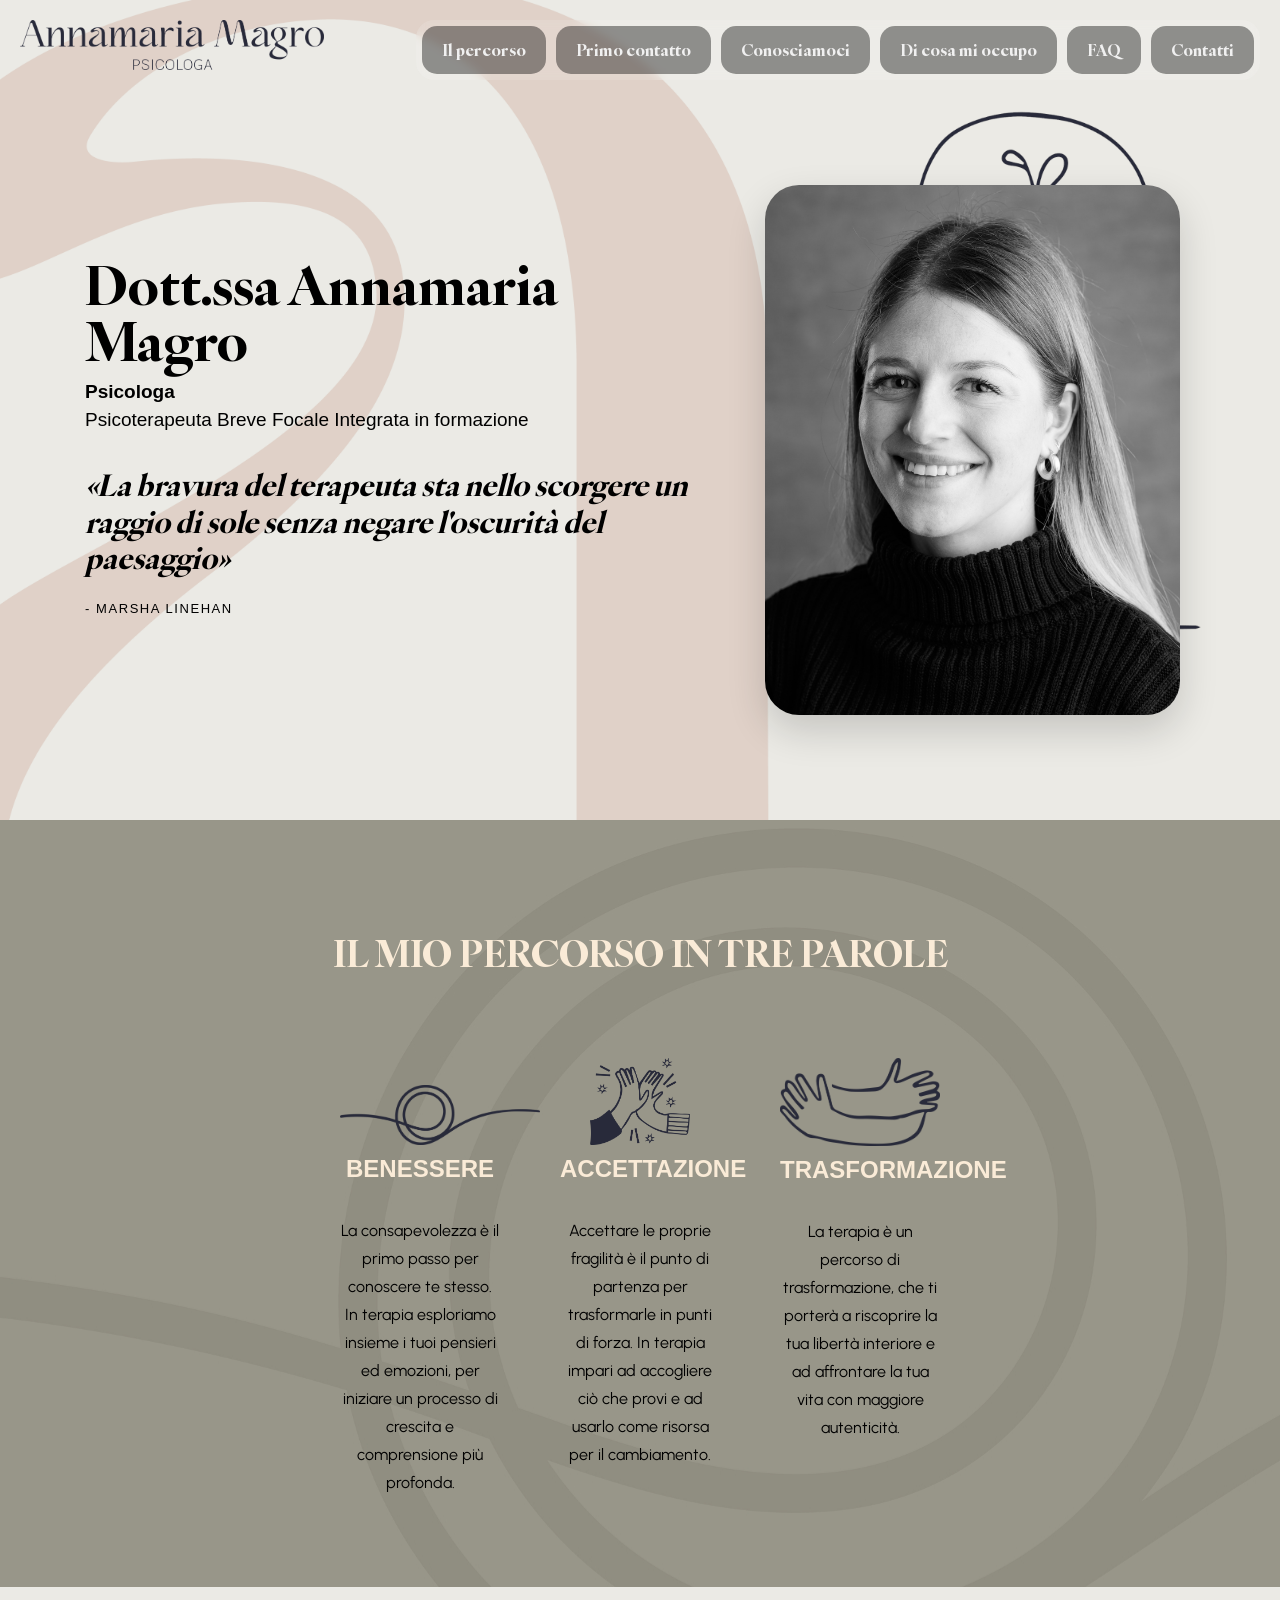
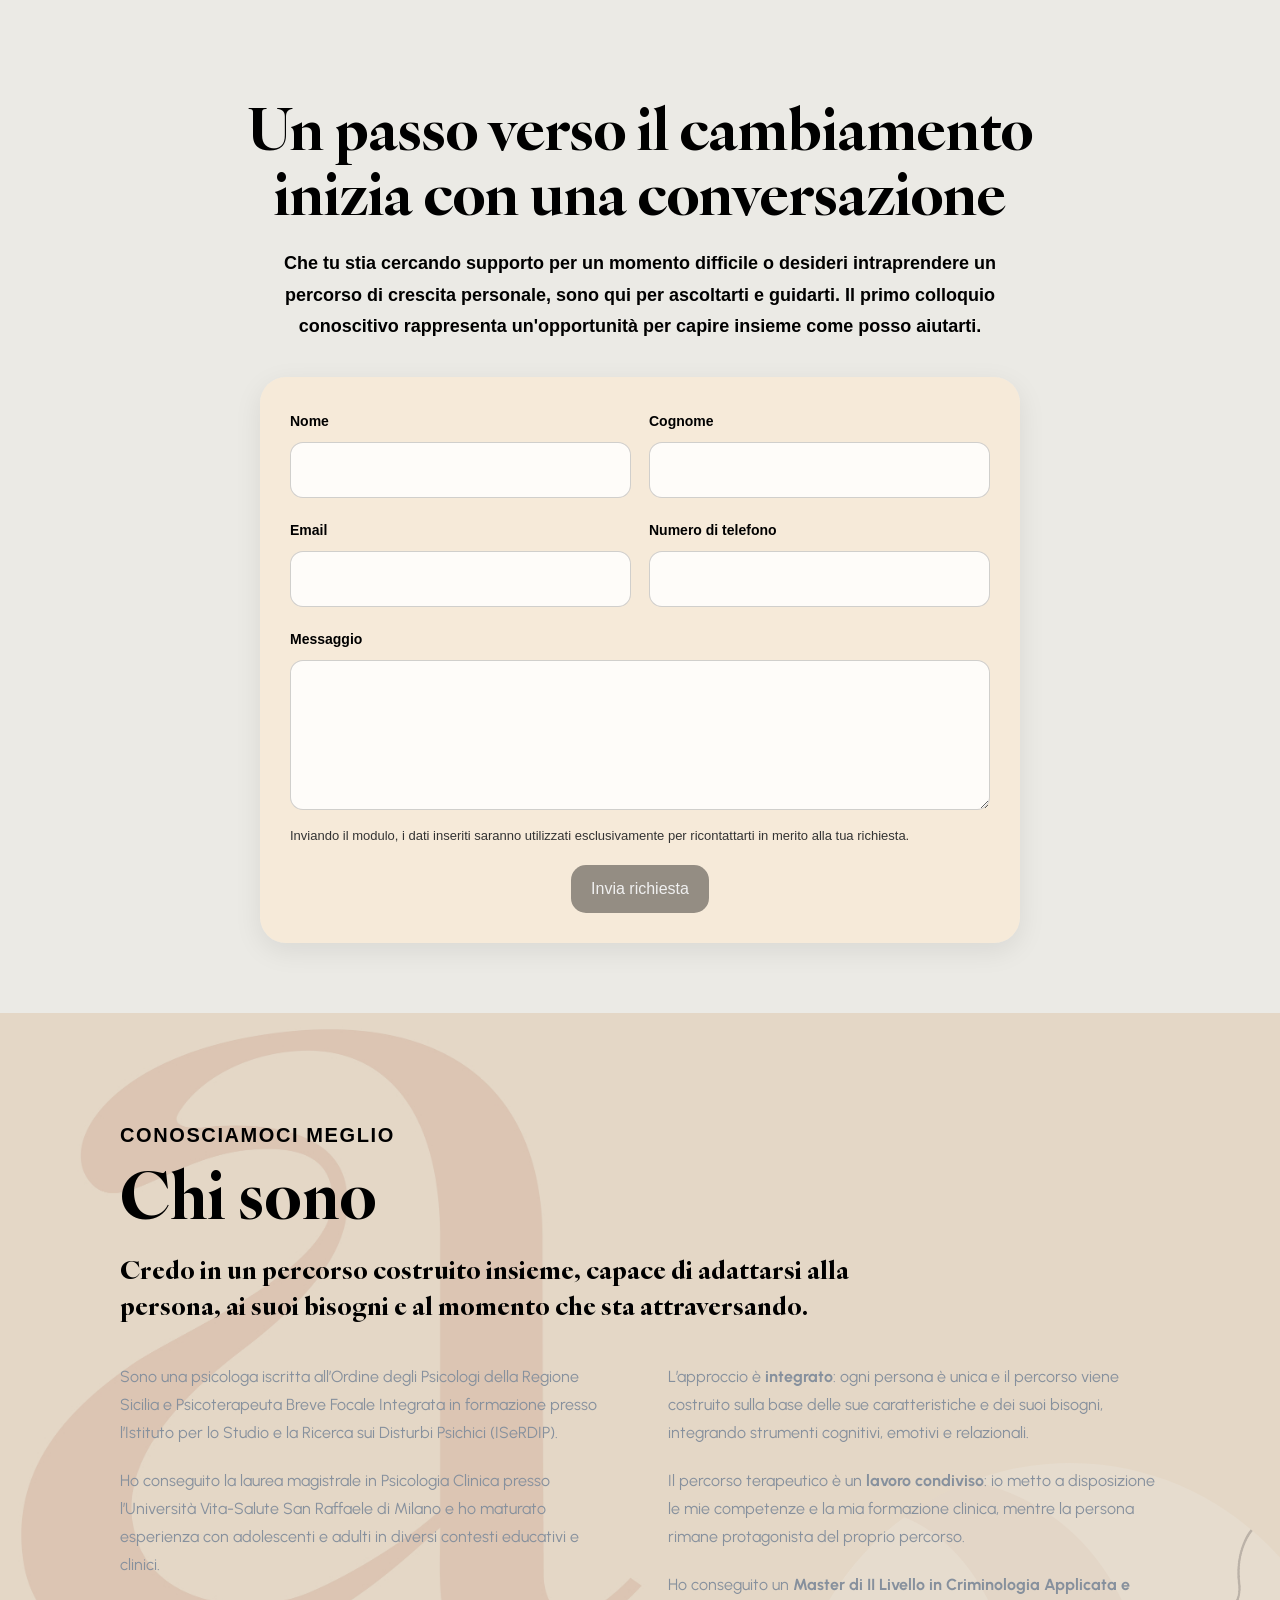
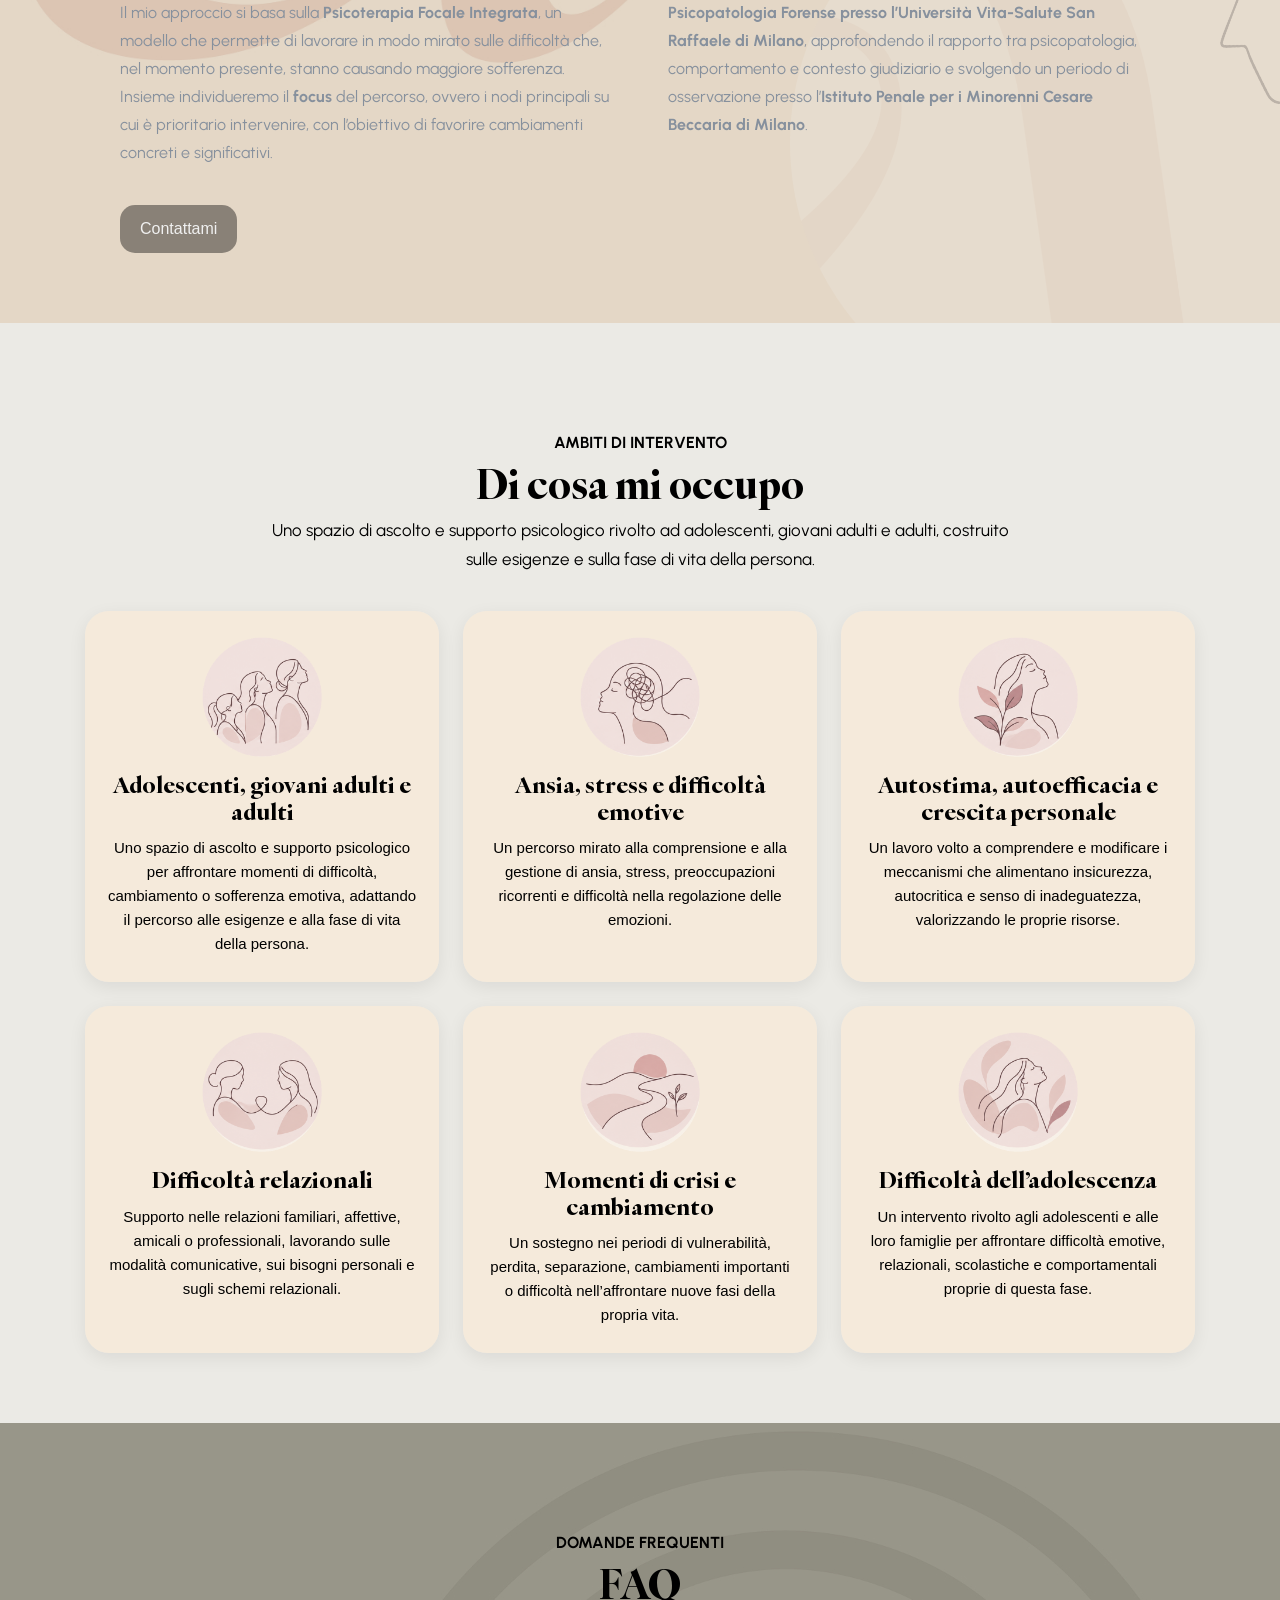
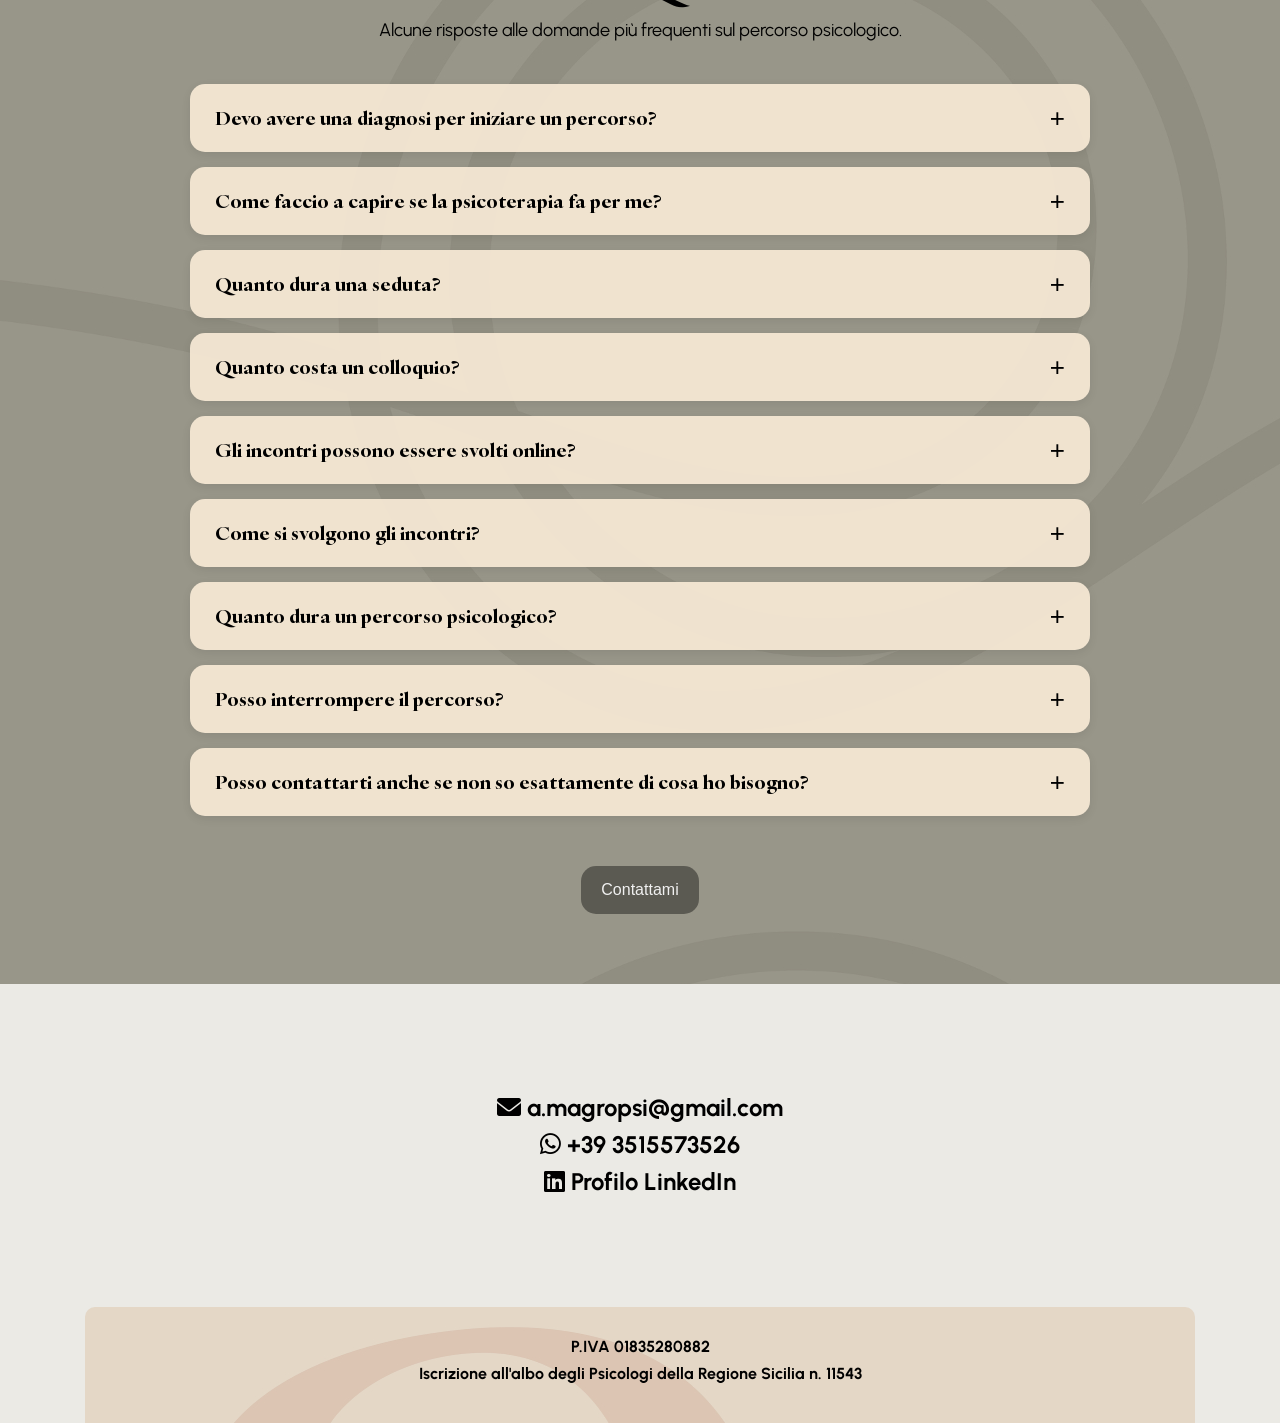
<file: index.html>
<!doctype html>
<html class="no-js" lang="it">

<head>
   <meta charset="utf-8">
   <meta http-equiv="x-ua-compatible" content="ie=edge">

   <title>Dottoressa Annamaria Magro - Psicologa e Psicoterapeuta in formazione</title>

   <meta name="description" content="Dottoressa Annamaria Magro - Psicologa e Psicoterapeuta Breve Focale Integrata in formazione. Supporto psicologico per adolescenti, giovani adulti e adulti.">
   <meta name="viewport" content="width=device-width, initial-scale=1">
   <meta name="theme-style-mode" content="1">

   <link rel="shortcut icon" type="image/x-icon" href="assets/img/favicon.ico">

   <link rel="stylesheet" href="assets/css/bootstrap.min.css">
   <link rel="stylesheet" href="assets/css/animate.min.css">
   <link rel="stylesheet" href="assets/css/backToTop.css">
   <link rel="stylesheet" href="assets/css/default.css">
   <link rel="stylesheet" href="assets/css/style.css">

   <link rel="stylesheet"
      href="https://cdnjs.cloudflare.com/ajax/libs/font-awesome/6.0.0-beta3/css/all.min.css">
</head>

<style>

@font-face {
   font-family: 'IvyOra Display';
   src: url('assets/fonts/IvyOraDisplay-Bold.ttf') format('truetype');
}

/* =========================
   LOGO
========================= */

.logo {
   position: absolute;
   top: 20px;
   left: 20px;
   width: auto;
   height: 50px;
   z-index: 1000;
}


/* =========================
   MENU BUTTONS
========================= */

.buttons {
   display: none;
}

button {
   font-family: "Inter", sans-serif;
   padding: 10px 20px;
   font-size: 16px;
   color: #f0f0f0;
   background-color: rgba(0, 0, 0, 0.4);
   border: none;
   border-radius: 15px;
   cursor: pointer;
   transition: background-color 0.3s, color 0.3s;
}

button:hover {
   background-color: #FF69B4;
   color: white;
}


/* =========================
   DESKTOP
========================= */

@media (min-width: 1000px) {

   .buttons {
      position: fixed;
      top: 20px;
      right: 20px;
      display: flex;
      flex-direction: row;
      gap: 10px;
      z-index: 9999;
      padding: 6px;
      border-radius: 18px;
      background: rgba(255, 255, 255, 0.12);
      backdrop-filter: blur(5px);
      -webkit-backdrop-filter: blur(5px);
   }

   .text-box-container {
      display: flex;
      justify-content: center;
      gap: 20px;
      margin-top: 20px;
   }

   .text-box {
      border-radius: 15px;
      padding: 20px;
      text-align: center;
      width: 200px;
   }

   .text-box img {
      width: 100%;
      height: auto;
      border-radius: 15px 15px 0 0;
   }

   .text-box h3 {
      margin: 10px 0 5px;
      color: #FAEBD7;
      font-family: "Inter", sans-serif;
   }

   .text-box p {
      margin: 0;
   }

   .art-name-details-d h4:not(:last-of-type)::after {
      content: '';
      position: absolute;
      left: -21px;
      top: 19px;
      width: 2px;
      height: calc(100% + 120px);
      background-color: #000;
   }
}


/* =========================
   MOBILE
========================= */

@media (max-width: 999px) {

   .text-box-container {
      display: flex;
      flex-direction: column;
      align-items: center;
      gap: 20px;
   }

   .text-box {
      text-align: center;
      width: 100%;
   }

   .text-box img {
      margin: 0 auto;
   }

   .art-name-details-d h4:not(:last-of-type)::after {
      content: '';
      position: absolute;
      left: -21px;
      top: 19px;
      width: 2px;
      height: calc(100% + 200px);
      background-color: #000;
   }

   .custom-br {
      display: none;
   }

   .logo {
      transform: translateX(10px);
   }

   .buttons {
      flex-wrap: wrap;
      justify-content: center;
      right: 10px;
      left: 10px;
   }

   .buttons button {
      font-size: 14px;
      padding: 8px 12px;
   }
}


/* =========================
   TIMELINE / ABOUT
========================= */

.art-name-details-d {
   position: relative;
   padding-left: 30px;
}

.art-name-details-d h4 {
   position: relative;
   margin-bottom: 20px;
   padding-left: 10px;
}

.art-name-details-d h4::before {
   content: '';
   position: absolute;
   left: -30px;
   top: 0;
   width: 20px;
   height: 20px;
   border: 2px solid #000;
   border-radius: 50%;
   background-color: #FAEBD7;
}


/* =========================
   FAQ
========================= */

.faq-section {
   max-width: 900px;
   margin: 0 auto;
}

.faq-item {
   margin-bottom: 15px;
   border-radius: 15px;
   overflow: hidden;
   background-color: rgba(250, 235, 215, 0.90);
   box-shadow: 0 3px 10px rgba(0, 0, 0, 0.08);
}

.faq-question {
   width: 100%;
   display: flex;
   align-items: center;
   justify-content: space-between;
   text-align: left;

   padding: 20px 25px;

   background-color: transparent;
   color: #000000;

   border: none;
   border-radius: 0;

   font-family: 'IvyOra Display';
   font-size: 19px;

   cursor: pointer;
}

.faq-question:hover {
   background-color: rgba(255, 105, 180, 0.15);
   color: #000000;
}

.faq-icon {
   font-family: Arial, sans-serif;
   font-size: 26px;
   font-weight: normal;
   margin-left: 20px;
   transition: transform 0.3s ease;
}

.faq-answer {
   display: none;
   padding: 0 25px 22px 25px;
}

.faq-answer p {
   margin: 0;
   color: #000000;
   font-family: "Inter", sans-serif;
   font-size: 16px;
   line-height: 1.7;
}

.faq-item.active .faq-answer {
   display: block;
}

.faq-item.active .faq-icon {
   transform: rotate(45deg);
}


/* =========================
   FAQ MOBILE
========================= */

@media (max-width: 767px) {

   .faq-section {
      width: 100%;
   }

   .faq-question {
      font-size: 16px;
      padding: 17px 18px;
   }

   .faq-answer {
      padding: 0 18px 18px 18px;
   }

   .faq-answer p {
      font-size: 15px;
      line-height: 1.6;
   }

   .faq-icon {
      font-size: 23px;
      margin-left: 10px;
   }
}


/* =========================
   CHI SONO / AREE DI INTERVENTO
========================= */
.about-split { align-items: center; }
.about-photo-wrap { text-align: center; margin-bottom: 30px; }
.about-photo { width: 100%; max-width: 430px; max-height: 600px; object-fit: cover; object-position: center top; border-radius: 34px; box-shadow: 0 12px 35px rgba(0,0,0,.12); }
.about-copy { max-width: 650px; }
.about-copy p { color:#000; line-height:1.75; font-size:16px; }
.intervention-intro { max-width: 760px; margin: 0 auto 38px; color:#000; font-size:17px; line-height:1.7; }
.intervention-grid { display:grid; grid-template-columns:repeat(3,1fr); gap:24px; }
.intervention-card { background:rgba(250,235,215,.72); border-radius:24px; padding:26px 22px; text-align:center; box-shadow:0 5px 18px rgba(0,0,0,.07); }
.intervention-card img { width:120px; height:120px; object-fit:contain; margin:0 auto 14px; }
.intervention-card h3 { color:#000; font-family:'IvyOra Display'; font-size:23px; line-height:1.15; margin-bottom:12px; }
.intervention-card p { color:#000; font-family:'Inter',sans-serif; font-size:15px; line-height:1.6; margin:0; }
@media (max-width: 999px) { .intervention-grid { grid-template-columns:repeat(2,1fr); } .about-copy { margin:0 auto; } }
@media (max-width: 600px) { .intervention-grid { grid-template-columns:1fr; } .about-photo { max-width:330px; border-radius:26px; } .intervention-card { padding:22px 18px; } }


/* =========================
   MENU MOBILE COMPATTO
========================= */
.mobile-menu-toggle { display: none; }

@media (max-width: 999px) {
   .mobile-menu-toggle {
      position: fixed;
      top: 16px;
      right: 16px;
      z-index: 10001;
      display: flex;
      align-items: center;
      justify-content: center;
      width: 46px;
      height: 46px;
      padding: 0;
      border-radius: 50%;
      font-size: 22px;
      background-color: rgba(0, 0, 0, 0.58);
      color: #fff;
      box-shadow: 0 4px 14px rgba(0,0,0,.15);
   }

   .buttons {
      position: fixed;
      top: 70px;
      right: 16px;
      left: auto;
      z-index: 10000;
      display: none;
      width: min(270px, calc(100vw - 32px));
      padding: 12px;
      flex-direction: column;
      flex-wrap: nowrap;
      gap: 8px;
      border-radius: 18px;
      background: rgba(30, 30, 30, 0.90);
      box-shadow: 0 8px 24px rgba(0,0,0,.18);
      backdrop-filter: blur(8px);
      -webkit-backdrop-filter: blur(8px);
   }

   .buttons.mobile-open { display: flex; }

   .buttons button {
      width: 100%;
      font-size: 15px;
      padding: 10px 14px;
      text-align: center;
      background-color: rgba(255,255,255,.10);
   }
}


/* HERO HOME CON RITRATTO */
.hero-home{min-height:712px;height:auto!important;background-size:cover;background-position:center;display:flex;align-items:center}.hero-home .container{width:100%}.hero-home-row{min-height:560px;align-items:center}.hero-home-copy{padding-top:60px;padding-bottom:40px}.hero-kicker{margin:0 0 10px;color:#000;font-family:Inter,sans-serif;font-size:16px;letter-spacing:.08em;text-transform:uppercase}.hero-name{margin:0 0 8px;color:#000;font-family:'IvyOra Display';font-size:clamp(38px,4.2vw,62px);line-height:1.05}.hero-role{margin:0 0 32px;color:#000;font-family:Inter,sans-serif;font-size:19px;line-height:1.5}.hero-quote{max-width:610px;margin:0;color:#000;font-family:'IvyOra Display';font-size:clamp(25px,2.3vw,36px);line-height:1.25}.hero-author{margin-top:18px;color:#000;font-family:Inter,sans-serif;font-size:13px;letter-spacing:.12em;text-transform:uppercase}.hero-photo-wrap{display:flex;justify-content:center;align-items:center;padding:75px 15px 35px;position:relative}

.hero-photo{position:relative;z-index:1}.hero-photo{width:min(100%,430px);height:530px;object-fit:cover;object-position:center 24%;border-radius:34px;box-shadow:0 16px 38px rgba(0,0,0,.16)}
@media(max-width:999px){.hero-home{min-height:auto;padding-top:90px}.hero-home-row{min-height:auto}.hero-home-copy{padding:35px 20px 10px;text-align:center}.hero-role{margin-bottom:24px}.hero-quote{margin-left:auto;margin-right:auto}.hero-photo-wrap{padding:20px 25px 55px}.hero-photo{width:min(100%,350px);height:430px;border-radius:28px}}


/* =========================
   CHI SONO - VERSIONE SENZA FOTO
========================= */
.about-redesign {
   position: relative;
   overflow: hidden;
   background-image: url('assets/img/image3.jpg');
   background-size: cover;
   background-position: center;
}

.about-redesign::after {
   content: "";
   position: absolute;
   right: -70px;
   bottom: -100px;
   width: 560px;
   height: 560px;
   background: url('assets/img/sfondo11.png') center/cover no-repeat;
   opacity: .22;
   border-radius: 50%;
   transform: rotate(-8deg);
   pointer-events: none;
}

.about-redesign .container {
   position: relative;
   z-index: 1;
}

.about-redesign-inner {
   max-width: 1040px;
   margin: 0 auto;
}

.about-redesign-header {
   max-width: 760px;
   margin-bottom: 38px;
}

.about-redesign-header h4 {
   color: #000;
   font-family: "Inter", sans-serif;
   letter-spacing: .08em;
   margin-bottom: 10px;
}

.about-redesign-header h1 {
   color: #000;
   font-family: 'IvyOra Display';
   font-size: clamp(42px, 5vw, 66px);
   margin-bottom: 18px;
}

.about-redesign-intro {
   color: #000;
   font-family: 'IvyOra Display';
   font-size: 25px;
   line-height: 1.45;
   max-width: 780px;
   margin: 0;
}

.about-text-columns {
   columns: 2;
   column-gap: 55px;
   color: #000;
   font-family: "Inter", sans-serif;
   font-size: 16px;
   line-height: 1.8;
}

.about-text-columns p {
   margin: 0 0 20px;
   break-inside: avoid;
}

.about-contact {
   margin-top: 32px;
}

@media (max-width: 767px) {
   .about-redesign::after {
      width: 360px;
      height: 360px;
      right: -150px;
      bottom: -50px;
      opacity: .16;
   }

   .about-redesign-header {
      text-align: center;
      margin-left: auto;
      margin-right: auto;
   }

   .about-redesign-intro {
      font-size: 21px;
   }

   .about-text-columns {
      columns: 1;
      font-size: 15.5px;
      line-height: 1.75;
   }

   .about-contact {
      text-align: center;
   }
}


.contact-intro-section{background-image:url('assets/img/sfondo1.jpg');background-size:cover;background-position:center}
.contact-intro-wrap{max-width:980px;margin:0 auto}.contact-intro-copy{max-width:790px;margin:0 auto 34px;text-align:center}
.contact-intro-copy h1{color:#000;font-family:'IvyOra Display';font-size:clamp(38px,4.5vw,60px);line-height:1.12;margin-bottom:22px}
.contact-intro-copy p{color:#000;font-family:"Inter",sans-serif;font-size:18px;line-height:1.75}
.contact-form{max-width:760px;margin:0 auto;padding:30px;background:rgba(250,235,215,.78);border-radius:26px;box-shadow:0 8px 28px rgba(0,0,0,.08)}
.contact-form-grid{display:grid;grid-template-columns:1fr 1fr;gap:18px}.contact-field{display:flex;flex-direction:column;gap:7px}.contact-field.full{grid-column:1/-1}
.contact-field label{color:#000;font-family:"Inter",sans-serif;font-size:14px;font-weight:600}
.contact-field input,.contact-field textarea{width:100%;padding:13px 15px;border:1px solid rgba(0,0,0,.18);border-radius:13px;background:rgba(255,255,255,.84);color:#000;font-family:"Inter",sans-serif;font-size:16px;outline:none}
.contact-field textarea{min-height:150px;resize:vertical}.contact-form-note{margin:16px 0 0;color:#333;font:13px/1.5 "Inter",sans-serif}.contact-submit{margin-top:20px}
@media(max-width:650px){.contact-form-grid{grid-template-columns:1fr}.contact-form{padding:22px 18px}.contact-intro-copy p{font-size:16px}}

</style>


<body class="body-bg">

<main style="background-image: url('assets/img/sfondo1.jpg');">

   <!-- =========================
        LOGO
   ========================== -->

   <a href="index.html">
      <img src="assets/img/logo.png"
           alt="Logo"
           class="logo">
   </a>


   <!-- =========================
        HERO
   ========================== -->

   <section class="oc-category-area pt-110 pb-70 hero-home" style="background-image:url('assets/img/sfondo11.png');"><div class="container"><button class="mobile-menu-toggle" type="button" onclick="toggleMobileMenu()" aria-label="Apri il menu" aria-expanded="false"><i class="fas fa-bars"></i></button><div class="buttons"><button onclick="scrollToBlock('block2')" style="font-family:'IvyOra Display';">Il percorso</button><button onclick="scrollToBlock('block-contact-form')" style="font-family:'IvyOra Display';">Primo contatto</button><button onclick="scrollToBlock('block3')" style="font-family:'IvyOra Display';">Conosciamoci</button><button onclick="scrollToBlock('block-interventi')" style="font-family:'IvyOra Display';">Di cosa mi occupo</button><button onclick="scrollToBlock('block5')" style="font-family:'IvyOra Display';">FAQ</button><button onclick="scrollToBlock('block4')" style="font-family:'IvyOra Display';">Contatti</button></div><div class="row hero-home-row"><div class="col-xl-7 col-lg-7"><div class="hero-home-copy wow fadeInUp"><h1 class="hero-name">Dott.ssa Annamaria Magro</h1><p class="hero-role"><strong>Psicologa</strong><br>Psicoterapeuta Breve Focale Integrata in formazione</p><p class="hero-quote"><em>«La bravura del terapeuta sta nello scorgere un raggio di sole senza negare l'oscurità del paesaggio»</em></p><div class="hero-author">- Marsha Linehan</div></div></div><div class="col-xl-5 col-lg-5"><div class="hero-photo-wrap wow fadeInUp"><img src="assets/img/annamaria-home.jpg" alt="Dottoressa Annamaria Magro, psicologa" class="hero-photo"></div></div></div></div></section>


   <!-- =========================
        BLOCK 2 - SELF CARE
   ========================== -->

   <section class="oc-category-area pt-110 pb-70"
      style="background-image: url('assets/img/image2.jpg');"
      id="block2">

      <div class="container">

         <div class="row wow fadeInUp">

            <div class="col-lg-12">

               <div class="section-title1 pos-rel text-center mb-40">

                  <h1 class="section-main-title1"
                     style="
                        color: #FAEBD7;
                        font-family: 'IvyOra Display';
                     ">
                     IL MIO PERCORSO IN TRE PAROLE
                  </h1>

               </div>

            </div>

         </div>


         <div class="row wow fadeInUp">

            <div class="text-box-container">


               <!-- BENESSERE -->

               <div class="text-box">

                  <img src="assets/img/block2_1.png"
                       alt="Benessere"
                       style="
                          margin-top: 27.5px;
                          height: auto;
                          width: 200px;
                       ">

                  <h3>BENESSERE</h3>

                  <br>

                  <p style="color: #000000;">
                     La consapevolezza è il primo passo per conoscere
                     te stesso. In terapia esploriamo insieme i tuoi
                     pensieri ed emozioni, per iniziare un processo di
                     crescita e comprensione più profonda.
                  </p>

               </div>


               <!-- ACCETTAZIONE -->

               <div class="text-box">

                  <img src="assets/img/block2_2.png"
                       alt="Accettazione"
                       style="
                          height: auto;
                          width: 100px;
                       ">

                  <h3>ACCETTAZIONE</h3>

                  <br>

                  <p style="color: #000000;">
                     Accettare le proprie fragilità è il punto di partenza
                     per trasformarle in punti di forza. In terapia impari
                     ad accogliere ciò che provi e ad usarlo come risorsa
                     per il cambiamento.
                  </p>

               </div>


               <!-- TRASFORMAZIONE -->

               <div class="text-box">

                  <img src="assets/img/block2_3.png"
                       alt="Trasformazione"
                       style="
                          height: auto;
                          width: 160px;
                       ">

                  <h3>TRASFORMAZIONE</h3>

                  <br>

                  <p style="color: #000000;">
                     La terapia è un percorso di trasformazione, che ti
                     porterà a riscoprire la tua libertà interiore e ad
                     affrontare la tua vita con maggiore autenticità.
                  </p>

               </div>

            </div>

         </div>

      </div>

   </section>


   <!-- =========================
        NUOVO BLOCCO - PRIMO CONTATTO
   ========================== -->
   <section class="oc-category-area pt-110 pb-70 contact-intro-section" id="block-contact-form">
      <div class="container"><div class="contact-intro-wrap wow fadeInUp">
         <div class="contact-intro-copy">
            <h1>Un passo verso il cambiamento inizia con una conversazione</h1>
            <p><strong>Che tu stia cercando supporto per un momento difficile o desideri intraprendere un percorso di crescita personale, sono qui per ascoltarti e guidarti. Il primo colloquio conoscitivo rappresenta un'opportunità per capire insieme come posso aiutarti.</strong></p>
         </div>
         <form class="contact-form" action="https://formsubmit.co/a.magropsi@gmail.com" method="POST">
            <input type="hidden" name="_subject" value="Nuova richiesta dal sito annamariamagro.it">
            <input type="hidden" name="_captcha" value="false"><input type="text" name="_honey" style="display:none">
            <div class="contact-form-grid">
               <div class="contact-field"><label for="nome">Nome</label><input id="nome" name="Nome" type="text" autocomplete="given-name" required></div>
               <div class="contact-field"><label for="cognome">Cognome</label><input id="cognome" name="Cognome" type="text" autocomplete="family-name" required></div>
               <div class="contact-field"><label for="email">Email</label><input id="email" name="Email" type="email" autocomplete="email" required></div>
               <div class="contact-field"><label for="telefono">Numero di telefono</label><input id="telefono" name="Telefono" type="tel" autocomplete="tel" required></div>
               <div class="contact-field full"><label for="messaggio">Messaggio</label><textarea id="messaggio" name="Messaggio" required></textarea></div>
            </div>
            <p class="contact-form-note">Inviando il modulo, i dati inseriti saranno utilizzati esclusivamente per ricontattarti in merito alla tua richiesta.</p>
            <div class="contact-submit text-center"><button type="submit">Invia richiesta</button></div>
         </form>
      </div></div>
   </section>

   <!-- =========================
        BLOCK 3 - CHI SONO
   ========================== -->

   <section class="oc-category-area pt-110 pb-70 about-redesign" id="block3">

      <div class="container">
         <div class="about-redesign-inner wow fadeInUp">

            <div class="about-redesign-header">
               <h4>CONOSCIAMOCI MEGLIO</h4>
               <h1>Chi sono</h1>
               <p class="about-redesign-intro">
                  Credo in un percorso costruito insieme, capace di adattarsi alla persona,
                  ai suoi bisogni e al momento che sta attraversando.
               </p>
            </div>

            <div class="about-text-columns">
               <p>
                  Sono una psicologa iscritta all’Ordine degli Psicologi della Regione Sicilia
                  e Psicoterapeuta Breve Focale Integrata in formazione presso l’Istituto per
                  lo Studio e la Ricerca sui Disturbi Psichici (ISeRDIP).
               </p>

               <p>
                  Ho conseguito la laurea magistrale in Psicologia Clinica presso l’Università
                  Vita-Salute San Raffaele di Milano e ho maturato esperienza con adolescenti
                  e adulti in diversi contesti educativi e clinici.
               </p>

               <p>
                  Il mio approccio si basa sulla <strong>Psicoterapia Focale Integrata</strong>,
                  un modello che permette di lavorare in modo mirato sulle difficoltà che,
                  nel momento presente, stanno causando maggiore sofferenza. Insieme
                  individueremo il <strong>focus</strong> del percorso, ovvero i nodi principali
                  su cui è prioritario intervenire, con l’obiettivo di favorire cambiamenti
                  concreti e significativi.
               </p>

               <p>
                  L’approccio è <strong>integrato</strong>: ogni persona è unica e il percorso
                  viene costruito sulla base delle sue caratteristiche e dei suoi bisogni,
                  integrando strumenti cognitivi, emotivi e relazionali.
               </p>

               <p>
                  Il percorso terapeutico è un <strong>lavoro condiviso</strong>: io metto a
                  disposizione le mie competenze e la mia formazione clinica, mentre la persona
                  rimane protagonista del proprio percorso.
               </p>

               <p>
                  Ho conseguito un <strong>Master di II Livello in Criminologia Applicata e
                  Psicopatologia Forense presso l’Università Vita-Salute San Raffaele di Milano</strong>,
                  approfondendo il rapporto tra psicopatologia, comportamento e contesto giudiziario
                  e svolgendo un periodo di osservazione presso l’<strong>Istituto Penale per i
                  Minorenni Cesare Beccaria di Milano</strong>.
               </p>
            </div>

            <div class="about-contact">
               <button onclick="scrollToBlock('block4')">Contattami</button>
            </div>

         </div>
      </div>

   </section>


   <!-- =========================
        BLOCK 4 - DI COSA MI OCCUPO
   ========================== -->

   <section class="oc-category-area pt-110 pb-70"
      style="background-image: url('assets/img/sfondo1.jpg');"
      id="block-interventi">

      <div class="container">
         <div class="row wow fadeInUp">
            <div class="col-lg-12 text-center">
               <h5 style="color:#000000;">AMBITI DI INTERVENTO</h5>
               <h1 style="color:#000000; font-family:'IvyOra Display';">Di cosa mi occupo</h1>
               <p class="intervention-intro">Uno spazio di ascolto e supporto psicologico rivolto ad adolescenti, giovani adulti e adulti, costruito sulle esigenze e sulla fase di vita della persona.</p>
            </div>
         </div>

         <div class="intervention-grid wow fadeInUp">
            <div class="intervention-card">
               <img src="assets/img/area-supporto-new.png" alt="Illustrazione supporto psicologico">
               <h3>Adolescenti, giovani adulti e adulti</h3>
               <p>Uno spazio di ascolto e supporto psicologico per affrontare momenti di difficoltà, cambiamento o sofferenza emotiva, adattando il percorso alle esigenze e alla fase di vita della persona.</p>
            </div>

            <div class="intervention-card">
               <img src="assets/img/area-ansia-new.png" alt="Illustrazione ansia e stress">
               <h3>Ansia, stress e difficoltà emotive</h3>
               <p>Un percorso mirato alla comprensione e alla gestione di ansia, stress, preoccupazioni ricorrenti e difficoltà nella regolazione delle emozioni.</p>
            </div>

            <div class="intervention-card">
               <img src="assets/img/area-autostima-new.png" alt="Illustrazione autostima e crescita personale">
               <h3>Autostima, autoefficacia e crescita personale</h3>
               <p>Un lavoro volto a comprendere e modificare i meccanismi che alimentano insicurezza, autocritica e senso di inadeguatezza, valorizzando le proprie risorse.</p>
            </div>

            <div class="intervention-card">
               <img src="assets/img/area-relazioni-new.png" alt="Illustrazione difficoltà relazionali">
               <h3>Difficoltà relazionali</h3>
               <p>Supporto nelle relazioni familiari, affettive, amicali o professionali, lavorando sulle modalità comunicative, sui bisogni personali e sugli schemi relazionali.</p>
            </div>

            <div class="intervention-card">
               <img src="assets/img/area-cambiamento-new.png" alt="Illustrazione momenti di crisi e cambiamento">
               <h3>Momenti di crisi e cambiamento</h3>
               <p>Un sostegno nei periodi di vulnerabilità, perdita, separazione, cambiamenti importanti o difficoltà nell’affrontare nuove fasi della propria vita.</p>
            </div>

            <div class="intervention-card">
               <img src="assets/img/area-adolescenza-new.png" alt="Illustrazione adolescenza">
               <h3>Difficoltà dell’adolescenza</h3>
               <p>Un intervento rivolto agli adolescenti e alle loro famiglie per affrontare difficoltà emotive, relazionali, scolastiche e comportamentali proprie di questa fase.</p>
            </div>
         </div>
      </div>
   </section>
   
   <!-- =========================
        BLOCK 4 - FAQ
   ========================== -->

   <section class="oc-category-area pt-110 pb-70"
      style="background-image: url('assets/img/image2.jpg');"
      id="block5">

      <div class="container">

         <!-- TITOLO -->

         <div class="row wow fadeInUp">

            <div class="col-lg-12">

               <div class="section-title1 pos-rel text-center mb-40">

                  <h5 style="color: #000000;">
                     DOMANDE FREQUENTI
                  </h5>

                  <h1 style="
                     color: #000000;
                     font-family: 'IvyOra Display';
                  ">
                     FAQ
                  </h1>

                  <p style="
                     color: #000000;
                     font-size: 18px;
                  ">
                     Alcune risposte alle domande più frequenti
                     sul percorso psicologico.
                  </p>

               </div>

            </div>

         </div>


         <!-- FAQ -->

         <div class="row wow fadeInUp">

            <div class="col-lg-12">

               <div class="faq-section">


                  <!-- FAQ 1 -->

                  <div class="faq-item">

                     <button class="faq-question"
                        onclick="toggleFaq(this)">

                        <span>
                           Devo avere una diagnosi per iniziare
                           un percorso?
                        </span>

                        <span class="faq-icon">
                           +
                        </span>

                     </button>

                     <div class="faq-answer">

                        <p>
                           No. È possibile rivolgersi a uno psicologo anche
                           quando non si ha una diagnosi, ma si sta
                           attraversando un momento di difficoltà,
                           cambiamento o sofferenza e si desidera comprendere
                           meglio ciò che si sta vivendo.
                        </p>

                     </div>

                  </div>


                  <!-- FAQ 2 -->

                  <div class="faq-item">

                     <button class="faq-question"
                        onclick="toggleFaq(this)">

                        <span>
                           Come faccio a capire se la psicoterapia
                           fa per me?
                        </span>

                        <span class="faq-icon">
                           +
                        </span>

                     </button>

                     <div class="faq-answer">

                        <p>
                           Il primo colloquio serve anche a questo. È uno
                           spazio per conoscerci, comprendere insieme la
                           situazione e valutare quale tipo di intervento
                           possa essere più adeguato alle tue esigenze.
                        </p>

                     </div>

                  </div>


                  <!-- FAQ 3 -->

                  <div class="faq-item">

                     <button class="faq-question"
                        onclick="toggleFaq(this)">

                        <span>
                           Quanto dura una seduta?
                        </span>

                        <span class="faq-icon">
                           +
                        </span>

                     </button>

                     <div class="faq-answer">

                        <p>
                           Ogni colloquio ha una durata di
                           <strong>45 minuti</strong>.
                        </p>

                     </div>

                  </div>


                  <!-- FAQ 4 -->

                  <div class="faq-item">

                     <button class="faq-question"
                        onclick="toggleFaq(this)">

                        <span>
                           Quanto costa un colloquio?
                        </span>

                        <span class="faq-icon">
                           +
                        </span>

                     </button>

                     <div class="faq-answer">

                        <p>
                           Il costo di un colloquio è di
                           <strong>60 €</strong>.
                        </p>

                     </div>

                  </div>


                  <!-- FAQ 5 -->

                  <div class="faq-item">

                     <button class="faq-question"
                        onclick="toggleFaq(this)">

                        <span>
                           Gli incontri possono essere svolti online?
                        </span>

                        <span class="faq-icon">
                           +
                        </span>

                     </button>

                     <div class="faq-answer">

                        <p>
                           Sì. Gli incontri possono essere svolti
                           <strong>online</strong> oppure
                           <strong>in presenza presso il mio studio a
                           Milano, in Via Rossini 3</strong>.
                        </p>

                     </div>

                  </div>


                  <!-- FAQ 6 -->

                  <div class="faq-item">

                     <button class="faq-question"
                        onclick="toggleFaq(this)">

                        <span>
                           Come si svolgono gli incontri?
                        </span>

                        <span class="faq-icon">
                           +
                        </span>

                     </button>

                     <div class="faq-answer">

                        <p>
                           Gli incontri hanno generalmente una cadenza
                           settimanale, ma la frequenza può essere concordata
                           e modificata nel corso del percorso in base alle
                           esigenze della persona e agli obiettivi condivisi.
                        </p>

                     </div>

                  </div>


                  <!-- FAQ 7 -->

                  <div class="faq-item">

                     <button class="faq-question"
                        onclick="toggleFaq(this)">

                        <span>
                           Quanto dura un percorso psicologico?
                        </span>

                        <span class="faq-icon">
                           +
                        </span>

                     </button>

                     <div class="faq-answer">

                        <p>
                           Non esiste una durata uguale per tutti.
                           La Psicoterapia Focale Integrata permette di
                           lavorare in modo mirato su obiettivi specifici,
                           monitorando nel tempo l'andamento del percorso.

                           <br><br>

                           Il focus può inoltre essere ridefinito qualora
                           emergano nuove priorità.
                        </p>

                     </div>

                  </div>


                  <!-- FAQ 8 -->

                  <div class="faq-item">

                     <button class="faq-question"
                        onclick="toggleFaq(this)">

                        <span>
                           Posso interrompere il percorso?
                        </span>

                        <span class="faq-icon">
                           +
                        </span>

                     </button>

                     <div class="faq-answer">

                        <p>
                           Sì. Il percorso viene concordato e monitorato
                           insieme. Anche la conclusione rappresenta una fase
                           importante del lavoro terapeutico e, quando
                           possibile, viene discussa e programmata insieme,
                           valutando i risultati raggiunti e gli eventuali
                           aspetti ancora da approfondire.
                        </p>

                     </div>

                  </div>


                  <!-- FAQ 9 -->

                  <div class="faq-item">

                     <button class="faq-question"
                        onclick="toggleFaq(this)">

                        <span>
                           Posso contattarti anche se non so esattamente
                           di cosa ho bisogno?
                        </span>

                        <span class="faq-icon">
                           +
                        </span>

                     </button>

                     <div class="faq-answer">

                        <p>
                           Certamente. Non è necessario avere già chiaro
                           quale sia il problema o quale percorso
                           intraprendere.

                           <br><br>

                           Il primo colloquio può essere proprio l'occasione
                           per fare chiarezza sulla situazione e comprendere
                           insieme da dove iniziare.
                        </p>

                     </div>

                  </div>


               </div>

            </div>

         </div>


         <!-- PULSANTE CONTATTI -->

         <div class="row">

            <div class="col-lg-12 text-center"
               style="margin-top: 35px;">

               <button onclick="scrollToBlock('block4')">
                  Contattami
               </button>

            </div>

         </div>

      </div>

   </section>

</main>

<!-- =========================
        BLOCK 5 - CONTACT
   ========================== -->

   <section class="oc-category-area pt-110 pb-70" style="background-image:url('assets/img/sfondo1.jpg');" id="block4">
<div class="container"><div class="row wow fadeInUp"><div class="col-lg-12"><div class="section-title1 pos-rel text-center mb-40">
<h3 style="color:#000"><i class="fas fa-envelope"></i> a.magropsi@gmail.com</h3>
<h3 style="color:#000"><i class="fab fa-whatsapp"></i> +39 3515573526</h3>
<a href="https://www.linkedin.com/in/annamaria-magro-199384277/" target="_blank" rel="noopener noreferrer" style="text-decoration:none"><h3 style="color:#000"><i class="fab fa-linkedin"></i> Profilo LinkedIn</h3></a>
</div></div></div></div></section>


<!-- =========================
     FOOTER
========================== -->

<footer>

   <div class="copyright-area copyright1-area"
      style="background-image: url('assets/img/sfondo1.jpg');">

      <div class="container">

         <div class="copyright1-inner"
            style="background-image: url('assets/img/image3.jpg');">

            <div class="row wow fadeInUp">

               <div class="col-lg-12">

                  <div class="section-title1 pos-rel text-center mb-10">

                     <h5 style="color: #000000;">
                        P.IVA 01835280882
                     </h5>

                     <h5 style="color: #000000;">
                        Iscrizione all'albo degli Psicologi
                        della Regione Sicilia n. 11543
                     </h5>

                  </div>

               </div>

            </div>

         </div>

      </div>

   </div>

</footer>


<!-- =========================
     JAVASCRIPT
========================== -->

<script>

   /* =========================
      SCROLL MENU
   ========================== */


   function toggleMobileMenu() {
      const menu = document.querySelector('.buttons');
      const toggle = document.querySelector('.mobile-menu-toggle');
      if (!menu || !toggle) return;

      const isOpen = menu.classList.toggle('mobile-open');
      toggle.setAttribute('aria-expanded', isOpen ? 'true' : 'false');

      const icon = toggle.querySelector('i');
      if (icon) icon.className = isOpen ? 'fas fa-times' : 'fas fa-bars';
   }

   function closeMobileMenu() {
      const menu = document.querySelector('.buttons');
      const toggle = document.querySelector('.mobile-menu-toggle');
      if (menu) menu.classList.remove('mobile-open');
      if (toggle) {
         toggle.setAttribute('aria-expanded', 'false');
         const icon = toggle.querySelector('i');
         if (icon) icon.className = 'fas fa-bars';
      }
   }

   function scrollToBlock(blockId) {

      const block = document.getElementById(blockId);

      if (block) {

         block.scrollIntoView({
            behavior: 'smooth'
         });

         closeMobileMenu();

      }

   }


   /* =========================
      FAQ ACCORDION
   ========================== */

   function toggleFaq(button) {

      const faqItem = button.parentElement;

      const allFaqItems =
         document.querySelectorAll('.faq-item');

      /*
       * Chiude tutte le altre FAQ.
       * Se vuoi permettere l'apertura contemporanea
       * di più risposte, puoi eliminare questo blocco.
       */

      allFaqItems.forEach(function(item) {

         if (item !== faqItem) {

            item.classList.remove('active');

         }

      });


      /*
       * Apre/chiude la FAQ selezionata
       */

      faqItem.classList.toggle('active');

   }

</script>


<!-- =========================
     JS FILES
========================== -->

<script src="assets/js/vendor/jquery-3.6.0.min.js"></script>
<script src="assets/js/bootstrap.bundle.min.js"></script>
<script src="assets/js/meanmenu.js"></script>
<script src="assets/js/swiper-bundle.min.js"></script>
<script src="assets/js/magnific-popup.min.js"></script>
<script src="assets/js/backToTop.js"></script>
<script src="assets/js/cookie.js"></script>
<script src="assets/js/nice-select.min.js"></script>
<script src="assets/js/counterup.min.js"></script>
<script src="assets/js/wow.min.js"></script>
<script src="assets/js/imagesloaded.pkgd.min.js"></script>
<script src="assets/js/main.js"></script>


</body>
</html>
</file>
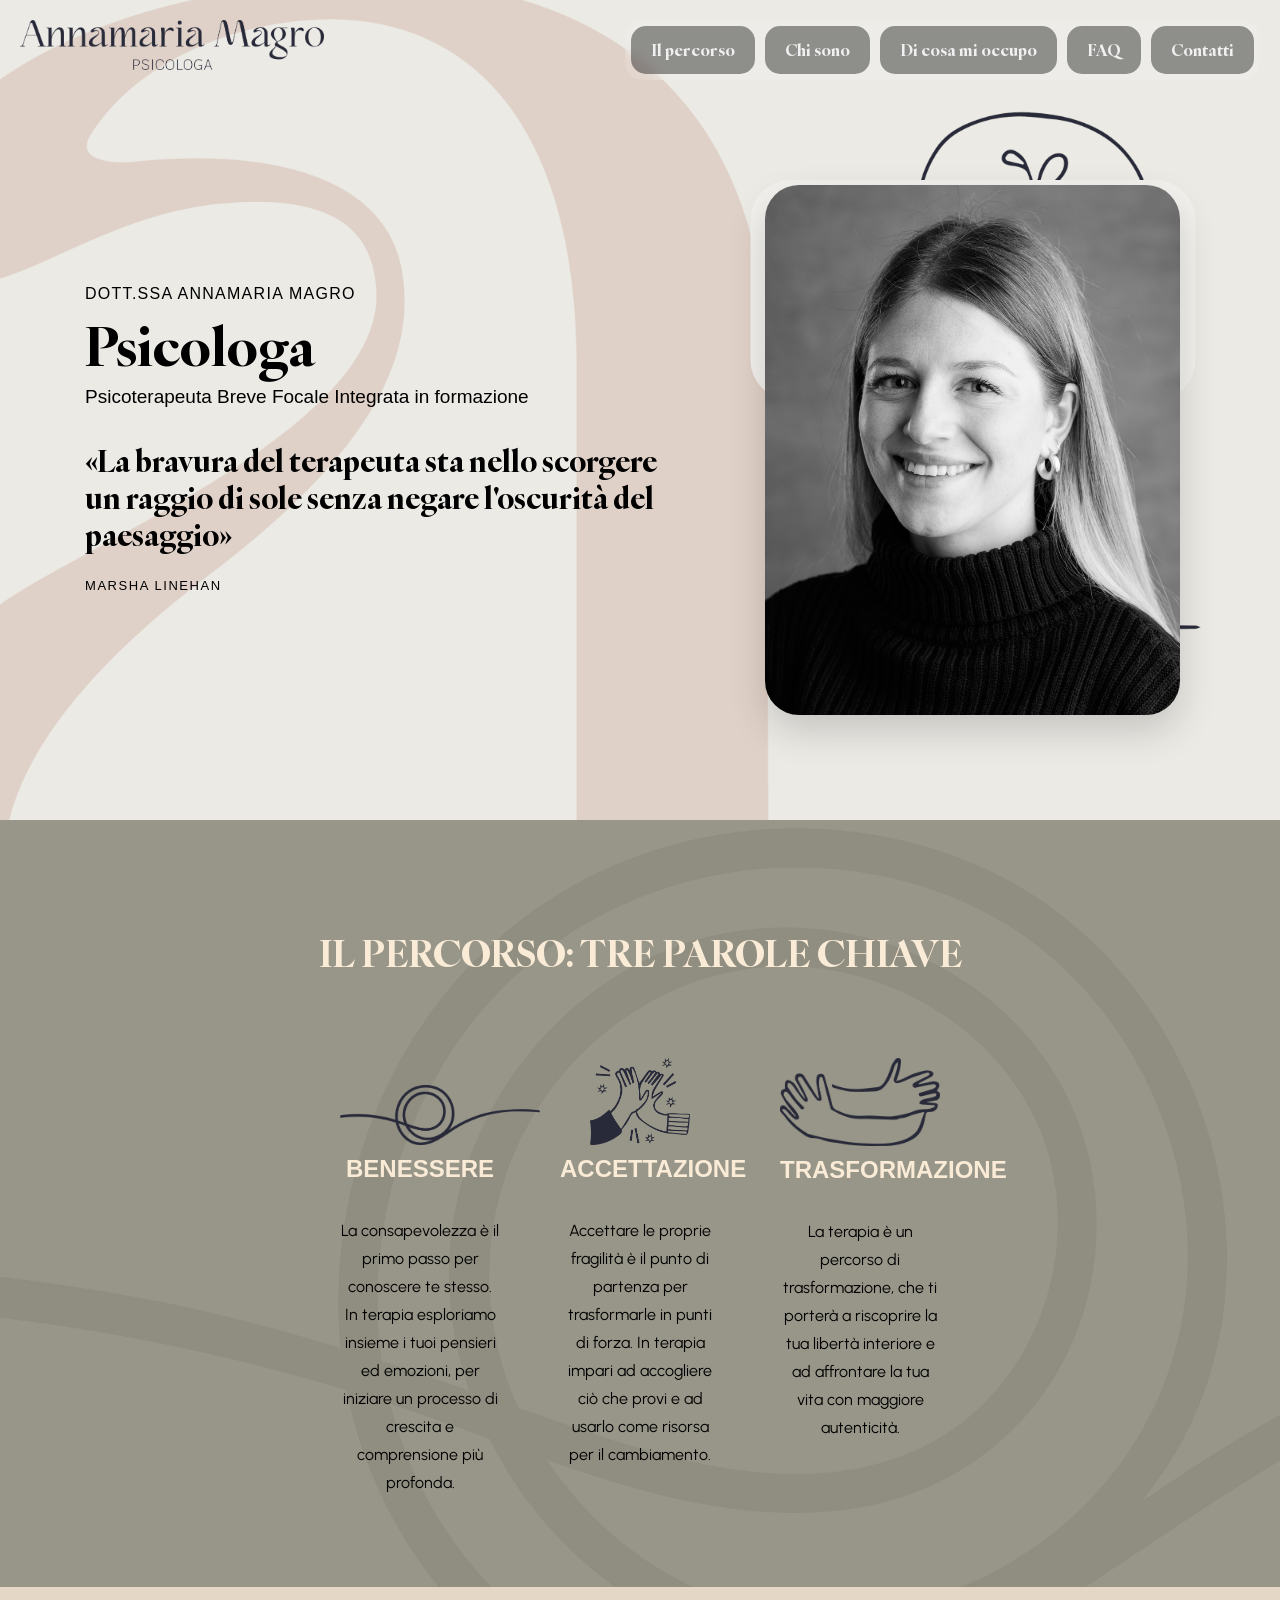
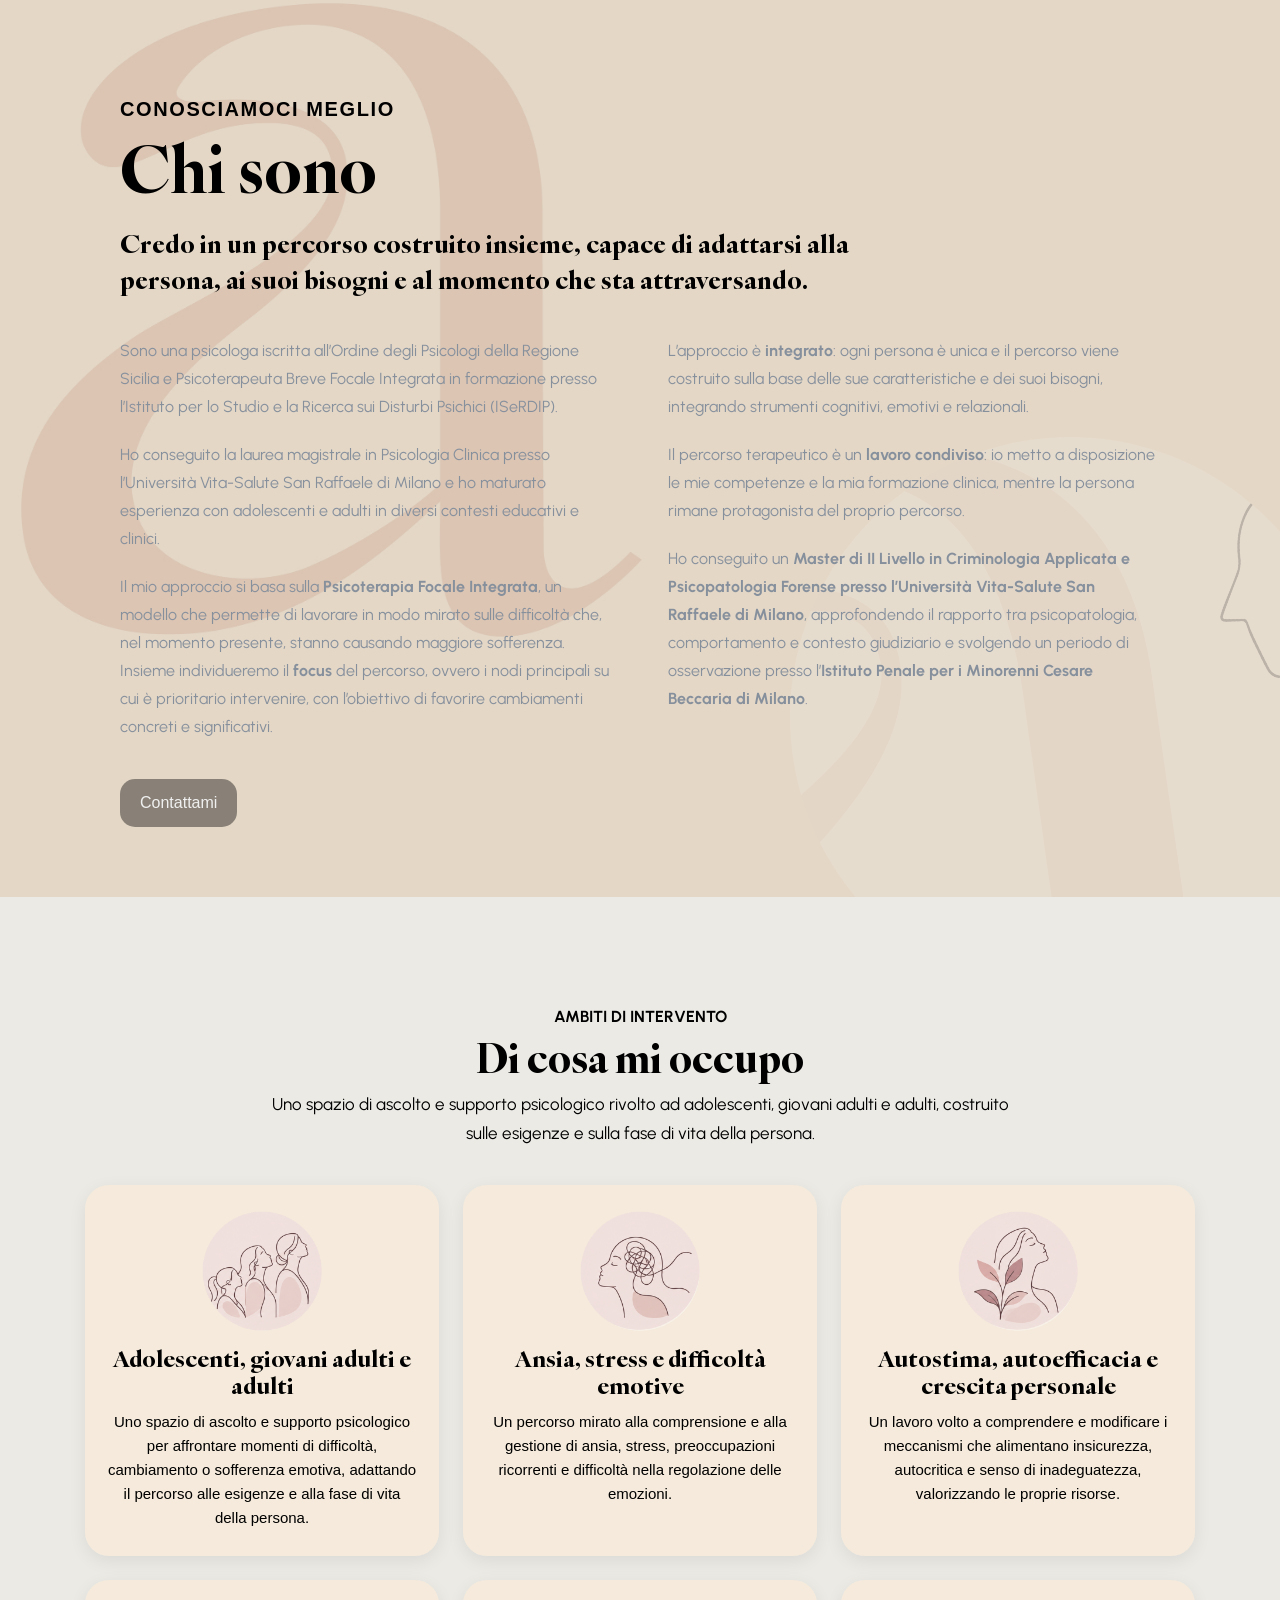
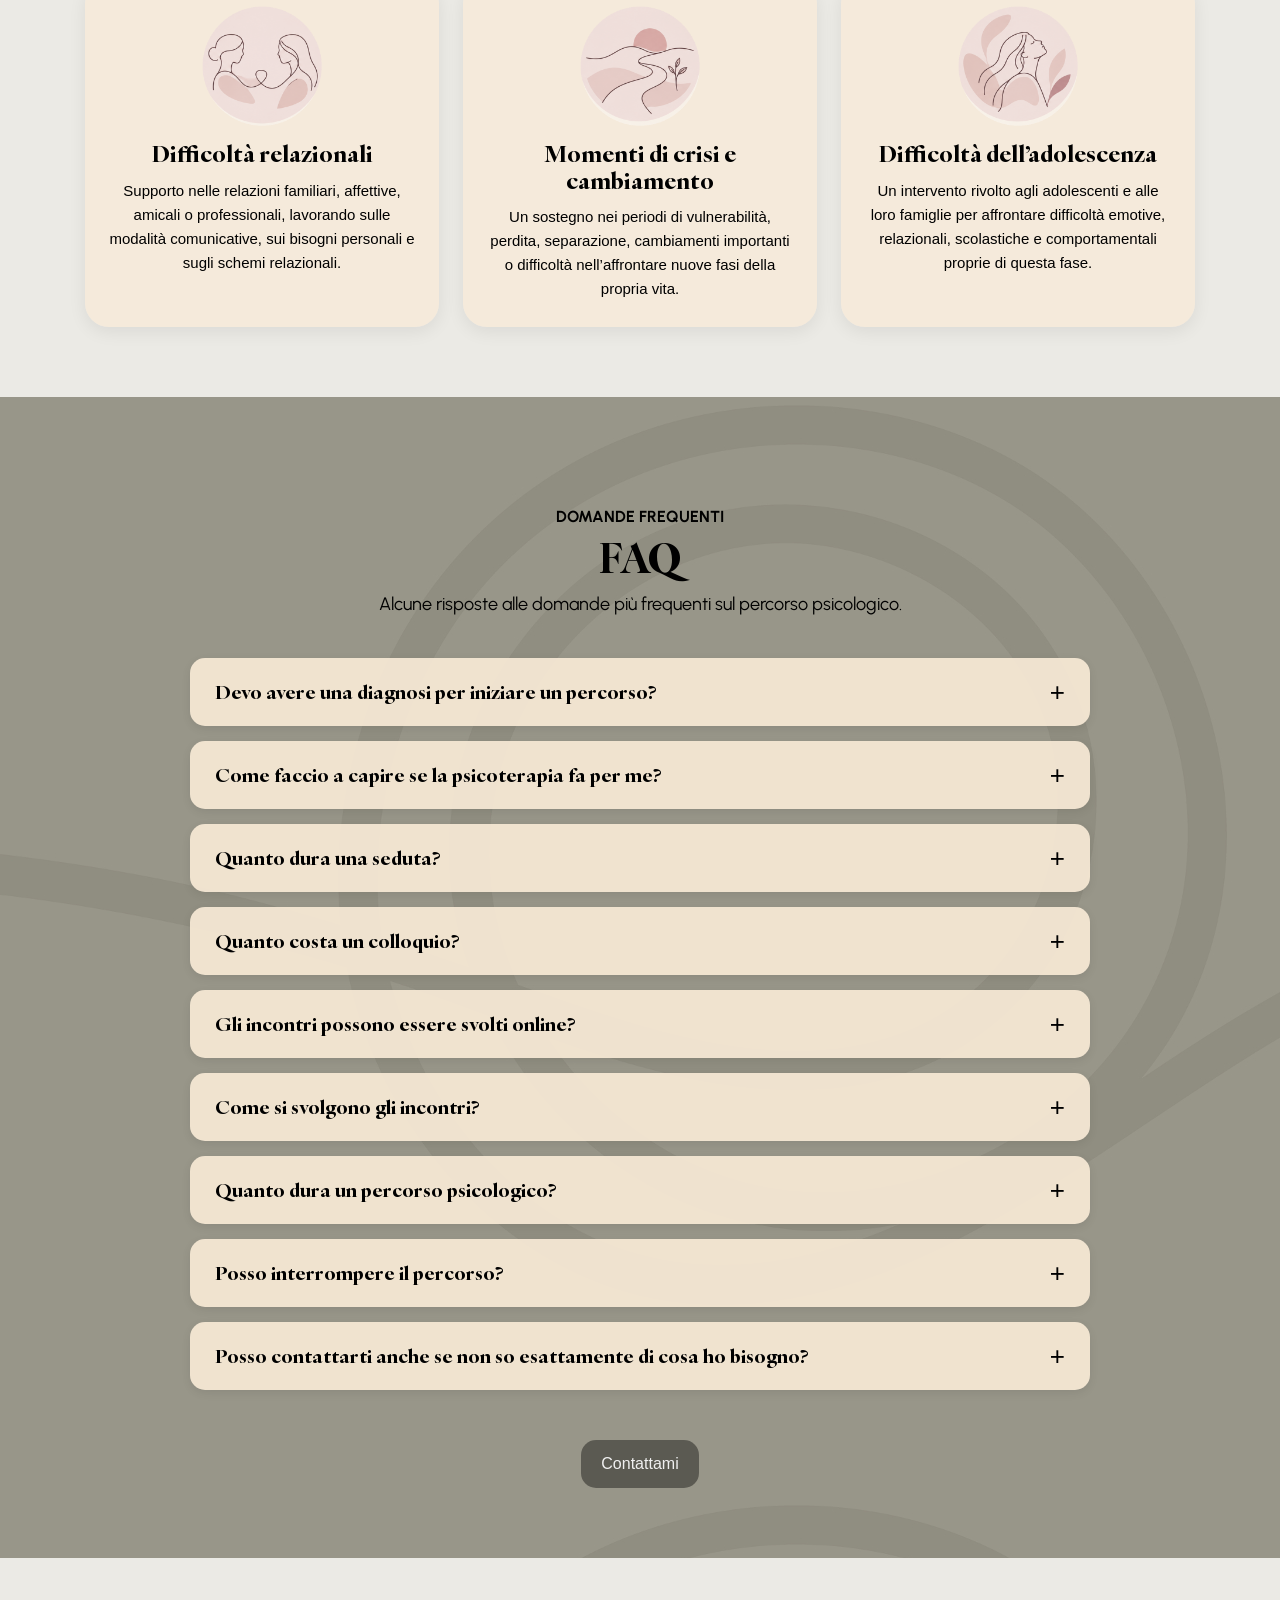
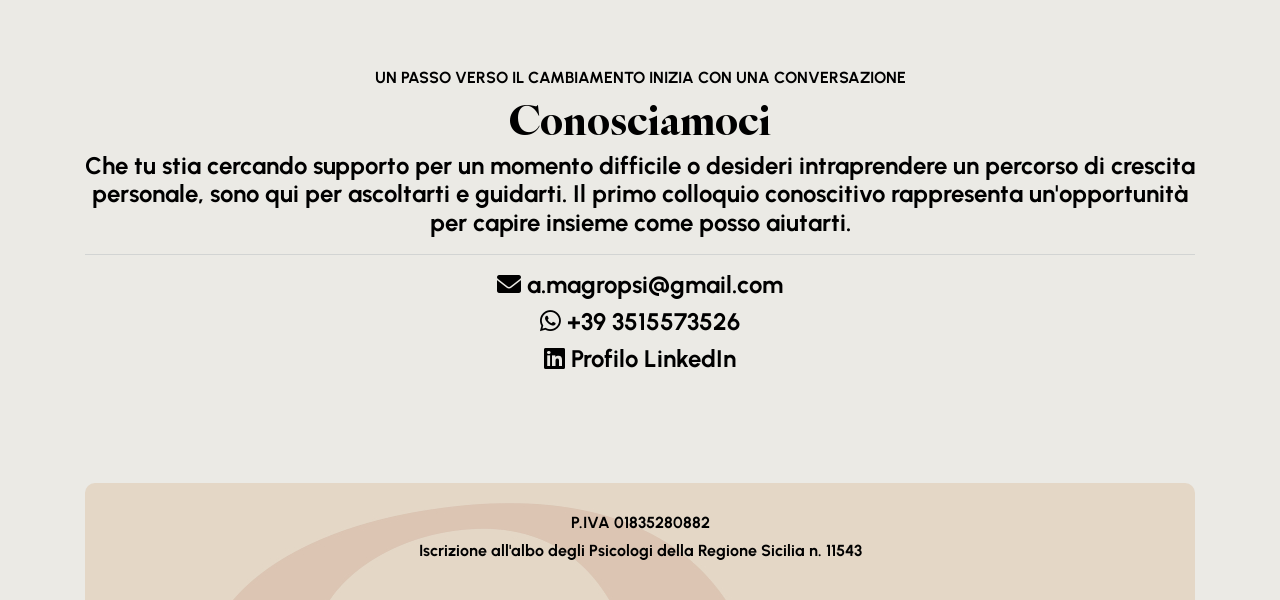
<file: index(1).html>
<!doctype html>
<html class="no-js" lang="it">

<head>
   <meta charset="utf-8">
   <meta http-equiv="x-ua-compatible" content="ie=edge">

   <title>Dottoressa Annamaria Magro - Psicologa e Psicoterapeuta in formazione</title>

   <meta name="description" content="Dottoressa Annamaria Magro - Psicologa e Psicoterapeuta Breve Focale Integrata in formazione. Supporto psicologico per adolescenti, giovani adulti e adulti.">
   <meta name="viewport" content="width=device-width, initial-scale=1">
   <meta name="theme-style-mode" content="1">

   <link rel="shortcut icon" type="image/x-icon" href="assets/img/favicon.ico">

   <link rel="stylesheet" href="assets/css/bootstrap.min.css">
   <link rel="stylesheet" href="assets/css/animate.min.css">
   <link rel="stylesheet" href="assets/css/backToTop.css">
   <link rel="stylesheet" href="assets/css/default.css">
   <link rel="stylesheet" href="assets/css/style.css">

   <link rel="stylesheet"
      href="https://cdnjs.cloudflare.com/ajax/libs/font-awesome/6.0.0-beta3/css/all.min.css">
</head>

<style>

@font-face {
   font-family: 'IvyOra Display';
   src: url('assets/fonts/IvyOraDisplay-Bold.ttf') format('truetype');
}

/* =========================
   LOGO
========================= */

.logo {
   position: absolute;
   top: 20px;
   left: 20px;
   width: auto;
   height: 50px;
   z-index: 1000;
}


/* =========================
   MENU BUTTONS
========================= */

.buttons {
   display: none;
}

button {
   font-family: "Inter", sans-serif;
   padding: 10px 20px;
   font-size: 16px;
   color: #f0f0f0;
   background-color: rgba(0, 0, 0, 0.4);
   border: none;
   border-radius: 15px;
   cursor: pointer;
   transition: background-color 0.3s, color 0.3s;
}

button:hover {
   background-color: #FF69B4;
   color: white;
}


/* =========================
   DESKTOP
========================= */

@media (min-width: 1000px) {

   .buttons {
      position: fixed;
      top: 20px;
      right: 20px;
      display: flex;
      flex-direction: row;
      gap: 10px;
      z-index: 9999;
      padding: 6px;
      border-radius: 18px;
      background: rgba(255, 255, 255, 0.12);
      backdrop-filter: blur(5px);
      -webkit-backdrop-filter: blur(5px);
   }

   .text-box-container {
      display: flex;
      justify-content: center;
      gap: 20px;
      margin-top: 20px;
   }

   .text-box {
      border-radius: 15px;
      padding: 20px;
      text-align: center;
      width: 200px;
   }

   .text-box img {
      width: 100%;
      height: auto;
      border-radius: 15px 15px 0 0;
   }

   .text-box h3 {
      margin: 10px 0 5px;
      color: #FAEBD7;
      font-family: "Inter", sans-serif;
   }

   .text-box p {
      margin: 0;
   }

   .art-name-details-d h4:not(:last-of-type)::after {
      content: '';
      position: absolute;
      left: -21px;
      top: 19px;
      width: 2px;
      height: calc(100% + 120px);
      background-color: #000;
   }
}


/* =========================
   MOBILE
========================= */

@media (max-width: 999px) {

   .text-box-container {
      display: flex;
      flex-direction: column;
      align-items: center;
      gap: 20px;
   }

   .text-box {
      text-align: center;
      width: 100%;
   }

   .text-box img {
      margin: 0 auto;
   }

   .art-name-details-d h4:not(:last-of-type)::after {
      content: '';
      position: absolute;
      left: -21px;
      top: 19px;
      width: 2px;
      height: calc(100% + 200px);
      background-color: #000;
   }

   .custom-br {
      display: none;
   }

   .logo {
      transform: translateX(10px);
   }

   .buttons {
      flex-wrap: wrap;
      justify-content: center;
      right: 10px;
      left: 10px;
   }

   .buttons button {
      font-size: 14px;
      padding: 8px 12px;
   }
}


/* =========================
   TIMELINE / ABOUT
========================= */

.art-name-details-d {
   position: relative;
   padding-left: 30px;
}

.art-name-details-d h4 {
   position: relative;
   margin-bottom: 20px;
   padding-left: 10px;
}

.art-name-details-d h4::before {
   content: '';
   position: absolute;
   left: -30px;
   top: 0;
   width: 20px;
   height: 20px;
   border: 2px solid #000;
   border-radius: 50%;
   background-color: #FAEBD7;
}


/* =========================
   FAQ
========================= */

.faq-section {
   max-width: 900px;
   margin: 0 auto;
}

.faq-item {
   margin-bottom: 15px;
   border-radius: 15px;
   overflow: hidden;
   background-color: rgba(250, 235, 215, 0.90);
   box-shadow: 0 3px 10px rgba(0, 0, 0, 0.08);
}

.faq-question {
   width: 100%;
   display: flex;
   align-items: center;
   justify-content: space-between;
   text-align: left;

   padding: 20px 25px;

   background-color: transparent;
   color: #000000;

   border: none;
   border-radius: 0;

   font-family: 'IvyOra Display';
   font-size: 19px;

   cursor: pointer;
}

.faq-question:hover {
   background-color: rgba(255, 105, 180, 0.15);
   color: #000000;
}

.faq-icon {
   font-family: Arial, sans-serif;
   font-size: 26px;
   font-weight: normal;
   margin-left: 20px;
   transition: transform 0.3s ease;
}

.faq-answer {
   display: none;
   padding: 0 25px 22px 25px;
}

.faq-answer p {
   margin: 0;
   color: #000000;
   font-family: "Inter", sans-serif;
   font-size: 16px;
   line-height: 1.7;
}

.faq-item.active .faq-answer {
   display: block;
}

.faq-item.active .faq-icon {
   transform: rotate(45deg);
}


/* =========================
   FAQ MOBILE
========================= */

@media (max-width: 767px) {

   .faq-section {
      width: 100%;
   }

   .faq-question {
      font-size: 16px;
      padding: 17px 18px;
   }

   .faq-answer {
      padding: 0 18px 18px 18px;
   }

   .faq-answer p {
      font-size: 15px;
      line-height: 1.6;
   }

   .faq-icon {
      font-size: 23px;
      margin-left: 10px;
   }
}


/* =========================
   CHI SONO / AREE DI INTERVENTO
========================= */
.about-split { align-items: center; }
.about-photo-wrap { text-align: center; margin-bottom: 30px; }
.about-photo { width: 100%; max-width: 430px; max-height: 600px; object-fit: cover; object-position: center top; border-radius: 34px; box-shadow: 0 12px 35px rgba(0,0,0,.12); }
.about-copy { max-width: 650px; }
.about-copy p { color:#000; line-height:1.75; font-size:16px; }
.intervention-intro { max-width: 760px; margin: 0 auto 38px; color:#000; font-size:17px; line-height:1.7; }
.intervention-grid { display:grid; grid-template-columns:repeat(3,1fr); gap:24px; }
.intervention-card { background:rgba(250,235,215,.72); border-radius:24px; padding:26px 22px; text-align:center; box-shadow:0 5px 18px rgba(0,0,0,.07); }
.intervention-card img { width:120px; height:120px; object-fit:contain; margin:0 auto 14px; }
.intervention-card h3 { color:#000; font-family:'IvyOra Display'; font-size:23px; line-height:1.15; margin-bottom:12px; }
.intervention-card p { color:#000; font-family:'Inter',sans-serif; font-size:15px; line-height:1.6; margin:0; }
@media (max-width: 999px) { .intervention-grid { grid-template-columns:repeat(2,1fr); } .about-copy { margin:0 auto; } }
@media (max-width: 600px) { .intervention-grid { grid-template-columns:1fr; } .about-photo { max-width:330px; border-radius:26px; } .intervention-card { padding:22px 18px; } }


/* =========================
   MENU MOBILE COMPATTO
========================= */
.mobile-menu-toggle { display: none; }

@media (max-width: 999px) {
   .mobile-menu-toggle {
      position: fixed;
      top: 16px;
      right: 16px;
      z-index: 10001;
      display: flex;
      align-items: center;
      justify-content: center;
      width: 46px;
      height: 46px;
      padding: 0;
      border-radius: 50%;
      font-size: 22px;
      background-color: rgba(0, 0, 0, 0.58);
      color: #fff;
      box-shadow: 0 4px 14px rgba(0,0,0,.15);
   }

   .buttons {
      position: fixed;
      top: 70px;
      right: 16px;
      left: auto;
      z-index: 10000;
      display: none;
      width: min(270px, calc(100vw - 32px));
      padding: 12px;
      flex-direction: column;
      flex-wrap: nowrap;
      gap: 8px;
      border-radius: 18px;
      background: rgba(30, 30, 30, 0.90);
      box-shadow: 0 8px 24px rgba(0,0,0,.18);
      backdrop-filter: blur(8px);
      -webkit-backdrop-filter: blur(8px);
   }

   .buttons.mobile-open { display: flex; }

   .buttons button {
      width: 100%;
      font-size: 15px;
      padding: 10px 14px;
      text-align: center;
      background-color: rgba(255,255,255,.10);
   }
}


/* HERO HOME CON RITRATTO */
.hero-home{min-height:712px;height:auto!important;background-size:cover;background-position:center;display:flex;align-items:center}.hero-home .container{width:100%}.hero-home-row{min-height:560px;align-items:center}.hero-home-copy{padding-top:60px;padding-bottom:40px}.hero-kicker{margin:0 0 10px;color:#000;font-family:Inter,sans-serif;font-size:16px;letter-spacing:.08em;text-transform:uppercase}.hero-name{margin:0 0 8px;color:#000;font-family:'IvyOra Display';font-size:clamp(38px,4.2vw,62px);line-height:1.05}.hero-role{margin:0 0 32px;color:#000;font-family:Inter,sans-serif;font-size:19px;line-height:1.5}.hero-quote{max-width:610px;margin:0;color:#000;font-family:'IvyOra Display';font-size:clamp(25px,2.3vw,36px);line-height:1.25}.hero-author{margin-top:18px;color:#000;font-family:Inter,sans-serif;font-size:13px;letter-spacing:.12em;text-transform:uppercase}.hero-photo-wrap{display:flex;justify-content:center;align-items:center;padding:75px 15px 35px;position:relative}
.hero-photo-wrap::before{content:"";position:absolute;z-index:0;top:70px;left:50%;transform:translateX(-50%);width:min(100%,520px);height:220px;background:#f2f1ed;border-radius:40px}
.hero-photo{position:relative;z-index:1}.hero-photo{width:min(100%,430px);height:530px;object-fit:cover;object-position:center 24%;border-radius:34px;box-shadow:0 16px 38px rgba(0,0,0,.16)}
@media(max-width:999px){.hero-home{min-height:auto;padding-top:90px}.hero-home-row{min-height:auto}.hero-home-copy{padding:35px 20px 10px;text-align:center}.hero-role{margin-bottom:24px}.hero-quote{margin-left:auto;margin-right:auto}.hero-photo-wrap{padding:20px 25px 55px}.hero-photo{width:min(100%,350px);height:430px;border-radius:28px}}


/* =========================
   CHI SONO - VERSIONE SENZA FOTO
========================= */
.about-redesign {
   position: relative;
   overflow: hidden;
   background-image: url('assets/img/image3.jpg');
   background-size: cover;
   background-position: center;
}

.about-redesign::after {
   content: "";
   position: absolute;
   right: -70px;
   bottom: -100px;
   width: 560px;
   height: 560px;
   background: url('assets/img/sfondo11.png') center/cover no-repeat;
   opacity: .22;
   border-radius: 50%;
   transform: rotate(-8deg);
   pointer-events: none;
}

.about-redesign .container {
   position: relative;
   z-index: 1;
}

.about-redesign-inner {
   max-width: 1040px;
   margin: 0 auto;
}

.about-redesign-header {
   max-width: 760px;
   margin-bottom: 38px;
}

.about-redesign-header h4 {
   color: #000;
   font-family: "Inter", sans-serif;
   letter-spacing: .08em;
   margin-bottom: 10px;
}

.about-redesign-header h1 {
   color: #000;
   font-family: 'IvyOra Display';
   font-size: clamp(42px, 5vw, 66px);
   margin-bottom: 18px;
}

.about-redesign-intro {
   color: #000;
   font-family: 'IvyOra Display';
   font-size: 25px;
   line-height: 1.45;
   max-width: 780px;
   margin: 0;
}

.about-text-columns {
   columns: 2;
   column-gap: 55px;
   color: #000;
   font-family: "Inter", sans-serif;
   font-size: 16px;
   line-height: 1.8;
}

.about-text-columns p {
   margin: 0 0 20px;
   break-inside: avoid;
}

.about-contact {
   margin-top: 32px;
}

@media (max-width: 767px) {
   .about-redesign::after {
      width: 360px;
      height: 360px;
      right: -150px;
      bottom: -50px;
      opacity: .16;
   }

   .about-redesign-header {
      text-align: center;
      margin-left: auto;
      margin-right: auto;
   }

   .about-redesign-intro {
      font-size: 21px;
   }

   .about-text-columns {
      columns: 1;
      font-size: 15.5px;
      line-height: 1.75;
   }

   .about-contact {
      text-align: center;
   }
}

</style>


<body class="body-bg">

<main style="background-image: url('assets/img/sfondo1.jpg');">

   <!-- =========================
        LOGO
   ========================== -->

   <a href="index.html">
      <img src="assets/img/logo.png"
           alt="Logo"
           class="logo">
   </a>


   <!-- =========================
        HERO
   ========================== -->

   <section class="oc-category-area pt-110 pb-70 hero-home" style="background-image:url('assets/img/sfondo11.png');"><div class="container"><button class="mobile-menu-toggle" type="button" onclick="toggleMobileMenu()" aria-label="Apri il menu" aria-expanded="false"><i class="fas fa-bars"></i></button><div class="buttons"><button onclick="scrollToBlock('block2')" style="font-family:'IvyOra Display';">Il percorso</button><button onclick="scrollToBlock('block3')" style="font-family:'IvyOra Display';">Chi sono</button><button onclick="scrollToBlock('block-interventi')" style="font-family:'IvyOra Display';">Di cosa mi occupo</button><button onclick="scrollToBlock('block5')" style="font-family:'IvyOra Display';">FAQ</button><button onclick="scrollToBlock('block4')" style="font-family:'IvyOra Display';">Contatti</button></div><div class="row hero-home-row"><div class="col-xl-7 col-lg-7"><div class="hero-home-copy wow fadeInUp"><p class="hero-kicker">Dott.ssa Annamaria Magro</p><h1 class="hero-name">Psicologa</h1><p class="hero-role">Psicoterapeuta Breve Focale Integrata in formazione</p><p class="hero-quote">«La bravura del terapeuta sta nello scorgere un raggio di sole senza negare l'oscurità del paesaggio»</p><div class="hero-author">Marsha Linehan</div></div></div><div class="col-xl-5 col-lg-5"><div class="hero-photo-wrap wow fadeInUp"><img src="assets/img/annamaria-home.jpg" alt="Dottoressa Annamaria Magro, psicologa" class="hero-photo"></div></div></div></div></section>


   <!-- =========================
        BLOCK 2 - SELF CARE
   ========================== -->

   <section class="oc-category-area pt-110 pb-70"
      style="background-image: url('assets/img/image2.jpg');"
      id="block2">

      <div class="container">

         <div class="row wow fadeInUp">

            <div class="col-lg-12">

               <div class="section-title1 pos-rel text-center mb-40">

                  <h1 class="section-main-title1"
                     style="
                        color: #FAEBD7;
                        font-family: 'IvyOra Display';
                     ">
                     IL PERCORSO: TRE PAROLE CHIAVE
                  </h1>

               </div>

            </div>

         </div>


         <div class="row wow fadeInUp">

            <div class="text-box-container">


               <!-- BENESSERE -->

               <div class="text-box">

                  <img src="assets/img/block2_1.png"
                       alt="Benessere"
                       style="
                          margin-top: 27.5px;
                          height: auto;
                          width: 200px;
                       ">

                  <h3>BENESSERE</h3>

                  <br>

                  <p style="color: #000000;">
                     La consapevolezza è il primo passo per conoscere
                     te stesso. In terapia esploriamo insieme i tuoi
                     pensieri ed emozioni, per iniziare un processo di
                     crescita e comprensione più profonda.
                  </p>

               </div>


               <!-- ACCETTAZIONE -->

               <div class="text-box">

                  <img src="assets/img/block2_2.png"
                       alt="Accettazione"
                       style="
                          height: auto;
                          width: 100px;
                       ">

                  <h3>ACCETTAZIONE</h3>

                  <br>

                  <p style="color: #000000;">
                     Accettare le proprie fragilità è il punto di partenza
                     per trasformarle in punti di forza. In terapia impari
                     ad accogliere ciò che provi e ad usarlo come risorsa
                     per il cambiamento.
                  </p>

               </div>


               <!-- TRASFORMAZIONE -->

               <div class="text-box">

                  <img src="assets/img/block2_3.png"
                       alt="Trasformazione"
                       style="
                          height: auto;
                          width: 160px;
                       ">

                  <h3>TRASFORMAZIONE</h3>

                  <br>

                  <p style="color: #000000;">
                     La terapia è un percorso di trasformazione, che ti
                     porterà a riscoprire la tua libertà interiore e ad
                     affrontare la tua vita con maggiore autenticità.
                  </p>

               </div>

            </div>

         </div>

      </div>

   </section>


   <!-- =========================
        BLOCK 3 - CHI SONO
   ========================== -->

   <section class="oc-category-area pt-110 pb-70 about-redesign" id="block3">

      <div class="container">
         <div class="about-redesign-inner wow fadeInUp">

            <div class="about-redesign-header">
               <h4>CONOSCIAMOCI MEGLIO</h4>
               <h1>Chi sono</h1>
               <p class="about-redesign-intro">
                  Credo in un percorso costruito insieme, capace di adattarsi alla persona,
                  ai suoi bisogni e al momento che sta attraversando.
               </p>
            </div>

            <div class="about-text-columns">
               <p>
                  Sono una psicologa iscritta all’Ordine degli Psicologi della Regione Sicilia
                  e Psicoterapeuta Breve Focale Integrata in formazione presso l’Istituto per
                  lo Studio e la Ricerca sui Disturbi Psichici (ISeRDIP).
               </p>

               <p>
                  Ho conseguito la laurea magistrale in Psicologia Clinica presso l’Università
                  Vita-Salute San Raffaele di Milano e ho maturato esperienza con adolescenti
                  e adulti in diversi contesti educativi e clinici.
               </p>

               <p>
                  Il mio approccio si basa sulla <strong>Psicoterapia Focale Integrata</strong>,
                  un modello che permette di lavorare in modo mirato sulle difficoltà che,
                  nel momento presente, stanno causando maggiore sofferenza. Insieme
                  individueremo il <strong>focus</strong> del percorso, ovvero i nodi principali
                  su cui è prioritario intervenire, con l’obiettivo di favorire cambiamenti
                  concreti e significativi.
               </p>

               <p>
                  L’approccio è <strong>integrato</strong>: ogni persona è unica e il percorso
                  viene costruito sulla base delle sue caratteristiche e dei suoi bisogni,
                  integrando strumenti cognitivi, emotivi e relazionali.
               </p>

               <p>
                  Il percorso terapeutico è un <strong>lavoro condiviso</strong>: io metto a
                  disposizione le mie competenze e la mia formazione clinica, mentre la persona
                  rimane protagonista del proprio percorso.
               </p>

               <p>
                  Ho conseguito un <strong>Master di II Livello in Criminologia Applicata e
                  Psicopatologia Forense presso l’Università Vita-Salute San Raffaele di Milano</strong>,
                  approfondendo il rapporto tra psicopatologia, comportamento e contesto giudiziario
                  e svolgendo un periodo di osservazione presso l’<strong>Istituto Penale per i
                  Minorenni Cesare Beccaria di Milano</strong>.
               </p>
            </div>

            <div class="about-contact">
               <button onclick="scrollToBlock('block4')">Contattami</button>
            </div>

         </div>
      </div>

   </section>


   <!-- =========================
        BLOCK 4 - DI COSA MI OCCUPO
   ========================== -->

   <section class="oc-category-area pt-110 pb-70"
      style="background-image: url('assets/img/sfondo1.jpg');"
      id="block-interventi">

      <div class="container">
         <div class="row wow fadeInUp">
            <div class="col-lg-12 text-center">
               <h5 style="color:#000000;">AMBITI DI INTERVENTO</h5>
               <h1 style="color:#000000; font-family:'IvyOra Display';">Di cosa mi occupo</h1>
               <p class="intervention-intro">Uno spazio di ascolto e supporto psicologico rivolto ad adolescenti, giovani adulti e adulti, costruito sulle esigenze e sulla fase di vita della persona.</p>
            </div>
         </div>

         <div class="intervention-grid wow fadeInUp">
            <div class="intervention-card">
               <img src="assets/img/area-supporto-new.png" alt="Illustrazione supporto psicologico">
               <h3>Adolescenti, giovani adulti e adulti</h3>
               <p>Uno spazio di ascolto e supporto psicologico per affrontare momenti di difficoltà, cambiamento o sofferenza emotiva, adattando il percorso alle esigenze e alla fase di vita della persona.</p>
            </div>

            <div class="intervention-card">
               <img src="assets/img/area-ansia-new.png" alt="Illustrazione ansia e stress">
               <h3>Ansia, stress e difficoltà emotive</h3>
               <p>Un percorso mirato alla comprensione e alla gestione di ansia, stress, preoccupazioni ricorrenti e difficoltà nella regolazione delle emozioni.</p>
            </div>

            <div class="intervention-card">
               <img src="assets/img/area-autostima-new.png" alt="Illustrazione autostima e crescita personale">
               <h3>Autostima, autoefficacia e crescita personale</h3>
               <p>Un lavoro volto a comprendere e modificare i meccanismi che alimentano insicurezza, autocritica e senso di inadeguatezza, valorizzando le proprie risorse.</p>
            </div>

            <div class="intervention-card">
               <img src="assets/img/area-relazioni-new.png" alt="Illustrazione difficoltà relazionali">
               <h3>Difficoltà relazionali</h3>
               <p>Supporto nelle relazioni familiari, affettive, amicali o professionali, lavorando sulle modalità comunicative, sui bisogni personali e sugli schemi relazionali.</p>
            </div>

            <div class="intervention-card">
               <img src="assets/img/area-cambiamento-new.png" alt="Illustrazione momenti di crisi e cambiamento">
               <h3>Momenti di crisi e cambiamento</h3>
               <p>Un sostegno nei periodi di vulnerabilità, perdita, separazione, cambiamenti importanti o difficoltà nell’affrontare nuove fasi della propria vita.</p>
            </div>

            <div class="intervention-card">
               <img src="assets/img/area-adolescenza-new.png" alt="Illustrazione adolescenza">
               <h3>Difficoltà dell’adolescenza</h3>
               <p>Un intervento rivolto agli adolescenti e alle loro famiglie per affrontare difficoltà emotive, relazionali, scolastiche e comportamentali proprie di questa fase.</p>
            </div>
         </div>
      </div>
   </section>
   
   <!-- =========================
        BLOCK 4 - FAQ
   ========================== -->

   <section class="oc-category-area pt-110 pb-70"
      style="background-image: url('assets/img/image2.jpg');"
      id="block5">

      <div class="container">

         <!-- TITOLO -->

         <div class="row wow fadeInUp">

            <div class="col-lg-12">

               <div class="section-title1 pos-rel text-center mb-40">

                  <h5 style="color: #000000;">
                     DOMANDE FREQUENTI
                  </h5>

                  <h1 style="
                     color: #000000;
                     font-family: 'IvyOra Display';
                  ">
                     FAQ
                  </h1>

                  <p style="
                     color: #000000;
                     font-size: 18px;
                  ">
                     Alcune risposte alle domande più frequenti
                     sul percorso psicologico.
                  </p>

               </div>

            </div>

         </div>


         <!-- FAQ -->

         <div class="row wow fadeInUp">

            <div class="col-lg-12">

               <div class="faq-section">


                  <!-- FAQ 1 -->

                  <div class="faq-item">

                     <button class="faq-question"
                        onclick="toggleFaq(this)">

                        <span>
                           Devo avere una diagnosi per iniziare
                           un percorso?
                        </span>

                        <span class="faq-icon">
                           +
                        </span>

                     </button>

                     <div class="faq-answer">

                        <p>
                           No. È possibile rivolgersi a uno psicologo anche
                           quando non si ha una diagnosi, ma si sta
                           attraversando un momento di difficoltà,
                           cambiamento o sofferenza e si desidera comprendere
                           meglio ciò che si sta vivendo.
                        </p>

                     </div>

                  </div>


                  <!-- FAQ 2 -->

                  <div class="faq-item">

                     <button class="faq-question"
                        onclick="toggleFaq(this)">

                        <span>
                           Come faccio a capire se la psicoterapia
                           fa per me?
                        </span>

                        <span class="faq-icon">
                           +
                        </span>

                     </button>

                     <div class="faq-answer">

                        <p>
                           Il primo colloquio serve anche a questo. È uno
                           spazio per conoscerci, comprendere insieme la
                           situazione e valutare quale tipo di intervento
                           possa essere più adeguato alle tue esigenze.
                        </p>

                     </div>

                  </div>


                  <!-- FAQ 3 -->

                  <div class="faq-item">

                     <button class="faq-question"
                        onclick="toggleFaq(this)">

                        <span>
                           Quanto dura una seduta?
                        </span>

                        <span class="faq-icon">
                           +
                        </span>

                     </button>

                     <div class="faq-answer">

                        <p>
                           Ogni colloquio ha una durata di
                           <strong>45 minuti</strong>.
                        </p>

                     </div>

                  </div>


                  <!-- FAQ 4 -->

                  <div class="faq-item">

                     <button class="faq-question"
                        onclick="toggleFaq(this)">

                        <span>
                           Quanto costa un colloquio?
                        </span>

                        <span class="faq-icon">
                           +
                        </span>

                     </button>

                     <div class="faq-answer">

                        <p>
                           Il costo di un colloquio è di
                           <strong>60 €</strong>.
                        </p>

                     </div>

                  </div>


                  <!-- FAQ 5 -->

                  <div class="faq-item">

                     <button class="faq-question"
                        onclick="toggleFaq(this)">

                        <span>
                           Gli incontri possono essere svolti online?
                        </span>

                        <span class="faq-icon">
                           +
                        </span>

                     </button>

                     <div class="faq-answer">

                        <p>
                           Sì. Gli incontri possono essere svolti
                           <strong>online</strong> oppure
                           <strong>in presenza presso il mio studio a
                           Milano, in Via Rossini 3</strong>.
                        </p>

                     </div>

                  </div>


                  <!-- FAQ 6 -->

                  <div class="faq-item">

                     <button class="faq-question"
                        onclick="toggleFaq(this)">

                        <span>
                           Come si svolgono gli incontri?
                        </span>

                        <span class="faq-icon">
                           +
                        </span>

                     </button>

                     <div class="faq-answer">

                        <p>
                           Gli incontri hanno generalmente una cadenza
                           settimanale, ma la frequenza può essere concordata
                           e modificata nel corso del percorso in base alle
                           esigenze della persona e agli obiettivi condivisi.
                        </p>

                     </div>

                  </div>


                  <!-- FAQ 7 -->

                  <div class="faq-item">

                     <button class="faq-question"
                        onclick="toggleFaq(this)">

                        <span>
                           Quanto dura un percorso psicologico?
                        </span>

                        <span class="faq-icon">
                           +
                        </span>

                     </button>

                     <div class="faq-answer">

                        <p>
                           Non esiste una durata uguale per tutti.
                           La Psicoterapia Focale Integrata permette di
                           lavorare in modo mirato su obiettivi specifici,
                           monitorando nel tempo l'andamento del percorso.

                           <br><br>

                           Il focus può inoltre essere ridefinito qualora
                           emergano nuove priorità.
                        </p>

                     </div>

                  </div>


                  <!-- FAQ 8 -->

                  <div class="faq-item">

                     <button class="faq-question"
                        onclick="toggleFaq(this)">

                        <span>
                           Posso interrompere il percorso?
                        </span>

                        <span class="faq-icon">
                           +
                        </span>

                     </button>

                     <div class="faq-answer">

                        <p>
                           Sì. Il percorso viene concordato e monitorato
                           insieme. Anche la conclusione rappresenta una fase
                           importante del lavoro terapeutico e, quando
                           possibile, viene discussa e programmata insieme,
                           valutando i risultati raggiunti e gli eventuali
                           aspetti ancora da approfondire.
                        </p>

                     </div>

                  </div>


                  <!-- FAQ 9 -->

                  <div class="faq-item">

                     <button class="faq-question"
                        onclick="toggleFaq(this)">

                        <span>
                           Posso contattarti anche se non so esattamente
                           di cosa ho bisogno?
                        </span>

                        <span class="faq-icon">
                           +
                        </span>

                     </button>

                     <div class="faq-answer">

                        <p>
                           Certamente. Non è necessario avere già chiaro
                           quale sia il problema o quale percorso
                           intraprendere.

                           <br><br>

                           Il primo colloquio può essere proprio l'occasione
                           per fare chiarezza sulla situazione e comprendere
                           insieme da dove iniziare.
                        </p>

                     </div>

                  </div>


               </div>

            </div>

         </div>


         <!-- PULSANTE CONTATTI -->

         <div class="row">

            <div class="col-lg-12 text-center"
               style="margin-top: 35px;">

               <button onclick="scrollToBlock('block4')">
                  Contattami
               </button>

            </div>

         </div>

      </div>

   </section>

</main>

<!-- =========================
        BLOCK 5 - CONTACT
   ========================== -->

   <section class="oc-category-area pt-110 pb-70"
      style="background-image: url('assets/img/sfondo1.jpg');"
      id="block4">

      <div class="container">

         <div class="row wow fadeInUp">

            <div class="col-lg-12">

               <div class="section-title1 pos-rel text-center mb-40">

                  <h5 style="color: #000000;">
                     UN PASSO VERSO IL CAMBIAMENTO INIZIA
                     CON UNA CONVERSAZIONE
                  </h5>

                  <h1 style="
                     color: #000000;
                     font-family: 'IvyOra Display';
                  ">
                     Conosciamoci
                  </h1>

                  <h3 style="color: #000000;">

                     Che tu stia cercando supporto per un momento difficile
                     o desideri intraprendere un percorso di crescita
                     personale, sono qui per ascoltarti e guidarti.

                     Il primo colloquio conoscitivo rappresenta
                     un'opportunità per capire insieme come posso aiutarti.

                  </h3>

                  <hr>


                  <h3 style="color: #000000;">
                     <i class="fas fa-envelope"></i>
                     a.magropsi@gmail.com
                  </h3>


                  <h3 style="color: #000000;">
                     <i class="fab fa-whatsapp"></i>
                     +39 3515573526
                  </h3>


                  <a href="https://www.linkedin.com/in/annamaria-magro-199384277/"
                     target="_blank"
                     rel="noopener noreferrer"
                     style="text-decoration: none;">

                     <h3 style="color: #000000;">
                        <i class="fab fa-linkedin"></i>
                        Profilo LinkedIn
                     </h3>

                  </a>

               </div>

            </div>

         </div>

      </div>

   </section>


<!-- =========================
     FOOTER
========================== -->

<footer>

   <div class="copyright-area copyright1-area"
      style="background-image: url('assets/img/sfondo1.jpg');">

      <div class="container">

         <div class="copyright1-inner"
            style="background-image: url('assets/img/image3.jpg');">

            <div class="row wow fadeInUp">

               <div class="col-lg-12">

                  <div class="section-title1 pos-rel text-center mb-10">

                     <h5 style="color: #000000;">
                        P.IVA 01835280882
                     </h5>

                     <h5 style="color: #000000;">
                        Iscrizione all'albo degli Psicologi
                        della Regione Sicilia n. 11543
                     </h5>

                  </div>

               </div>

            </div>

         </div>

      </div>

   </div>

</footer>


<!-- =========================
     JAVASCRIPT
========================== -->

<script>

   /* =========================
      SCROLL MENU
   ========================== */


   function toggleMobileMenu() {
      const menu = document.querySelector('.buttons');
      const toggle = document.querySelector('.mobile-menu-toggle');
      if (!menu || !toggle) return;

      const isOpen = menu.classList.toggle('mobile-open');
      toggle.setAttribute('aria-expanded', isOpen ? 'true' : 'false');

      const icon = toggle.querySelector('i');
      if (icon) icon.className = isOpen ? 'fas fa-times' : 'fas fa-bars';
   }

   function closeMobileMenu() {
      const menu = document.querySelector('.buttons');
      const toggle = document.querySelector('.mobile-menu-toggle');
      if (menu) menu.classList.remove('mobile-open');
      if (toggle) {
         toggle.setAttribute('aria-expanded', 'false');
         const icon = toggle.querySelector('i');
         if (icon) icon.className = 'fas fa-bars';
      }
   }

   function scrollToBlock(blockId) {

      const block = document.getElementById(blockId);

      if (block) {

         block.scrollIntoView({
            behavior: 'smooth'
         });

         closeMobileMenu();

      }

   }


   /* =========================
      FAQ ACCORDION
   ========================== */

   function toggleFaq(button) {

      const faqItem = button.parentElement;

      const allFaqItems =
         document.querySelectorAll('.faq-item');

      /*
       * Chiude tutte le altre FAQ.
       * Se vuoi permettere l'apertura contemporanea
       * di più risposte, puoi eliminare questo blocco.
       */

      allFaqItems.forEach(function(item) {

         if (item !== faqItem) {

            item.classList.remove('active');

         }

      });


      /*
       * Apre/chiude la FAQ selezionata
       */

      faqItem.classList.toggle('active');

   }

</script>


<!-- =========================
     JS FILES
========================== -->

<script src="assets/js/vendor/jquery-3.6.0.min.js"></script>
<script src="assets/js/bootstrap.bundle.min.js"></script>
<script src="assets/js/meanmenu.js"></script>
<script src="assets/js/swiper-bundle.min.js"></script>
<script src="assets/js/magnific-popup.min.js"></script>
<script src="assets/js/backToTop.js"></script>
<script src="assets/js/cookie.js"></script>
<script src="assets/js/nice-select.min.js"></script>
<script src="assets/js/counterup.min.js"></script>
<script src="assets/js/wow.min.js"></script>
<script src="assets/js/imagesloaded.pkgd.min.js"></script>
<script src="assets/js/main.js"></script>


</body>
</html>
</file>
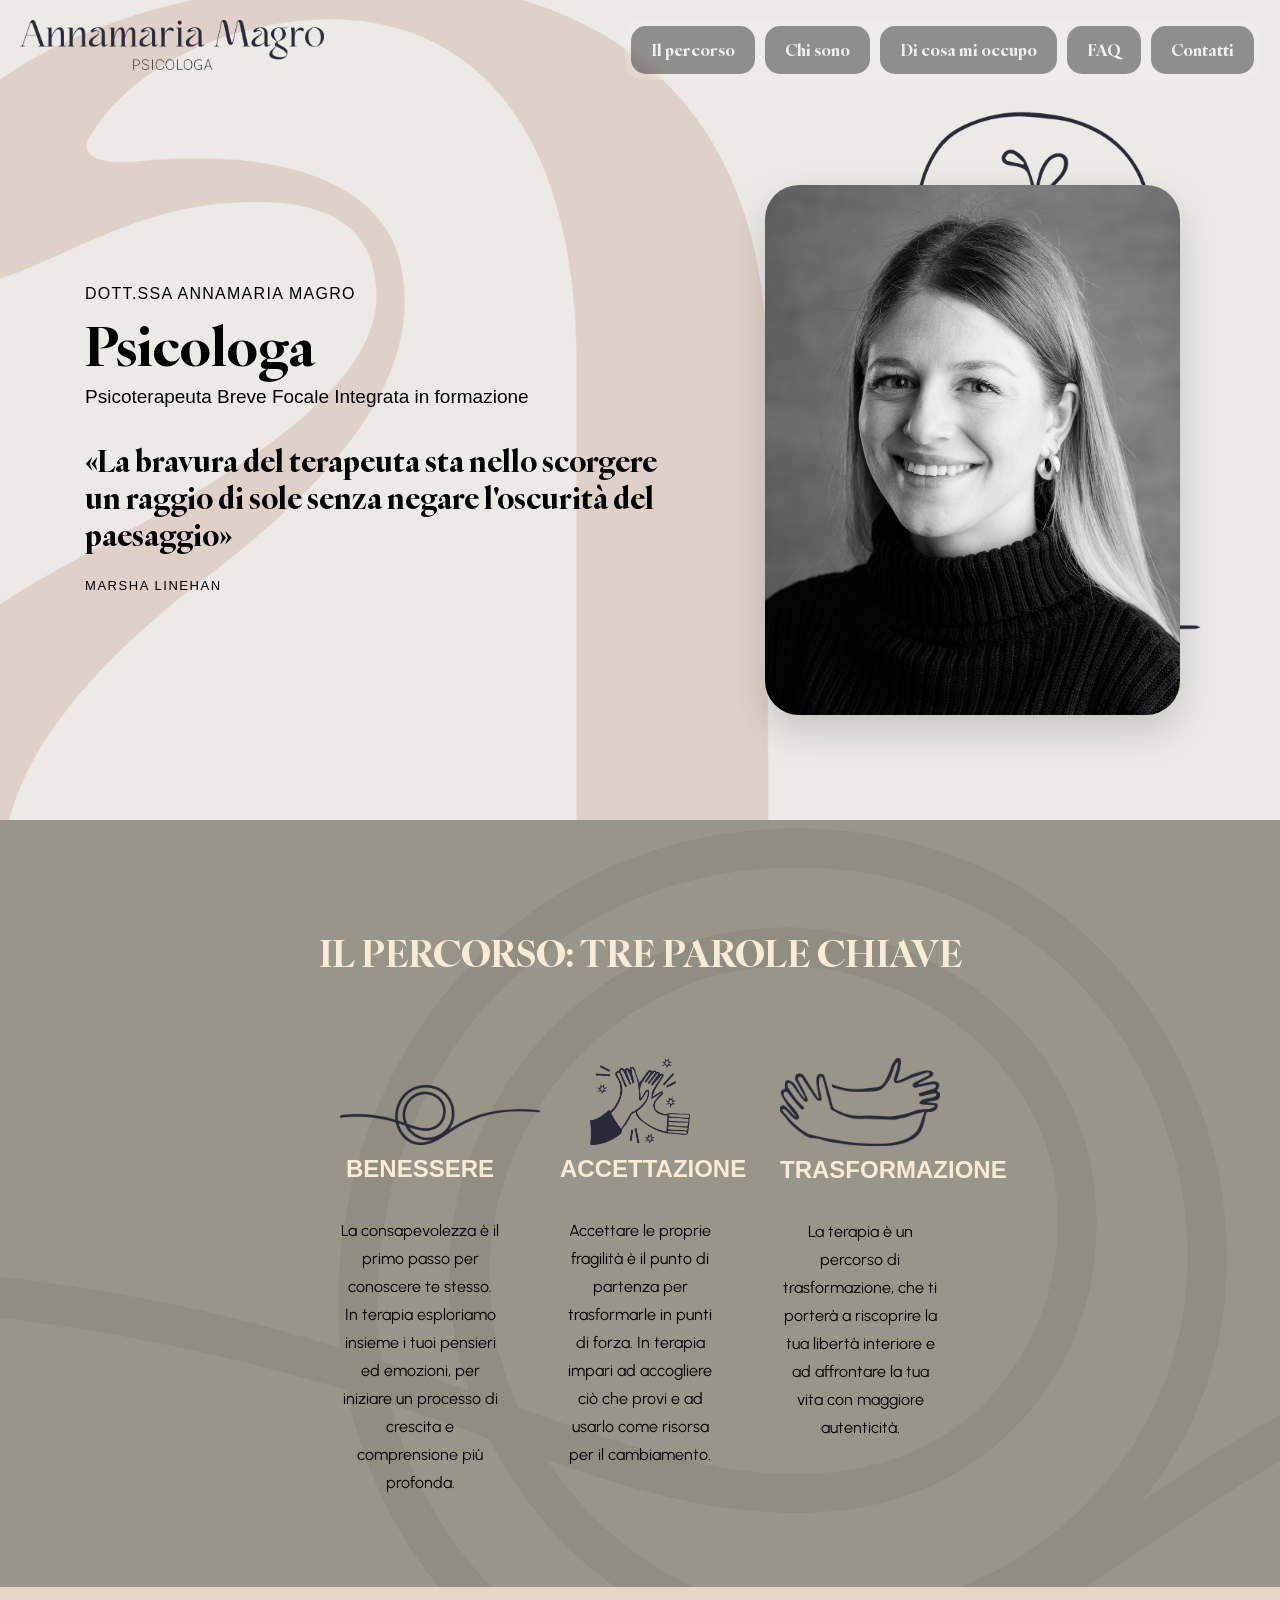
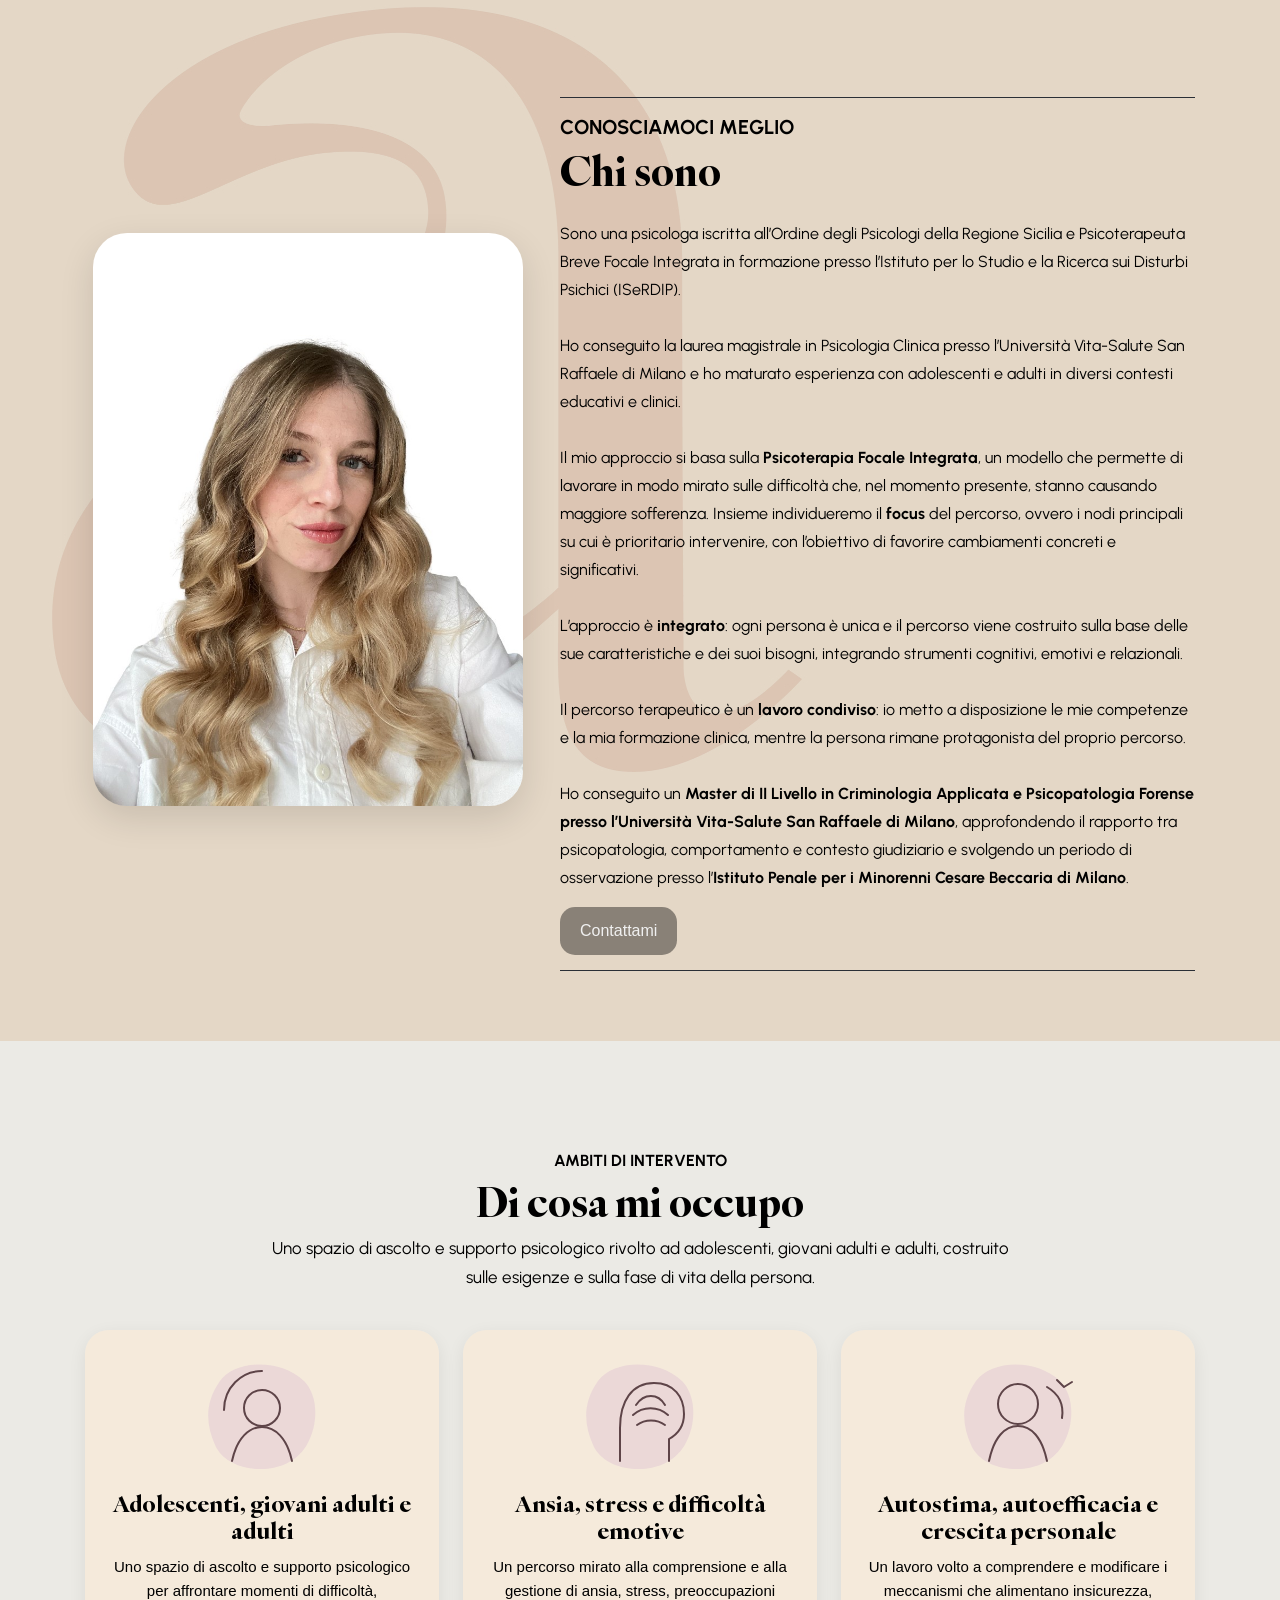
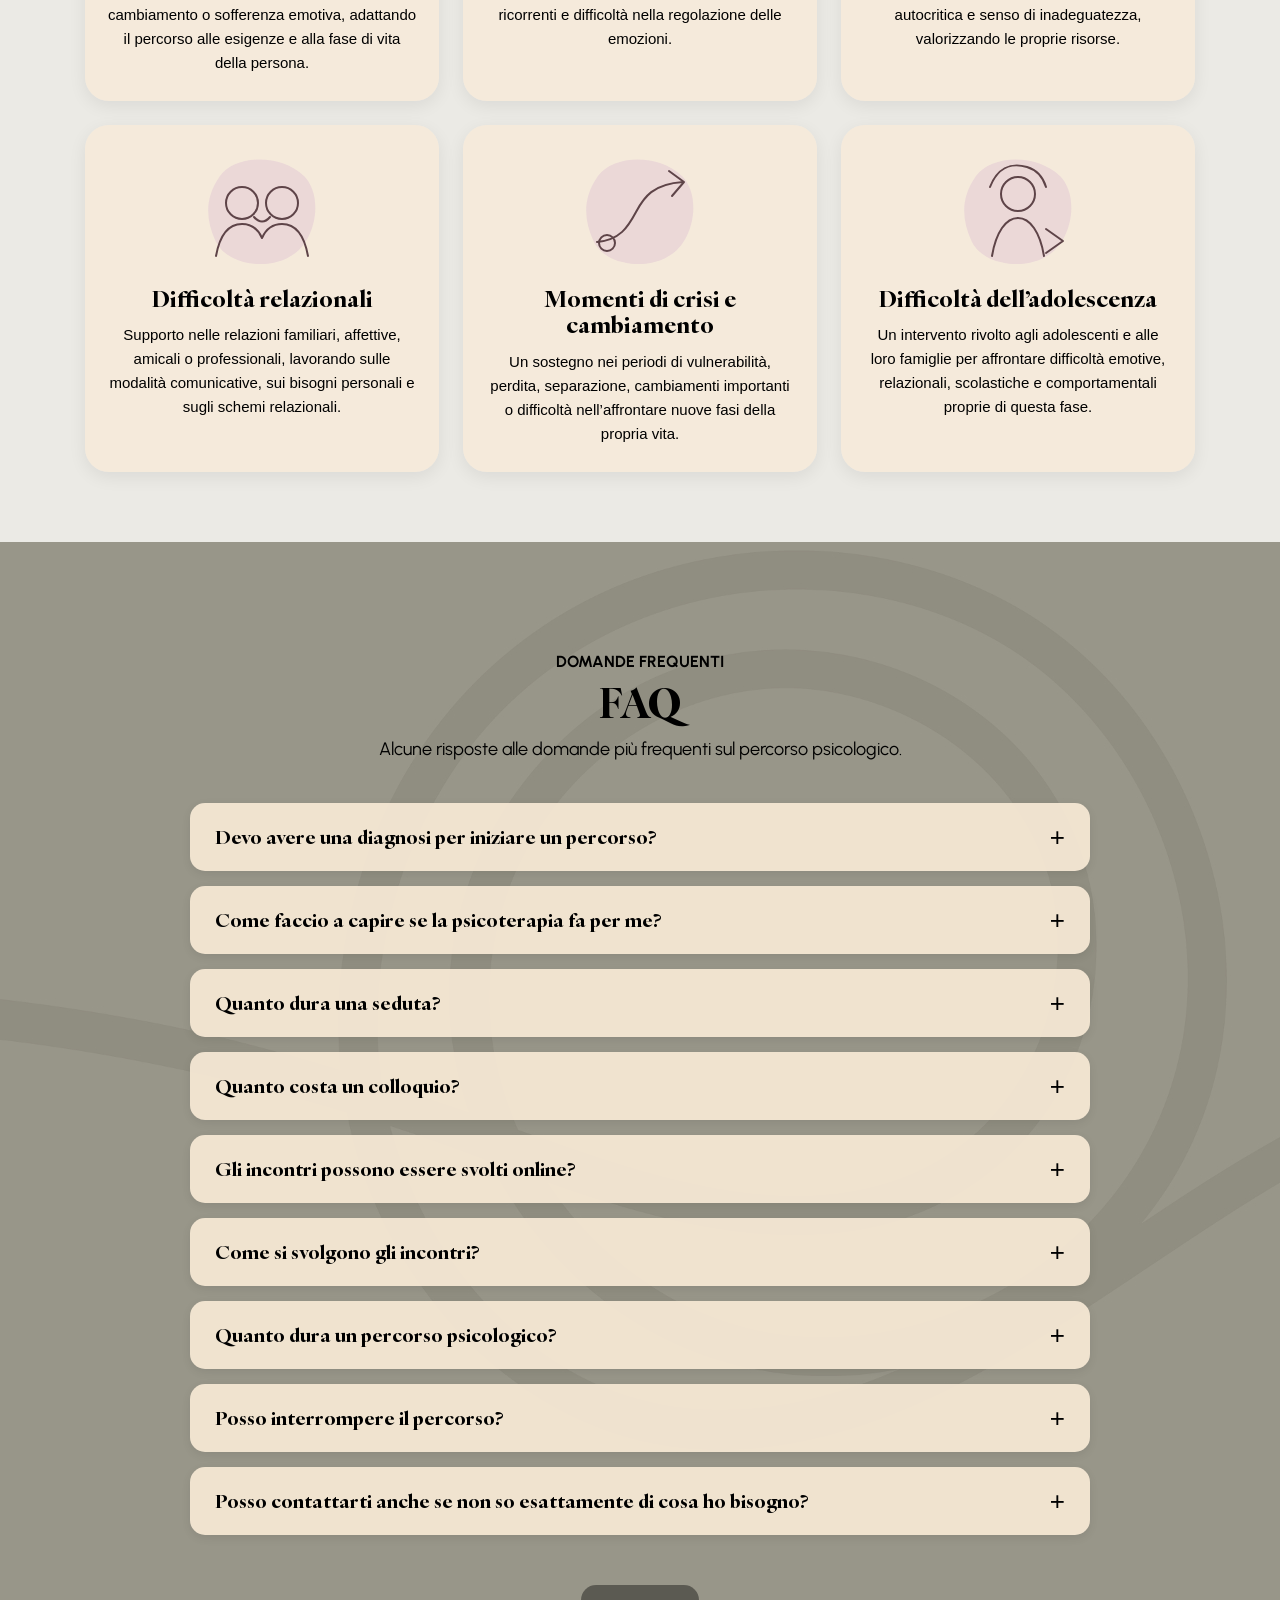
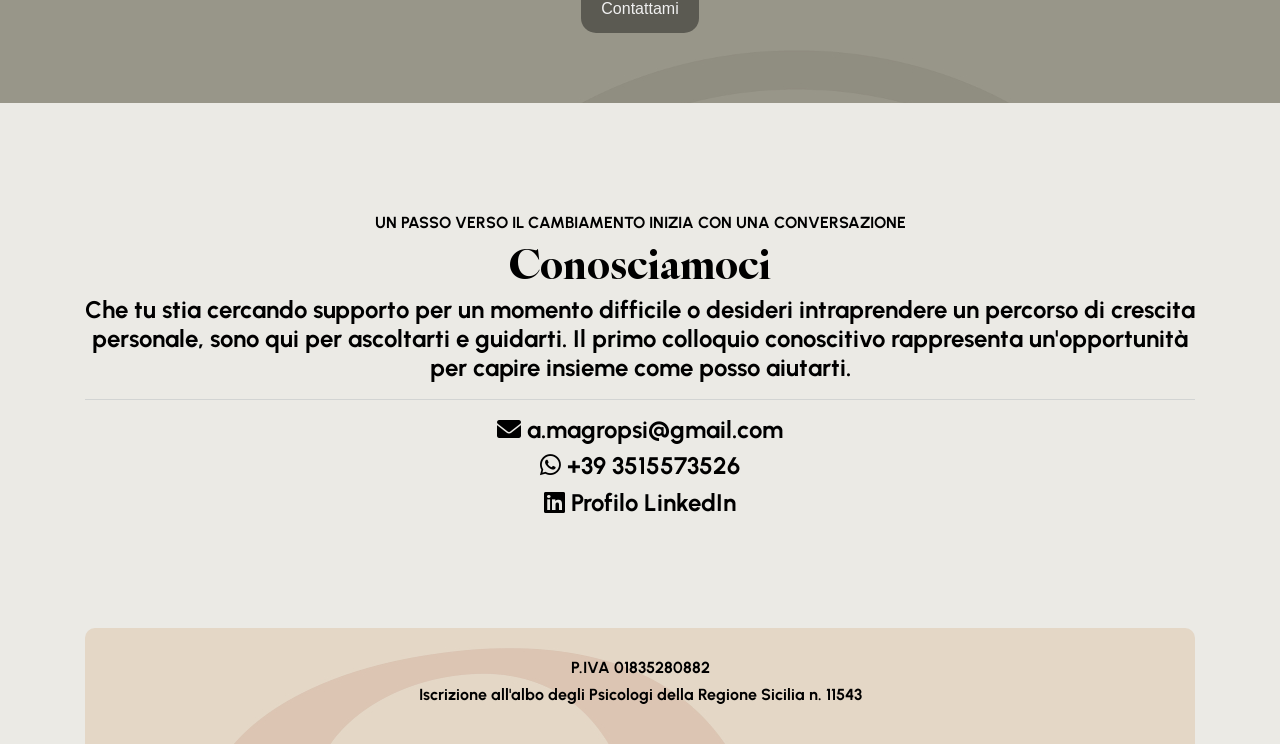
<file: index_con_foto_home.html>
<!doctype html>
<html class="no-js" lang="it">

<head>
   <meta charset="utf-8">
   <meta http-equiv="x-ua-compatible" content="ie=edge">

   <title>Dottoressa Annamaria Magro - Psicologa e Psicoterapeuta in formazione</title>

   <meta name="description" content="Dottoressa Annamaria Magro - Psicologa e Psicoterapeuta Breve Focale Integrata in formazione. Supporto psicologico per adolescenti, giovani adulti e adulti.">
   <meta name="viewport" content="width=device-width, initial-scale=1">
   <meta name="theme-style-mode" content="1">

   <link rel="shortcut icon" type="image/x-icon" href="assets/img/favicon.ico">

   <link rel="stylesheet" href="assets/css/bootstrap.min.css">
   <link rel="stylesheet" href="assets/css/animate.min.css">
   <link rel="stylesheet" href="assets/css/backToTop.css">
   <link rel="stylesheet" href="assets/css/default.css">
   <link rel="stylesheet" href="assets/css/style.css">

   <link rel="stylesheet"
      href="https://cdnjs.cloudflare.com/ajax/libs/font-awesome/6.0.0-beta3/css/all.min.css">
</head>

<style>

@font-face {
   font-family: 'IvyOra Display';
   src: url('assets/fonts/IvyOraDisplay-Bold.ttf') format('truetype');
}

/* =========================
   LOGO
========================= */

.logo {
   position: absolute;
   top: 20px;
   left: 20px;
   width: auto;
   height: 50px;
   z-index: 1000;
}


/* =========================
   MENU BUTTONS
========================= */

.buttons {
   display: none;
}

button {
   font-family: "Inter", sans-serif;
   padding: 10px 20px;
   font-size: 16px;
   color: #f0f0f0;
   background-color: rgba(0, 0, 0, 0.4);
   border: none;
   border-radius: 15px;
   cursor: pointer;
   transition: background-color 0.3s, color 0.3s;
}

button:hover {
   background-color: #FF69B4;
   color: white;
}


/* =========================
   DESKTOP
========================= */

@media (min-width: 1000px) {

   .buttons {
      position: fixed;
      top: 20px;
      right: 20px;
      display: flex;
      flex-direction: row;
      gap: 10px;
      z-index: 9999;
      padding: 6px;
      border-radius: 18px;
      background: rgba(255, 255, 255, 0.12);
      backdrop-filter: blur(5px);
      -webkit-backdrop-filter: blur(5px);
   }

   .text-box-container {
      display: flex;
      justify-content: center;
      gap: 20px;
      margin-top: 20px;
   }

   .text-box {
      border-radius: 15px;
      padding: 20px;
      text-align: center;
      width: 200px;
   }

   .text-box img {
      width: 100%;
      height: auto;
      border-radius: 15px 15px 0 0;
   }

   .text-box h3 {
      margin: 10px 0 5px;
      color: #FAEBD7;
      font-family: "Inter", sans-serif;
   }

   .text-box p {
      margin: 0;
   }

   .art-name-details-d h4:not(:last-of-type)::after {
      content: '';
      position: absolute;
      left: -21px;
      top: 19px;
      width: 2px;
      height: calc(100% + 120px);
      background-color: #000;
   }
}


/* =========================
   MOBILE
========================= */

@media (max-width: 999px) {

   .text-box-container {
      display: flex;
      flex-direction: column;
      align-items: center;
      gap: 20px;
   }

   .text-box {
      text-align: center;
      width: 100%;
   }

   .text-box img {
      margin: 0 auto;
   }

   .art-name-details-d h4:not(:last-of-type)::after {
      content: '';
      position: absolute;
      left: -21px;
      top: 19px;
      width: 2px;
      height: calc(100% + 200px);
      background-color: #000;
   }

   .custom-br {
      display: none;
   }

   .logo {
      transform: translateX(10px);
   }

   .buttons {
      flex-wrap: wrap;
      justify-content: center;
      right: 10px;
      left: 10px;
   }

   .buttons button {
      font-size: 14px;
      padding: 8px 12px;
   }
}


/* =========================
   TIMELINE / ABOUT
========================= */

.art-name-details-d {
   position: relative;
   padding-left: 30px;
}

.art-name-details-d h4 {
   position: relative;
   margin-bottom: 20px;
   padding-left: 10px;
}

.art-name-details-d h4::before {
   content: '';
   position: absolute;
   left: -30px;
   top: 0;
   width: 20px;
   height: 20px;
   border: 2px solid #000;
   border-radius: 50%;
   background-color: #FAEBD7;
}


/* =========================
   FAQ
========================= */

.faq-section {
   max-width: 900px;
   margin: 0 auto;
}

.faq-item {
   margin-bottom: 15px;
   border-radius: 15px;
   overflow: hidden;
   background-color: rgba(250, 235, 215, 0.90);
   box-shadow: 0 3px 10px rgba(0, 0, 0, 0.08);
}

.faq-question {
   width: 100%;
   display: flex;
   align-items: center;
   justify-content: space-between;
   text-align: left;

   padding: 20px 25px;

   background-color: transparent;
   color: #000000;

   border: none;
   border-radius: 0;

   font-family: 'IvyOra Display';
   font-size: 19px;

   cursor: pointer;
}

.faq-question:hover {
   background-color: rgba(255, 105, 180, 0.15);
   color: #000000;
}

.faq-icon {
   font-family: Arial, sans-serif;
   font-size: 26px;
   font-weight: normal;
   margin-left: 20px;
   transition: transform 0.3s ease;
}

.faq-answer {
   display: none;
   padding: 0 25px 22px 25px;
}

.faq-answer p {
   margin: 0;
   color: #000000;
   font-family: "Inter", sans-serif;
   font-size: 16px;
   line-height: 1.7;
}

.faq-item.active .faq-answer {
   display: block;
}

.faq-item.active .faq-icon {
   transform: rotate(45deg);
}


/* =========================
   FAQ MOBILE
========================= */

@media (max-width: 767px) {

   .faq-section {
      width: 100%;
   }

   .faq-question {
      font-size: 16px;
      padding: 17px 18px;
   }

   .faq-answer {
      padding: 0 18px 18px 18px;
   }

   .faq-answer p {
      font-size: 15px;
      line-height: 1.6;
   }

   .faq-icon {
      font-size: 23px;
      margin-left: 10px;
   }
}


/* =========================
   CHI SONO / AREE DI INTERVENTO
========================= */
.about-split { align-items: center; }
.about-photo-wrap { text-align: center; margin-bottom: 30px; }
.about-photo { width: 100%; max-width: 430px; max-height: 600px; object-fit: cover; object-position: center top; border-radius: 34px; box-shadow: 0 12px 35px rgba(0,0,0,.12); }
.about-copy { max-width: 650px; }
.about-copy p { color:#000; line-height:1.75; font-size:16px; }
.intervention-intro { max-width: 760px; margin: 0 auto 38px; color:#000; font-size:17px; line-height:1.7; }
.intervention-grid { display:grid; grid-template-columns:repeat(3,1fr); gap:24px; }
.intervention-card { background:rgba(250,235,215,.72); border-radius:24px; padding:26px 22px; text-align:center; box-shadow:0 5px 18px rgba(0,0,0,.07); }
.intervention-card img { width:120px; height:120px; object-fit:contain; margin:0 auto 14px; }
.intervention-card h3 { color:#000; font-family:'IvyOra Display'; font-size:23px; line-height:1.15; margin-bottom:12px; }
.intervention-card p { color:#000; font-family:'Inter',sans-serif; font-size:15px; line-height:1.6; margin:0; }
@media (max-width: 999px) { .intervention-grid { grid-template-columns:repeat(2,1fr); } .about-copy { margin:0 auto; } }
@media (max-width: 600px) { .intervention-grid { grid-template-columns:1fr; } .about-photo { max-width:330px; border-radius:26px; } .intervention-card { padding:22px 18px; } }


/* =========================
   MENU MOBILE COMPATTO
========================= */
.mobile-menu-toggle { display: none; }

@media (max-width: 999px) {
   .mobile-menu-toggle {
      position: fixed;
      top: 16px;
      right: 16px;
      z-index: 10001;
      display: flex;
      align-items: center;
      justify-content: center;
      width: 46px;
      height: 46px;
      padding: 0;
      border-radius: 50%;
      font-size: 22px;
      background-color: rgba(0, 0, 0, 0.58);
      color: #fff;
      box-shadow: 0 4px 14px rgba(0,0,0,.15);
   }

   .buttons {
      position: fixed;
      top: 70px;
      right: 16px;
      left: auto;
      z-index: 10000;
      display: none;
      width: min(270px, calc(100vw - 32px));
      padding: 12px;
      flex-direction: column;
      flex-wrap: nowrap;
      gap: 8px;
      border-radius: 18px;
      background: rgba(30, 30, 30, 0.90);
      box-shadow: 0 8px 24px rgba(0,0,0,.18);
      backdrop-filter: blur(8px);
      -webkit-backdrop-filter: blur(8px);
   }

   .buttons.mobile-open { display: flex; }

   .buttons button {
      width: 100%;
      font-size: 15px;
      padding: 10px 14px;
      text-align: center;
      background-color: rgba(255,255,255,.10);
   }
}


/* HERO HOME CON RITRATTO */
.hero-home{min-height:712px;height:auto!important;background-size:cover;background-position:center;display:flex;align-items:center}.hero-home .container{width:100%}.hero-home-row{min-height:560px;align-items:center}.hero-home-copy{padding-top:60px;padding-bottom:40px}.hero-kicker{margin:0 0 10px;color:#000;font-family:Inter,sans-serif;font-size:16px;letter-spacing:.08em;text-transform:uppercase}.hero-name{margin:0 0 8px;color:#000;font-family:'IvyOra Display';font-size:clamp(38px,4.2vw,62px);line-height:1.05}.hero-role{margin:0 0 32px;color:#000;font-family:Inter,sans-serif;font-size:19px;line-height:1.5}.hero-quote{max-width:610px;margin:0;color:#000;font-family:'IvyOra Display';font-size:clamp(25px,2.3vw,36px);line-height:1.25}.hero-author{margin-top:18px;color:#000;font-family:Inter,sans-serif;font-size:13px;letter-spacing:.12em;text-transform:uppercase}.hero-photo-wrap{display:flex;justify-content:center;align-items:center;padding:75px 15px 35px}.hero-photo{width:min(100%,430px);height:530px;object-fit:cover;object-position:center 24%;border-radius:34px;box-shadow:0 16px 38px rgba(0,0,0,.16)}
@media(max-width:999px){.hero-home{min-height:auto;padding-top:90px}.hero-home-row{min-height:auto}.hero-home-copy{padding:35px 20px 10px;text-align:center}.hero-role{margin-bottom:24px}.hero-quote{margin-left:auto;margin-right:auto}.hero-photo-wrap{padding:20px 25px 55px}.hero-photo{width:min(100%,350px);height:430px;border-radius:28px}}

</style>


<body class="body-bg">

<main style="background-image: url('assets/img/sfondo1.jpg');">

   <!-- =========================
        LOGO
   ========================== -->

   <a href="index.html">
      <img src="assets/img/logo.png"
           alt="Logo"
           class="logo">
   </a>


   <!-- =========================
        HERO
   ========================== -->

   <section class="oc-category-area pt-110 pb-70 hero-home" style="background-image:url('assets/img/sfondo11.png');"><div class="container"><button class="mobile-menu-toggle" type="button" onclick="toggleMobileMenu()" aria-label="Apri il menu" aria-expanded="false"><i class="fas fa-bars"></i></button><div class="buttons"><button onclick="scrollToBlock('block2')" style="font-family:'IvyOra Display';">Il percorso</button><button onclick="scrollToBlock('block3')" style="font-family:'IvyOra Display';">Chi sono</button><button onclick="scrollToBlock('block-interventi')" style="font-family:'IvyOra Display';">Di cosa mi occupo</button><button onclick="scrollToBlock('block5')" style="font-family:'IvyOra Display';">FAQ</button><button onclick="scrollToBlock('block4')" style="font-family:'IvyOra Display';">Contatti</button></div><div class="row hero-home-row"><div class="col-xl-7 col-lg-7"><div class="hero-home-copy wow fadeInUp"><p class="hero-kicker">Dott.ssa Annamaria Magro</p><h1 class="hero-name">Psicologa</h1><p class="hero-role">Psicoterapeuta Breve Focale Integrata in formazione</p><p class="hero-quote">«La bravura del terapeuta sta nello scorgere un raggio di sole senza negare l'oscurità del paesaggio»</p><div class="hero-author">Marsha Linehan</div></div></div><div class="col-xl-5 col-lg-5"><div class="hero-photo-wrap wow fadeInUp"><img src="assets/img/annamaria-home.jpg" alt="Dottoressa Annamaria Magro, psicologa" class="hero-photo"></div></div></div></div></section>


   <!-- =========================
        BLOCK 2 - SELF CARE
   ========================== -->

   <section class="oc-category-area pt-110 pb-70"
      style="background-image: url('assets/img/image2.jpg');"
      id="block2">

      <div class="container">

         <div class="row wow fadeInUp">

            <div class="col-lg-12">

               <div class="section-title1 pos-rel text-center mb-40">

                  <h1 class="section-main-title1"
                     style="
                        color: #FAEBD7;
                        font-family: 'IvyOra Display';
                     ">
                     IL PERCORSO: TRE PAROLE CHIAVE
                  </h1>

               </div>

            </div>

         </div>


         <div class="row wow fadeInUp">

            <div class="text-box-container">


               <!-- BENESSERE -->

               <div class="text-box">

                  <img src="assets/img/block2_1.png"
                       alt="Benessere"
                       style="
                          margin-top: 27.5px;
                          height: auto;
                          width: 200px;
                       ">

                  <h3>BENESSERE</h3>

                  <br>

                  <p style="color: #000000;">
                     La consapevolezza è il primo passo per conoscere
                     te stesso. In terapia esploriamo insieme i tuoi
                     pensieri ed emozioni, per iniziare un processo di
                     crescita e comprensione più profonda.
                  </p>

               </div>


               <!-- ACCETTAZIONE -->

               <div class="text-box">

                  <img src="assets/img/block2_2.png"
                       alt="Accettazione"
                       style="
                          height: auto;
                          width: 100px;
                       ">

                  <h3>ACCETTAZIONE</h3>

                  <br>

                  <p style="color: #000000;">
                     Accettare le proprie fragilità è il punto di partenza
                     per trasformarle in punti di forza. In terapia impari
                     ad accogliere ciò che provi e ad usarlo come risorsa
                     per il cambiamento.
                  </p>

               </div>


               <!-- TRASFORMAZIONE -->

               <div class="text-box">

                  <img src="assets/img/block2_3.png"
                       alt="Trasformazione"
                       style="
                          height: auto;
                          width: 160px;
                       ">

                  <h3>TRASFORMAZIONE</h3>

                  <br>

                  <p style="color: #000000;">
                     La terapia è un percorso di trasformazione, che ti
                     porterà a riscoprire la tua libertà interiore e ad
                     affrontare la tua vita con maggiore autenticità.
                  </p>

               </div>

            </div>

         </div>

      </div>

   </section>


   <!-- =========================
        BLOCK 3 - CHI SONO
   ========================== -->

   <section class="oc-category-area pt-110 pb-70"
      style="background-image: url('assets/img/image3.jpg');"
      id="block3">

      <div class="container">
         <div class="row about-split wow fadeInUp">

            <div class="col-xl-5 col-lg-5">
               <div class="about-photo-wrap">
                  <img src="assets/img/annamaria-magro.jpg"
                       alt="Dottoressa Annamaria Magro, psicologa"
                       class="about-photo">
               </div>
            </div>

            <div class="col-xl-7 col-lg-7">
               <div class="art-details-content about-copy">
                  <div class="art-name-details">
                     <h4 style="color:#000000;">CONOSCIAMOCI MEGLIO</h4>
                     <h1 style="color:#000000; font-family:'IvyOra Display'; margin-bottom:25px;">Chi sono</h1>

                     <p>
                        Sono una psicologa iscritta all’Ordine degli Psicologi della Regione Sicilia e Psicoterapeuta Breve Focale Integrata in formazione presso l’Istituto per lo Studio e la Ricerca sui Disturbi Psichici (ISeRDIP).
                        <br><br>
                        Ho conseguito la laurea magistrale in Psicologia Clinica presso l’Università Vita-Salute San Raffaele di Milano e ho maturato esperienza con adolescenti e adulti in diversi contesti educativi e clinici.
                        <br><br>
                        Il mio approccio si basa sulla <strong>Psicoterapia Focale Integrata</strong>, un modello che permette di lavorare in modo mirato sulle difficoltà che, nel momento presente, stanno causando maggiore sofferenza. Insieme individueremo il <strong>focus</strong> del percorso, ovvero i nodi principali su cui è prioritario intervenire, con l’obiettivo di favorire cambiamenti concreti e significativi.
                        <br><br>
                        L’approccio è <strong>integrato</strong>: ogni persona è unica e il percorso viene costruito sulla base delle sue caratteristiche e dei suoi bisogni, integrando strumenti cognitivi, emotivi e relazionali. 
                        <br><br>
                        Il percorso terapeutico è un <strong>lavoro condiviso</strong>: io metto a disposizione le mie competenze e la mia formazione clinica, mentre la persona rimane protagonista del proprio percorso.
                        <br><br>
                        Ho conseguito un <strong>Master di II Livello in Criminologia Applicata e Psicopatologia Forense presso l’Università Vita-Salute San Raffaele di Milano</strong>, approfondendo il rapporto tra psicopatologia, comportamento e contesto giudiziario e svolgendo un periodo di osservazione presso l’<strong>Istituto Penale per i Minorenni Cesare Beccaria di Milano</strong>.
                     </p>

                     <button onclick="scrollToBlock('block4')">Contattami</button>
                  </div>
               </div>
            </div>

         </div>
      </div>
   </section>


   <!-- =========================
        BLOCK 4 - DI COSA MI OCCUPO
   ========================== -->

   <section class="oc-category-area pt-110 pb-70"
      style="background-image: url('assets/img/sfondo1.jpg');"
      id="block-interventi">

      <div class="container">
         <div class="row wow fadeInUp">
            <div class="col-lg-12 text-center">
               <h5 style="color:#000000;">AMBITI DI INTERVENTO</h5>
               <h1 style="color:#000000; font-family:'IvyOra Display';">Di cosa mi occupo</h1>
               <p class="intervention-intro">Uno spazio di ascolto e supporto psicologico rivolto ad adolescenti, giovani adulti e adulti, costruito sulle esigenze e sulla fase di vita della persona.</p>
            </div>
         </div>

         <div class="intervention-grid wow fadeInUp">
            <div class="intervention-card">
               <img src="assets/img/area-supporto.svg" alt="Illustrazione supporto psicologico">
               <h3>Adolescenti, giovani adulti e adulti</h3>
               <p>Uno spazio di ascolto e supporto psicologico per affrontare momenti di difficoltà, cambiamento o sofferenza emotiva, adattando il percorso alle esigenze e alla fase di vita della persona.</p>
            </div>

            <div class="intervention-card">
               <img src="assets/img/area-ansia.svg" alt="Illustrazione ansia e stress">
               <h3>Ansia, stress e difficoltà emotive</h3>
               <p>Un percorso mirato alla comprensione e alla gestione di ansia, stress, preoccupazioni ricorrenti e difficoltà nella regolazione delle emozioni.</p>
            </div>

            <div class="intervention-card">
               <img src="assets/img/area-autostima.svg" alt="Illustrazione autostima e crescita personale">
               <h3>Autostima, autoefficacia e crescita personale</h3>
               <p>Un lavoro volto a comprendere e modificare i meccanismi che alimentano insicurezza, autocritica e senso di inadeguatezza, valorizzando le proprie risorse.</p>
            </div>

            <div class="intervention-card">
               <img src="assets/img/area-relazioni.svg" alt="Illustrazione difficoltà relazionali">
               <h3>Difficoltà relazionali</h3>
               <p>Supporto nelle relazioni familiari, affettive, amicali o professionali, lavorando sulle modalità comunicative, sui bisogni personali e sugli schemi relazionali.</p>
            </div>

            <div class="intervention-card">
               <img src="assets/img/area-cambiamento.svg" alt="Illustrazione momenti di crisi e cambiamento">
               <h3>Momenti di crisi e cambiamento</h3>
               <p>Un sostegno nei periodi di vulnerabilità, perdita, separazione, cambiamenti importanti o difficoltà nell’affrontare nuove fasi della propria vita.</p>
            </div>

            <div class="intervention-card">
               <img src="assets/img/area-adolescenza.svg" alt="Illustrazione adolescenza">
               <h3>Difficoltà dell’adolescenza</h3>
               <p>Un intervento rivolto agli adolescenti e alle loro famiglie per affrontare difficoltà emotive, relazionali, scolastiche e comportamentali proprie di questa fase.</p>
            </div>
         </div>
      </div>
   </section>
   
   <!-- =========================
        BLOCK 4 - FAQ
   ========================== -->

   <section class="oc-category-area pt-110 pb-70"
      style="background-image: url('assets/img/image2.jpg');"
      id="block5">

      <div class="container">

         <!-- TITOLO -->

         <div class="row wow fadeInUp">

            <div class="col-lg-12">

               <div class="section-title1 pos-rel text-center mb-40">

                  <h5 style="color: #000000;">
                     DOMANDE FREQUENTI
                  </h5>

                  <h1 style="
                     color: #000000;
                     font-family: 'IvyOra Display';
                  ">
                     FAQ
                  </h1>

                  <p style="
                     color: #000000;
                     font-size: 18px;
                  ">
                     Alcune risposte alle domande più frequenti
                     sul percorso psicologico.
                  </p>

               </div>

            </div>

         </div>


         <!-- FAQ -->

         <div class="row wow fadeInUp">

            <div class="col-lg-12">

               <div class="faq-section">


                  <!-- FAQ 1 -->

                  <div class="faq-item">

                     <button class="faq-question"
                        onclick="toggleFaq(this)">

                        <span>
                           Devo avere una diagnosi per iniziare
                           un percorso?
                        </span>

                        <span class="faq-icon">
                           +
                        </span>

                     </button>

                     <div class="faq-answer">

                        <p>
                           No. È possibile rivolgersi a uno psicologo anche
                           quando non si ha una diagnosi, ma si sta
                           attraversando un momento di difficoltà,
                           cambiamento o sofferenza e si desidera comprendere
                           meglio ciò che si sta vivendo.
                        </p>

                     </div>

                  </div>


                  <!-- FAQ 2 -->

                  <div class="faq-item">

                     <button class="faq-question"
                        onclick="toggleFaq(this)">

                        <span>
                           Come faccio a capire se la psicoterapia
                           fa per me?
                        </span>

                        <span class="faq-icon">
                           +
                        </span>

                     </button>

                     <div class="faq-answer">

                        <p>
                           Il primo colloquio serve anche a questo. È uno
                           spazio per conoscerci, comprendere insieme la
                           situazione e valutare quale tipo di intervento
                           possa essere più adeguato alle tue esigenze.
                        </p>

                     </div>

                  </div>


                  <!-- FAQ 3 -->

                  <div class="faq-item">

                     <button class="faq-question"
                        onclick="toggleFaq(this)">

                        <span>
                           Quanto dura una seduta?
                        </span>

                        <span class="faq-icon">
                           +
                        </span>

                     </button>

                     <div class="faq-answer">

                        <p>
                           Ogni colloquio ha una durata di
                           <strong>45 minuti</strong>.
                        </p>

                     </div>

                  </div>


                  <!-- FAQ 4 -->

                  <div class="faq-item">

                     <button class="faq-question"
                        onclick="toggleFaq(this)">

                        <span>
                           Quanto costa un colloquio?
                        </span>

                        <span class="faq-icon">
                           +
                        </span>

                     </button>

                     <div class="faq-answer">

                        <p>
                           Il costo di un colloquio è di
                           <strong>60 €</strong>.
                        </p>

                     </div>

                  </div>


                  <!-- FAQ 5 -->

                  <div class="faq-item">

                     <button class="faq-question"
                        onclick="toggleFaq(this)">

                        <span>
                           Gli incontri possono essere svolti online?
                        </span>

                        <span class="faq-icon">
                           +
                        </span>

                     </button>

                     <div class="faq-answer">

                        <p>
                           Sì. Gli incontri possono essere svolti
                           <strong>online</strong> oppure
                           <strong>in presenza presso il mio studio a
                           Milano, in Via Rossini 3</strong>.
                        </p>

                     </div>

                  </div>


                  <!-- FAQ 6 -->

                  <div class="faq-item">

                     <button class="faq-question"
                        onclick="toggleFaq(this)">

                        <span>
                           Come si svolgono gli incontri?
                        </span>

                        <span class="faq-icon">
                           +
                        </span>

                     </button>

                     <div class="faq-answer">

                        <p>
                           Gli incontri hanno generalmente una cadenza
                           settimanale, ma la frequenza può essere concordata
                           e modificata nel corso del percorso in base alle
                           esigenze della persona e agli obiettivi condivisi.
                        </p>

                     </div>

                  </div>


                  <!-- FAQ 7 -->

                  <div class="faq-item">

                     <button class="faq-question"
                        onclick="toggleFaq(this)">

                        <span>
                           Quanto dura un percorso psicologico?
                        </span>

                        <span class="faq-icon">
                           +
                        </span>

                     </button>

                     <div class="faq-answer">

                        <p>
                           Non esiste una durata uguale per tutti.
                           La Psicoterapia Focale Integrata permette di
                           lavorare in modo mirato su obiettivi specifici,
                           monitorando nel tempo l'andamento del percorso.

                           <br><br>

                           Il focus può inoltre essere ridefinito qualora
                           emergano nuove priorità.
                        </p>

                     </div>

                  </div>


                  <!-- FAQ 8 -->

                  <div class="faq-item">

                     <button class="faq-question"
                        onclick="toggleFaq(this)">

                        <span>
                           Posso interrompere il percorso?
                        </span>

                        <span class="faq-icon">
                           +
                        </span>

                     </button>

                     <div class="faq-answer">

                        <p>
                           Sì. Il percorso viene concordato e monitorato
                           insieme. Anche la conclusione rappresenta una fase
                           importante del lavoro terapeutico e, quando
                           possibile, viene discussa e programmata insieme,
                           valutando i risultati raggiunti e gli eventuali
                           aspetti ancora da approfondire.
                        </p>

                     </div>

                  </div>


                  <!-- FAQ 9 -->

                  <div class="faq-item">

                     <button class="faq-question"
                        onclick="toggleFaq(this)">

                        <span>
                           Posso contattarti anche se non so esattamente
                           di cosa ho bisogno?
                        </span>

                        <span class="faq-icon">
                           +
                        </span>

                     </button>

                     <div class="faq-answer">

                        <p>
                           Certamente. Non è necessario avere già chiaro
                           quale sia il problema o quale percorso
                           intraprendere.

                           <br><br>

                           Il primo colloquio può essere proprio l'occasione
                           per fare chiarezza sulla situazione e comprendere
                           insieme da dove iniziare.
                        </p>

                     </div>

                  </div>


               </div>

            </div>

         </div>


         <!-- PULSANTE CONTATTI -->

         <div class="row">

            <div class="col-lg-12 text-center"
               style="margin-top: 35px;">

               <button onclick="scrollToBlock('block4')">
                  Contattami
               </button>

            </div>

         </div>

      </div>

   </section>

</main>

<!-- =========================
        BLOCK 5 - CONTACT
   ========================== -->

   <section class="oc-category-area pt-110 pb-70"
      style="background-image: url('assets/img/sfondo1.jpg');"
      id="block4">

      <div class="container">

         <div class="row wow fadeInUp">

            <div class="col-lg-12">

               <div class="section-title1 pos-rel text-center mb-40">

                  <h5 style="color: #000000;">
                     UN PASSO VERSO IL CAMBIAMENTO INIZIA
                     CON UNA CONVERSAZIONE
                  </h5>

                  <h1 style="
                     color: #000000;
                     font-family: 'IvyOra Display';
                  ">
                     Conosciamoci
                  </h1>

                  <h3 style="color: #000000;">

                     Che tu stia cercando supporto per un momento difficile
                     o desideri intraprendere un percorso di crescita
                     personale, sono qui per ascoltarti e guidarti.

                     Il primo colloquio conoscitivo rappresenta
                     un'opportunità per capire insieme come posso aiutarti.

                  </h3>

                  <hr>


                  <h3 style="color: #000000;">
                     <i class="fas fa-envelope"></i>
                     a.magropsi@gmail.com
                  </h3>


                  <h3 style="color: #000000;">
                     <i class="fab fa-whatsapp"></i>
                     +39 3515573526
                  </h3>


                  <a href="https://www.linkedin.com/in/annamaria-magro-199384277/"
                     target="_blank"
                     rel="noopener noreferrer"
                     style="text-decoration: none;">

                     <h3 style="color: #000000;">
                        <i class="fab fa-linkedin"></i>
                        Profilo LinkedIn
                     </h3>

                  </a>

               </div>

            </div>

         </div>

      </div>

   </section>


<!-- =========================
     FOOTER
========================== -->

<footer>

   <div class="copyright-area copyright1-area"
      style="background-image: url('assets/img/sfondo1.jpg');">

      <div class="container">

         <div class="copyright1-inner"
            style="background-image: url('assets/img/image3.jpg');">

            <div class="row wow fadeInUp">

               <div class="col-lg-12">

                  <div class="section-title1 pos-rel text-center mb-10">

                     <h5 style="color: #000000;">
                        P.IVA 01835280882
                     </h5>

                     <h5 style="color: #000000;">
                        Iscrizione all'albo degli Psicologi
                        della Regione Sicilia n. 11543
                     </h5>

                  </div>

               </div>

            </div>

         </div>

      </div>

   </div>

</footer>


<!-- =========================
     JAVASCRIPT
========================== -->

<script>

   /* =========================
      SCROLL MENU
   ========================== */


   function toggleMobileMenu() {
      const menu = document.querySelector('.buttons');
      const toggle = document.querySelector('.mobile-menu-toggle');
      if (!menu || !toggle) return;

      const isOpen = menu.classList.toggle('mobile-open');
      toggle.setAttribute('aria-expanded', isOpen ? 'true' : 'false');

      const icon = toggle.querySelector('i');
      if (icon) icon.className = isOpen ? 'fas fa-times' : 'fas fa-bars';
   }

   function closeMobileMenu() {
      const menu = document.querySelector('.buttons');
      const toggle = document.querySelector('.mobile-menu-toggle');
      if (menu) menu.classList.remove('mobile-open');
      if (toggle) {
         toggle.setAttribute('aria-expanded', 'false');
         const icon = toggle.querySelector('i');
         if (icon) icon.className = 'fas fa-bars';
      }
   }

   function scrollToBlock(blockId) {

      const block = document.getElementById(blockId);

      if (block) {

         block.scrollIntoView({
            behavior: 'smooth'
         });

         closeMobileMenu();

      }

   }


   /* =========================
      FAQ ACCORDION
   ========================== */

   function toggleFaq(button) {

      const faqItem = button.parentElement;

      const allFaqItems =
         document.querySelectorAll('.faq-item');

      /*
       * Chiude tutte le altre FAQ.
       * Se vuoi permettere l'apertura contemporanea
       * di più risposte, puoi eliminare questo blocco.
       */

      allFaqItems.forEach(function(item) {

         if (item !== faqItem) {

            item.classList.remove('active');

         }

      });


      /*
       * Apre/chiude la FAQ selezionata
       */

      faqItem.classList.toggle('active');

   }

</script>


<!-- =========================
     JS FILES
========================== -->

<script src="assets/js/vendor/jquery-3.6.0.min.js"></script>
<script src="assets/js/bootstrap.bundle.min.js"></script>
<script src="assets/js/meanmenu.js"></script>
<script src="assets/js/swiper-bundle.min.js"></script>
<script src="assets/js/magnific-popup.min.js"></script>
<script src="assets/js/backToTop.js"></script>
<script src="assets/js/cookie.js"></script>
<script src="assets/js/nice-select.min.js"></script>
<script src="assets/js/counterup.min.js"></script>
<script src="assets/js/wow.min.js"></script>
<script src="assets/js/imagesloaded.pkgd.min.js"></script>
<script src="assets/js/main.js"></script>


</body>
</html>
</file>
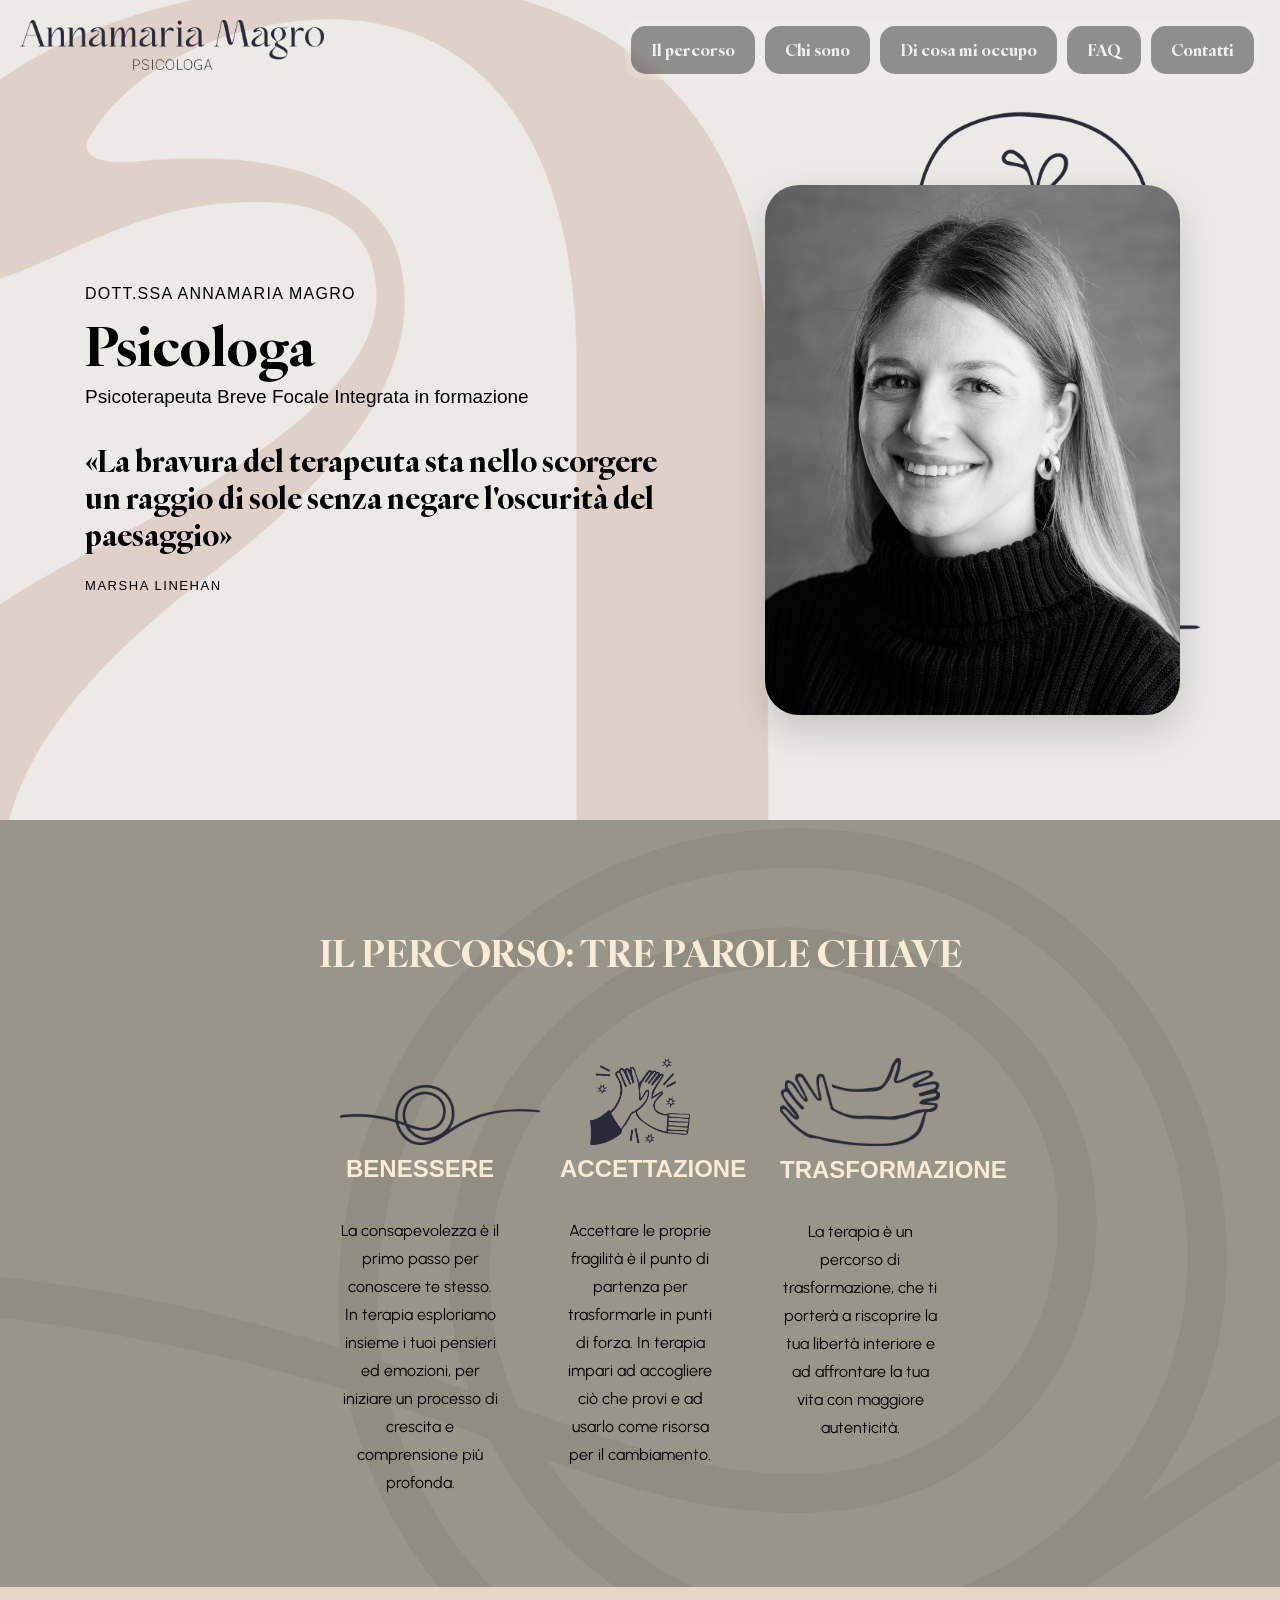
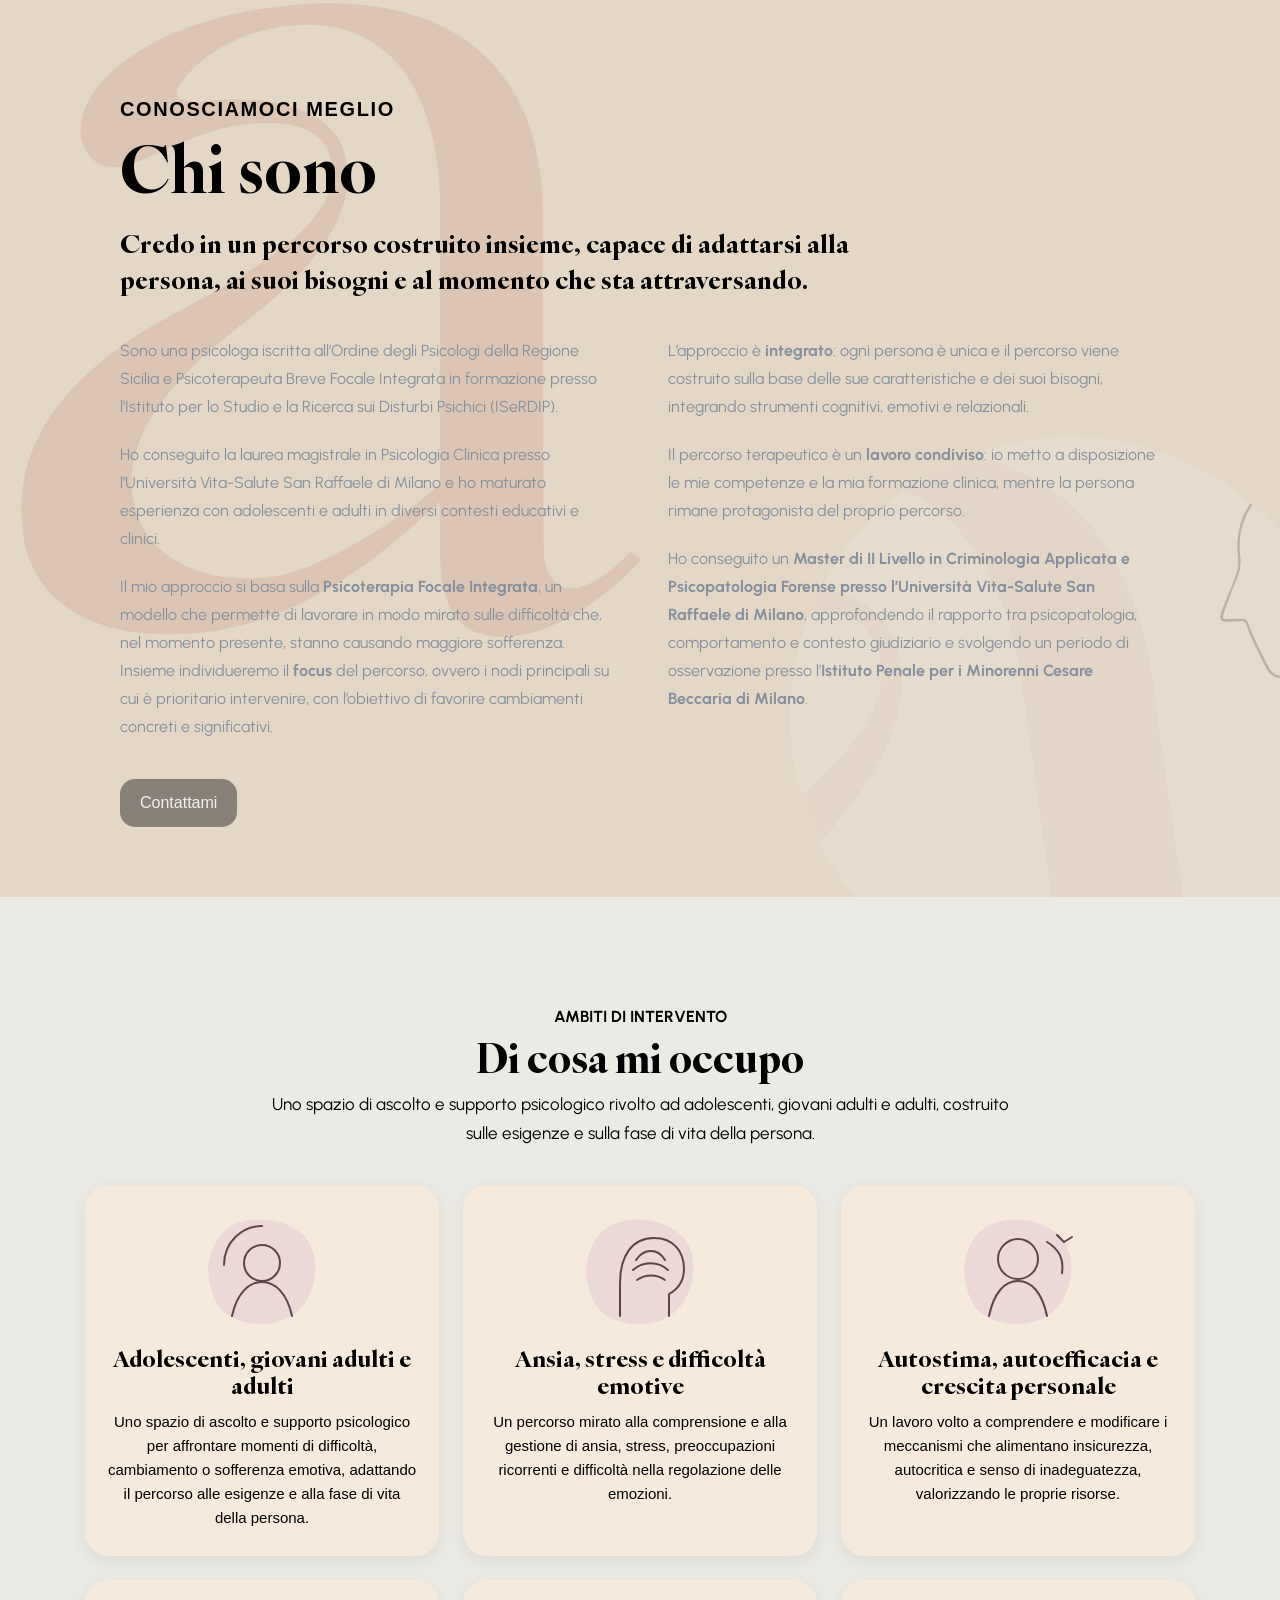
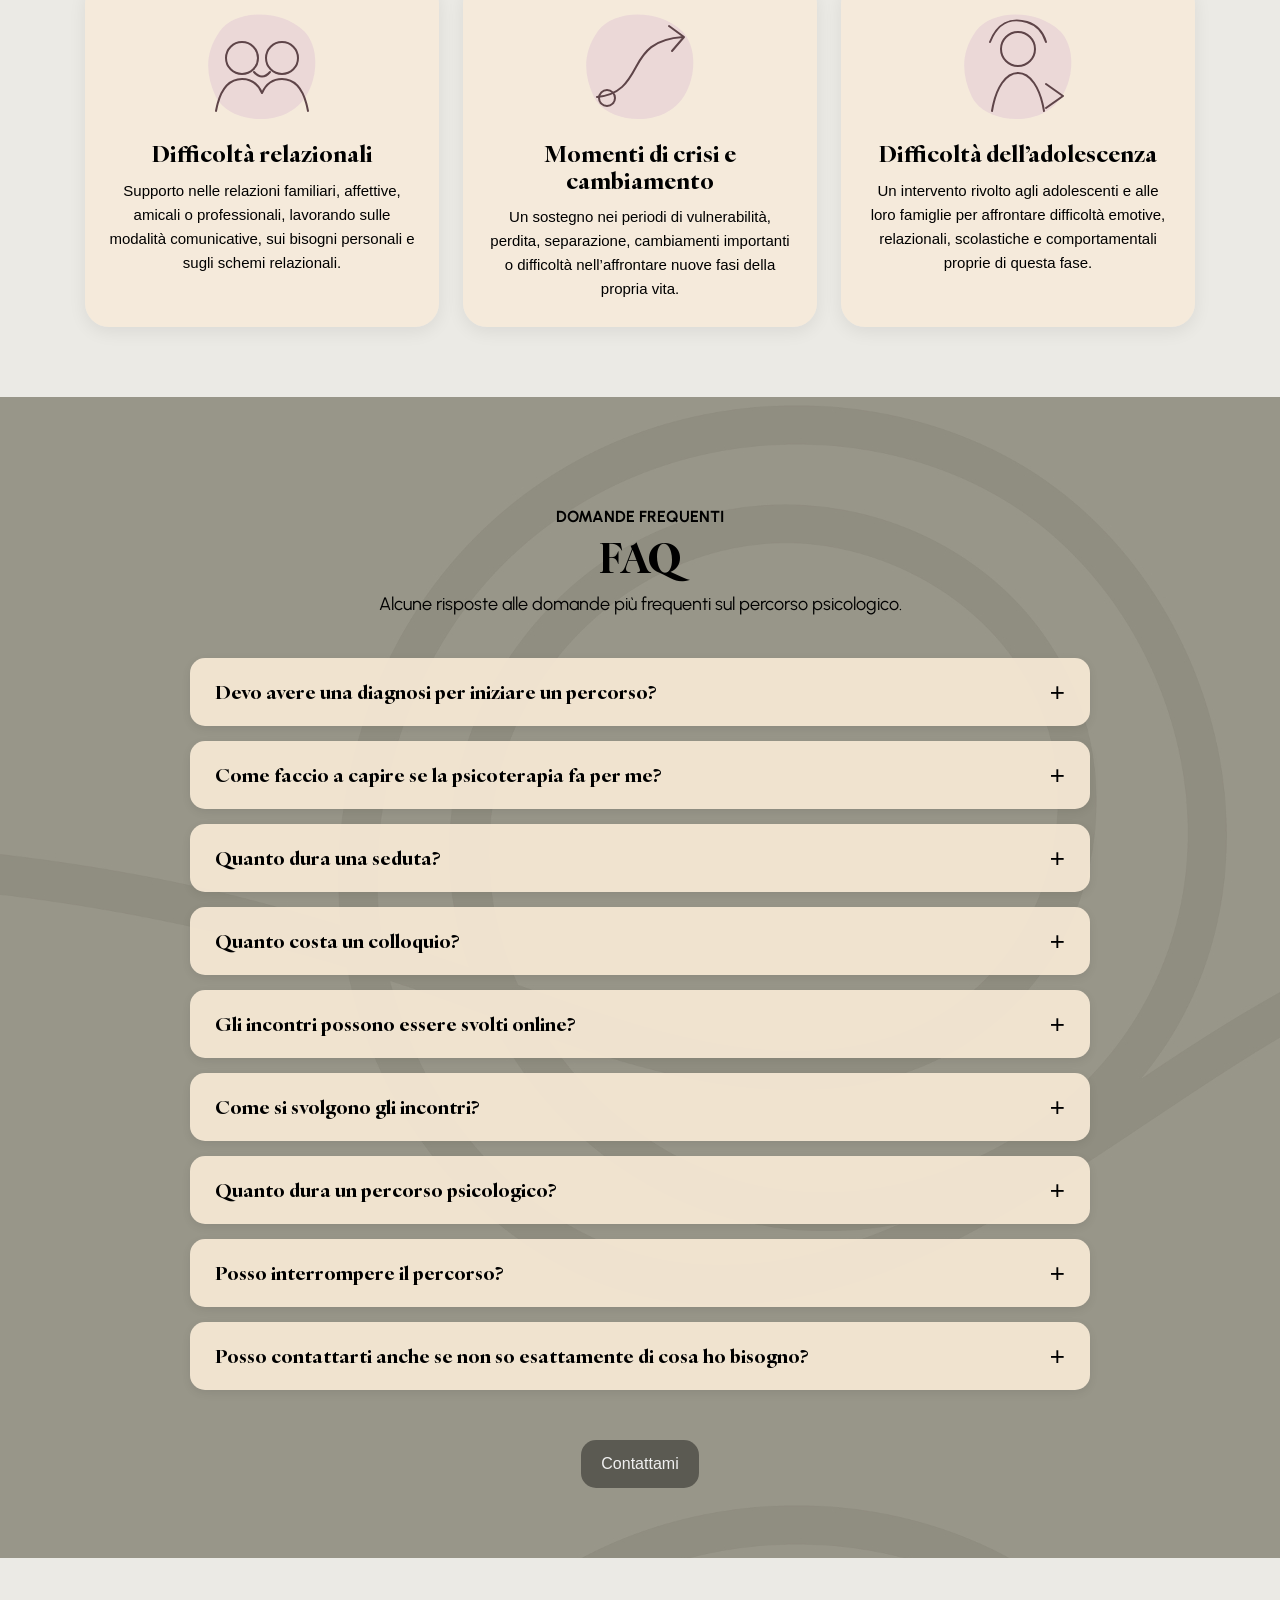
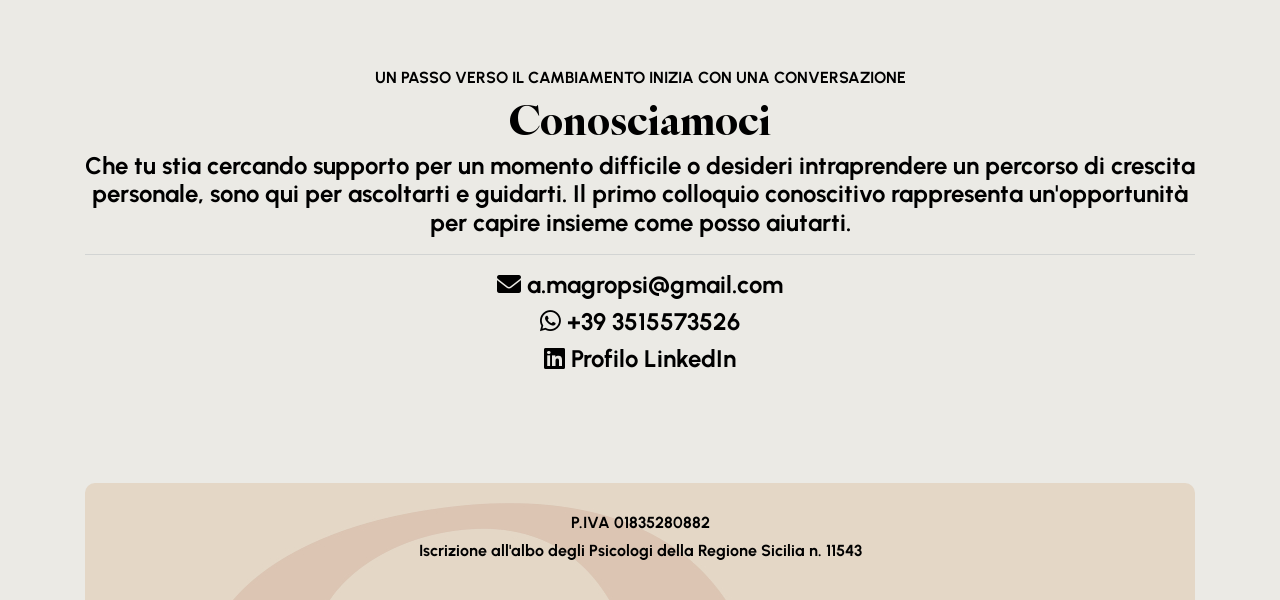
<file: index_home_chi_sono_aggiornato.html>
<!doctype html>
<html class="no-js" lang="it">

<head>
   <meta charset="utf-8">
   <meta http-equiv="x-ua-compatible" content="ie=edge">

   <title>Dottoressa Annamaria Magro - Psicologa e Psicoterapeuta in formazione</title>

   <meta name="description" content="Dottoressa Annamaria Magro - Psicologa e Psicoterapeuta Breve Focale Integrata in formazione. Supporto psicologico per adolescenti, giovani adulti e adulti.">
   <meta name="viewport" content="width=device-width, initial-scale=1">
   <meta name="theme-style-mode" content="1">

   <link rel="shortcut icon" type="image/x-icon" href="assets/img/favicon.ico">

   <link rel="stylesheet" href="assets/css/bootstrap.min.css">
   <link rel="stylesheet" href="assets/css/animate.min.css">
   <link rel="stylesheet" href="assets/css/backToTop.css">
   <link rel="stylesheet" href="assets/css/default.css">
   <link rel="stylesheet" href="assets/css/style.css">

   <link rel="stylesheet"
      href="https://cdnjs.cloudflare.com/ajax/libs/font-awesome/6.0.0-beta3/css/all.min.css">
</head>

<style>

@font-face {
   font-family: 'IvyOra Display';
   src: url('assets/fonts/IvyOraDisplay-Bold.ttf') format('truetype');
}

/* =========================
   LOGO
========================= */

.logo {
   position: absolute;
   top: 20px;
   left: 20px;
   width: auto;
   height: 50px;
   z-index: 1000;
}


/* =========================
   MENU BUTTONS
========================= */

.buttons {
   display: none;
}

button {
   font-family: "Inter", sans-serif;
   padding: 10px 20px;
   font-size: 16px;
   color: #f0f0f0;
   background-color: rgba(0, 0, 0, 0.4);
   border: none;
   border-radius: 15px;
   cursor: pointer;
   transition: background-color 0.3s, color 0.3s;
}

button:hover {
   background-color: #FF69B4;
   color: white;
}


/* =========================
   DESKTOP
========================= */

@media (min-width: 1000px) {

   .buttons {
      position: fixed;
      top: 20px;
      right: 20px;
      display: flex;
      flex-direction: row;
      gap: 10px;
      z-index: 9999;
      padding: 6px;
      border-radius: 18px;
      background: rgba(255, 255, 255, 0.12);
      backdrop-filter: blur(5px);
      -webkit-backdrop-filter: blur(5px);
   }

   .text-box-container {
      display: flex;
      justify-content: center;
      gap: 20px;
      margin-top: 20px;
   }

   .text-box {
      border-radius: 15px;
      padding: 20px;
      text-align: center;
      width: 200px;
   }

   .text-box img {
      width: 100%;
      height: auto;
      border-radius: 15px 15px 0 0;
   }

   .text-box h3 {
      margin: 10px 0 5px;
      color: #FAEBD7;
      font-family: "Inter", sans-serif;
   }

   .text-box p {
      margin: 0;
   }

   .art-name-details-d h4:not(:last-of-type)::after {
      content: '';
      position: absolute;
      left: -21px;
      top: 19px;
      width: 2px;
      height: calc(100% + 120px);
      background-color: #000;
   }
}


/* =========================
   MOBILE
========================= */

@media (max-width: 999px) {

   .text-box-container {
      display: flex;
      flex-direction: column;
      align-items: center;
      gap: 20px;
   }

   .text-box {
      text-align: center;
      width: 100%;
   }

   .text-box img {
      margin: 0 auto;
   }

   .art-name-details-d h4:not(:last-of-type)::after {
      content: '';
      position: absolute;
      left: -21px;
      top: 19px;
      width: 2px;
      height: calc(100% + 200px);
      background-color: #000;
   }

   .custom-br {
      display: none;
   }

   .logo {
      transform: translateX(10px);
   }

   .buttons {
      flex-wrap: wrap;
      justify-content: center;
      right: 10px;
      left: 10px;
   }

   .buttons button {
      font-size: 14px;
      padding: 8px 12px;
   }
}


/* =========================
   TIMELINE / ABOUT
========================= */

.art-name-details-d {
   position: relative;
   padding-left: 30px;
}

.art-name-details-d h4 {
   position: relative;
   margin-bottom: 20px;
   padding-left: 10px;
}

.art-name-details-d h4::before {
   content: '';
   position: absolute;
   left: -30px;
   top: 0;
   width: 20px;
   height: 20px;
   border: 2px solid #000;
   border-radius: 50%;
   background-color: #FAEBD7;
}


/* =========================
   FAQ
========================= */

.faq-section {
   max-width: 900px;
   margin: 0 auto;
}

.faq-item {
   margin-bottom: 15px;
   border-radius: 15px;
   overflow: hidden;
   background-color: rgba(250, 235, 215, 0.90);
   box-shadow: 0 3px 10px rgba(0, 0, 0, 0.08);
}

.faq-question {
   width: 100%;
   display: flex;
   align-items: center;
   justify-content: space-between;
   text-align: left;

   padding: 20px 25px;

   background-color: transparent;
   color: #000000;

   border: none;
   border-radius: 0;

   font-family: 'IvyOra Display';
   font-size: 19px;

   cursor: pointer;
}

.faq-question:hover {
   background-color: rgba(255, 105, 180, 0.15);
   color: #000000;
}

.faq-icon {
   font-family: Arial, sans-serif;
   font-size: 26px;
   font-weight: normal;
   margin-left: 20px;
   transition: transform 0.3s ease;
}

.faq-answer {
   display: none;
   padding: 0 25px 22px 25px;
}

.faq-answer p {
   margin: 0;
   color: #000000;
   font-family: "Inter", sans-serif;
   font-size: 16px;
   line-height: 1.7;
}

.faq-item.active .faq-answer {
   display: block;
}

.faq-item.active .faq-icon {
   transform: rotate(45deg);
}


/* =========================
   FAQ MOBILE
========================= */

@media (max-width: 767px) {

   .faq-section {
      width: 100%;
   }

   .faq-question {
      font-size: 16px;
      padding: 17px 18px;
   }

   .faq-answer {
      padding: 0 18px 18px 18px;
   }

   .faq-answer p {
      font-size: 15px;
      line-height: 1.6;
   }

   .faq-icon {
      font-size: 23px;
      margin-left: 10px;
   }
}


/* =========================
   CHI SONO / AREE DI INTERVENTO
========================= */
.about-split { align-items: center; }
.about-photo-wrap { text-align: center; margin-bottom: 30px; }
.about-photo { width: 100%; max-width: 430px; max-height: 600px; object-fit: cover; object-position: center top; border-radius: 34px; box-shadow: 0 12px 35px rgba(0,0,0,.12); }
.about-copy { max-width: 650px; }
.about-copy p { color:#000; line-height:1.75; font-size:16px; }
.intervention-intro { max-width: 760px; margin: 0 auto 38px; color:#000; font-size:17px; line-height:1.7; }
.intervention-grid { display:grid; grid-template-columns:repeat(3,1fr); gap:24px; }
.intervention-card { background:rgba(250,235,215,.72); border-radius:24px; padding:26px 22px; text-align:center; box-shadow:0 5px 18px rgba(0,0,0,.07); }
.intervention-card img { width:120px; height:120px; object-fit:contain; margin:0 auto 14px; }
.intervention-card h3 { color:#000; font-family:'IvyOra Display'; font-size:23px; line-height:1.15; margin-bottom:12px; }
.intervention-card p { color:#000; font-family:'Inter',sans-serif; font-size:15px; line-height:1.6; margin:0; }
@media (max-width: 999px) { .intervention-grid { grid-template-columns:repeat(2,1fr); } .about-copy { margin:0 auto; } }
@media (max-width: 600px) { .intervention-grid { grid-template-columns:1fr; } .about-photo { max-width:330px; border-radius:26px; } .intervention-card { padding:22px 18px; } }


/* =========================
   MENU MOBILE COMPATTO
========================= */
.mobile-menu-toggle { display: none; }

@media (max-width: 999px) {
   .mobile-menu-toggle {
      position: fixed;
      top: 16px;
      right: 16px;
      z-index: 10001;
      display: flex;
      align-items: center;
      justify-content: center;
      width: 46px;
      height: 46px;
      padding: 0;
      border-radius: 50%;
      font-size: 22px;
      background-color: rgba(0, 0, 0, 0.58);
      color: #fff;
      box-shadow: 0 4px 14px rgba(0,0,0,.15);
   }

   .buttons {
      position: fixed;
      top: 70px;
      right: 16px;
      left: auto;
      z-index: 10000;
      display: none;
      width: min(270px, calc(100vw - 32px));
      padding: 12px;
      flex-direction: column;
      flex-wrap: nowrap;
      gap: 8px;
      border-radius: 18px;
      background: rgba(30, 30, 30, 0.90);
      box-shadow: 0 8px 24px rgba(0,0,0,.18);
      backdrop-filter: blur(8px);
      -webkit-backdrop-filter: blur(8px);
   }

   .buttons.mobile-open { display: flex; }

   .buttons button {
      width: 100%;
      font-size: 15px;
      padding: 10px 14px;
      text-align: center;
      background-color: rgba(255,255,255,.10);
   }
}


/* HERO HOME CON RITRATTO */
.hero-home{min-height:712px;height:auto!important;background-size:cover;background-position:center;display:flex;align-items:center}.hero-home .container{width:100%}.hero-home-row{min-height:560px;align-items:center}.hero-home-copy{padding-top:60px;padding-bottom:40px}.hero-kicker{margin:0 0 10px;color:#000;font-family:Inter,sans-serif;font-size:16px;letter-spacing:.08em;text-transform:uppercase}.hero-name{margin:0 0 8px;color:#000;font-family:'IvyOra Display';font-size:clamp(38px,4.2vw,62px);line-height:1.05}.hero-role{margin:0 0 32px;color:#000;font-family:Inter,sans-serif;font-size:19px;line-height:1.5}.hero-quote{max-width:610px;margin:0;color:#000;font-family:'IvyOra Display';font-size:clamp(25px,2.3vw,36px);line-height:1.25}.hero-author{margin-top:18px;color:#000;font-family:Inter,sans-serif;font-size:13px;letter-spacing:.12em;text-transform:uppercase}.hero-photo-wrap{display:flex;justify-content:center;align-items:center;padding:75px 15px 35px}.hero-photo{width:min(100%,430px);height:530px;object-fit:cover;object-position:center 24%;border-radius:34px;box-shadow:0 16px 38px rgba(0,0,0,.16)}
@media(max-width:999px){.hero-home{min-height:auto;padding-top:90px}.hero-home-row{min-height:auto}.hero-home-copy{padding:35px 20px 10px;text-align:center}.hero-role{margin-bottom:24px}.hero-quote{margin-left:auto;margin-right:auto}.hero-photo-wrap{padding:20px 25px 55px}.hero-photo{width:min(100%,350px);height:430px;border-radius:28px}}


/* =========================
   CHI SONO - VERSIONE SENZA FOTO
========================= */
.about-redesign {
   position: relative;
   overflow: hidden;
   background-image: url('assets/img/image3.jpg');
   background-size: cover;
   background-position: center;
}

.about-redesign::after {
   content: "";
   position: absolute;
   right: -70px;
   bottom: -100px;
   width: 560px;
   height: 560px;
   background: url('assets/img/sfondo11.png') center/cover no-repeat;
   opacity: .22;
   border-radius: 50%;
   transform: rotate(-8deg);
   pointer-events: none;
}

.about-redesign .container {
   position: relative;
   z-index: 1;
}

.about-redesign-inner {
   max-width: 1040px;
   margin: 0 auto;
}

.about-redesign-header {
   max-width: 760px;
   margin-bottom: 38px;
}

.about-redesign-header h4 {
   color: #000;
   font-family: "Inter", sans-serif;
   letter-spacing: .08em;
   margin-bottom: 10px;
}

.about-redesign-header h1 {
   color: #000;
   font-family: 'IvyOra Display';
   font-size: clamp(42px, 5vw, 66px);
   margin-bottom: 18px;
}

.about-redesign-intro {
   color: #000;
   font-family: 'IvyOra Display';
   font-size: 25px;
   line-height: 1.45;
   max-width: 780px;
   margin: 0;
}

.about-text-columns {
   columns: 2;
   column-gap: 55px;
   color: #000;
   font-family: "Inter", sans-serif;
   font-size: 16px;
   line-height: 1.8;
}

.about-text-columns p {
   margin: 0 0 20px;
   break-inside: avoid;
}

.about-contact {
   margin-top: 32px;
}

@media (max-width: 767px) {
   .about-redesign::after {
      width: 360px;
      height: 360px;
      right: -150px;
      bottom: -50px;
      opacity: .16;
   }

   .about-redesign-header {
      text-align: center;
      margin-left: auto;
      margin-right: auto;
   }

   .about-redesign-intro {
      font-size: 21px;
   }

   .about-text-columns {
      columns: 1;
      font-size: 15.5px;
      line-height: 1.75;
   }

   .about-contact {
      text-align: center;
   }
}

</style>


<body class="body-bg">

<main style="background-image: url('assets/img/sfondo1.jpg');">

   <!-- =========================
        LOGO
   ========================== -->

   <a href="index.html">
      <img src="assets/img/logo.png"
           alt="Logo"
           class="logo">
   </a>


   <!-- =========================
        HERO
   ========================== -->

   <section class="oc-category-area pt-110 pb-70 hero-home" style="background-image:url('assets/img/sfondo11.png');"><div class="container"><button class="mobile-menu-toggle" type="button" onclick="toggleMobileMenu()" aria-label="Apri il menu" aria-expanded="false"><i class="fas fa-bars"></i></button><div class="buttons"><button onclick="scrollToBlock('block2')" style="font-family:'IvyOra Display';">Il percorso</button><button onclick="scrollToBlock('block3')" style="font-family:'IvyOra Display';">Chi sono</button><button onclick="scrollToBlock('block-interventi')" style="font-family:'IvyOra Display';">Di cosa mi occupo</button><button onclick="scrollToBlock('block5')" style="font-family:'IvyOra Display';">FAQ</button><button onclick="scrollToBlock('block4')" style="font-family:'IvyOra Display';">Contatti</button></div><div class="row hero-home-row"><div class="col-xl-7 col-lg-7"><div class="hero-home-copy wow fadeInUp"><p class="hero-kicker">Dott.ssa Annamaria Magro</p><h1 class="hero-name">Psicologa</h1><p class="hero-role">Psicoterapeuta Breve Focale Integrata in formazione</p><p class="hero-quote">«La bravura del terapeuta sta nello scorgere un raggio di sole senza negare l'oscurità del paesaggio»</p><div class="hero-author">Marsha Linehan</div></div></div><div class="col-xl-5 col-lg-5"><div class="hero-photo-wrap wow fadeInUp"><img src="assets/img/annamaria-home.jpg" alt="Dottoressa Annamaria Magro, psicologa" class="hero-photo"></div></div></div></div></section>


   <!-- =========================
        BLOCK 2 - SELF CARE
   ========================== -->

   <section class="oc-category-area pt-110 pb-70"
      style="background-image: url('assets/img/image2.jpg');"
      id="block2">

      <div class="container">

         <div class="row wow fadeInUp">

            <div class="col-lg-12">

               <div class="section-title1 pos-rel text-center mb-40">

                  <h1 class="section-main-title1"
                     style="
                        color: #FAEBD7;
                        font-family: 'IvyOra Display';
                     ">
                     IL PERCORSO: TRE PAROLE CHIAVE
                  </h1>

               </div>

            </div>

         </div>


         <div class="row wow fadeInUp">

            <div class="text-box-container">


               <!-- BENESSERE -->

               <div class="text-box">

                  <img src="assets/img/block2_1.png"
                       alt="Benessere"
                       style="
                          margin-top: 27.5px;
                          height: auto;
                          width: 200px;
                       ">

                  <h3>BENESSERE</h3>

                  <br>

                  <p style="color: #000000;">
                     La consapevolezza è il primo passo per conoscere
                     te stesso. In terapia esploriamo insieme i tuoi
                     pensieri ed emozioni, per iniziare un processo di
                     crescita e comprensione più profonda.
                  </p>

               </div>


               <!-- ACCETTAZIONE -->

               <div class="text-box">

                  <img src="assets/img/block2_2.png"
                       alt="Accettazione"
                       style="
                          height: auto;
                          width: 100px;
                       ">

                  <h3>ACCETTAZIONE</h3>

                  <br>

                  <p style="color: #000000;">
                     Accettare le proprie fragilità è il punto di partenza
                     per trasformarle in punti di forza. In terapia impari
                     ad accogliere ciò che provi e ad usarlo come risorsa
                     per il cambiamento.
                  </p>

               </div>


               <!-- TRASFORMAZIONE -->

               <div class="text-box">

                  <img src="assets/img/block2_3.png"
                       alt="Trasformazione"
                       style="
                          height: auto;
                          width: 160px;
                       ">

                  <h3>TRASFORMAZIONE</h3>

                  <br>

                  <p style="color: #000000;">
                     La terapia è un percorso di trasformazione, che ti
                     porterà a riscoprire la tua libertà interiore e ad
                     affrontare la tua vita con maggiore autenticità.
                  </p>

               </div>

            </div>

         </div>

      </div>

   </section>


   <!-- =========================
        BLOCK 3 - CHI SONO
   ========================== -->

   <section class="oc-category-area pt-110 pb-70 about-redesign" id="block3">

      <div class="container">
         <div class="about-redesign-inner wow fadeInUp">

            <div class="about-redesign-header">
               <h4>CONOSCIAMOCI MEGLIO</h4>
               <h1>Chi sono</h1>
               <p class="about-redesign-intro">
                  Credo in un percorso costruito insieme, capace di adattarsi alla persona,
                  ai suoi bisogni e al momento che sta attraversando.
               </p>
            </div>

            <div class="about-text-columns">
               <p>
                  Sono una psicologa iscritta all’Ordine degli Psicologi della Regione Sicilia
                  e Psicoterapeuta Breve Focale Integrata in formazione presso l’Istituto per
                  lo Studio e la Ricerca sui Disturbi Psichici (ISeRDIP).
               </p>

               <p>
                  Ho conseguito la laurea magistrale in Psicologia Clinica presso l’Università
                  Vita-Salute San Raffaele di Milano e ho maturato esperienza con adolescenti
                  e adulti in diversi contesti educativi e clinici.
               </p>

               <p>
                  Il mio approccio si basa sulla <strong>Psicoterapia Focale Integrata</strong>,
                  un modello che permette di lavorare in modo mirato sulle difficoltà che,
                  nel momento presente, stanno causando maggiore sofferenza. Insieme
                  individueremo il <strong>focus</strong> del percorso, ovvero i nodi principali
                  su cui è prioritario intervenire, con l’obiettivo di favorire cambiamenti
                  concreti e significativi.
               </p>

               <p>
                  L’approccio è <strong>integrato</strong>: ogni persona è unica e il percorso
                  viene costruito sulla base delle sue caratteristiche e dei suoi bisogni,
                  integrando strumenti cognitivi, emotivi e relazionali.
               </p>

               <p>
                  Il percorso terapeutico è un <strong>lavoro condiviso</strong>: io metto a
                  disposizione le mie competenze e la mia formazione clinica, mentre la persona
                  rimane protagonista del proprio percorso.
               </p>

               <p>
                  Ho conseguito un <strong>Master di II Livello in Criminologia Applicata e
                  Psicopatologia Forense presso l’Università Vita-Salute San Raffaele di Milano</strong>,
                  approfondendo il rapporto tra psicopatologia, comportamento e contesto giudiziario
                  e svolgendo un periodo di osservazione presso l’<strong>Istituto Penale per i
                  Minorenni Cesare Beccaria di Milano</strong>.
               </p>
            </div>

            <div class="about-contact">
               <button onclick="scrollToBlock('block4')">Contattami</button>
            </div>

         </div>
      </div>

   </section>


   <!-- =========================
        BLOCK 4 - DI COSA MI OCCUPO
   ========================== -->

   <section class="oc-category-area pt-110 pb-70"
      style="background-image: url('assets/img/sfondo1.jpg');"
      id="block-interventi">

      <div class="container">
         <div class="row wow fadeInUp">
            <div class="col-lg-12 text-center">
               <h5 style="color:#000000;">AMBITI DI INTERVENTO</h5>
               <h1 style="color:#000000; font-family:'IvyOra Display';">Di cosa mi occupo</h1>
               <p class="intervention-intro">Uno spazio di ascolto e supporto psicologico rivolto ad adolescenti, giovani adulti e adulti, costruito sulle esigenze e sulla fase di vita della persona.</p>
            </div>
         </div>

         <div class="intervention-grid wow fadeInUp">
            <div class="intervention-card">
               <img src="assets/img/area-supporto.svg" alt="Illustrazione supporto psicologico">
               <h3>Adolescenti, giovani adulti e adulti</h3>
               <p>Uno spazio di ascolto e supporto psicologico per affrontare momenti di difficoltà, cambiamento o sofferenza emotiva, adattando il percorso alle esigenze e alla fase di vita della persona.</p>
            </div>

            <div class="intervention-card">
               <img src="assets/img/area-ansia.svg" alt="Illustrazione ansia e stress">
               <h3>Ansia, stress e difficoltà emotive</h3>
               <p>Un percorso mirato alla comprensione e alla gestione di ansia, stress, preoccupazioni ricorrenti e difficoltà nella regolazione delle emozioni.</p>
            </div>

            <div class="intervention-card">
               <img src="assets/img/area-autostima.svg" alt="Illustrazione autostima e crescita personale">
               <h3>Autostima, autoefficacia e crescita personale</h3>
               <p>Un lavoro volto a comprendere e modificare i meccanismi che alimentano insicurezza, autocritica e senso di inadeguatezza, valorizzando le proprie risorse.</p>
            </div>

            <div class="intervention-card">
               <img src="assets/img/area-relazioni.svg" alt="Illustrazione difficoltà relazionali">
               <h3>Difficoltà relazionali</h3>
               <p>Supporto nelle relazioni familiari, affettive, amicali o professionali, lavorando sulle modalità comunicative, sui bisogni personali e sugli schemi relazionali.</p>
            </div>

            <div class="intervention-card">
               <img src="assets/img/area-cambiamento.svg" alt="Illustrazione momenti di crisi e cambiamento">
               <h3>Momenti di crisi e cambiamento</h3>
               <p>Un sostegno nei periodi di vulnerabilità, perdita, separazione, cambiamenti importanti o difficoltà nell’affrontare nuove fasi della propria vita.</p>
            </div>

            <div class="intervention-card">
               <img src="assets/img/area-adolescenza.svg" alt="Illustrazione adolescenza">
               <h3>Difficoltà dell’adolescenza</h3>
               <p>Un intervento rivolto agli adolescenti e alle loro famiglie per affrontare difficoltà emotive, relazionali, scolastiche e comportamentali proprie di questa fase.</p>
            </div>
         </div>
      </div>
   </section>
   
   <!-- =========================
        BLOCK 4 - FAQ
   ========================== -->

   <section class="oc-category-area pt-110 pb-70"
      style="background-image: url('assets/img/image2.jpg');"
      id="block5">

      <div class="container">

         <!-- TITOLO -->

         <div class="row wow fadeInUp">

            <div class="col-lg-12">

               <div class="section-title1 pos-rel text-center mb-40">

                  <h5 style="color: #000000;">
                     DOMANDE FREQUENTI
                  </h5>

                  <h1 style="
                     color: #000000;
                     font-family: 'IvyOra Display';
                  ">
                     FAQ
                  </h1>

                  <p style="
                     color: #000000;
                     font-size: 18px;
                  ">
                     Alcune risposte alle domande più frequenti
                     sul percorso psicologico.
                  </p>

               </div>

            </div>

         </div>


         <!-- FAQ -->

         <div class="row wow fadeInUp">

            <div class="col-lg-12">

               <div class="faq-section">


                  <!-- FAQ 1 -->

                  <div class="faq-item">

                     <button class="faq-question"
                        onclick="toggleFaq(this)">

                        <span>
                           Devo avere una diagnosi per iniziare
                           un percorso?
                        </span>

                        <span class="faq-icon">
                           +
                        </span>

                     </button>

                     <div class="faq-answer">

                        <p>
                           No. È possibile rivolgersi a uno psicologo anche
                           quando non si ha una diagnosi, ma si sta
                           attraversando un momento di difficoltà,
                           cambiamento o sofferenza e si desidera comprendere
                           meglio ciò che si sta vivendo.
                        </p>

                     </div>

                  </div>


                  <!-- FAQ 2 -->

                  <div class="faq-item">

                     <button class="faq-question"
                        onclick="toggleFaq(this)">

                        <span>
                           Come faccio a capire se la psicoterapia
                           fa per me?
                        </span>

                        <span class="faq-icon">
                           +
                        </span>

                     </button>

                     <div class="faq-answer">

                        <p>
                           Il primo colloquio serve anche a questo. È uno
                           spazio per conoscerci, comprendere insieme la
                           situazione e valutare quale tipo di intervento
                           possa essere più adeguato alle tue esigenze.
                        </p>

                     </div>

                  </div>


                  <!-- FAQ 3 -->

                  <div class="faq-item">

                     <button class="faq-question"
                        onclick="toggleFaq(this)">

                        <span>
                           Quanto dura una seduta?
                        </span>

                        <span class="faq-icon">
                           +
                        </span>

                     </button>

                     <div class="faq-answer">

                        <p>
                           Ogni colloquio ha una durata di
                           <strong>45 minuti</strong>.
                        </p>

                     </div>

                  </div>


                  <!-- FAQ 4 -->

                  <div class="faq-item">

                     <button class="faq-question"
                        onclick="toggleFaq(this)">

                        <span>
                           Quanto costa un colloquio?
                        </span>

                        <span class="faq-icon">
                           +
                        </span>

                     </button>

                     <div class="faq-answer">

                        <p>
                           Il costo di un colloquio è di
                           <strong>60 €</strong>.
                        </p>

                     </div>

                  </div>


                  <!-- FAQ 5 -->

                  <div class="faq-item">

                     <button class="faq-question"
                        onclick="toggleFaq(this)">

                        <span>
                           Gli incontri possono essere svolti online?
                        </span>

                        <span class="faq-icon">
                           +
                        </span>

                     </button>

                     <div class="faq-answer">

                        <p>
                           Sì. Gli incontri possono essere svolti
                           <strong>online</strong> oppure
                           <strong>in presenza presso il mio studio a
                           Milano, in Via Rossini 3</strong>.
                        </p>

                     </div>

                  </div>


                  <!-- FAQ 6 -->

                  <div class="faq-item">

                     <button class="faq-question"
                        onclick="toggleFaq(this)">

                        <span>
                           Come si svolgono gli incontri?
                        </span>

                        <span class="faq-icon">
                           +
                        </span>

                     </button>

                     <div class="faq-answer">

                        <p>
                           Gli incontri hanno generalmente una cadenza
                           settimanale, ma la frequenza può essere concordata
                           e modificata nel corso del percorso in base alle
                           esigenze della persona e agli obiettivi condivisi.
                        </p>

                     </div>

                  </div>


                  <!-- FAQ 7 -->

                  <div class="faq-item">

                     <button class="faq-question"
                        onclick="toggleFaq(this)">

                        <span>
                           Quanto dura un percorso psicologico?
                        </span>

                        <span class="faq-icon">
                           +
                        </span>

                     </button>

                     <div class="faq-answer">

                        <p>
                           Non esiste una durata uguale per tutti.
                           La Psicoterapia Focale Integrata permette di
                           lavorare in modo mirato su obiettivi specifici,
                           monitorando nel tempo l'andamento del percorso.

                           <br><br>

                           Il focus può inoltre essere ridefinito qualora
                           emergano nuove priorità.
                        </p>

                     </div>

                  </div>


                  <!-- FAQ 8 -->

                  <div class="faq-item">

                     <button class="faq-question"
                        onclick="toggleFaq(this)">

                        <span>
                           Posso interrompere il percorso?
                        </span>

                        <span class="faq-icon">
                           +
                        </span>

                     </button>

                     <div class="faq-answer">

                        <p>
                           Sì. Il percorso viene concordato e monitorato
                           insieme. Anche la conclusione rappresenta una fase
                           importante del lavoro terapeutico e, quando
                           possibile, viene discussa e programmata insieme,
                           valutando i risultati raggiunti e gli eventuali
                           aspetti ancora da approfondire.
                        </p>

                     </div>

                  </div>


                  <!-- FAQ 9 -->

                  <div class="faq-item">

                     <button class="faq-question"
                        onclick="toggleFaq(this)">

                        <span>
                           Posso contattarti anche se non so esattamente
                           di cosa ho bisogno?
                        </span>

                        <span class="faq-icon">
                           +
                        </span>

                     </button>

                     <div class="faq-answer">

                        <p>
                           Certamente. Non è necessario avere già chiaro
                           quale sia il problema o quale percorso
                           intraprendere.

                           <br><br>

                           Il primo colloquio può essere proprio l'occasione
                           per fare chiarezza sulla situazione e comprendere
                           insieme da dove iniziare.
                        </p>

                     </div>

                  </div>


               </div>

            </div>

         </div>


         <!-- PULSANTE CONTATTI -->

         <div class="row">

            <div class="col-lg-12 text-center"
               style="margin-top: 35px;">

               <button onclick="scrollToBlock('block4')">
                  Contattami
               </button>

            </div>

         </div>

      </div>

   </section>

</main>

<!-- =========================
        BLOCK 5 - CONTACT
   ========================== -->

   <section class="oc-category-area pt-110 pb-70"
      style="background-image: url('assets/img/sfondo1.jpg');"
      id="block4">

      <div class="container">

         <div class="row wow fadeInUp">

            <div class="col-lg-12">

               <div class="section-title1 pos-rel text-center mb-40">

                  <h5 style="color: #000000;">
                     UN PASSO VERSO IL CAMBIAMENTO INIZIA
                     CON UNA CONVERSAZIONE
                  </h5>

                  <h1 style="
                     color: #000000;
                     font-family: 'IvyOra Display';
                  ">
                     Conosciamoci
                  </h1>

                  <h3 style="color: #000000;">

                     Che tu stia cercando supporto per un momento difficile
                     o desideri intraprendere un percorso di crescita
                     personale, sono qui per ascoltarti e guidarti.

                     Il primo colloquio conoscitivo rappresenta
                     un'opportunità per capire insieme come posso aiutarti.

                  </h3>

                  <hr>


                  <h3 style="color: #000000;">
                     <i class="fas fa-envelope"></i>
                     a.magropsi@gmail.com
                  </h3>


                  <h3 style="color: #000000;">
                     <i class="fab fa-whatsapp"></i>
                     +39 3515573526
                  </h3>


                  <a href="https://www.linkedin.com/in/annamaria-magro-199384277/"
                     target="_blank"
                     rel="noopener noreferrer"
                     style="text-decoration: none;">

                     <h3 style="color: #000000;">
                        <i class="fab fa-linkedin"></i>
                        Profilo LinkedIn
                     </h3>

                  </a>

               </div>

            </div>

         </div>

      </div>

   </section>


<!-- =========================
     FOOTER
========================== -->

<footer>

   <div class="copyright-area copyright1-area"
      style="background-image: url('assets/img/sfondo1.jpg');">

      <div class="container">

         <div class="copyright1-inner"
            style="background-image: url('assets/img/image3.jpg');">

            <div class="row wow fadeInUp">

               <div class="col-lg-12">

                  <div class="section-title1 pos-rel text-center mb-10">

                     <h5 style="color: #000000;">
                        P.IVA 01835280882
                     </h5>

                     <h5 style="color: #000000;">
                        Iscrizione all'albo degli Psicologi
                        della Regione Sicilia n. 11543
                     </h5>

                  </div>

               </div>

            </div>

         </div>

      </div>

   </div>

</footer>


<!-- =========================
     JAVASCRIPT
========================== -->

<script>

   /* =========================
      SCROLL MENU
   ========================== */


   function toggleMobileMenu() {
      const menu = document.querySelector('.buttons');
      const toggle = document.querySelector('.mobile-menu-toggle');
      if (!menu || !toggle) return;

      const isOpen = menu.classList.toggle('mobile-open');
      toggle.setAttribute('aria-expanded', isOpen ? 'true' : 'false');

      const icon = toggle.querySelector('i');
      if (icon) icon.className = isOpen ? 'fas fa-times' : 'fas fa-bars';
   }

   function closeMobileMenu() {
      const menu = document.querySelector('.buttons');
      const toggle = document.querySelector('.mobile-menu-toggle');
      if (menu) menu.classList.remove('mobile-open');
      if (toggle) {
         toggle.setAttribute('aria-expanded', 'false');
         const icon = toggle.querySelector('i');
         if (icon) icon.className = 'fas fa-bars';
      }
   }

   function scrollToBlock(blockId) {

      const block = document.getElementById(blockId);

      if (block) {

         block.scrollIntoView({
            behavior: 'smooth'
         });

         closeMobileMenu();

      }

   }


   /* =========================
      FAQ ACCORDION
   ========================== */

   function toggleFaq(button) {

      const faqItem = button.parentElement;

      const allFaqItems =
         document.querySelectorAll('.faq-item');

      /*
       * Chiude tutte le altre FAQ.
       * Se vuoi permettere l'apertura contemporanea
       * di più risposte, puoi eliminare questo blocco.
       */

      allFaqItems.forEach(function(item) {

         if (item !== faqItem) {

            item.classList.remove('active');

         }

      });


      /*
       * Apre/chiude la FAQ selezionata
       */

      faqItem.classList.toggle('active');

   }

</script>


<!-- =========================
     JS FILES
========================== -->

<script src="assets/js/vendor/jquery-3.6.0.min.js"></script>
<script src="assets/js/bootstrap.bundle.min.js"></script>
<script src="assets/js/meanmenu.js"></script>
<script src="assets/js/swiper-bundle.min.js"></script>
<script src="assets/js/magnific-popup.min.js"></script>
<script src="assets/js/backToTop.js"></script>
<script src="assets/js/cookie.js"></script>
<script src="assets/js/nice-select.min.js"></script>
<script src="assets/js/counterup.min.js"></script>
<script src="assets/js/wow.min.js"></script>
<script src="assets/js/imagesloaded.pkgd.min.js"></script>
<script src="assets/js/main.js"></script>


</body>
</html>
</file>
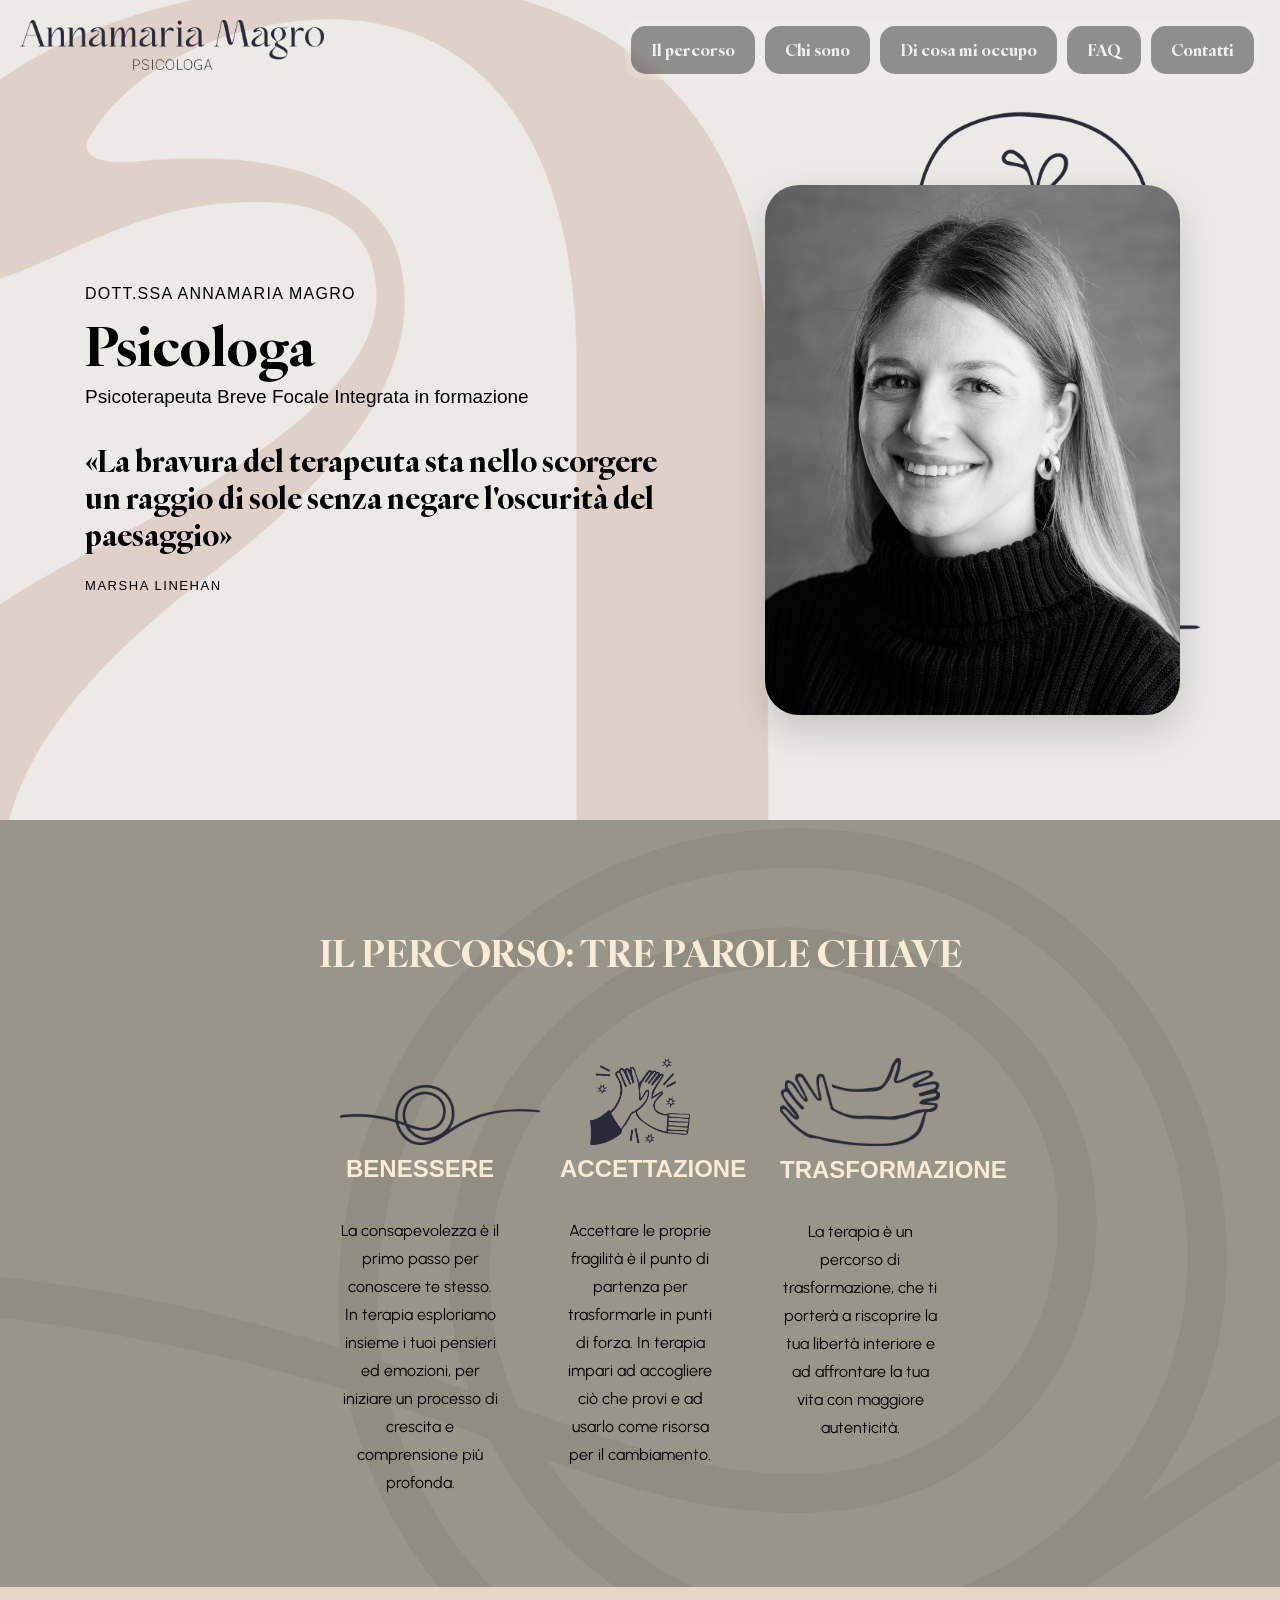
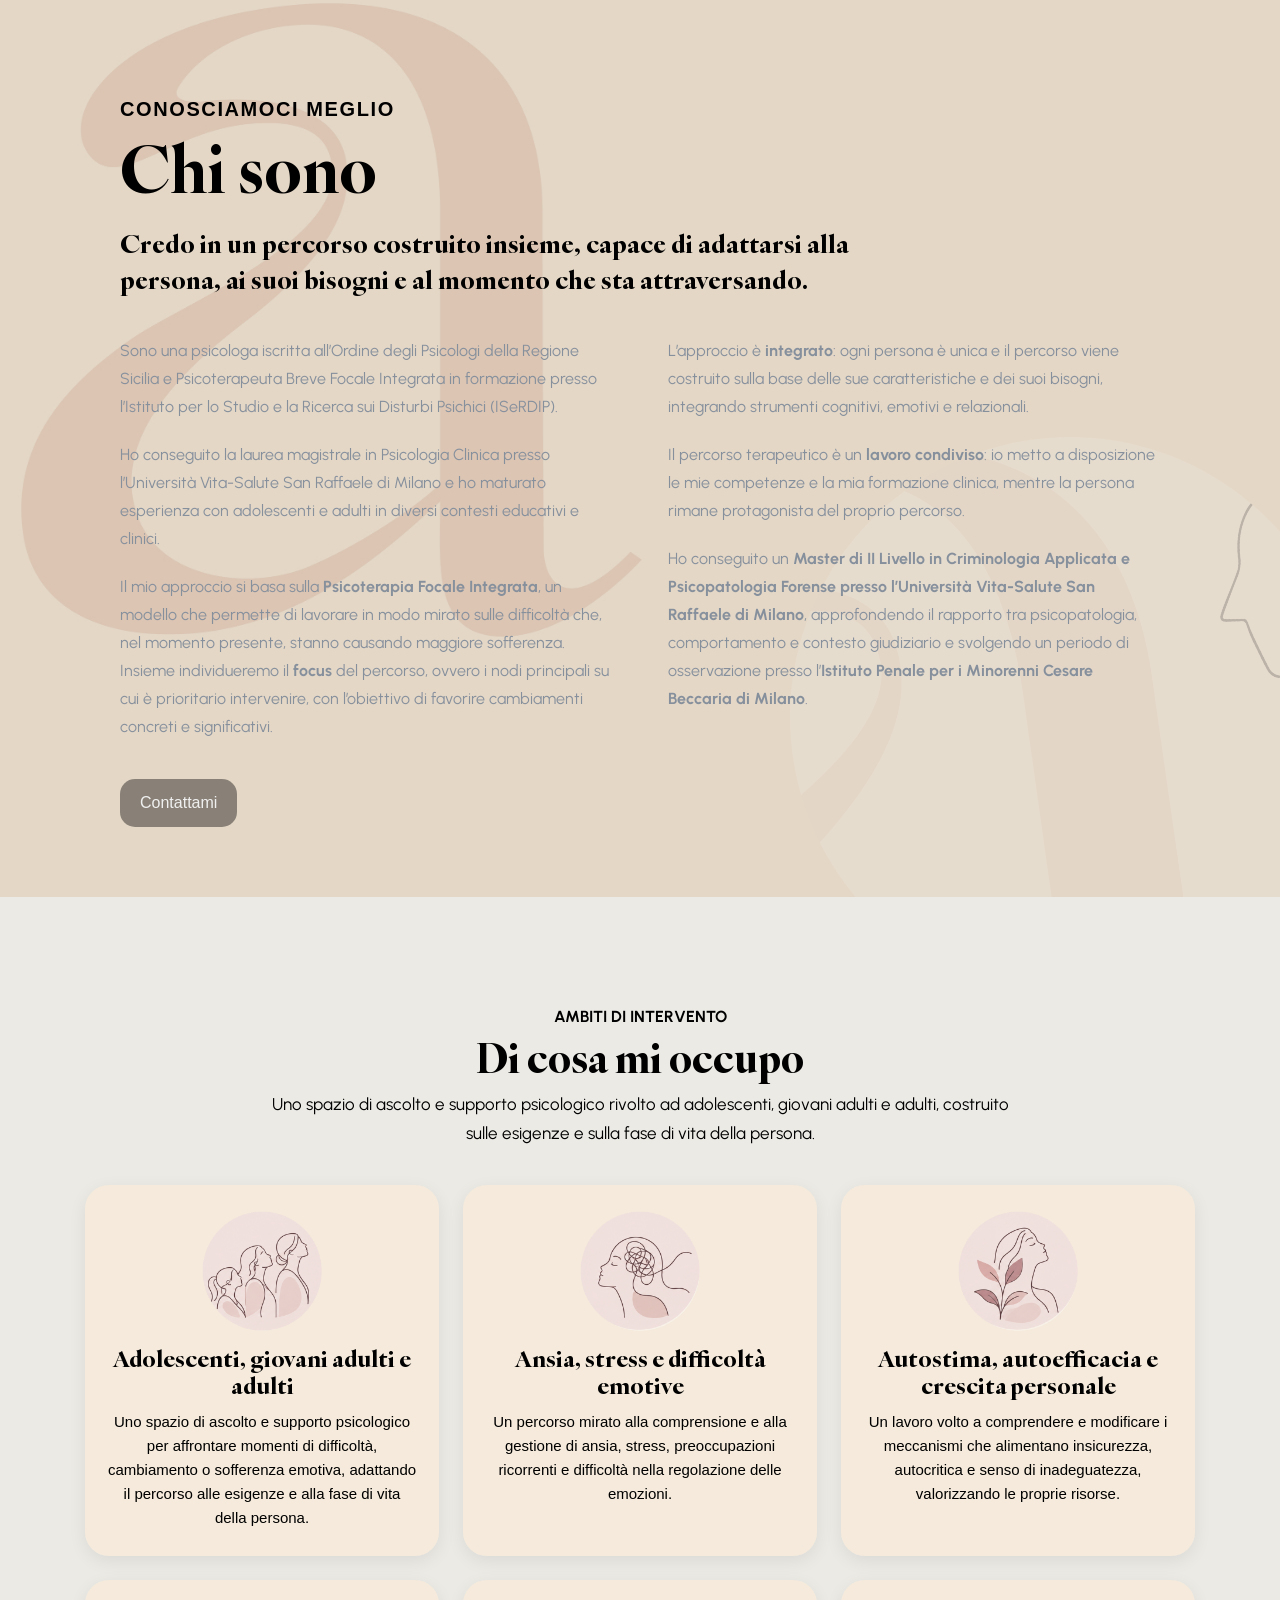
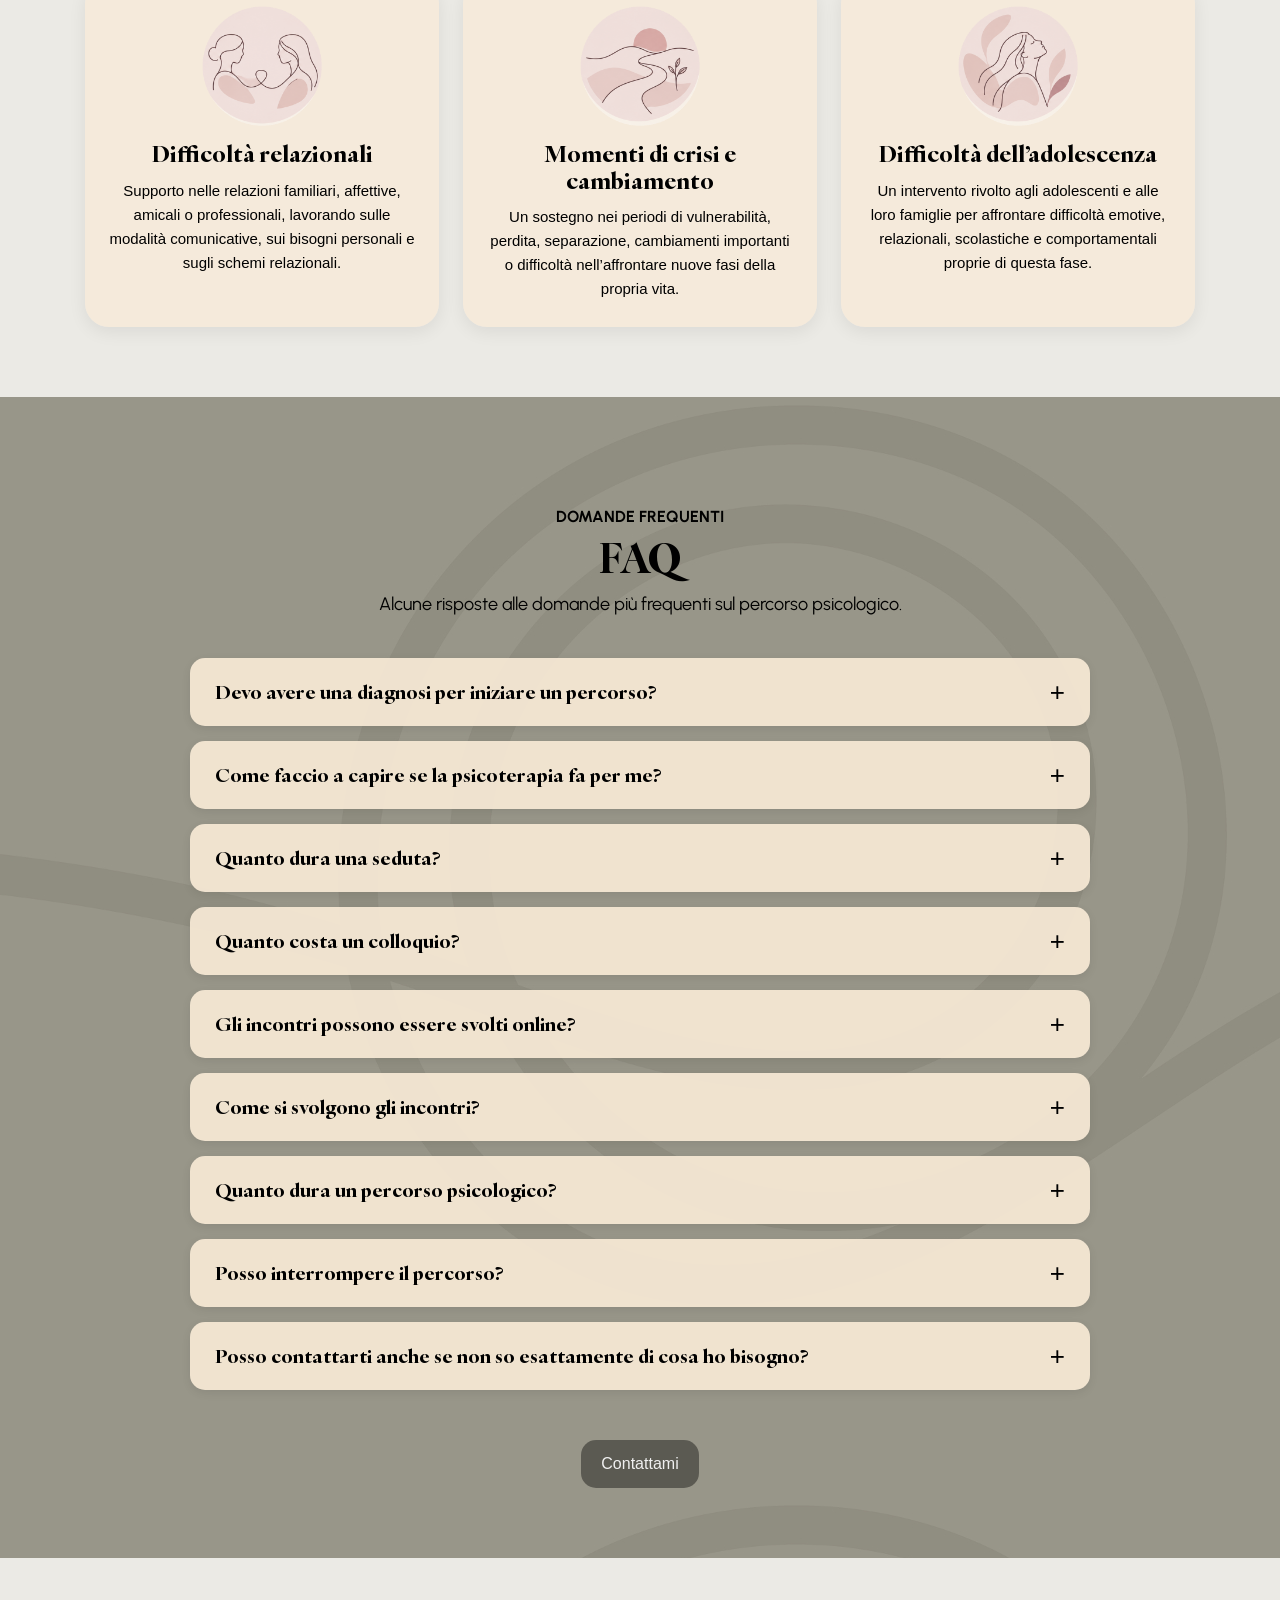
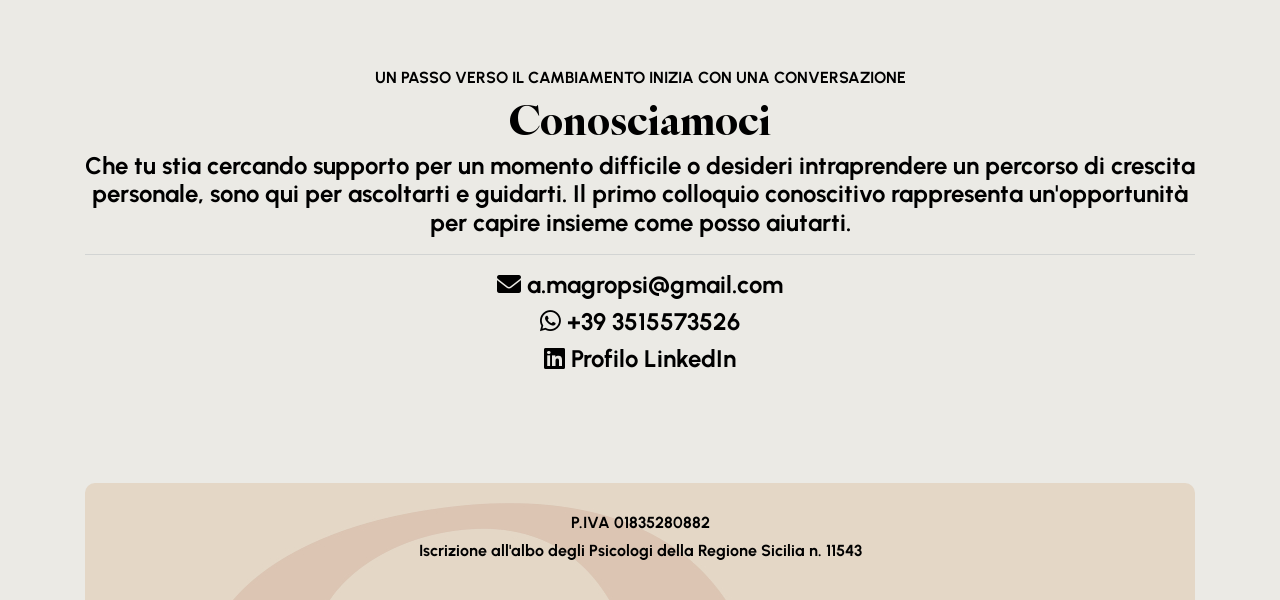
<file: index_illustrazioni.html>
<!doctype html>
<html class="no-js" lang="it">

<head>
   <meta charset="utf-8">
   <meta http-equiv="x-ua-compatible" content="ie=edge">

   <title>Dottoressa Annamaria Magro - Psicologa e Psicoterapeuta in formazione</title>

   <meta name="description" content="Dottoressa Annamaria Magro - Psicologa e Psicoterapeuta Breve Focale Integrata in formazione. Supporto psicologico per adolescenti, giovani adulti e adulti.">
   <meta name="viewport" content="width=device-width, initial-scale=1">
   <meta name="theme-style-mode" content="1">

   <link rel="shortcut icon" type="image/x-icon" href="assets/img/favicon.ico">

   <link rel="stylesheet" href="assets/css/bootstrap.min.css">
   <link rel="stylesheet" href="assets/css/animate.min.css">
   <link rel="stylesheet" href="assets/css/backToTop.css">
   <link rel="stylesheet" href="assets/css/default.css">
   <link rel="stylesheet" href="assets/css/style.css">

   <link rel="stylesheet"
      href="https://cdnjs.cloudflare.com/ajax/libs/font-awesome/6.0.0-beta3/css/all.min.css">
</head>

<style>

@font-face {
   font-family: 'IvyOra Display';
   src: url('assets/fonts/IvyOraDisplay-Bold.ttf') format('truetype');
}

/* =========================
   LOGO
========================= */

.logo {
   position: absolute;
   top: 20px;
   left: 20px;
   width: auto;
   height: 50px;
   z-index: 1000;
}


/* =========================
   MENU BUTTONS
========================= */

.buttons {
   display: none;
}

button {
   font-family: "Inter", sans-serif;
   padding: 10px 20px;
   font-size: 16px;
   color: #f0f0f0;
   background-color: rgba(0, 0, 0, 0.4);
   border: none;
   border-radius: 15px;
   cursor: pointer;
   transition: background-color 0.3s, color 0.3s;
}

button:hover {
   background-color: #FF69B4;
   color: white;
}


/* =========================
   DESKTOP
========================= */

@media (min-width: 1000px) {

   .buttons {
      position: fixed;
      top: 20px;
      right: 20px;
      display: flex;
      flex-direction: row;
      gap: 10px;
      z-index: 9999;
      padding: 6px;
      border-radius: 18px;
      background: rgba(255, 255, 255, 0.12);
      backdrop-filter: blur(5px);
      -webkit-backdrop-filter: blur(5px);
   }

   .text-box-container {
      display: flex;
      justify-content: center;
      gap: 20px;
      margin-top: 20px;
   }

   .text-box {
      border-radius: 15px;
      padding: 20px;
      text-align: center;
      width: 200px;
   }

   .text-box img {
      width: 100%;
      height: auto;
      border-radius: 15px 15px 0 0;
   }

   .text-box h3 {
      margin: 10px 0 5px;
      color: #FAEBD7;
      font-family: "Inter", sans-serif;
   }

   .text-box p {
      margin: 0;
   }

   .art-name-details-d h4:not(:last-of-type)::after {
      content: '';
      position: absolute;
      left: -21px;
      top: 19px;
      width: 2px;
      height: calc(100% + 120px);
      background-color: #000;
   }
}


/* =========================
   MOBILE
========================= */

@media (max-width: 999px) {

   .text-box-container {
      display: flex;
      flex-direction: column;
      align-items: center;
      gap: 20px;
   }

   .text-box {
      text-align: center;
      width: 100%;
   }

   .text-box img {
      margin: 0 auto;
   }

   .art-name-details-d h4:not(:last-of-type)::after {
      content: '';
      position: absolute;
      left: -21px;
      top: 19px;
      width: 2px;
      height: calc(100% + 200px);
      background-color: #000;
   }

   .custom-br {
      display: none;
   }

   .logo {
      transform: translateX(10px);
   }

   .buttons {
      flex-wrap: wrap;
      justify-content: center;
      right: 10px;
      left: 10px;
   }

   .buttons button {
      font-size: 14px;
      padding: 8px 12px;
   }
}


/* =========================
   TIMELINE / ABOUT
========================= */

.art-name-details-d {
   position: relative;
   padding-left: 30px;
}

.art-name-details-d h4 {
   position: relative;
   margin-bottom: 20px;
   padding-left: 10px;
}

.art-name-details-d h4::before {
   content: '';
   position: absolute;
   left: -30px;
   top: 0;
   width: 20px;
   height: 20px;
   border: 2px solid #000;
   border-radius: 50%;
   background-color: #FAEBD7;
}


/* =========================
   FAQ
========================= */

.faq-section {
   max-width: 900px;
   margin: 0 auto;
}

.faq-item {
   margin-bottom: 15px;
   border-radius: 15px;
   overflow: hidden;
   background-color: rgba(250, 235, 215, 0.90);
   box-shadow: 0 3px 10px rgba(0, 0, 0, 0.08);
}

.faq-question {
   width: 100%;
   display: flex;
   align-items: center;
   justify-content: space-between;
   text-align: left;

   padding: 20px 25px;

   background-color: transparent;
   color: #000000;

   border: none;
   border-radius: 0;

   font-family: 'IvyOra Display';
   font-size: 19px;

   cursor: pointer;
}

.faq-question:hover {
   background-color: rgba(255, 105, 180, 0.15);
   color: #000000;
}

.faq-icon {
   font-family: Arial, sans-serif;
   font-size: 26px;
   font-weight: normal;
   margin-left: 20px;
   transition: transform 0.3s ease;
}

.faq-answer {
   display: none;
   padding: 0 25px 22px 25px;
}

.faq-answer p {
   margin: 0;
   color: #000000;
   font-family: "Inter", sans-serif;
   font-size: 16px;
   line-height: 1.7;
}

.faq-item.active .faq-answer {
   display: block;
}

.faq-item.active .faq-icon {
   transform: rotate(45deg);
}


/* =========================
   FAQ MOBILE
========================= */

@media (max-width: 767px) {

   .faq-section {
      width: 100%;
   }

   .faq-question {
      font-size: 16px;
      padding: 17px 18px;
   }

   .faq-answer {
      padding: 0 18px 18px 18px;
   }

   .faq-answer p {
      font-size: 15px;
      line-height: 1.6;
   }

   .faq-icon {
      font-size: 23px;
      margin-left: 10px;
   }
}


/* =========================
   CHI SONO / AREE DI INTERVENTO
========================= */
.about-split { align-items: center; }
.about-photo-wrap { text-align: center; margin-bottom: 30px; }
.about-photo { width: 100%; max-width: 430px; max-height: 600px; object-fit: cover; object-position: center top; border-radius: 34px; box-shadow: 0 12px 35px rgba(0,0,0,.12); }
.about-copy { max-width: 650px; }
.about-copy p { color:#000; line-height:1.75; font-size:16px; }
.intervention-intro { max-width: 760px; margin: 0 auto 38px; color:#000; font-size:17px; line-height:1.7; }
.intervention-grid { display:grid; grid-template-columns:repeat(3,1fr); gap:24px; }
.intervention-card { background:rgba(250,235,215,.72); border-radius:24px; padding:26px 22px; text-align:center; box-shadow:0 5px 18px rgba(0,0,0,.07); }
.intervention-card img { width:120px; height:120px; object-fit:contain; margin:0 auto 14px; }
.intervention-card h3 { color:#000; font-family:'IvyOra Display'; font-size:23px; line-height:1.15; margin-bottom:12px; }
.intervention-card p { color:#000; font-family:'Inter',sans-serif; font-size:15px; line-height:1.6; margin:0; }
@media (max-width: 999px) { .intervention-grid { grid-template-columns:repeat(2,1fr); } .about-copy { margin:0 auto; } }
@media (max-width: 600px) { .intervention-grid { grid-template-columns:1fr; } .about-photo { max-width:330px; border-radius:26px; } .intervention-card { padding:22px 18px; } }


/* =========================
   MENU MOBILE COMPATTO
========================= */
.mobile-menu-toggle { display: none; }

@media (max-width: 999px) {
   .mobile-menu-toggle {
      position: fixed;
      top: 16px;
      right: 16px;
      z-index: 10001;
      display: flex;
      align-items: center;
      justify-content: center;
      width: 46px;
      height: 46px;
      padding: 0;
      border-radius: 50%;
      font-size: 22px;
      background-color: rgba(0, 0, 0, 0.58);
      color: #fff;
      box-shadow: 0 4px 14px rgba(0,0,0,.15);
   }

   .buttons {
      position: fixed;
      top: 70px;
      right: 16px;
      left: auto;
      z-index: 10000;
      display: none;
      width: min(270px, calc(100vw - 32px));
      padding: 12px;
      flex-direction: column;
      flex-wrap: nowrap;
      gap: 8px;
      border-radius: 18px;
      background: rgba(30, 30, 30, 0.90);
      box-shadow: 0 8px 24px rgba(0,0,0,.18);
      backdrop-filter: blur(8px);
      -webkit-backdrop-filter: blur(8px);
   }

   .buttons.mobile-open { display: flex; }

   .buttons button {
      width: 100%;
      font-size: 15px;
      padding: 10px 14px;
      text-align: center;
      background-color: rgba(255,255,255,.10);
   }
}


/* HERO HOME CON RITRATTO */
.hero-home{min-height:712px;height:auto!important;background-size:cover;background-position:center;display:flex;align-items:center}.hero-home .container{width:100%}.hero-home-row{min-height:560px;align-items:center}.hero-home-copy{padding-top:60px;padding-bottom:40px}.hero-kicker{margin:0 0 10px;color:#000;font-family:Inter,sans-serif;font-size:16px;letter-spacing:.08em;text-transform:uppercase}.hero-name{margin:0 0 8px;color:#000;font-family:'IvyOra Display';font-size:clamp(38px,4.2vw,62px);line-height:1.05}.hero-role{margin:0 0 32px;color:#000;font-family:Inter,sans-serif;font-size:19px;line-height:1.5}.hero-quote{max-width:610px;margin:0;color:#000;font-family:'IvyOra Display';font-size:clamp(25px,2.3vw,36px);line-height:1.25}.hero-author{margin-top:18px;color:#000;font-family:Inter,sans-serif;font-size:13px;letter-spacing:.12em;text-transform:uppercase}.hero-photo-wrap{display:flex;justify-content:center;align-items:center;padding:75px 15px 35px}.hero-photo{width:min(100%,430px);height:530px;object-fit:cover;object-position:center 24%;border-radius:34px;box-shadow:0 16px 38px rgba(0,0,0,.16)}
@media(max-width:999px){.hero-home{min-height:auto;padding-top:90px}.hero-home-row{min-height:auto}.hero-home-copy{padding:35px 20px 10px;text-align:center}.hero-role{margin-bottom:24px}.hero-quote{margin-left:auto;margin-right:auto}.hero-photo-wrap{padding:20px 25px 55px}.hero-photo{width:min(100%,350px);height:430px;border-radius:28px}}


/* =========================
   CHI SONO - VERSIONE SENZA FOTO
========================= */
.about-redesign {
   position: relative;
   overflow: hidden;
   background-image: url('assets/img/image3.jpg');
   background-size: cover;
   background-position: center;
}

.about-redesign::after {
   content: "";
   position: absolute;
   right: -70px;
   bottom: -100px;
   width: 560px;
   height: 560px;
   background: url('assets/img/sfondo11.png') center/cover no-repeat;
   opacity: .22;
   border-radius: 50%;
   transform: rotate(-8deg);
   pointer-events: none;
}

.about-redesign .container {
   position: relative;
   z-index: 1;
}

.about-redesign-inner {
   max-width: 1040px;
   margin: 0 auto;
}

.about-redesign-header {
   max-width: 760px;
   margin-bottom: 38px;
}

.about-redesign-header h4 {
   color: #000;
   font-family: "Inter", sans-serif;
   letter-spacing: .08em;
   margin-bottom: 10px;
}

.about-redesign-header h1 {
   color: #000;
   font-family: 'IvyOra Display';
   font-size: clamp(42px, 5vw, 66px);
   margin-bottom: 18px;
}

.about-redesign-intro {
   color: #000;
   font-family: 'IvyOra Display';
   font-size: 25px;
   line-height: 1.45;
   max-width: 780px;
   margin: 0;
}

.about-text-columns {
   columns: 2;
   column-gap: 55px;
   color: #000;
   font-family: "Inter", sans-serif;
   font-size: 16px;
   line-height: 1.8;
}

.about-text-columns p {
   margin: 0 0 20px;
   break-inside: avoid;
}

.about-contact {
   margin-top: 32px;
}

@media (max-width: 767px) {
   .about-redesign::after {
      width: 360px;
      height: 360px;
      right: -150px;
      bottom: -50px;
      opacity: .16;
   }

   .about-redesign-header {
      text-align: center;
      margin-left: auto;
      margin-right: auto;
   }

   .about-redesign-intro {
      font-size: 21px;
   }

   .about-text-columns {
      columns: 1;
      font-size: 15.5px;
      line-height: 1.75;
   }

   .about-contact {
      text-align: center;
   }
}

</style>


<body class="body-bg">

<main style="background-image: url('assets/img/sfondo1.jpg');">

   <!-- =========================
        LOGO
   ========================== -->

   <a href="index.html">
      <img src="assets/img/logo.png"
           alt="Logo"
           class="logo">
   </a>


   <!-- =========================
        HERO
   ========================== -->

   <section class="oc-category-area pt-110 pb-70 hero-home" style="background-image:url('assets/img/sfondo11.png');"><div class="container"><button class="mobile-menu-toggle" type="button" onclick="toggleMobileMenu()" aria-label="Apri il menu" aria-expanded="false"><i class="fas fa-bars"></i></button><div class="buttons"><button onclick="scrollToBlock('block2')" style="font-family:'IvyOra Display';">Il percorso</button><button onclick="scrollToBlock('block3')" style="font-family:'IvyOra Display';">Chi sono</button><button onclick="scrollToBlock('block-interventi')" style="font-family:'IvyOra Display';">Di cosa mi occupo</button><button onclick="scrollToBlock('block5')" style="font-family:'IvyOra Display';">FAQ</button><button onclick="scrollToBlock('block4')" style="font-family:'IvyOra Display';">Contatti</button></div><div class="row hero-home-row"><div class="col-xl-7 col-lg-7"><div class="hero-home-copy wow fadeInUp"><p class="hero-kicker">Dott.ssa Annamaria Magro</p><h1 class="hero-name">Psicologa</h1><p class="hero-role">Psicoterapeuta Breve Focale Integrata in formazione</p><p class="hero-quote">«La bravura del terapeuta sta nello scorgere un raggio di sole senza negare l'oscurità del paesaggio»</p><div class="hero-author">Marsha Linehan</div></div></div><div class="col-xl-5 col-lg-5"><div class="hero-photo-wrap wow fadeInUp"><img src="assets/img/annamaria-home.jpg" alt="Dottoressa Annamaria Magro, psicologa" class="hero-photo"></div></div></div></div></section>


   <!-- =========================
        BLOCK 2 - SELF CARE
   ========================== -->

   <section class="oc-category-area pt-110 pb-70"
      style="background-image: url('assets/img/image2.jpg');"
      id="block2">

      <div class="container">

         <div class="row wow fadeInUp">

            <div class="col-lg-12">

               <div class="section-title1 pos-rel text-center mb-40">

                  <h1 class="section-main-title1"
                     style="
                        color: #FAEBD7;
                        font-family: 'IvyOra Display';
                     ">
                     IL PERCORSO: TRE PAROLE CHIAVE
                  </h1>

               </div>

            </div>

         </div>


         <div class="row wow fadeInUp">

            <div class="text-box-container">


               <!-- BENESSERE -->

               <div class="text-box">

                  <img src="assets/img/block2_1.png"
                       alt="Benessere"
                       style="
                          margin-top: 27.5px;
                          height: auto;
                          width: 200px;
                       ">

                  <h3>BENESSERE</h3>

                  <br>

                  <p style="color: #000000;">
                     La consapevolezza è il primo passo per conoscere
                     te stesso. In terapia esploriamo insieme i tuoi
                     pensieri ed emozioni, per iniziare un processo di
                     crescita e comprensione più profonda.
                  </p>

               </div>


               <!-- ACCETTAZIONE -->

               <div class="text-box">

                  <img src="assets/img/block2_2.png"
                       alt="Accettazione"
                       style="
                          height: auto;
                          width: 100px;
                       ">

                  <h3>ACCETTAZIONE</h3>

                  <br>

                  <p style="color: #000000;">
                     Accettare le proprie fragilità è il punto di partenza
                     per trasformarle in punti di forza. In terapia impari
                     ad accogliere ciò che provi e ad usarlo come risorsa
                     per il cambiamento.
                  </p>

               </div>


               <!-- TRASFORMAZIONE -->

               <div class="text-box">

                  <img src="assets/img/block2_3.png"
                       alt="Trasformazione"
                       style="
                          height: auto;
                          width: 160px;
                       ">

                  <h3>TRASFORMAZIONE</h3>

                  <br>

                  <p style="color: #000000;">
                     La terapia è un percorso di trasformazione, che ti
                     porterà a riscoprire la tua libertà interiore e ad
                     affrontare la tua vita con maggiore autenticità.
                  </p>

               </div>

            </div>

         </div>

      </div>

   </section>


   <!-- =========================
        BLOCK 3 - CHI SONO
   ========================== -->

   <section class="oc-category-area pt-110 pb-70 about-redesign" id="block3">

      <div class="container">
         <div class="about-redesign-inner wow fadeInUp">

            <div class="about-redesign-header">
               <h4>CONOSCIAMOCI MEGLIO</h4>
               <h1>Chi sono</h1>
               <p class="about-redesign-intro">
                  Credo in un percorso costruito insieme, capace di adattarsi alla persona,
                  ai suoi bisogni e al momento che sta attraversando.
               </p>
            </div>

            <div class="about-text-columns">
               <p>
                  Sono una psicologa iscritta all’Ordine degli Psicologi della Regione Sicilia
                  e Psicoterapeuta Breve Focale Integrata in formazione presso l’Istituto per
                  lo Studio e la Ricerca sui Disturbi Psichici (ISeRDIP).
               </p>

               <p>
                  Ho conseguito la laurea magistrale in Psicologia Clinica presso l’Università
                  Vita-Salute San Raffaele di Milano e ho maturato esperienza con adolescenti
                  e adulti in diversi contesti educativi e clinici.
               </p>

               <p>
                  Il mio approccio si basa sulla <strong>Psicoterapia Focale Integrata</strong>,
                  un modello che permette di lavorare in modo mirato sulle difficoltà che,
                  nel momento presente, stanno causando maggiore sofferenza. Insieme
                  individueremo il <strong>focus</strong> del percorso, ovvero i nodi principali
                  su cui è prioritario intervenire, con l’obiettivo di favorire cambiamenti
                  concreti e significativi.
               </p>

               <p>
                  L’approccio è <strong>integrato</strong>: ogni persona è unica e il percorso
                  viene costruito sulla base delle sue caratteristiche e dei suoi bisogni,
                  integrando strumenti cognitivi, emotivi e relazionali.
               </p>

               <p>
                  Il percorso terapeutico è un <strong>lavoro condiviso</strong>: io metto a
                  disposizione le mie competenze e la mia formazione clinica, mentre la persona
                  rimane protagonista del proprio percorso.
               </p>

               <p>
                  Ho conseguito un <strong>Master di II Livello in Criminologia Applicata e
                  Psicopatologia Forense presso l’Università Vita-Salute San Raffaele di Milano</strong>,
                  approfondendo il rapporto tra psicopatologia, comportamento e contesto giudiziario
                  e svolgendo un periodo di osservazione presso l’<strong>Istituto Penale per i
                  Minorenni Cesare Beccaria di Milano</strong>.
               </p>
            </div>

            <div class="about-contact">
               <button onclick="scrollToBlock('block4')">Contattami</button>
            </div>

         </div>
      </div>

   </section>


   <!-- =========================
        BLOCK 4 - DI COSA MI OCCUPO
   ========================== -->

   <section class="oc-category-area pt-110 pb-70"
      style="background-image: url('assets/img/sfondo1.jpg');"
      id="block-interventi">

      <div class="container">
         <div class="row wow fadeInUp">
            <div class="col-lg-12 text-center">
               <h5 style="color:#000000;">AMBITI DI INTERVENTO</h5>
               <h1 style="color:#000000; font-family:'IvyOra Display';">Di cosa mi occupo</h1>
               <p class="intervention-intro">Uno spazio di ascolto e supporto psicologico rivolto ad adolescenti, giovani adulti e adulti, costruito sulle esigenze e sulla fase di vita della persona.</p>
            </div>
         </div>

         <div class="intervention-grid wow fadeInUp">
            <div class="intervention-card">
               <img src="assets/img/area-supporto-new.png" alt="Illustrazione supporto psicologico">
               <h3>Adolescenti, giovani adulti e adulti</h3>
               <p>Uno spazio di ascolto e supporto psicologico per affrontare momenti di difficoltà, cambiamento o sofferenza emotiva, adattando il percorso alle esigenze e alla fase di vita della persona.</p>
            </div>

            <div class="intervention-card">
               <img src="assets/img/area-ansia-new.png" alt="Illustrazione ansia e stress">
               <h3>Ansia, stress e difficoltà emotive</h3>
               <p>Un percorso mirato alla comprensione e alla gestione di ansia, stress, preoccupazioni ricorrenti e difficoltà nella regolazione delle emozioni.</p>
            </div>

            <div class="intervention-card">
               <img src="assets/img/area-autostima-new.png" alt="Illustrazione autostima e crescita personale">
               <h3>Autostima, autoefficacia e crescita personale</h3>
               <p>Un lavoro volto a comprendere e modificare i meccanismi che alimentano insicurezza, autocritica e senso di inadeguatezza, valorizzando le proprie risorse.</p>
            </div>

            <div class="intervention-card">
               <img src="assets/img/area-relazioni-new.png" alt="Illustrazione difficoltà relazionali">
               <h3>Difficoltà relazionali</h3>
               <p>Supporto nelle relazioni familiari, affettive, amicali o professionali, lavorando sulle modalità comunicative, sui bisogni personali e sugli schemi relazionali.</p>
            </div>

            <div class="intervention-card">
               <img src="assets/img/area-cambiamento-new.png" alt="Illustrazione momenti di crisi e cambiamento">
               <h3>Momenti di crisi e cambiamento</h3>
               <p>Un sostegno nei periodi di vulnerabilità, perdita, separazione, cambiamenti importanti o difficoltà nell’affrontare nuove fasi della propria vita.</p>
            </div>

            <div class="intervention-card">
               <img src="assets/img/area-adolescenza-new.png" alt="Illustrazione adolescenza">
               <h3>Difficoltà dell’adolescenza</h3>
               <p>Un intervento rivolto agli adolescenti e alle loro famiglie per affrontare difficoltà emotive, relazionali, scolastiche e comportamentali proprie di questa fase.</p>
            </div>
         </div>
      </div>
   </section>
   
   <!-- =========================
        BLOCK 4 - FAQ
   ========================== -->

   <section class="oc-category-area pt-110 pb-70"
      style="background-image: url('assets/img/image2.jpg');"
      id="block5">

      <div class="container">

         <!-- TITOLO -->

         <div class="row wow fadeInUp">

            <div class="col-lg-12">

               <div class="section-title1 pos-rel text-center mb-40">

                  <h5 style="color: #000000;">
                     DOMANDE FREQUENTI
                  </h5>

                  <h1 style="
                     color: #000000;
                     font-family: 'IvyOra Display';
                  ">
                     FAQ
                  </h1>

                  <p style="
                     color: #000000;
                     font-size: 18px;
                  ">
                     Alcune risposte alle domande più frequenti
                     sul percorso psicologico.
                  </p>

               </div>

            </div>

         </div>


         <!-- FAQ -->

         <div class="row wow fadeInUp">

            <div class="col-lg-12">

               <div class="faq-section">


                  <!-- FAQ 1 -->

                  <div class="faq-item">

                     <button class="faq-question"
                        onclick="toggleFaq(this)">

                        <span>
                           Devo avere una diagnosi per iniziare
                           un percorso?
                        </span>

                        <span class="faq-icon">
                           +
                        </span>

                     </button>

                     <div class="faq-answer">

                        <p>
                           No. È possibile rivolgersi a uno psicologo anche
                           quando non si ha una diagnosi, ma si sta
                           attraversando un momento di difficoltà,
                           cambiamento o sofferenza e si desidera comprendere
                           meglio ciò che si sta vivendo.
                        </p>

                     </div>

                  </div>


                  <!-- FAQ 2 -->

                  <div class="faq-item">

                     <button class="faq-question"
                        onclick="toggleFaq(this)">

                        <span>
                           Come faccio a capire se la psicoterapia
                           fa per me?
                        </span>

                        <span class="faq-icon">
                           +
                        </span>

                     </button>

                     <div class="faq-answer">

                        <p>
                           Il primo colloquio serve anche a questo. È uno
                           spazio per conoscerci, comprendere insieme la
                           situazione e valutare quale tipo di intervento
                           possa essere più adeguato alle tue esigenze.
                        </p>

                     </div>

                  </div>


                  <!-- FAQ 3 -->

                  <div class="faq-item">

                     <button class="faq-question"
                        onclick="toggleFaq(this)">

                        <span>
                           Quanto dura una seduta?
                        </span>

                        <span class="faq-icon">
                           +
                        </span>

                     </button>

                     <div class="faq-answer">

                        <p>
                           Ogni colloquio ha una durata di
                           <strong>45 minuti</strong>.
                        </p>

                     </div>

                  </div>


                  <!-- FAQ 4 -->

                  <div class="faq-item">

                     <button class="faq-question"
                        onclick="toggleFaq(this)">

                        <span>
                           Quanto costa un colloquio?
                        </span>

                        <span class="faq-icon">
                           +
                        </span>

                     </button>

                     <div class="faq-answer">

                        <p>
                           Il costo di un colloquio è di
                           <strong>60 €</strong>.
                        </p>

                     </div>

                  </div>


                  <!-- FAQ 5 -->

                  <div class="faq-item">

                     <button class="faq-question"
                        onclick="toggleFaq(this)">

                        <span>
                           Gli incontri possono essere svolti online?
                        </span>

                        <span class="faq-icon">
                           +
                        </span>

                     </button>

                     <div class="faq-answer">

                        <p>
                           Sì. Gli incontri possono essere svolti
                           <strong>online</strong> oppure
                           <strong>in presenza presso il mio studio a
                           Milano, in Via Rossini 3</strong>.
                        </p>

                     </div>

                  </div>


                  <!-- FAQ 6 -->

                  <div class="faq-item">

                     <button class="faq-question"
                        onclick="toggleFaq(this)">

                        <span>
                           Come si svolgono gli incontri?
                        </span>

                        <span class="faq-icon">
                           +
                        </span>

                     </button>

                     <div class="faq-answer">

                        <p>
                           Gli incontri hanno generalmente una cadenza
                           settimanale, ma la frequenza può essere concordata
                           e modificata nel corso del percorso in base alle
                           esigenze della persona e agli obiettivi condivisi.
                        </p>

                     </div>

                  </div>


                  <!-- FAQ 7 -->

                  <div class="faq-item">

                     <button class="faq-question"
                        onclick="toggleFaq(this)">

                        <span>
                           Quanto dura un percorso psicologico?
                        </span>

                        <span class="faq-icon">
                           +
                        </span>

                     </button>

                     <div class="faq-answer">

                        <p>
                           Non esiste una durata uguale per tutti.
                           La Psicoterapia Focale Integrata permette di
                           lavorare in modo mirato su obiettivi specifici,
                           monitorando nel tempo l'andamento del percorso.

                           <br><br>

                           Il focus può inoltre essere ridefinito qualora
                           emergano nuove priorità.
                        </p>

                     </div>

                  </div>


                  <!-- FAQ 8 -->

                  <div class="faq-item">

                     <button class="faq-question"
                        onclick="toggleFaq(this)">

                        <span>
                           Posso interrompere il percorso?
                        </span>

                        <span class="faq-icon">
                           +
                        </span>

                     </button>

                     <div class="faq-answer">

                        <p>
                           Sì. Il percorso viene concordato e monitorato
                           insieme. Anche la conclusione rappresenta una fase
                           importante del lavoro terapeutico e, quando
                           possibile, viene discussa e programmata insieme,
                           valutando i risultati raggiunti e gli eventuali
                           aspetti ancora da approfondire.
                        </p>

                     </div>

                  </div>


                  <!-- FAQ 9 -->

                  <div class="faq-item">

                     <button class="faq-question"
                        onclick="toggleFaq(this)">

                        <span>
                           Posso contattarti anche se non so esattamente
                           di cosa ho bisogno?
                        </span>

                        <span class="faq-icon">
                           +
                        </span>

                     </button>

                     <div class="faq-answer">

                        <p>
                           Certamente. Non è necessario avere già chiaro
                           quale sia il problema o quale percorso
                           intraprendere.

                           <br><br>

                           Il primo colloquio può essere proprio l'occasione
                           per fare chiarezza sulla situazione e comprendere
                           insieme da dove iniziare.
                        </p>

                     </div>

                  </div>


               </div>

            </div>

         </div>


         <!-- PULSANTE CONTATTI -->

         <div class="row">

            <div class="col-lg-12 text-center"
               style="margin-top: 35px;">

               <button onclick="scrollToBlock('block4')">
                  Contattami
               </button>

            </div>

         </div>

      </div>

   </section>

</main>

<!-- =========================
        BLOCK 5 - CONTACT
   ========================== -->

   <section class="oc-category-area pt-110 pb-70"
      style="background-image: url('assets/img/sfondo1.jpg');"
      id="block4">

      <div class="container">

         <div class="row wow fadeInUp">

            <div class="col-lg-12">

               <div class="section-title1 pos-rel text-center mb-40">

                  <h5 style="color: #000000;">
                     UN PASSO VERSO IL CAMBIAMENTO INIZIA
                     CON UNA CONVERSAZIONE
                  </h5>

                  <h1 style="
                     color: #000000;
                     font-family: 'IvyOra Display';
                  ">
                     Conosciamoci
                  </h1>

                  <h3 style="color: #000000;">

                     Che tu stia cercando supporto per un momento difficile
                     o desideri intraprendere un percorso di crescita
                     personale, sono qui per ascoltarti e guidarti.

                     Il primo colloquio conoscitivo rappresenta
                     un'opportunità per capire insieme come posso aiutarti.

                  </h3>

                  <hr>


                  <h3 style="color: #000000;">
                     <i class="fas fa-envelope"></i>
                     a.magropsi@gmail.com
                  </h3>


                  <h3 style="color: #000000;">
                     <i class="fab fa-whatsapp"></i>
                     +39 3515573526
                  </h3>


                  <a href="https://www.linkedin.com/in/annamaria-magro-199384277/"
                     target="_blank"
                     rel="noopener noreferrer"
                     style="text-decoration: none;">

                     <h3 style="color: #000000;">
                        <i class="fab fa-linkedin"></i>
                        Profilo LinkedIn
                     </h3>

                  </a>

               </div>

            </div>

         </div>

      </div>

   </section>


<!-- =========================
     FOOTER
========================== -->

<footer>

   <div class="copyright-area copyright1-area"
      style="background-image: url('assets/img/sfondo1.jpg');">

      <div class="container">

         <div class="copyright1-inner"
            style="background-image: url('assets/img/image3.jpg');">

            <div class="row wow fadeInUp">

               <div class="col-lg-12">

                  <div class="section-title1 pos-rel text-center mb-10">

                     <h5 style="color: #000000;">
                        P.IVA 01835280882
                     </h5>

                     <h5 style="color: #000000;">
                        Iscrizione all'albo degli Psicologi
                        della Regione Sicilia n. 11543
                     </h5>

                  </div>

               </div>

            </div>

         </div>

      </div>

   </div>

</footer>


<!-- =========================
     JAVASCRIPT
========================== -->

<script>

   /* =========================
      SCROLL MENU
   ========================== */


   function toggleMobileMenu() {
      const menu = document.querySelector('.buttons');
      const toggle = document.querySelector('.mobile-menu-toggle');
      if (!menu || !toggle) return;

      const isOpen = menu.classList.toggle('mobile-open');
      toggle.setAttribute('aria-expanded', isOpen ? 'true' : 'false');

      const icon = toggle.querySelector('i');
      if (icon) icon.className = isOpen ? 'fas fa-times' : 'fas fa-bars';
   }

   function closeMobileMenu() {
      const menu = document.querySelector('.buttons');
      const toggle = document.querySelector('.mobile-menu-toggle');
      if (menu) menu.classList.remove('mobile-open');
      if (toggle) {
         toggle.setAttribute('aria-expanded', 'false');
         const icon = toggle.querySelector('i');
         if (icon) icon.className = 'fas fa-bars';
      }
   }

   function scrollToBlock(blockId) {

      const block = document.getElementById(blockId);

      if (block) {

         block.scrollIntoView({
            behavior: 'smooth'
         });

         closeMobileMenu();

      }

   }


   /* =========================
      FAQ ACCORDION
   ========================== */

   function toggleFaq(button) {

      const faqItem = button.parentElement;

      const allFaqItems =
         document.querySelectorAll('.faq-item');

      /*
       * Chiude tutte le altre FAQ.
       * Se vuoi permettere l'apertura contemporanea
       * di più risposte, puoi eliminare questo blocco.
       */

      allFaqItems.forEach(function(item) {

         if (item !== faqItem) {

            item.classList.remove('active');

         }

      });


      /*
       * Apre/chiude la FAQ selezionata
       */

      faqItem.classList.toggle('active');

   }

</script>


<!-- =========================
     JS FILES
========================== -->

<script src="assets/js/vendor/jquery-3.6.0.min.js"></script>
<script src="assets/js/bootstrap.bundle.min.js"></script>
<script src="assets/js/meanmenu.js"></script>
<script src="assets/js/swiper-bundle.min.js"></script>
<script src="assets/js/magnific-popup.min.js"></script>
<script src="assets/js/backToTop.js"></script>
<script src="assets/js/cookie.js"></script>
<script src="assets/js/nice-select.min.js"></script>
<script src="assets/js/counterup.min.js"></script>
<script src="assets/js/wow.min.js"></script>
<script src="assets/js/imagesloaded.pkgd.min.js"></script>
<script src="assets/js/main.js"></script>


</body>
</html>
</file>
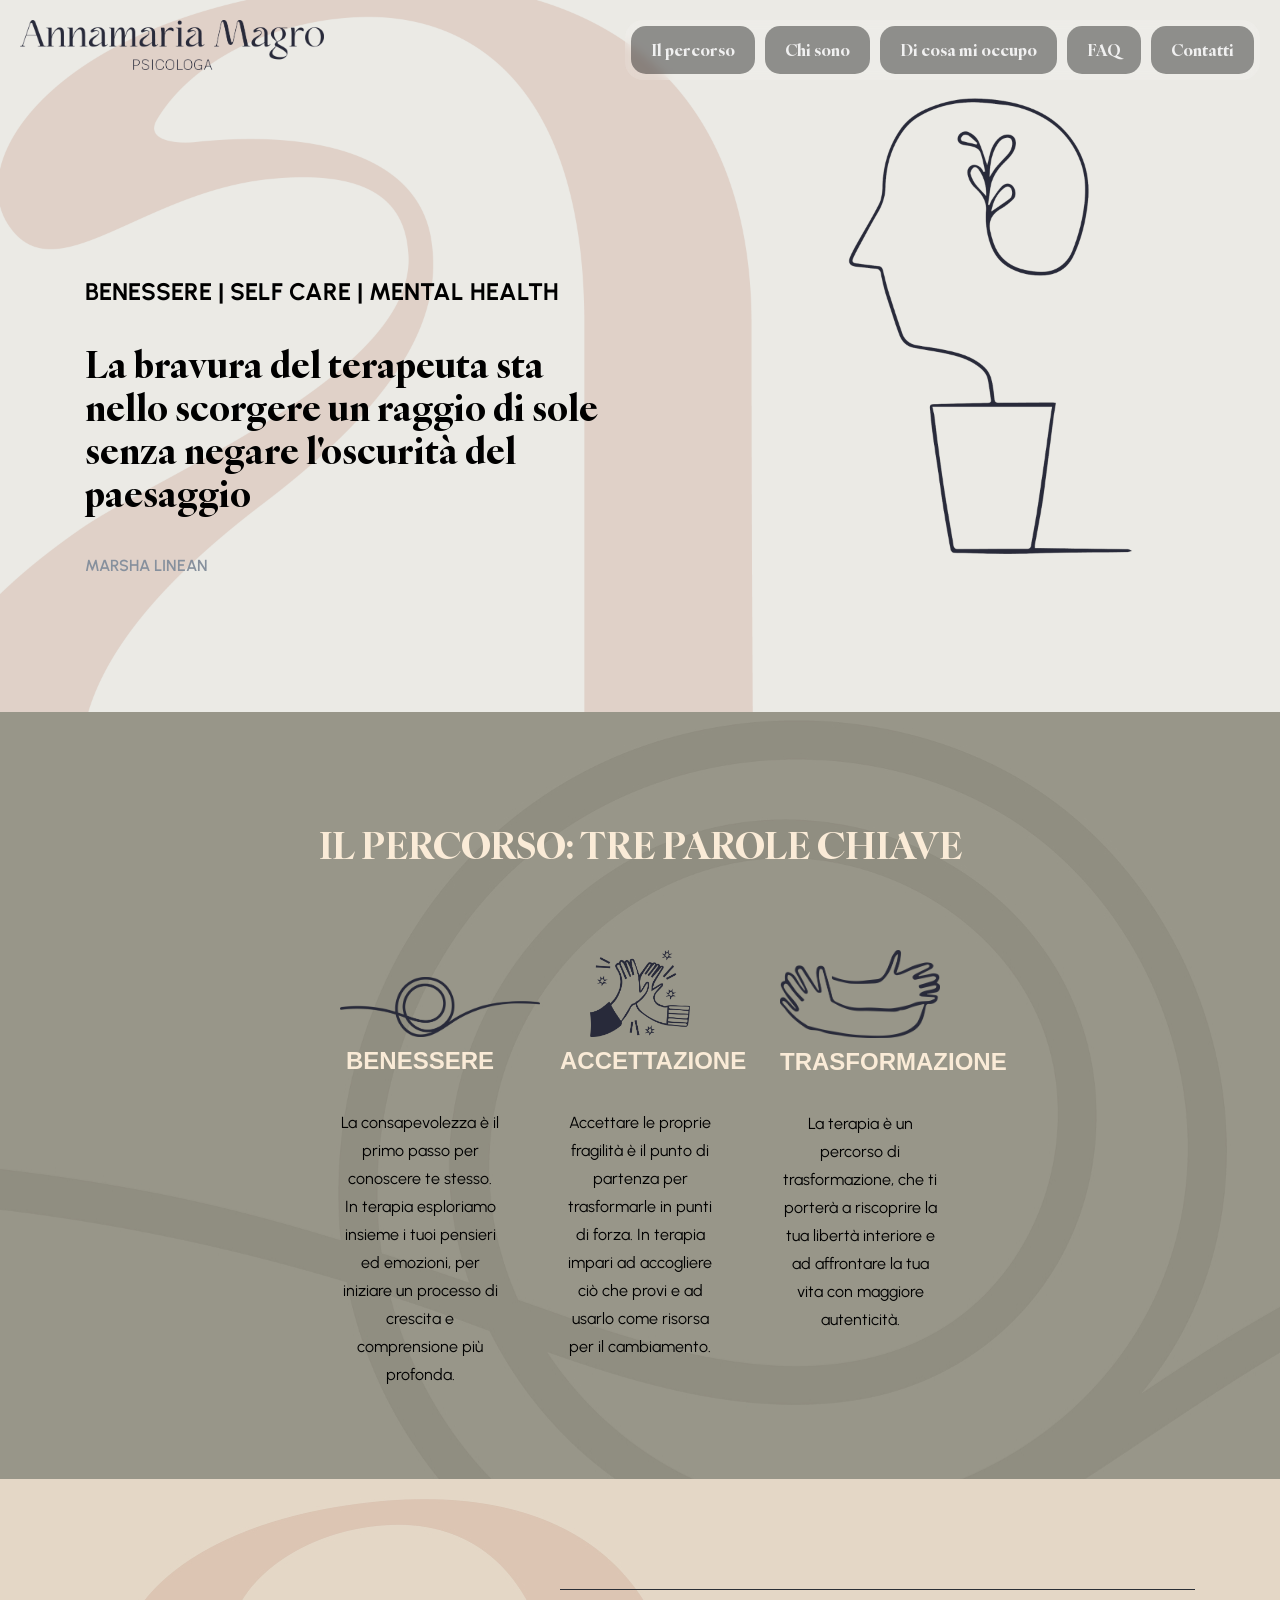
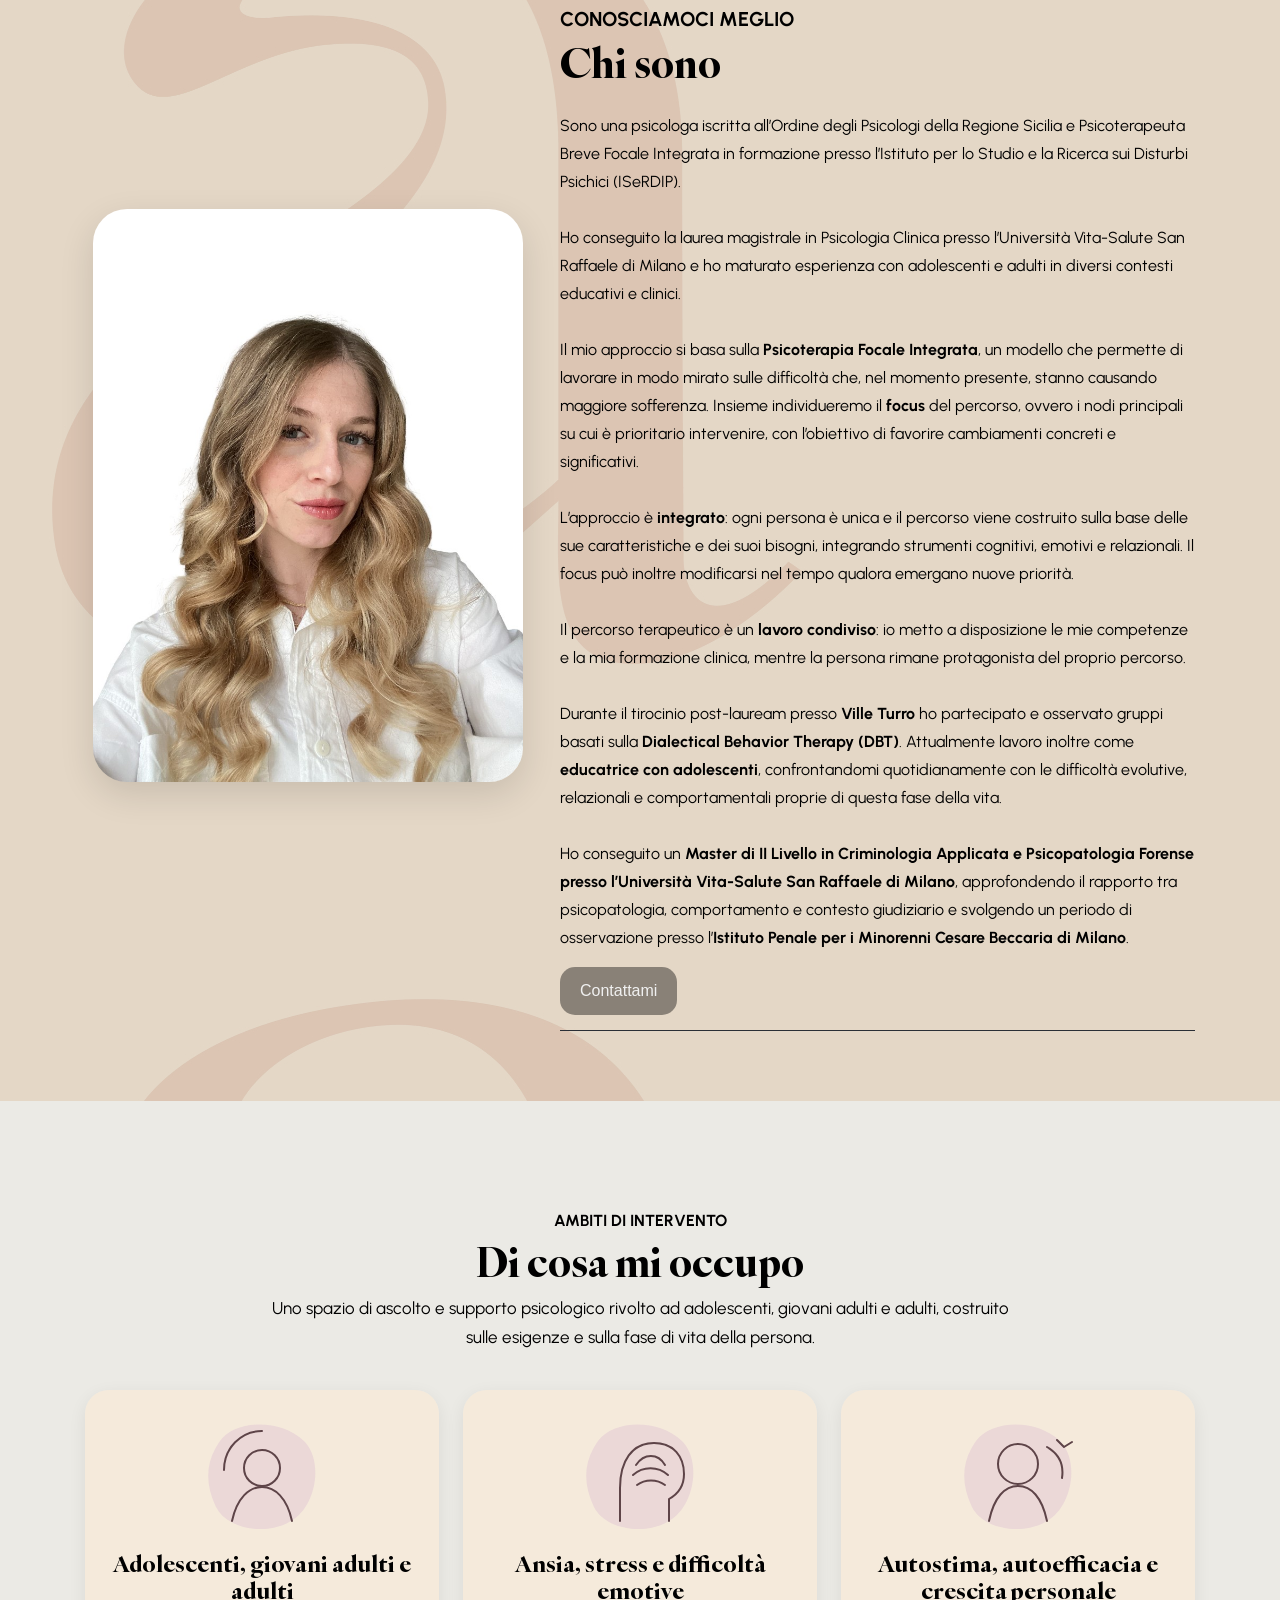
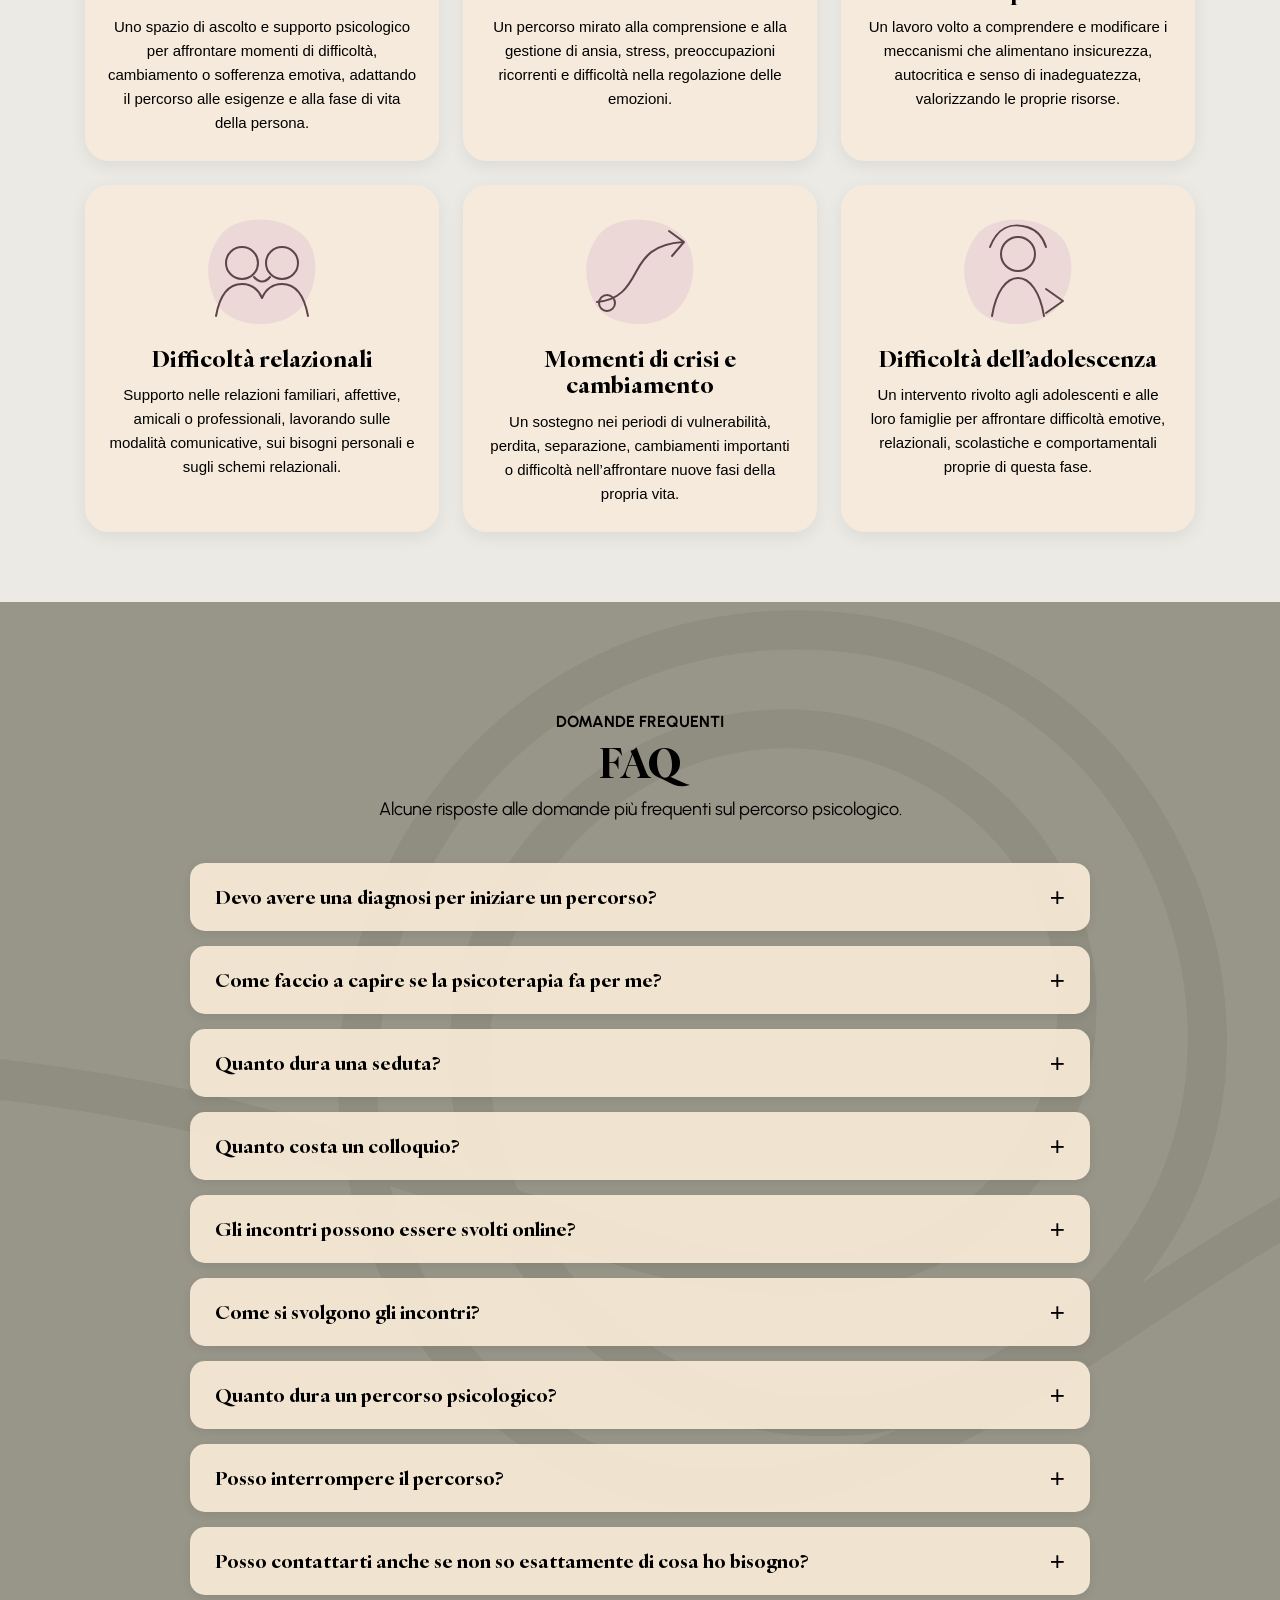
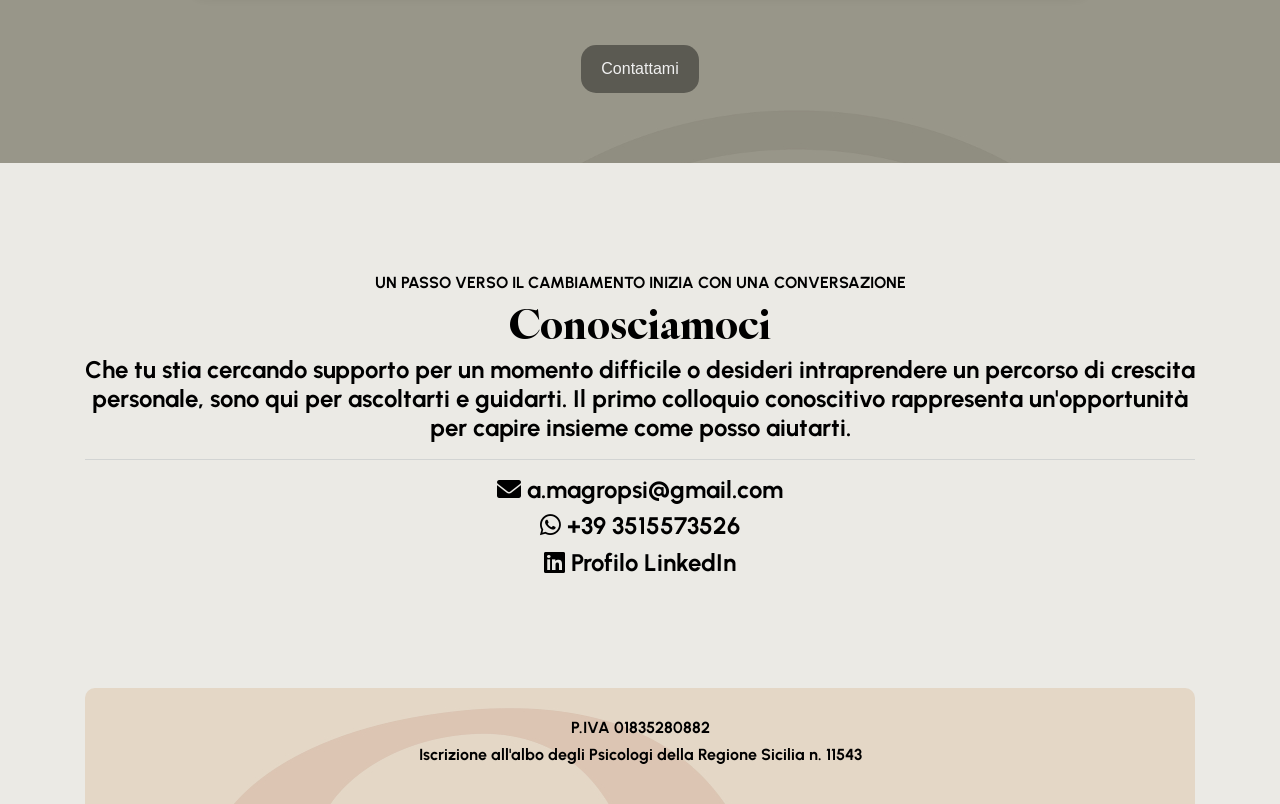
<file: index_menu_aggiornato.html>
<!doctype html>
<html class="no-js" lang="it">

<head>
   <meta charset="utf-8">
   <meta http-equiv="x-ua-compatible" content="ie=edge">

   <title>Dottoressa Annamaria Magro - Psicologa e Psicoterapeuta in formazione</title>

   <meta name="description" content="Dottoressa Annamaria Magro - Psicologa e Psicoterapeuta Breve Focale Integrata in formazione. Supporto psicologico per adolescenti, giovani adulti e adulti.">
   <meta name="viewport" content="width=device-width, initial-scale=1">
   <meta name="theme-style-mode" content="1">

   <link rel="shortcut icon" type="image/x-icon" href="assets/img/favicon.ico">

   <link rel="stylesheet" href="assets/css/bootstrap.min.css">
   <link rel="stylesheet" href="assets/css/animate.min.css">
   <link rel="stylesheet" href="assets/css/backToTop.css">
   <link rel="stylesheet" href="assets/css/default.css">
   <link rel="stylesheet" href="assets/css/style.css">

   <link rel="stylesheet"
      href="https://cdnjs.cloudflare.com/ajax/libs/font-awesome/6.0.0-beta3/css/all.min.css">
</head>

<style>

@font-face {
   font-family: 'IvyOra Display';
   src: url('assets/fonts/IvyOraDisplay-Bold.ttf') format('truetype');
}

/* =========================
   LOGO
========================= */

.logo {
   position: absolute;
   top: 20px;
   left: 20px;
   width: auto;
   height: 50px;
   z-index: 1000;
}


/* =========================
   MENU BUTTONS
========================= */

.buttons {
   display: none;
}

button {
   font-family: "Inter", sans-serif;
   padding: 10px 20px;
   font-size: 16px;
   color: #f0f0f0;
   background-color: rgba(0, 0, 0, 0.4);
   border: none;
   border-radius: 15px;
   cursor: pointer;
   transition: background-color 0.3s, color 0.3s;
}

button:hover {
   background-color: #FF69B4;
   color: white;
}


/* =========================
   DESKTOP
========================= */

@media (min-width: 1000px) {

   .buttons {
      position: fixed;
      top: 20px;
      right: 20px;
      display: flex;
      flex-direction: row;
      gap: 10px;
      z-index: 9999;
      padding: 6px;
      border-radius: 18px;
      background: rgba(255, 255, 255, 0.12);
      backdrop-filter: blur(5px);
      -webkit-backdrop-filter: blur(5px);
   }

   .text-box-container {
      display: flex;
      justify-content: center;
      gap: 20px;
      margin-top: 20px;
   }

   .text-box {
      border-radius: 15px;
      padding: 20px;
      text-align: center;
      width: 200px;
   }

   .text-box img {
      width: 100%;
      height: auto;
      border-radius: 15px 15px 0 0;
   }

   .text-box h3 {
      margin: 10px 0 5px;
      color: #FAEBD7;
      font-family: "Inter", sans-serif;
   }

   .text-box p {
      margin: 0;
   }

   .art-name-details-d h4:not(:last-of-type)::after {
      content: '';
      position: absolute;
      left: -21px;
      top: 19px;
      width: 2px;
      height: calc(100% + 120px);
      background-color: #000;
   }
}


/* =========================
   MOBILE
========================= */

@media (max-width: 999px) {

   .text-box-container {
      display: flex;
      flex-direction: column;
      align-items: center;
      gap: 20px;
   }

   .text-box {
      text-align: center;
      width: 100%;
   }

   .text-box img {
      margin: 0 auto;
   }

   .art-name-details-d h4:not(:last-of-type)::after {
      content: '';
      position: absolute;
      left: -21px;
      top: 19px;
      width: 2px;
      height: calc(100% + 200px);
      background-color: #000;
   }

   .custom-br {
      display: none;
   }

   .logo {
      transform: translateX(10px);
   }

   .buttons {
      flex-wrap: wrap;
      justify-content: center;
      right: 10px;
      left: 10px;
   }

   .buttons button {
      font-size: 14px;
      padding: 8px 12px;
   }
}


/* =========================
   TIMELINE / ABOUT
========================= */

.art-name-details-d {
   position: relative;
   padding-left: 30px;
}

.art-name-details-d h4 {
   position: relative;
   margin-bottom: 20px;
   padding-left: 10px;
}

.art-name-details-d h4::before {
   content: '';
   position: absolute;
   left: -30px;
   top: 0;
   width: 20px;
   height: 20px;
   border: 2px solid #000;
   border-radius: 50%;
   background-color: #FAEBD7;
}


/* =========================
   FAQ
========================= */

.faq-section {
   max-width: 900px;
   margin: 0 auto;
}

.faq-item {
   margin-bottom: 15px;
   border-radius: 15px;
   overflow: hidden;
   background-color: rgba(250, 235, 215, 0.90);
   box-shadow: 0 3px 10px rgba(0, 0, 0, 0.08);
}

.faq-question {
   width: 100%;
   display: flex;
   align-items: center;
   justify-content: space-between;
   text-align: left;

   padding: 20px 25px;

   background-color: transparent;
   color: #000000;

   border: none;
   border-radius: 0;

   font-family: 'IvyOra Display';
   font-size: 19px;

   cursor: pointer;
}

.faq-question:hover {
   background-color: rgba(255, 105, 180, 0.15);
   color: #000000;
}

.faq-icon {
   font-family: Arial, sans-serif;
   font-size: 26px;
   font-weight: normal;
   margin-left: 20px;
   transition: transform 0.3s ease;
}

.faq-answer {
   display: none;
   padding: 0 25px 22px 25px;
}

.faq-answer p {
   margin: 0;
   color: #000000;
   font-family: "Inter", sans-serif;
   font-size: 16px;
   line-height: 1.7;
}

.faq-item.active .faq-answer {
   display: block;
}

.faq-item.active .faq-icon {
   transform: rotate(45deg);
}


/* =========================
   FAQ MOBILE
========================= */

@media (max-width: 767px) {

   .faq-section {
      width: 100%;
   }

   .faq-question {
      font-size: 16px;
      padding: 17px 18px;
   }

   .faq-answer {
      padding: 0 18px 18px 18px;
   }

   .faq-answer p {
      font-size: 15px;
      line-height: 1.6;
   }

   .faq-icon {
      font-size: 23px;
      margin-left: 10px;
   }
}


/* =========================
   CHI SONO / AREE DI INTERVENTO
========================= */
.about-split { align-items: center; }
.about-photo-wrap { text-align: center; margin-bottom: 30px; }
.about-photo { width: 100%; max-width: 430px; max-height: 600px; object-fit: cover; object-position: center top; border-radius: 34px; box-shadow: 0 12px 35px rgba(0,0,0,.12); }
.about-copy { max-width: 650px; }
.about-copy p { color:#000; line-height:1.75; font-size:16px; }
.intervention-intro { max-width: 760px; margin: 0 auto 38px; color:#000; font-size:17px; line-height:1.7; }
.intervention-grid { display:grid; grid-template-columns:repeat(3,1fr); gap:24px; }
.intervention-card { background:rgba(250,235,215,.72); border-radius:24px; padding:26px 22px; text-align:center; box-shadow:0 5px 18px rgba(0,0,0,.07); }
.intervention-card img { width:120px; height:120px; object-fit:contain; margin:0 auto 14px; }
.intervention-card h3 { color:#000; font-family:'IvyOra Display'; font-size:23px; line-height:1.15; margin-bottom:12px; }
.intervention-card p { color:#000; font-family:'Inter',sans-serif; font-size:15px; line-height:1.6; margin:0; }
@media (max-width: 999px) { .intervention-grid { grid-template-columns:repeat(2,1fr); } .about-copy { margin:0 auto; } }
@media (max-width: 600px) { .intervention-grid { grid-template-columns:1fr; } .about-photo { max-width:330px; border-radius:26px; } .intervention-card { padding:22px 18px; } }


/* =========================
   MENU MOBILE COMPATTO
========================= */
.mobile-menu-toggle { display: none; }

@media (max-width: 999px) {
   .mobile-menu-toggle {
      position: fixed;
      top: 16px;
      right: 16px;
      z-index: 10001;
      display: flex;
      align-items: center;
      justify-content: center;
      width: 46px;
      height: 46px;
      padding: 0;
      border-radius: 50%;
      font-size: 22px;
      background-color: rgba(0, 0, 0, 0.58);
      color: #fff;
      box-shadow: 0 4px 14px rgba(0,0,0,.15);
   }

   .buttons {
      position: fixed;
      top: 70px;
      right: 16px;
      left: auto;
      z-index: 10000;
      display: none;
      width: min(270px, calc(100vw - 32px));
      padding: 12px;
      flex-direction: column;
      flex-wrap: nowrap;
      gap: 8px;
      border-radius: 18px;
      background: rgba(30, 30, 30, 0.90);
      box-shadow: 0 8px 24px rgba(0,0,0,.18);
      backdrop-filter: blur(8px);
      -webkit-backdrop-filter: blur(8px);
   }

   .buttons.mobile-open { display: flex; }

   .buttons button {
      width: 100%;
      font-size: 15px;
      padding: 10px 14px;
      text-align: center;
      background-color: rgba(255,255,255,.10);
   }
}

</style>


<body class="body-bg">

<main style="background-image: url('assets/img/sfondo1.jpg');">

   <!-- =========================
        LOGO
   ========================== -->

   <a href="index.html">
      <img src="assets/img/logo.png"
           alt="Logo"
           class="logo">
   </a>


   <!-- =========================
        HERO
   ========================== -->

   <section class="oc-category-area pt-110 pb-70"
      style="
         background-image: url('assets/img/sfondo11.png');
         background-size: cover;
         height: 712px;
      ">

      <div class="container">

         <button class="mobile-menu-toggle" type="button"
            onclick="toggleMobileMenu()" aria-label="Apri il menu" aria-expanded="false">
            <i class="fas fa-bars"></i>
         </button>

         <!-- MENU -->

         <div class="buttons">

             <button onclick="scrollToBlock('block2')" style="font-family: 'IvyOra Display';">Il percorso</button>
             <button onclick="scrollToBlock('block3')" style="font-family: 'IvyOra Display';">Chi sono</button>
             <button onclick="scrollToBlock('block-interventi')" style="font-family: 'IvyOra Display';">Di cosa mi occupo</button>
             <button onclick="scrollToBlock('block5')" style="font-family: 'IvyOra Display';">FAQ</button>
             <button onclick="scrollToBlock('block4')" style="font-family: 'IvyOra Display';">Contatti</button>

          </div>


         <div class="row">

            <div class="col-xl-6 col-lg-5">

               <div class="art-details-content wow fadeInUp">

                  <div>

                     <br>

                     <div class="custom-br">
                        <br><br><br><br><br>
                     </div>

                     <h3 style="color: #000000;">
                        BENESSERE | SELF CARE | MENTAL HEALTH
                     </h3>

                     <br>

                     <h2 style="
                        color: #000000;
                        font-family: 'IvyOra Display';
                     ">
                        La bravura del terapeuta sta nello scorgere
                        un raggio di sole senza negare l'oscurità
                        del paesaggio
                     </h2>

                  </div>

                  <br>

                  <div class="created-by">
                     MARSHA LINEAN
                  </div>

               </div>

            </div>

         </div>

      </div>

   </section>


   <!-- =========================
        BLOCK 2 - SELF CARE
   ========================== -->

   <section class="oc-category-area pt-110 pb-70"
      style="background-image: url('assets/img/image2.jpg');"
      id="block2">

      <div class="container">

         <div class="row wow fadeInUp">

            <div class="col-lg-12">

               <div class="section-title1 pos-rel text-center mb-40">

                  <h1 class="section-main-title1"
                     style="
                        color: #FAEBD7;
                        font-family: 'IvyOra Display';
                     ">
                     IL PERCORSO: TRE PAROLE CHIAVE
                  </h1>

               </div>

            </div>

         </div>


         <div class="row wow fadeInUp">

            <div class="text-box-container">


               <!-- BENESSERE -->

               <div class="text-box">

                  <img src="assets/img/block2_1.png"
                       alt="Benessere"
                       style="
                          margin-top: 27.5px;
                          height: auto;
                          width: 200px;
                       ">

                  <h3>BENESSERE</h3>

                  <br>

                  <p style="color: #000000;">
                     La consapevolezza è il primo passo per conoscere
                     te stesso. In terapia esploriamo insieme i tuoi
                     pensieri ed emozioni, per iniziare un processo di
                     crescita e comprensione più profonda.
                  </p>

               </div>


               <!-- ACCETTAZIONE -->

               <div class="text-box">

                  <img src="assets/img/block2_2.png"
                       alt="Accettazione"
                       style="
                          height: auto;
                          width: 100px;
                       ">

                  <h3>ACCETTAZIONE</h3>

                  <br>

                  <p style="color: #000000;">
                     Accettare le proprie fragilità è il punto di partenza
                     per trasformarle in punti di forza. In terapia impari
                     ad accogliere ciò che provi e ad usarlo come risorsa
                     per il cambiamento.
                  </p>

               </div>


               <!-- TRASFORMAZIONE -->

               <div class="text-box">

                  <img src="assets/img/block2_3.png"
                       alt="Trasformazione"
                       style="
                          height: auto;
                          width: 160px;
                       ">

                  <h3>TRASFORMAZIONE</h3>

                  <br>

                  <p style="color: #000000;">
                     La terapia è un percorso di trasformazione, che ti
                     porterà a riscoprire la tua libertà interiore e ad
                     affrontare la tua vita con maggiore autenticità.
                  </p>

               </div>

            </div>

         </div>

      </div>

   </section>


   <!-- =========================
        BLOCK 3 - CHI SONO
   ========================== -->

   <section class="oc-category-area pt-110 pb-70"
      style="background-image: url('assets/img/image3.jpg');"
      id="block3">

      <div class="container">
         <div class="row about-split wow fadeInUp">

            <div class="col-xl-5 col-lg-5">
               <div class="about-photo-wrap">
                  <img src="assets/img/annamaria-magro.jpg"
                       alt="Dottoressa Annamaria Magro, psicologa"
                       class="about-photo">
               </div>
            </div>

            <div class="col-xl-7 col-lg-7">
               <div class="art-details-content about-copy">
                  <div class="art-name-details">
                     <h4 style="color:#000000;">CONOSCIAMOCI MEGLIO</h4>
                     <h1 style="color:#000000; font-family:'IvyOra Display'; margin-bottom:25px;">Chi sono</h1>

                     <p>
                        Sono una psicologa iscritta all’Ordine degli Psicologi della Regione Sicilia e Psicoterapeuta Breve Focale Integrata in formazione presso l’Istituto per lo Studio e la Ricerca sui Disturbi Psichici (ISeRDIP).
                        <br><br>
                        Ho conseguito la laurea magistrale in Psicologia Clinica presso l’Università Vita-Salute San Raffaele di Milano e ho maturato esperienza con adolescenti e adulti in diversi contesti educativi e clinici.
                        <br><br>
                        Il mio approccio si basa sulla <strong>Psicoterapia Focale Integrata</strong>, un modello che permette di lavorare in modo mirato sulle difficoltà che, nel momento presente, stanno causando maggiore sofferenza. Insieme individueremo il <strong>focus</strong> del percorso, ovvero i nodi principali su cui è prioritario intervenire, con l’obiettivo di favorire cambiamenti concreti e significativi.
                        <br><br>
                        L’approccio è <strong>integrato</strong>: ogni persona è unica e il percorso viene costruito sulla base delle sue caratteristiche e dei suoi bisogni, integrando strumenti cognitivi, emotivi e relazionali. Il focus può inoltre modificarsi nel tempo qualora emergano nuove priorità.
                        <br><br>
                        Il percorso terapeutico è un <strong>lavoro condiviso</strong>: io metto a disposizione le mie competenze e la mia formazione clinica, mentre la persona rimane protagonista del proprio percorso.
                        <br><br>
                        Durante il tirocinio post-lauream presso <strong>Ville Turro</strong> ho partecipato e osservato gruppi basati sulla <strong>Dialectical Behavior Therapy (DBT)</strong>. Attualmente lavoro inoltre come <strong>educatrice con adolescenti</strong>, confrontandomi quotidianamente con le difficoltà evolutive, relazionali e comportamentali proprie di questa fase della vita.
                        <br><br>
                        Ho conseguito un <strong>Master di II Livello in Criminologia Applicata e Psicopatologia Forense presso l’Università Vita-Salute San Raffaele di Milano</strong>, approfondendo il rapporto tra psicopatologia, comportamento e contesto giudiziario e svolgendo un periodo di osservazione presso l’<strong>Istituto Penale per i Minorenni Cesare Beccaria di Milano</strong>.
                     </p>

                     <button onclick="scrollToBlock('block4')">Contattami</button>
                  </div>
               </div>
            </div>

         </div>
      </div>
   </section>


   <!-- =========================
        BLOCK 4 - DI COSA MI OCCUPO
   ========================== -->

   <section class="oc-category-area pt-110 pb-70"
      style="background-image: url('assets/img/sfondo1.jpg');"
      id="block-interventi">

      <div class="container">
         <div class="row wow fadeInUp">
            <div class="col-lg-12 text-center">
               <h5 style="color:#000000;">AMBITI DI INTERVENTO</h5>
               <h1 style="color:#000000; font-family:'IvyOra Display';">Di cosa mi occupo</h1>
               <p class="intervention-intro">Uno spazio di ascolto e supporto psicologico rivolto ad adolescenti, giovani adulti e adulti, costruito sulle esigenze e sulla fase di vita della persona.</p>
            </div>
         </div>

         <div class="intervention-grid wow fadeInUp">
            <div class="intervention-card">
               <img src="assets/img/area-supporto.svg" alt="Illustrazione supporto psicologico">
               <h3>Adolescenti, giovani adulti e adulti</h3>
               <p>Uno spazio di ascolto e supporto psicologico per affrontare momenti di difficoltà, cambiamento o sofferenza emotiva, adattando il percorso alle esigenze e alla fase di vita della persona.</p>
            </div>

            <div class="intervention-card">
               <img src="assets/img/area-ansia.svg" alt="Illustrazione ansia e stress">
               <h3>Ansia, stress e difficoltà emotive</h3>
               <p>Un percorso mirato alla comprensione e alla gestione di ansia, stress, preoccupazioni ricorrenti e difficoltà nella regolazione delle emozioni.</p>
            </div>

            <div class="intervention-card">
               <img src="assets/img/area-autostima.svg" alt="Illustrazione autostima e crescita personale">
               <h3>Autostima, autoefficacia e crescita personale</h3>
               <p>Un lavoro volto a comprendere e modificare i meccanismi che alimentano insicurezza, autocritica e senso di inadeguatezza, valorizzando le proprie risorse.</p>
            </div>

            <div class="intervention-card">
               <img src="assets/img/area-relazioni.svg" alt="Illustrazione difficoltà relazionali">
               <h3>Difficoltà relazionali</h3>
               <p>Supporto nelle relazioni familiari, affettive, amicali o professionali, lavorando sulle modalità comunicative, sui bisogni personali e sugli schemi relazionali.</p>
            </div>

            <div class="intervention-card">
               <img src="assets/img/area-cambiamento.svg" alt="Illustrazione momenti di crisi e cambiamento">
               <h3>Momenti di crisi e cambiamento</h3>
               <p>Un sostegno nei periodi di vulnerabilità, perdita, separazione, cambiamenti importanti o difficoltà nell’affrontare nuove fasi della propria vita.</p>
            </div>

            <div class="intervention-card">
               <img src="assets/img/area-adolescenza.svg" alt="Illustrazione adolescenza">
               <h3>Difficoltà dell’adolescenza</h3>
               <p>Un intervento rivolto agli adolescenti e alle loro famiglie per affrontare difficoltà emotive, relazionali, scolastiche e comportamentali proprie di questa fase.</p>
            </div>
         </div>
      </div>
   </section>
   
   <!-- =========================
        BLOCK 4 - FAQ
   ========================== -->

   <section class="oc-category-area pt-110 pb-70"
      style="background-image: url('assets/img/image2.jpg');"
      id="block5">

      <div class="container">

         <!-- TITOLO -->

         <div class="row wow fadeInUp">

            <div class="col-lg-12">

               <div class="section-title1 pos-rel text-center mb-40">

                  <h5 style="color: #000000;">
                     DOMANDE FREQUENTI
                  </h5>

                  <h1 style="
                     color: #000000;
                     font-family: 'IvyOra Display';
                  ">
                     FAQ
                  </h1>

                  <p style="
                     color: #000000;
                     font-size: 18px;
                  ">
                     Alcune risposte alle domande più frequenti
                     sul percorso psicologico.
                  </p>

               </div>

            </div>

         </div>


         <!-- FAQ -->

         <div class="row wow fadeInUp">

            <div class="col-lg-12">

               <div class="faq-section">


                  <!-- FAQ 1 -->

                  <div class="faq-item">

                     <button class="faq-question"
                        onclick="toggleFaq(this)">

                        <span>
                           Devo avere una diagnosi per iniziare
                           un percorso?
                        </span>

                        <span class="faq-icon">
                           +
                        </span>

                     </button>

                     <div class="faq-answer">

                        <p>
                           No. È possibile rivolgersi a uno psicologo anche
                           quando non si ha una diagnosi, ma si sta
                           attraversando un momento di difficoltà,
                           cambiamento o sofferenza e si desidera comprendere
                           meglio ciò che si sta vivendo.
                        </p>

                     </div>

                  </div>


                  <!-- FAQ 2 -->

                  <div class="faq-item">

                     <button class="faq-question"
                        onclick="toggleFaq(this)">

                        <span>
                           Come faccio a capire se la psicoterapia
                           fa per me?
                        </span>

                        <span class="faq-icon">
                           +
                        </span>

                     </button>

                     <div class="faq-answer">

                        <p>
                           Il primo colloquio serve anche a questo. È uno
                           spazio per conoscerci, comprendere insieme la
                           situazione e valutare quale tipo di intervento
                           possa essere più adeguato alle tue esigenze.
                        </p>

                     </div>

                  </div>


                  <!-- FAQ 3 -->

                  <div class="faq-item">

                     <button class="faq-question"
                        onclick="toggleFaq(this)">

                        <span>
                           Quanto dura una seduta?
                        </span>

                        <span class="faq-icon">
                           +
                        </span>

                     </button>

                     <div class="faq-answer">

                        <p>
                           Ogni colloquio ha una durata di
                           <strong>45 minuti</strong>.
                        </p>

                     </div>

                  </div>


                  <!-- FAQ 4 -->

                  <div class="faq-item">

                     <button class="faq-question"
                        onclick="toggleFaq(this)">

                        <span>
                           Quanto costa un colloquio?
                        </span>

                        <span class="faq-icon">
                           +
                        </span>

                     </button>

                     <div class="faq-answer">

                        <p>
                           Il costo di un colloquio è di
                           <strong>60 €</strong>.
                        </p>

                     </div>

                  </div>


                  <!-- FAQ 5 -->

                  <div class="faq-item">

                     <button class="faq-question"
                        onclick="toggleFaq(this)">

                        <span>
                           Gli incontri possono essere svolti online?
                        </span>

                        <span class="faq-icon">
                           +
                        </span>

                     </button>

                     <div class="faq-answer">

                        <p>
                           Sì. Gli incontri possono essere svolti
                           <strong>online</strong> oppure
                           <strong>in presenza presso il mio studio a
                           Milano, in Via Rossini 3</strong>.
                        </p>

                     </div>

                  </div>


                  <!-- FAQ 6 -->

                  <div class="faq-item">

                     <button class="faq-question"
                        onclick="toggleFaq(this)">

                        <span>
                           Come si svolgono gli incontri?
                        </span>

                        <span class="faq-icon">
                           +
                        </span>

                     </button>

                     <div class="faq-answer">

                        <p>
                           Gli incontri hanno generalmente una cadenza
                           settimanale, ma la frequenza può essere concordata
                           e modificata nel corso del percorso in base alle
                           esigenze della persona e agli obiettivi condivisi.
                        </p>

                     </div>

                  </div>


                  <!-- FAQ 7 -->

                  <div class="faq-item">

                     <button class="faq-question"
                        onclick="toggleFaq(this)">

                        <span>
                           Quanto dura un percorso psicologico?
                        </span>

                        <span class="faq-icon">
                           +
                        </span>

                     </button>

                     <div class="faq-answer">

                        <p>
                           Non esiste una durata uguale per tutti.
                           La Psicoterapia Focale Integrata permette di
                           lavorare in modo mirato su obiettivi specifici,
                           monitorando nel tempo l'andamento del percorso.

                           <br><br>

                           Il focus può inoltre essere ridefinito qualora
                           emergano nuove priorità.
                        </p>

                     </div>

                  </div>


                  <!-- FAQ 8 -->

                  <div class="faq-item">

                     <button class="faq-question"
                        onclick="toggleFaq(this)">

                        <span>
                           Posso interrompere il percorso?
                        </span>

                        <span class="faq-icon">
                           +
                        </span>

                     </button>

                     <div class="faq-answer">

                        <p>
                           Sì. Il percorso viene concordato e monitorato
                           insieme. Anche la conclusione rappresenta una fase
                           importante del lavoro terapeutico e, quando
                           possibile, viene discussa e programmata insieme,
                           valutando i risultati raggiunti e gli eventuali
                           aspetti ancora da approfondire.
                        </p>

                     </div>

                  </div>


                  <!-- FAQ 9 -->

                  <div class="faq-item">

                     <button class="faq-question"
                        onclick="toggleFaq(this)">

                        <span>
                           Posso contattarti anche se non so esattamente
                           di cosa ho bisogno?
                        </span>

                        <span class="faq-icon">
                           +
                        </span>

                     </button>

                     <div class="faq-answer">

                        <p>
                           Certamente. Non è necessario avere già chiaro
                           quale sia il problema o quale percorso
                           intraprendere.

                           <br><br>

                           Il primo colloquio può essere proprio l'occasione
                           per fare chiarezza sulla situazione e comprendere
                           insieme da dove iniziare.
                        </p>

                     </div>

                  </div>


               </div>

            </div>

         </div>


         <!-- PULSANTE CONTATTI -->

         <div class="row">

            <div class="col-lg-12 text-center"
               style="margin-top: 35px;">

               <button onclick="scrollToBlock('block4')">
                  Contattami
               </button>

            </div>

         </div>

      </div>

   </section>

</main>

<!-- =========================
        BLOCK 5 - CONTACT
   ========================== -->

   <section class="oc-category-area pt-110 pb-70"
      style="background-image: url('assets/img/sfondo1.jpg');"
      id="block4">

      <div class="container">

         <div class="row wow fadeInUp">

            <div class="col-lg-12">

               <div class="section-title1 pos-rel text-center mb-40">

                  <h5 style="color: #000000;">
                     UN PASSO VERSO IL CAMBIAMENTO INIZIA
                     CON UNA CONVERSAZIONE
                  </h5>

                  <h1 style="
                     color: #000000;
                     font-family: 'IvyOra Display';
                  ">
                     Conosciamoci
                  </h1>

                  <h3 style="color: #000000;">

                     Che tu stia cercando supporto per un momento difficile
                     o desideri intraprendere un percorso di crescita
                     personale, sono qui per ascoltarti e guidarti.

                     Il primo colloquio conoscitivo rappresenta
                     un'opportunità per capire insieme come posso aiutarti.

                  </h3>

                  <hr>


                  <h3 style="color: #000000;">
                     <i class="fas fa-envelope"></i>
                     a.magropsi@gmail.com
                  </h3>


                  <h3 style="color: #000000;">
                     <i class="fab fa-whatsapp"></i>
                     +39 3515573526
                  </h3>


                  <a href="https://www.linkedin.com/in/annamaria-magro-199384277/"
                     target="_blank"
                     rel="noopener noreferrer"
                     style="text-decoration: none;">

                     <h3 style="color: #000000;">
                        <i class="fab fa-linkedin"></i>
                        Profilo LinkedIn
                     </h3>

                  </a>

               </div>

            </div>

         </div>

      </div>

   </section>


<!-- =========================
     FOOTER
========================== -->

<footer>

   <div class="copyright-area copyright1-area"
      style="background-image: url('assets/img/sfondo1.jpg');">

      <div class="container">

         <div class="copyright1-inner"
            style="background-image: url('assets/img/image3.jpg');">

            <div class="row wow fadeInUp">

               <div class="col-lg-12">

                  <div class="section-title1 pos-rel text-center mb-10">

                     <h5 style="color: #000000;">
                        P.IVA 01835280882
                     </h5>

                     <h5 style="color: #000000;">
                        Iscrizione all'albo degli Psicologi
                        della Regione Sicilia n. 11543
                     </h5>

                  </div>

               </div>

            </div>

         </div>

      </div>

   </div>

</footer>


<!-- =========================
     JAVASCRIPT
========================== -->

<script>

   /* =========================
      SCROLL MENU
   ========================== */


   function toggleMobileMenu() {
      const menu = document.querySelector('.buttons');
      const toggle = document.querySelector('.mobile-menu-toggle');
      if (!menu || !toggle) return;

      const isOpen = menu.classList.toggle('mobile-open');
      toggle.setAttribute('aria-expanded', isOpen ? 'true' : 'false');

      const icon = toggle.querySelector('i');
      if (icon) icon.className = isOpen ? 'fas fa-times' : 'fas fa-bars';
   }

   function closeMobileMenu() {
      const menu = document.querySelector('.buttons');
      const toggle = document.querySelector('.mobile-menu-toggle');
      if (menu) menu.classList.remove('mobile-open');
      if (toggle) {
         toggle.setAttribute('aria-expanded', 'false');
         const icon = toggle.querySelector('i');
         if (icon) icon.className = 'fas fa-bars';
      }
   }

   function scrollToBlock(blockId) {

      const block = document.getElementById(blockId);

      if (block) {

         block.scrollIntoView({
            behavior: 'smooth'
         });

         closeMobileMenu();

      }

   }


   /* =========================
      FAQ ACCORDION
   ========================== */

   function toggleFaq(button) {

      const faqItem = button.parentElement;

      const allFaqItems =
         document.querySelectorAll('.faq-item');

      /*
       * Chiude tutte le altre FAQ.
       * Se vuoi permettere l'apertura contemporanea
       * di più risposte, puoi eliminare questo blocco.
       */

      allFaqItems.forEach(function(item) {

         if (item !== faqItem) {

            item.classList.remove('active');

         }

      });


      /*
       * Apre/chiude la FAQ selezionata
       */

      faqItem.classList.toggle('active');

   }

</script>


<!-- =========================
     JS FILES
========================== -->

<script src="assets/js/vendor/jquery-3.6.0.min.js"></script>
<script src="assets/js/bootstrap.bundle.min.js"></script>
<script src="assets/js/meanmenu.js"></script>
<script src="assets/js/swiper-bundle.min.js"></script>
<script src="assets/js/magnific-popup.min.js"></script>
<script src="assets/js/backToTop.js"></script>
<script src="assets/js/cookie.js"></script>
<script src="assets/js/nice-select.min.js"></script>
<script src="assets/js/counterup.min.js"></script>
<script src="assets/js/wow.min.js"></script>
<script src="assets/js/imagesloaded.pkgd.min.js"></script>
<script src="assets/js/main.js"></script>


</body>
</html>
</file>
<file: assets/css/backToTop.css>
.progress-wrap {
	position: fixed;
	right: 50px;
	bottom: 50px;
	height: 46px;
	width: 46px;
	cursor: pointer;
	display: block;
	border-radius: 50px;
	box-shadow: inset 0 0 0 2px rgba(95, 58, 252, 0.2);
	z-index: 99;
	opacity: 0;
	visibility: hidden;
	transform: translateY(15px);
	-webkit-transition: all 200ms linear;
	transition: all 200ms linear;
}

.progress-wrap.active-progress {
	opacity: 1;
	visibility: visible;
	transform: translateY(0);
}

.progress-wrap::after {
	position: absolute;
	content: "\f176";
	font-family: "Font Awesome 5 Pro";
	text-align: center;
	line-height: 46px;
	font-size: 20px;
	color: #5666ff;
	left: 0;
	top: 0;
	height: 46px;
	width: 46px;
	cursor: pointer;
	display: block;
	z-index: 1;
	-webkit-transition: all 200ms linear;
	transition: all 200ms linear;
}

.progress-wrap svg path {
	fill: none;
}

.progress-wrap svg.progress-circle path {
	stroke: #5666ff;
	stroke-width: 4;
	box-sizing: border-box;
	-webkit-transition: all 200ms linear;
	transition: all 200ms linear;
}
</file>
<file: assets/css/default.css>
.mt-5{margin-top:5px !important}.mt-10{margin-top:10px}.mt-15{margin-top:15px}.mt-20{margin-top:20px}.mt-25{margin-top:25px}.mt-30{margin-top:30px}.mt-35{margin-top:35px}.mt-40{margin-top:40px}.mt-45{margin-top:45px}.mt-50{margin-top:50px}.mt-55{margin-top:55px}.mt-60{margin-top:60px}.mt-65{margin-top:65px}.mt-70{margin-top:70px}.mt-75{margin-top:75px}.mt-80{margin-top:80px}.mt-85{margin-top:85px}.mt-90{margin-top:90px}.mt-95{margin-top:95px}.mt-100{margin-top:100px}.mt-105{margin-top:105px}.mt-110{margin-top:110px}.mt-115{margin-top:115px}.mt-120{margin-top:120px}.mt-125{margin-top:125px}.mt-130{margin-top:130px}.mt-135{margin-top:135px}.mt-140{margin-top:140px}.mt-145{margin-top:145px}.mt-150{margin-top:150px}.mt-155{margin-top:155px}.mt-160{margin-top:160px}.mt-165{margin-top:165px}.mt-170{margin-top:170px}.mt-175{margin-top:175px}.mt-180{margin-top:180px}.mt-185{margin-top:185px}.mt-190{margin-top:190px}.mt-195{margin-top:195px}.mt-200{margin-top:200px}.mb-5{margin-bottom:5px !important}.mb-10{margin-bottom:10px}.mb-15{margin-bottom:15px}.mb-20{margin-bottom:20px}.mb-25{margin-bottom:25px}.mb-30{margin-bottom:30px}.mb-35{margin-bottom:35px}.mb-40{margin-bottom:40px}.mb-45{margin-bottom:45px}.mb-50{margin-bottom:50px}.mb-55{margin-bottom:55px}.mb-60{margin-bottom:60px}.mb-65{margin-bottom:65px}.mb-70{margin-bottom:70px}.mb-75{margin-bottom:75px}.mb-80{margin-bottom:80px}.mb-85{margin-bottom:85px}.mb-90{margin-bottom:90px}.mb-95{margin-bottom:95px}.mb-100{margin-bottom:100px}.mb-105{margin-bottom:105px}.mb-110{margin-bottom:110px}.mb-115{margin-bottom:115px}.mb-120{margin-bottom:120px}.mb-125{margin-bottom:125px}.mb-130{margin-bottom:130px}.mb-135{margin-bottom:135px}.mb-140{margin-bottom:140px}.mb-145{margin-bottom:145px}.mb-150{margin-bottom:150px}.mb-155{margin-bottom:155px}.mb-160{margin-bottom:160px}.mb-165{margin-bottom:165px}.mb-170{margin-bottom:170px}.mb-175{margin-bottom:175px}.mb-180{margin-bottom:180px}.mb-185{margin-bottom:185px}.mb-190{margin-bottom:190px}.mb-195{margin-bottom:195px}.mb-200{margin-bottom:200px}.ml-5{margin-left:5px}.ml-10{margin-left:10px}.ml-15{margin-left:15px}.ml-20{margin-left:20px}.ml-25{margin-left:25px}.ml-30{margin-left:30px}.ml-35{margin-left:35px}.ml-40{margin-left:40px}.ml-45{margin-left:45px}.ml-50{margin-left:50px}.ml-55{margin-left:55px}.ml-60{margin-left:60px}.ml-65{margin-left:65px}.ml-70{margin-left:70px}.ml-75{margin-left:75px}.ml-80{margin-left:80px}.ml-85{margin-left:85px}.ml-90{margin-left:90px}.ml-95{margin-left:95px}.ml-100{margin-left:100px}.ml-105{margin-left:105px}.ml-110{margin-left:110px}.ml-115{margin-left:115px}.ml-120{margin-left:120px}.ml-125{margin-left:125px}.ml-130{margin-left:130px}.ml-135{margin-left:135px}.ml-140{margin-left:140px}.ml-145{margin-left:145px}.ml-150{margin-left:150px}.ml-155{margin-left:155px}.ml-160{margin-left:160px}.ml-165{margin-left:165px}.ml-170{margin-left:170px}.ml-175{margin-left:175px}.ml-180{margin-left:180px}.ml-185{margin-left:185px}.ml-190{margin-left:190px}.ml-195{margin-left:195px}.ml-200{margin-left:200px}.mr-5{margin-right:5px}.mr-10{margin-right:10px}.mr-15{margin-right:15px}.mr-20{margin-right:20px}.mr-25{margin-right:25px}.mr-30{margin-right:30px}.mr-35{margin-right:35px}.mr-40{margin-right:40px}.mr-45{margin-right:45px}.mr-50{margin-right:50px}.mr-55{margin-right:55px}.mr-60{margin-right:60px}.mr-65{margin-right:65px}.mr-70{margin-right:70px}.mr-75{margin-right:75px}.mr-80{margin-right:80px}.mr-85{margin-right:85px}.mr-90{margin-right:90px}.mr-95{margin-right:95px}.mr-100{margin-right:100px}.mr-105{margin-right:105px}.mr-110{margin-right:110px}.mr-115{margin-right:115px}.mr-120{margin-right:120px}.mr-125{margin-right:125px}.mr-130{margin-right:130px}.mr-135{margin-right:135px}.mr-140{margin-right:140px}.mr-145{margin-right:145px}.mr-150{margin-right:150px}.mr-155{margin-right:155px}.mr-160{margin-right:160px}.mr-165{margin-right:165px}.mr-170{margin-right:170px}.mr-175{margin-right:175px}.mr-180{margin-right:180px}.mr-185{margin-right:185px}.mr-190{margin-right:190px}.mr-195{margin-right:195px}.mr-200{margin-right:200px}.pt-5{padding-top:5px !important}.pt-10{padding-top:10px}.pt-15{padding-top:15px}.pt-20{padding-top:20px}.pt-25{padding-top:25px}.pt-30{padding-top:30px}.pt-35{padding-top:35px}.pt-40{padding-top:40px}.pt-45{padding-top:45px}.pt-50{padding-top:50px}.pt-55{padding-top:55px}.pt-60{padding-top:60px}.pt-65{padding-top:65px}.pt-70{padding-top:70px}.pt-75{padding-top:75px}.pt-80{padding-top:80px}.pt-85{padding-top:85px}.pt-90{padding-top:90px}.pt-95{padding-top:95px}.pt-100{padding-top:100px}.pt-105{padding-top:105px}.pt-110{padding-top:110px}.pt-115{padding-top:115px}.pt-120{padding-top:120px}.pt-125{padding-top:125px}.pt-130{padding-top:130px}.pt-135{padding-top:135px}.pt-140{padding-top:140px}.pt-145{padding-top:145px}.pt-150{padding-top:150px}.pt-155{padding-top:155px}.pt-160{padding-top:160px}.pt-165{padding-top:165px}.pt-170{padding-top:170px}.pt-175{padding-top:175px}.pt-180{padding-top:180px}.pt-185{padding-top:185px}.pt-190{padding-top:190px}.pt-195{padding-top:195px}.pt-200{padding-top:200px}.pb-5{padding-bottom:5px !important}.pb-10{padding-bottom:10px}.pb-15{padding-bottom:15px}.pb-20{padding-bottom:20px}.pb-25{padding-bottom:25px}.pb-30{padding-bottom:30px}.pb-35{padding-bottom:35px}.pb-40{padding-bottom:40px}.pb-45{padding-bottom:45px}.pb-50{padding-bottom:50px}.pb-55{padding-bottom:55px}.pb-60{padding-bottom:60px}.pb-65{padding-bottom:65px}.pb-70{padding-bottom:70px}.pb-75{padding-bottom:75px}.pb-80{padding-bottom:80px}.pb-85{padding-bottom:85px}.pb-90{padding-bottom:90px}.pb-95{padding-bottom:95px}.pb-100{padding-bottom:100px}.pb-105{padding-bottom:105px}.pb-110{padding-bottom:110px}.pb-115{padding-bottom:115px}.pb-120{padding-bottom:120px}.pb-125{padding-bottom:125px}.pb-130{padding-bottom:130px}.pb-135{padding-bottom:135px}.pb-140{padding-bottom:140px}.pb-145{padding-bottom:145px}.pb-150{padding-bottom:150px}.pb-155{padding-bottom:155px}.pb-160{padding-bottom:160px}.pb-165{padding-bottom:165px}.pb-170{padding-bottom:170px}.pb-175{padding-bottom:175px}.pb-180{padding-bottom:180px}.pb-185{padding-bottom:185px}.pb-190{padding-bottom:190px}.pb-195{padding-bottom:195px}.pb-200{padding-bottom:200px}.pl-5{padding-left:5px}.pl-10{padding-left:10px}.pl-15{padding-left:15px}.pl-20{padding-left:20px}.pl-25{padding-left:25px}.pl-30{padding-left:30px}.pl-35{padding-left:35px}.pl-40{padding-left:40px}.pl-45{padding-left:45px}.pl-50{padding-left:50px}.pl-55{padding-left:55px}.pl-60{padding-left:60px}.pl-65{padding-left:65px}.pl-70{padding-left:70px}.pl-75{padding-left:75px}.pl-80{padding-left:80px}.pl-85{padding-left:85px}.pl-90{padding-left:90px}.pl-95{padding-left:95px}.pl-100{padding-left:100px}.pl-105{padding-left:105px}.pl-110{padding-left:110px}.pl-115{padding-left:115px}.pl-120{padding-left:120px}.pl-125{padding-left:125px}.pl-130{padding-left:130px}.pl-135{padding-left:135px}.pl-140{padding-left:140px}.pl-145{padding-left:145px}.pl-150{padding-left:150px}.pl-155{padding-left:155px}.pl-160{padding-left:160px}.pl-165{padding-left:165px}.pl-170{padding-left:170px}.pl-175{padding-left:175px}.pl-180{padding-left:180px}.pl-185{padding-left:185px}.pl-190{padding-left:190px}.pl-195{padding-left:195px}.pl-200{padding-left:200px}.pr-5{padding-right:5px}.pr-10{padding-right:10px}.pr-15{padding-right:15px}.pr-20{padding-right:20px}.pr-25{padding-right:25px}.pr-30{padding-right:30px}.pr-35{padding-right:35px}.pr-40{padding-right:40px}.pr-45{padding-right:45px}.pr-50{padding-right:50px}.pr-55{padding-right:55px}.pr-60{padding-right:60px}.pr-65{padding-right:65px}.pr-70{padding-right:70px}.pr-75{padding-right:75px}.pr-80{padding-right:80px}.pr-85{padding-right:85px}.pr-90{padding-right:90px}.pr-95{padding-right:95px}.pr-100{padding-right:100px}.pr-105{padding-right:105px}.pr-110{padding-right:110px}.pr-115{padding-right:115px}.pr-120{padding-right:120px}.pr-125{padding-right:125px}.pr-130{padding-right:130px}.pr-135{padding-right:135px}.pr-140{padding-right:140px}.pr-145{padding-right:145px}.pr-150{padding-right:150px}.pr-155{padding-right:155px}.pr-160{padding-right:160px}.pr-165{padding-right:165px}.pr-170{padding-right:170px}.pr-175{padding-right:175px}.pr-180{padding-right:180px}.pr-185{padding-right:185px}.pr-190{padding-right:190px}.pr-195{padding-right:195px}.pr-200{padding-right:200px}
</file>
<file: assets/css/style.css>
@charset "UTF-8";
@import url("https://fonts.googleapis.com/css2?family=Urbanist:wght@300;400;500;600;700;800&display=swap");
* {
  margin: 0;
  padding: 0;
  box-sizing: border-box;
}

body {
  font-family: "Urbanist", sans-serif;
  font-size: 16px;
  font-weight: normal;
  color: var(--clr-common-body-text);
  line-height: 28px;
}

a {
  text-decoration: none;
}

.w-img img {
  width: 100%;
}

.m-img img {
  max-width: 100%;
}

a,
.btn,
button,
span,
p,
i,
input,
select,
textarea,
li,
img,
svg path,
*::after,
*::before,
.transition-3,
h1,
h2,
h3,
h4,
h5,
h6 {
  -webkit-transition: all 0.3s ease-out 0s;
  -moz-transition: all 0.3s ease-out 0s;
  -ms-transition: all 0.3s ease-out 0s;
  -o-transition: all 0.3s ease-out 0s;
  transition: all 0.3s ease-out 0s;
}

a:focus,
.button:focus {
  text-decoration: none;
  outline: none;
}

a:focus,
a:hover {
  color: inherit;
  text-decoration: none;
}

a,
button {
  color: inherit;
  outline: none;
  border: none;
  background: transparent;
}

button:hover {
  cursor: pointer;
}

button:focus {
  outline: 0;
  border: 0;
}

.uppercase {
  text-transform: uppercase;
}

.capitalize {
  text-transform: capitalize;
}

h1,
h2,
h3,
h4,
h5,
h6 {
  font-family: "Urbanist", sans-serif;
  color: var(--clr-common-heading);
  margin-top: 0px;
  font-weight: 700;
  line-height: 1.2;
  -webkit-transition: all 0.3s ease-out 0s;
  -moz-transition: all 0.3s ease-out 0s;
  -ms-transition: all 0.3s ease-out 0s;
  -o-transition: all 0.3s ease-out 0s;
  transition: all 0.3s ease-out 0s;
}

h1 {
  font-size: 40px;
}

h2 {
  font-size: 36px;
}

h3 {
  font-size: 24px;
}

h4 {
  font-size: 20px;
}

h5 {
  font-size: 16px;
}

h6 {
  font-size: 14px;
}

ul {
  margin: 0px;
  padding: 0px;
}

li {
  list-style: none;
}

p {
  font-family: "Urbanist", sans-serif;
  font-size: 16px;
  font-weight: normal;
  color: var(--clr-common-body-text);
  margin-bottom: 15px;
  line-height: 28px;
}

*::-moz-selection {
  background: var(--clr-common-black);
  color: var(--clr-common-white);
  text-shadow: none;
}

::-moz-selection {
  background: var(--clr-common-black);
  color: var(--clr-common-white);
  text-shadow: none;
}

::selection {
  background: var(--clr-common-black);
  color: var(--clr-common-white);
  text-shadow: none;
}

/*--
    - Input Placeholder
-----------------------------------------*/
*::-moz-placeholder {
  font-size: 16px;
  color: #b4b4b4;
  opacity: 1;
}

*::placeholder {
  font-size: 16px;
  color: #b4b4b4;
  opacity: 1;
}

:root {
  /**
     @color declaration
     */
  --clr-common-white: #ffffff;
  --clr-common-black: #000000;
  --clr-common-blue: #2785ff;
  --clr-common-heading: #171717;
  --clr-common-body-text: #636363;
  --clr-common-border: #e0e2e5;
  --clr-common-placeholder: #b4b4b4;
  --clr-theme-1: #2785ff;
  --clr-bg-white: #ffffff;
  --clr-bg-gray: #f9f9f9;
  --clr-bg-black: #000000;
  --clr-bg-footer: #f9f9f9;
  --clr-bg-dark: #FFFFFF;
}

:root .active-dark-mode {
  /**
      @color declaration
      */
  --clr-common-white: #ffffff;
  --clr-common-black: #000000;
  --clr-common-blue: #2785ff;
  --clr-common-heading: #ffffff;
  --clr-common-body-text: #86909d;
  --clr-common-border: #2a2f36;
  --clr-common-placeholder: #b4b4b4;
  --clr-theme-1: #2785ff;
  --clr-bg-white: #1c2434;
  --clr-bg-gray: #181f2d;
  --clr-bg-black: #000000;
  --clr-bg-footer: #181f2d;
  --clr-bg-dark: #FFFFFF;
}

:root .active-light-mode {
  --clr-common-white: #ffffff;
  --clr-common-black: #000000;
  --clr-common-blue: #2785ff;
  --clr-common-heading: #171717;
  --clr-common-body-text: #636363;
  --clr-common-border: #e0e2e5;
  --clr-common-placeholder: #b4b4b4;
  --clr-theme-1: #2785ff;
  --clr-bg-white: #ffffff;
  --clr-bg-gray: #f9f9f9;
  --clr-bg-black: #000000;
  --clr-bg-footer: #f9f9f9;
  --clr-bg-dark: #ffffff;
}

/*--
    - Common Classes
-----------------------------------------*/
.fix {
  overflow: hidden;
}

.clear {
  clear: both;
}

.f-left {
  float: left;
}

.f-right {
  float: right;
}

.z-index-1 {
  z-index: 1;
}

.z-index-11 {
  z-index: 11;
}

.overflow-y-visible {
  overflow-x: hidden;
  overflow-y: visible;
}

.pos-rel {
  position: relative;
}

.pos-abs {
  position: absolute;
}

/*--
    - Background color
-----------------------------------------*/
.grey-bg {
  background: var(--clr-common-gray);
}

.pink-bg {
  background: var(--clr-common-black);
}

.white-bg {
  background: var(--clr-common-white);
}

.black-bg {
  background: var(--clr-common-black);
}

.footer-bg {
  background: var(--clr-bg-footer);
}

/*--
    - color
-----------------------------------------*/
.text-white h1,
.text-white h2,
.text-white h3,
.text-white h4,
.text-white h5,
.text-white h6,
.text-white p,
.text-white span,
.text-white li,
.text-white a {
  color: var(--clr-common-white) !important;
}

.white-color {
  color: var(--clr-common-white);
}

.theme-color {
  color: var(--clr-common-black) !important;
}

.black-color {
  color: var(--clr-common-black);
}

.body-overlay {
  background-color: rgba(0, 0, 0, 0.5);
  height: 100%;
  width: 100%;
  position: fixed;
  top: 0;
  z-index: 99;
  left: 0;
  opacity: 0;
  visibility: hidden;
  -webkit-transition: all 0.3s ease-out 0s;
  -moz-transition: all 0.3s ease-out 0s;
  -ms-transition: all 0.3s ease-out 0s;
  -o-transition: all 0.3s ease-out 0s;
  transition: all 0.3s ease-out 0s;
}
.body-overlay:hover {
  cursor: pointer;
}

.body-overlay.opened {
  opacity: 1;
  visibility: visible;
}

@media (max-width: 575px) {
  .progress-wrap {
    right: 15px;
    bottom: 15px;
  }
}

/* link btn */
.link-btn {
  position: relative;
  font-size: 15px;
  font-weight: 500;
  color: var(--clr-common-black);
  text-transform: uppercase;
  padding-right: 15px;
}
.link-btn i {
  position: absolute;
  top: 50%;
  -webkit-transform: translateY(-50%);
  -moz-transform: translateY(-50%);
  -ms-transform: translateY(-50%);
  transform: translateY(-50%);
  transition: all ease 0.2s;
  -webkit-transition: all ease 0.2s;
  -moz-transition: all ease 0.2s;
  -ms-transition: all ease 0.2s;
  -o-transition: all ease 0.2s;
}
.link-btn i:first-child {
  left: -100%;
  visibility: hidden;
  opacity: 0;
}
.link-btn i:last-child {
  right: 0;
}
.link-btn:hover {
  color: var(--clr-common-black);
}
.link-btn:hover i:first-child {
  left: 0;
  visibility: visible;
  opacity: 1;
}
.link-btn:hover i:last-child {
  right: -100%;
  visibility: hidden;
  opacity: 0;
}

.link-btn-2 {
  position: relative;
  font-size: 14px;
  color: var(--clr-common-black);
  font-weight: 500;
  padding-right: 22px;
  display: inline-block;
  text-transform: uppercase;
  font-family: "Urbanist", sans-serif;
}
.link-btn-2 i {
  position: absolute;
  top: 45%;
  -webkit-transform: translateY(-50%);
  -moz-transform: translateY(-50%);
  -ms-transform: translateY(-50%);
  transform: translateY(-50%);
  transition: all ease 0.2s;
  -webkit-transition: all ease 0.2s;
  -moz-transition: all ease 0.2s;
  -ms-transition: all ease 0.2s;
  -o-transition: all ease 0.2s;
  font-size: 12px;
}
.link-btn-2 i:first-child {
  right: 10%;
  visibility: hidden;
  opacity: 0;
}
.link-btn-2 i:last-child {
  right: 0;
}
.link-btn-2:hover {
  color: var(--clr-common-black);
}
.link-btn-2:hover i:first-child {
  right: 0;
  visibility: visible;
  opacity: 1;
}
.link-btn-2:hover i:last-child {
  right: -10%;
  visibility: hidden;
  opacity: 0;
}
.link-btn-2.pink {
  color: var(--clr-common-black);
}
.link-btn-2.pink:hover {
  color: var(--clr-common-black);
}

/* pulse btn */
.pulse-btn {
  display: inline-block;
  width: 80px;
  height: 80px;
  line-height: 84px;
  text-align: center;
  background-color: var(--clr-common-white);
  -webkit-border-radius: 50%;
  -moz-border-radius: 50%;
  border-radius: 50%;
  color: var(--clr-common-black);
  animation: pulse 2s infinite;
}
.pulse-btn:hover {
  background-color: var(--clr-common-black);
  color: var(--clr-common-white);
}
.pulse-btn i {
  padding-left: 2px;
}

@-webkit-keyframes pulse {
  0% {
    -webkit-box-shadow: 0 0 0 0 rgba(255, 255, 255, 0.4);
  }
  70% {
    -webkit-box-shadow: 0 0 0 45px rgba(255, 255, 255, 0);
  }
  100% {
    -webkit-box-shadow: 0 0 0 0 rgba(255, 255, 255, 0);
  }
}
@keyframes pulse {
  0% {
    -moz-box-shadow: 0 0 0 0 rgba(255, 255, 255, 0.4);
    box-shadow: 0 0 0 0 rgba(255, 255, 255, 0.4);
  }
  70% {
    -moz-box-shadow: 0 0 0 45px rgba(255, 255, 255, 0);
    box-shadow: 0 0 0 45px rgba(255, 255, 255, 0);
  }
  100% {
    -moz-box-shadow: 0 0 0 0 rgba(255, 255, 255, 0);
    box-shadow: 0 0 0 0 rgba(255, 255, 255, 0);
  }
}
.fill-btn {
  font-size: 16px;
  color: var(--clr-common-white);
  font-weight: 600;
  background-image: linear-gradient(to right, #2b81ff, #7237ff, #2b81ff);
  background-size: 200% 100%;
  height: 50px;
  display: inline-block;
  line-height: 50px;
  border-radius: 5px;
  padding: 0 35px;
  position: relative;
  overflow: hidden;
  transition: all linear 0.3s;
}
.fill-btn:hover {
  color: var(--clr-common-white);
  background-position: 100% 100%;
}

.fill-btn-orange {
  font-size: 16px;
  color: #171717;
  font-weight: 600;
  background: #fcbd11;
  height: 50px;
  display: inline-block;
  line-height: 50px;
  border-radius: 5px;
  padding: 0 35px;
  position: relative;
  overflow: hidden;
}
.fill-btn-orange:before {
  background-color: var(--clr-common-white);
  content: "";
  height: 150px;
  left: -75px;
  position: absolute;
  top: -35px;
  transform: rotate(35deg);
  transition: all 1600ms cubic-bezier(0.19, 1, 0.22, 1);
  width: 40px;
  opacity: 0;
}
.fill-btn-orange:hover {
  color: #171717;
}
.fill-btn-orange:hover:before {
  left: 120%;
  transition: all 1300ms cubic-bezier(0.19, 1, 0.22, 1);
  opacity: 0.25;
}

.fill-btn-lightblue {
  font-size: 16px;
  color: var(--clr-common-white);
  font-weight: 600;
  background: #3b99fc;
  height: 50px;
  display: inline-block;
  line-height: 50px;
  border-radius: 5px;
  padding: 0 35px;
  position: relative;
  overflow: hidden;
}
.fill-btn-lightblue:before {
  background-color: var(--clr-common-white);
  content: "";
  height: 150px;
  left: -75px;
  position: absolute;
  top: -35px;
  transform: rotate(35deg);
  transition: all 1600ms cubic-bezier(0.19, 1, 0.22, 1);
  width: 40px;
  opacity: 0;
}
.fill-btn-lightblue:hover {
  color: var(--clr-common-white);
}
.fill-btn-lightblue:hover:before {
  left: 120%;
  transition: all 1300ms cubic-bezier(0.19, 1, 0.22, 1);
  opacity: 0.25;
}

.fill-btn-lightred {
  font-size: 16px;
  color: var(--clr-common-white);
  font-weight: 600;
  background: #fd3566;
  height: 50px;
  display: inline-block;
  line-height: 50px;
  border-radius: 5px;
  padding: 0 35px;
  position: relative;
  overflow: hidden;
}
.fill-btn-lightred:before {
  background-color: var(--clr-common-white);
  content: "";
  height: 150px;
  left: -75px;
  position: absolute;
  top: -35px;
  transform: rotate(35deg);
  transition: all 1600ms cubic-bezier(0.19, 1, 0.22, 1);
  width: 40px;
  opacity: 0;
}
.fill-btn-lightred:hover {
  color: var(--clr-common-white);
}
.fill-btn-lightred:hover:before {
  left: 120%;
  transition: all 1300ms cubic-bezier(0.19, 1, 0.22, 1);
  opacity: 0.25;
}

.border-btn {
  height: 50px;
  border: 1px solid var(--clr-theme-1);
  padding: 0 30px;
  border-radius: 5px;
  display: inline-block;
  font-size: 16px;
  font-weight: 700;
  color: var(--clr-theme-1);
  line-height: 48px;
}
.border-btn:hover {
  color: var(--clr-common-heading);
  border-color: var(--clr-common-heading);
}
.border-btn i {
  margin-right: 10px;
}

.social__links ul li {
  display: inline-block;
}
.social__links ul li a {
  width: 40px;
  height: 40px;
  background: #eff1f5;
  display: inline-block;
  border: 1px solid #eff1f5;
  border-radius: 50%;
  text-align: center;
  line-height: 38px;
  color: var(--clr-common-heading);
}
.social__links ul li a:hover {
  background: var(--clr-theme-1);
  border-color: var(--clr-theme-1);
  color: var(--clr-common-white);
}

.section-main-title1 {
  font-size: 36px;
  line-height: 1.33;
  font-weight: 700;
  color: var(--clr-common-heading);
}
@media (max-width: 575px) {
  .section-main-title1 {
    font-size: 28px;
  }
}

.section-title1 p {
  font-size: 16px;
  color: var(--clr-common-body-text);
}

.basic-pagination ul li {
  display: inline-block;
  margin-right: 16px;
}
.basic-pagination ul li a, .basic-pagination ul li span {
  position: relative;
  overflow: hidden;
  background: var(--clr-bg-white);
  color: var(--clr-common-heading);
  font-size: 16px;
  display: inline-block;
  width: 50px;
  height: 50px;
  line-height: 50px;
  text-align: center;
  -webkit-border-radius: 10px;
  -moz-border-radius: 10px;
  border-radius: 10px;
  font-weight: 700;
  border: 1px solid var(--clr-bg-white);
}

.basic-pagination ul li a:hover,
.basic-pagination ul li span.current {
  background: var(--clr-theme-1);
  color: var(--clr-common-white);
  border-color: var(--clr-theme-1);
  box-shadow: 0px 20px 30px rgba(37, 52, 103, 0.1);
}

.live-blink {
  width: 25px;
  height: 25px;
  background: transparent;
  border: 6px solid var(--clr-theme-1);
  border-radius: 50px;
  animation: live-pulse 1s infinite;
}

@keyframes live-pulse {
  0% {
    opacity: 1;
  }
  10% {
    opacity: 0.25;
  }
  40% {
    opacity: 1;
  }
  100% {
    opacity: 1;
  }
}
.section-title1 .live-blink {
  position: absolute;
  top: 10px;
  left: 0;
}

.nice-select {
  font-size: 15px;
  font-weight: 500;
  color: var(--clr-common-heading);
  background: var(--clr-bg-white);
  border-color: var(--clr-bg-white);
  height: 40px;
}
.nice-select::after {
  width: 8px;
  height: 8px;
  border: 4px solid #74829f;
  clip-path: polygon(100% 0, 100% 100%, 0 100%);
  right: 18px;
}
.nice-select:hover, .nice-select:active, .nice-select:focus {
  border-color: var(--clr-bg-white);
}
.nice-select.open {
  border-color: var(--clr-bg-white);
}
.nice-select .list {
  background-color: var(--clr-bg-white);
  box-shadow: 0 0 0 1px transparent;
  border: 1px solid var(--clr-common-border);
}

.nice-select .option:hover,
.nice-select .option.focus,
.nice-select .option.selected.focus {
  background-color: var(--clr-common-border);
}

/*----------------------------------------
    02. header CSS
----------------------------------------*/
.oc-transparent-header {
  position: absolute;
  top: 0px;
  left: 0px;
  width: 100%;
  z-index: 99;
}

.main-menu {
  display: inline-block;
}
.main-menu ul li {
  display: inline-block;
  margin: 0px 18px;
  position: relative;
}
@media only screen and (min-width: 1400px) and (max-width: 1599px) {
  .main-menu ul li {
    margin: 0px 15px;
  }
}
@media only screen and (min-width: 1200px) and (max-width: 1399px), only screen and (min-width: 992px) and (max-width: 1199px) {
  .main-menu ul li {
    margin: 0px 13px;
  }
}
.main-menu ul li a {
  font-size: 18px;
  color: var(--clr-common-heading);
  text-transform: inherit;
  display: inline-block;
  padding: 35px 0;
  line-height: 20px;
  font-weight: 600;
}
.main-menu ul li .sub-menu {
  background: var(--clr-bg-white) none repeat scroll 0 0;
  box-shadow: 0 6px 12px rgba(0, 0, 0, 0.176);
  left: 0;
  opacity: 0;
  position: absolute;
  top: 120%;
  transition: all 0.3s ease 0s;
  visibility: hidden;
  width: 240px;
  z-index: 9;
  border-top: 4px solid var(--clr-theme-1);
  text-align: left;
  padding: 15px 0;
}
.main-menu ul li .sub-menu .sub-menu {
  left: 100%;
  top: 100%;
}
.main-menu ul li .sub-menu li {
  display: inline-flex;
  margin: 0px;
  padding: 8px 25px 8px 25px;
  width: 100%;
  align-items: center;
  justify-content: space-between;
}
.main-menu ul li .sub-menu li a {
  padding: 0px;
  display: block;
  color: var(--clr-common-heading);
  position: relative;
  font-weight: 400;
}
.main-menu ul li .sub-menu li a:before {
  content: "";
  width: 0;
  height: 1px;
  bottom: 0;
  position: absolute;
  left: auto;
  right: 0;
  z-index: -1;
  transition: width 0.6s cubic-bezier(0.25, 0.8, 0.25, 1) 0s;
  background: var(--clr-common-heading);
  opacity: 0;
}
.main-menu ul li .sub-menu li:hover > a {
  color: var(--clr-theme-1);
  padding-left: 5px;
}
.main-menu ul li .sub-menu li:hover > a:before {
  width: 100%;
  left: 0;
  right: auto;
}
.main-menu ul li:hover > a {
  color: var(--clr-theme-1);
}
.main-menu ul li:hover > .sub-menu {
  opacity: 1;
  visibility: visible;
  top: 100%;
}
.main-menu ul li:hover > .sub-menu li:hover > .sub-menu {
  top: 0;
}
.main-menu ul li:hover.menu-item-has-children::after {
  color: var(--clr-theme-1);
  opacity: 1;
  visibility: visible;
}
.main-menu ul li.menu-item-has-children {
  position: relative;
}
.main-menu ul li.menu-item-has-children:after {
  position: static;
  content: "";
  font-size: 12px;
  color: var(--clr-common-heading);
  opacity: 1;
  visibility: visible;
  font-family: "Font Awesome 5 Pro";
  -webkit-transition: all 0.3s ease-out 0s;
  -moz-transition: all 0.3s ease-out 0s;
  -ms-transition: all 0.3s ease-out 0s;
  -o-transition: all 0.3s ease-out 0s;
  transition: all 0.3s ease-out 0s;
  margin-left: 2px;
}

.action-item {
  display: inline-block;
}
.action-item a {
  display: inline-block;
  position: relative;
}
.action-item a i {
  font-size: 20px;
  color: var(--clr-common-heading);
}
.action-item .action-item-number {
  width: 18px;
  height: 18px;
  background: var(--clr-theme-1);
  display: inline-block;
  text-align: center;
  line-height: 18px;
  color: var(--clr-common-white);
  border-radius: 50%;
  position: absolute;
  right: -10px;
  top: -8px;
  font-size: 12px;
}

.container.header-container {
  max-width: 1650px;
}

.header-top {
  padding: 10px 0;
  border-bottom: 1px solid var(--clr-common-border);
  overflow-x: clip;
}

.offer-text {
  display: flex;
  align-items: center;
  gap: 20px;
}
.offer-text p {
  font-size: 15px;
  font-weight: 500;
  margin-bottom: 0;
}

.art-auction-ends.offer-time-end {
  font-size: 15px;
  background: #5666ff;
  height: 30px;
  line-height: 30px;
  color: var(--clr-common-white);
  padding: 0 10px;
  border-radius: 5px;
}

.header-top-right {
  display: flex;
  gap: 40px;
  justify-content: end;
}
.header-top-right .nice-select {
  padding-left: 0;
  padding-right: 17px;
  width: inherit;
  height: 30px;
  line-height: 30px;
  color: var(--clr-common-body-text);
  font-size: 15px;
  background: none;
  border: none;
  margin-bottom: 0;
  position: relative;
  min-width: 46px;
}
.header-top-right .nice-select::after {
  right: 0;
  border-width: 2px;
  top: 14px;
}
.header-top-right .nice-select:before {
  position: absolute;
  content: "";
  height: 20px;
  width: 1px;
  background: #dde0e4;
  top: 5px;
  left: -20px;
}
.header-top-right .nice-select.language-select::before {
  display: none;
}

@media only screen and (min-width: 768px) and (max-width: 991px), only screen and (min-width: 576px) and (max-width: 767px), (max-width: 575px) {
  .header-main {
    padding-top: 15px;
    padding-bottom: 15px;
  }
}

.header-main1 {
  border-bottom: 1px solid var(--clr-common-border);
  overflow-x: clip;
}

@media only screen and (min-width: 576px) and (max-width: 767px), (max-width: 575px) {
  .header1-logo img {
    max-width: 160px;
  }
}

.header-main-right {
  display: flex;
  align-items: center;
  justify-content: end;
}

.main-menu1 {
  margin-right: 95px;
}
@media only screen and (min-width: 1400px) and (max-width: 1599px), only screen and (min-width: 1200px) and (max-width: 1399px) {
  .main-menu1 {
    margin-right: 30px;
  }
}
@media only screen and (min-width: 992px) and (max-width: 1199px) {
  .main-menu1 {
    margin-right: 50px;
  }
}

.profile-item-header .profile-img {
  position: relative;
  cursor: pointer;
}
.profile-item-header .profile-img:before {
  position: absolute;
  content: "";
  height: 100%;
  width: 100%;
  top: 0;
  left: 0;
  background: transparent;
  z-index: 1;
  border-radius: 50%;
}
.profile-item-header .profile-img img {
  width: 45px;
  height: 45px;
  border: 0;
  cursor: pointer;
}
.profile-item-header .profile-verification {
  width: 18px;
  height: 18px;
  border-width: 2px;
  line-height: 16px;
  font-size: 7px;
  right: 0;
  bottom: 0;
}

.into-sidebar .profile-action ul {
  left: 110%;
  top: 0;
  background: #1c2434;
}
.into-sidebar .profile-action ul li a {
  color: #9ba3af;
}

.filter-search-input.header-search {
  width: 330px;
}
@media only screen and (min-width: 1400px) and (max-width: 1599px), only screen and (min-width: 1200px) and (max-width: 1399px) {
  .filter-search-input.header-search {
    width: 270px;
  }
}
.filter-search-input.header-search input {
  border: 1px solid #2d3136;
  border-radius: 5px;
  background: none;
  height: 45px;
  padding: 0 50px 0 20px;
  color: var(--clr-common-heading);
}
.filter-search-input.header-search button {
  top: 9px;
  color: #8b8d8f;
}
.filter-search-input.header-search button::before {
  position: absolute;
  content: "";
  width: 1px;
  height: 20px;
  background: var(--clr-common-border);
  top: 50%;
  transform: translateY(-50%);
  left: -18px;
}

.header-btn .fill-btn {
  height: 45px;
  line-height: 45px;
  display: inline-flex;
}

.action-list-header1 .action-item {
  margin-right: 25px;
}
@media only screen and (min-width: 1200px) and (max-width: 1399px), only screen and (min-width: 992px) and (max-width: 1199px) {
  .action-list-header1 .action-item {
    margin-right: 15px;
  }
}
.action-list-header1 .action-item:last-child {
  margin-right: 0;
}

.sticky {
  position: fixed;
  top: 0;
  background: var(--clr-bg-white);
  z-index: 800;
  right: 0;
  left: 0;
  width: 100%;
  transition: 0.4s;
  box-shadow: 0 0 60px 0 rgba(53, 57, 69, 0.15);
  animation: 300ms ease-in-out 0s normal none 1 running fadeInDown;
  border: none;
}

/* bar-icon style */
.bar-icon {
  width: 20px;
  height: 14px;
  display: flex;
  flex-direction: column;
  justify-content: space-between;
  overflow: hidden;
}

.bar-icon span {
  width: 100%;
  height: 2px;
  background: var(--clr-common-heading);
  display: inline-block;
}

.bar-icon span:nth-child(2) {
  margin-left: 40%;
  transition: 0.3s;
}

.bar-icon:hover span:nth-child(2) {
  margin-left: 0;
}

.bar-icon.left-bar-icon span:nth-child(2) {
  margin-left: 0;
  transition: 0.3s;
  width: 60%;
}

.bar-icon.left-bar-icon:hover span:nth-child(2) {
  width: 100%;
}

.offcanvas-overlay {
  position: fixed;
  height: 100%;
  width: 100%;
  background: #000;
  z-index: 900;
  top: 0;
  opacity: 0;
  visibility: hidden;
}

.offcanvas-overlay.overlay-open {
  opacity: 0.3;
  visibility: visible;
}

.offcanvas-overlay-white {
  position: fixed;
  height: 100%;
  width: 100%;
  background: var(--clr-common-white);
  z-index: 900;
  top: 0;
  opacity: 0;
  visibility: hidden;
}

.offcanvas-overlay-white.overlay-open {
  opacity: 0;
  visibility: visible;
}

.side-info-close {
  background: none;
  border: 0;
  color: var(--clr-common-white);
  font-size: 20px;
  padding: 0;
  -webkit-transition: all 0.5s ease-out 0s;
  -moz-transition: all 0.5s ease-out 0s;
  -ms-transition: all 0.5s ease-out 0s;
  -o-transition: all 0.5s ease-out 0s;
  transition: all 0.5s ease-out 0s;
}

.side-info {
  background: #0c1423;
  height: 100%;
  position: fixed;
  z-index: 99999;
  right: -100%;
  top: 0;
  width: 365px;
  padding: 45px 35px 45px 45px;
  transition: 0.6s;
  overflow-y: scroll;
}
@media only screen and (min-width: 768px) and (max-width: 991px), only screen and (min-width: 576px) and (max-width: 767px), (max-width: 575px) {
  .side-info {
    width: 300px;
    padding: 15px 25px;
  }
}

.side-info.info-open {
  right: 0;
}

.offset-widget .filter-search-input input {
  background: #0c1423;
  border-radius: 10px;
  border: 1px solid var(--clr-bg-dark);
  color: #9ba3af;
}

.offset-widget p {
  color: #9ba3af;
}

.offset-profile-action {
  display: flex;
  align-items: center;
}

.offset-widget .action-item a i {
  color: var(--clr-common-white);
}

/* mean menu */
div.mean-container .mean-bar {
  background: transparent;
}
div.mean-container .mean-nav {
  background: none;
  margin-bottom: 40px;
  overflow: hidden;
}
div.mean-container .mean-nav > ul {
  display: block !important;
}
div.mean-container .mean-nav ul li a {
  width: 100%;
  color: var(--clr-common-white);
  border-top: 1px solid #FFFFFF;
  font-size: 16px;
  text-transform: none;
  opacity: 1;
}
div.mean-container .mean-nav ul li a:hover {
  color: var(--clr-theme-1);
}
div.mean-container .mean-nav ul li a i {
  display: none;
}
div.mean-container .mean-nav ul li a.mean-expand {
  height: 28px;
  border: none;
}
div.mean-container .mean-nav ul li a.mean-expand::before {
  position: absolute;
  content: "+";
  left: 50%;
  top: 50%;
  transform: translate(-50%, -50%);
}
div.mean-container .mean-nav ul li a.mean-expand.mean-clicked::before {
  content: "-";
}
div.mean-container a.meanmenu-reveal {
  display: none !important;
}

.header-main2 {
  background: #eff1f5;
  position: fixed;
  top: 0;
  left: 0;
  right: 0;
  z-index: 850;
}
@media only screen and (min-width: 768px) and (max-width: 991px), only screen and (min-width: 576px) and (max-width: 767px), (max-width: 575px) {
  .header-main2 {
    padding-top: 0;
    padding-bottom: 0;
  }
}

.header-main2-content {
  background: var(--clr-bg-white);
  padding: 20px 30px;
  border-radius: 0 0 10px 10px;
  margin-bottom: 40px;
}
.header-main2-content .header-main-left {
  display: flex;
  align-items: center;
}
.header-main2-content .header-main-right {
  display: flex;
  align-items: center;
}
.header-main2-content .filter-search-input.header-search {
  width: 600px;
}
.header-main2-content .filter-search-input.header-search input {
  height: 50px;
  border: none;
  background: #eff1f5;
}

.product-filter-btn svg * {
  fill: var(--clr-common-white);
}

.menu2-side-bar {
  width: 275px;
  left: 0;
  background: var(--clr-bg-white);
  padding: 27px 27px;
  border-right: 1px solid var(--clr-common-border);
  right: auto;
  top: 0;
}

.menu2-sidebar-widget-title {
  font-size: 18px;
  font-weight: 600;
  color: var(--clr-common-heading);
}

.sidebar-creators-list .creator-single-short {
  padding-top: 12px;
  padding-bottom: 12px;
  border-bottom: 1px solid var(--clr-common-border);
}
.sidebar-creators-list .creator-single-short:last-child {
  padding-bottom: 0;
  border: none;
}
.sidebar-creators-list .artist .profile-img img {
  width: 45px;
  border: none;
}
.sidebar-creators-list .artist .profile-img {
  margin-right: 16px;
}
.sidebar-creators-list .artist .profile-verification {
  width: 15px;
  height: 15px;
  font-size: 7px;
}
.sidebar-creators-list .artist {
  margin-bottom: 0;
}
.sidebar-creators-list .artist-name {
  font-size: 16px;
  font-weight: 600;
  margin-bottom: 2px;
  color: var(--clr-common-heading);
}
.sidebar-creators-list .artist-name a:hover {
  color: var(--clr-theme-1);
}
.sidebar-creators-list .creator-name-id .artist-id {
  font-size: 14px;
  color: var(--clr-theme-1);
}

.menu2-sidebar-widget .process-icon {
  height: 79px;
  margin-bottom: 13px;
}
.menu2-sidebar-widget .process-title {
  font-size: 16px;
  font-weight: 500;
  margin-bottom: 16px;
}
.menu2-sidebar-widget .fill-btn {
  font-size: 12px;
  font-weight: 600;
  height: 35px;
  line-height: 35px;
  padding: 0 18px;
}
.menu2-sidebar-widget .work-process-btn {
  line-height: 1;
}
.menu2-sidebar-widget .work-process-single {
  padding: 27px 27px;
  border-radius: 0;
  margin-left: -27px;
  margin-right: -27px;
  margin-bottom: -27px;
  background: #f9f9f9;
}

.menu2-mobile-menu {
  border-bottom: 1px solid var(--clr-common-border);
  margin-bottom: 30px;
}
.menu2-mobile-menu.mean-container .mean-nav ul li a {
  font-size: 18px;
  font-weight: 600;
  color: var(--clr-common-heading);
}
.menu2-mobile-menu.mean-container .mean-nav ul li a:hover {
  color: var(--clr-theme-1);
}
.menu2-mobile-menu.mean-container .mean-nav ul li a.mean-expand {
  background: var(--clr-bg-white);
}
.menu2-mobile-menu.mean-container .mean-nav ul li a.mean-expand::before {
  position: absolute;
  content: "+";
  left: 50%;
  top: 50%;
  transform: translate(-50%, -50%);
  content: "";
  font-family: "Font Awesome 5 Pro";
  font-size: 15px;
  font-weight: 400;
}
.menu2-mobile-menu.mean-container .mean-nav ul li a.mean-expand.mean-clicked::before {
  content: "";
  font-family: "Font Awesome 5 Pro";
}
.menu2-mobile-menu.mean-container .mean-nav ul li a.mean-expand::after {
  position: absolute;
  content: "";
  width: 220px;
  height: 100%;
  right: 0;
  top: 0;
}
.menu2-mobile-menu.mean-container .mean-nav ul li:hover > a {
  color: var(--clr-theme-1);
}
.menu2-mobile-menu.mean-container .mean-nav ul li a {
  border-top: 0;
}
.menu2-mobile-menu.mean-container .mean-nav {
  margin-bottom: 20px;
}

.sidebar-category-filter {
  width: 275px;
  right: 0;
  background: var(--clr-bg-white);
  padding: 27px 27px;
  border-left: 1px solid var(--clr-common-border);
  left: auto;
  top: 0;
}
.sidebar-category-filter .category-item {
  display: block;
}
.sidebar-category-filter .category-item a {
  display: inline-flex;
  align-items: center;
  padding: 0 0px;
  font-size: 16px;
  font-weight: 600;
  color: var(--clr-common-body-text);
  width: 100%;
  border-radius: 0;
  background: none;
  height: 30px;
  border: none;
  line-height: 30px;
}
.sidebar-category-filter .filter-widget-content ul li {
  margin-bottom: 7px;
}
.sidebar-category-filter .filter-widget-title {
  font-size: 18px;
  font-weight: 600;
  color: var(--clr-common-heading);
  cursor: pointer;
  position: relative;
}
.sidebar-category-filter .filter-widget-title::before {
  position: absolute;
  content: "";
  width: 100%;
  height: 100%;
  top: 0;
  left: 0;
  background: transparent;
  z-index: 1;
}
.sidebar-category-filter .filter-widget-content {
  display: flex;
  flex-direction: column;
  gap: 25px;
  position: relative;
}
.sidebar-category-filter .filter-widget-content::after {
  position: absolute;
  top: 3px;
  right: 0;
  content: "";
  font-family: "Font Awesome 5 Pro";
  color: var(--clr-common-heading);
  cursor: pointer;
  transform: rotate(-180deg);
  line-height: 1;
}
.sidebar-category-filter .filter-widget-content.content-hidden::after {
  transform: rotate(0deg);
}
.sidebar-category-filter .filter-widget-content.content-hidden ul {
  display: none;
}
.sidebar-category-filter .filter-widget-content .oc-check-label {
  display: inline-block;
  font-size: 16px;
  font-weight: 600;
}
.sidebar-category-filter .filter-widget-content input[type=checkbox] {
  border: 1px solid #86909d;
  border-radius: 2px;
  appearance: none;
  -webkit-appearance: none;
  -moz-appearance: none;
  width: 15px;
  height: 15px;
  cursor: pointer;
  position: relative;
  top: 2px;
  font-size: 15px;
  margin-right: 8px;
}
.sidebar-category-filter .filter-widget-content input[type=checkbox]:checked {
  border: none;
  background-color: #2467ec;
  color: #ffffff;
}
.sidebar-category-filter .filter-widget-content input[type=checkbox]:checked::before {
  position: absolute;
  content: "";
  font-family: "Font Awesome 5 Pro";
  line-height: 15px;
  top: 0;
  left: 3px;
  font-size: 10px;
}

@media (min-width: 1400px) {
  .c-container-1 {
    width: calc(100% - 583px);
  }
}

.menu2-side-bar-wrapper {
  width: 275px;
  position: fixed;
  top: 0;
  left: -300px;
  transition: 0.3s;
  z-index: 999;
  height: 100vh;
  min-height: 100vh;
  overflow-y: auto;
  overflow-x: hidden;
  scrollbar-width: thin;
}
@media (min-width: 1400px) {
  .menu2-side-bar-wrapper {
    left: 0;
  }
}
.menu2-side-bar-wrapper.open {
  left: 0;
}

.sidebar-category-filter-wrapper {
  width: 275px;
  position: fixed;
  top: 0;
  right: -300px;
  transition: 0.3s;
  z-index: 999;
  height: 100vh;
  min-height: 100vh;
  overflow-y: auto;
  overflow-x: hidden;
  scrollbar-width: thin;
}
@media (min-width: 1400px) {
  .sidebar-category-filter-wrapper {
    right: 0;
  }
}
.sidebar-category-filter-wrapper.open {
  right: 0;
}

.body-has-sidebar {
  position: relative;
  overflow-x: clip;
}

.product-filter-btn {
  font-size: 22px;
  color: var(--clr-common-heading);
  line-height: 0;
  cursor: pointer;
}

.home3-mode-switch.mode-switch-wrapper {
  position: static;
  transform: none;
}
.home3-mode-switch .label .ball {
  display: none;
}
.home3-mode-switch .label {
  width: 45px;
  height: 45px;
  background: transparent;
  border-radius: 50%;
  text-align: center;
  line-height: 45px;
  border: 1px solid var(--clr-common-border);
  transform: scale(1);
  font-size: 20px;
  padding: 0;
  justify-content: center;
}
.home3-mode-switch .label i {
  height: 45px;
  width: 45px;
  line-height: 45px;
}

/*----------------------------------------
    03. banner CSS
----------------------------------------*/
.banner-900 {
  min-height: 900px;
  position: relative;
}

.banner-670 {
  min-height: 670px;
  position: relative;
}

.banner-460 {
  min-height: 460px;
  position: relative;
}

.banner-bg,
.banner-bg-light {
  position: absolute;
  width: 100%;
  height: 100%;
  left: 0;
  top: 0;
  background-size: cover;
  background-repeat: no-repeat;
  background-position: center center;
  z-index: -1;
}

.b1-shape1 {
  position: absolute;
  left: 2.5%;
  top: 29%;
  filter: blur(2px);
}

.active-dark-mode .banner-bg-light {
  display: none;
}

.active-light-mode .banner-bg {
  display: none;
}

.single-banner-1 {
  padding-top: 130px;
}

.search-form {
  position: relative;
  width: 100%;
  max-width: 610px;
}
.search-form::before {
  position: absolute;
  content: "";
  top: 50%;
  transform: translateY(-50%);
  color: #b1b1b1;
  font-family: "Font Awesome 5 Pro";
  font-weight: 300;
  left: 19px;
}
.search-form input {
  width: 100%;
  height: 70px;
  line-height: 60px;
  padding: 0 135px 0 45px;
  color: var(--clr-common-heading);
  border-radius: 5px;
  background: var(--clr-common-white);
  border: none;
}
.search-form input::placeholder {
  font-size: 14px;
  color: #b1b1b1;
}
.search-form input::focus {
  border: 0;
}
.search-form button {
  font-size: 16px;
  font-weight: 700;
  text-transform: inherit;
  line-height: 50px;
  text-align: center;
  height: 50px;
  background: var(--clr-theme-1);
  color: var(--clr-common-white);
  border: none;
  position: absolute;
  top: 10px;
  right: 10px;
  bottom: 0;
  border-radius: 5px;
  overflow: hidden;
  padding: 0 30px;
}
.search-form button i {
  color: var(--clr-common-white);
  margin-left: 10px;
}

@media only screen and (min-width: 768px) and (max-width: 991px), only screen and (min-width: 576px) and (max-width: 767px), (max-width: 575px) {
  .banner-btn.mb-105 {
    margin-bottom: 60px;
  }
}

.banner-content h1 {
  font-size: 65px;
  line-height: 1.2;
}
@media only screen and (min-width: 992px) and (max-width: 1199px) {
  .banner-content h1 {
    font-size: 60px;
  }
}
@media only screen and (min-width: 768px) and (max-width: 991px) {
  .banner-content h1 {
    font-size: 44px;
  }
}
@media only screen and (min-width: 576px) and (max-width: 767px) {
  .banner-content h1 {
    font-size: 44px;
  }
}
@media (max-width: 575px) {
  .banner-content h1 {
    font-size: 34px;
  }
}
.banner-content h1 span {
  font-weight: 800;
  color: var(--clr-theme-1);
}
.banner-content p {
  font-size: 20px;
}

.banner-btn {
  display: flex;
  flex-wrap: wrap;
  gap: 30px;
}

.oc-banner-video {
  display: flex;
  align-items: center;
  gap: 15px;
}
.oc-banner-video a {
  height: 50px;
  width: 50px;
  line-height: 48px;
  text-align: center;
  border: 1px solid var(--clr-common-body-text);
  display: inline-block;
  color: var(--clr-common-heading);
  font-size: 14px;
  border-radius: 50%;
}
.oc-banner-video span {
  font-size: 16px;
  font-weight: 500;
  font-family: "Urbanist", sans-serif;
  display: inline-block;
  color: var(--clr-common-heading);
}

.oc-banner-counter {
  display: flex;
  gap: 70px;
}
@media (max-width: 575px) {
  .oc-banner-counter {
    gap: 50px;
  }
}
.oc-banner-counter .art-meta-notice {
  font-size: 36px;
  font-weight: 700;
  margin-bottom: 15px;
}
@media (max-width: 575px) {
  .oc-banner-counter .art-meta-notice {
    font-size: 30px;
  }
}
.oc-banner-counter .art-meta-type {
  font-size: 16px;
  font-weight: 500;
  text-transform: inherit;
  margin-bottom: 0;
}

.banner-content1 {
  max-width: 610px;
  position: relative;
  z-index: 5;
}
@media only screen and (min-width: 992px) and (max-width: 1199px) {
  .banner-content1 {
    max-width: 530px;
  }
}
@media only screen and (min-width: 768px) and (max-width: 991px) {
  .banner-content1 {
    margin-bottom: 60px;
  }
}
@media only screen and (min-width: 576px) and (max-width: 767px) {
  .banner-content1 {
    max-width: 430px;
    padding-top: 0;
    padding-bottom: 50px;
  }
}
@media (max-width: 575px) {
  .banner-content1 {
    padding-top: 0;
    padding-bottom: 90px;
  }
}

.oc-banner-img {
  height: 650px;
}
@media only screen and (min-width: 768px) and (max-width: 991px), only screen and (min-width: 576px) and (max-width: 767px) {
  .oc-banner-img {
    max-width: 520px;
  }
}
@media (max-width: 575px) {
  .oc-banner-img {
    max-width: 350px;
    margin: 0 auto;
    height: 440px;
  }
}
.oc-banner-img .oc-banner-img-1 {
  position: absolute;
  border-radius: 13px;
  top: 0px;
  right: 91px;
  z-index: 1;
}
@media (max-width: 575px) {
  .oc-banner-img .oc-banner-img-1 img {
    height: 150px;
  }
}
.oc-banner-img .oc-banner-img-1 img {
  border-radius: 13px;
}
.oc-banner-img .oc-banner-img-2 {
  position: absolute;
  border-radius: 13px;
  top: 160px;
  left: 0px;
}
@media (max-width: 575px) {
  .oc-banner-img .oc-banner-img-2 {
    top: 80px;
  }
  .oc-banner-img .oc-banner-img-2 img {
    height: 120px;
  }
}
.oc-banner-img .oc-banner-img-2 img {
  border-radius: 13px;
}
.oc-banner-img .oc-banner-img-3 {
  position: absolute;
  border-radius: 13px;
  top: 80px;
  right: -200px;
}
@media (max-width: 575px) {
  .oc-banner-img .oc-banner-img-3 {
    right: 0px;
  }
  .oc-banner-img .oc-banner-img-3 img {
    height: 200px;
  }
}
.oc-banner-img .oc-banner-img-3 img {
  border-radius: 13px;
}
.oc-banner-img .oc-banner-img-4 {
  position: absolute;
  border-radius: 13px;
  bottom: 91px;
  left: 61px;
}
@media (max-width: 575px) {
  .oc-banner-img .oc-banner-img-4 {
    left: 10px;
  }
  .oc-banner-img .oc-banner-img-4 img {
    height: 180px;
  }
}
.oc-banner-img .oc-banner-img-4 img {
  border-radius: 13px;
}
.oc-banner-img .oc-banner-client-wrapper {
  position: absolute;
  left: -30px;
  bottom: 0px;
  z-index: 2;
}
@media (max-width: 575px) {
  .oc-banner-img .oc-banner-client-wrapper {
    left: 0px;
  }
}
.oc-banner-img .oc-banner-client {
  padding: 30px;
  border-radius: 10px;
  max-width: 300px;
  height: 185px;
  background: transparent;
  border: 1px solid rgba(162, 175, 200, 0.31);
  /* Note: currently only Safari supports backdrop-filter */
  backdrop-filter: blur(12px);
  --webkit-backdrop-filter: blur(12px);
  background-color: rgba(255, 255, 255, 0.05);
  /* (plus shape's fill blended on top as a separate layer with 10% opacity) */
}
.oc-banner-img .oc-banner-client img {
  position: static;
  height: 100%;
  width: 100%;
}
.oc-banner-img .oc-banner-client a {
  height: 40px;
  width: 40px;
  border: 2px solid var(--clr-common-white);
  border-radius: 50%;
  object-fit: cover;
  display: inline-block;
  overflow: hidden;
}
.oc-banner-img .oc-banner-client a:not(:first-child) {
  margin-left: -15px;
}
.oc-banner-img .oc-banner-client .q-meta-viewed-members {
  display: inline-flex;
}
.oc-banner-img .oc-banner-client .q-meta-views {
  font-size: 14px;
  color: var(--clr-common-heading);
  display: block;
}
.oc-banner-img .oc-banner-client .q-meta-type {
  font-size: 16px;
  color: var(--clr-common-heading);
  font-weight: 700;
}
.oc-banner-img .oc-banner-client .q-meta-item {
  gap: 10px;
  margin-bottom: 13px;
}
.oc-banner-img .oc-banner-client p {
  font-size: 14px;
  line-height: 24px;
  color: var(--clr-common-heading);
}

@-moz-document url-prefix() {
  .active-dark-mode .oc-banner-client {
    background: #3841547a;
  }

  .active-light-mode .oc-banner-client {
    background: #e7ebf47a;
    border: 1px solid rgba(147, 161, 188, 0.14);
  }
}
@keyframes circle {
  from {
    -webkit-transform: rotateZ(0deg);
    transform: rotateZ(0deg);
  }
  to {
    -webkit-transform: rotateZ(360deg);
    transform: rotateZ(360deg);
  }
}
.banner-content2 {
  text-align: center;
}
.banner-content2 .banner-btn {
  display: inherit;
}
.banner-content2.banner-content p {
  max-width: 630px;
  margin-left: auto;
  margin-right: auto;
}

.banner2-container {
  overflow-x: clip;
  overflow-y: visible;
}

.single-banner-3 {
  border-radius: 10px;
  overflow: hidden;
}
.single-banner-3 .banner-bg img,
.single-banner-3 .banner-bg-light img {
  object-fit: cover;
  width: 100%;
  height: 100%;
}

.banner-content3 h1 {
  font-size: 40px;
  font-weight: 700;
  max-width: 400px;
  line-height: 1.25;
  color: var(--clr-common-white);
}
@media (max-width: 575px) {
  .banner-content3 h1 {
    font-size: 34px;
  }
}

.banner-content3 p {
  font-size: 16px;
  color: var(--clr-common-white);
  max-width: 350px;
}

.banner-content3 {
  padding: 0 40px;
}
@media (max-width: 575px) {
  .banner-content3 {
    padding: 0 25px;
  }
}

@media (min-width: 1600px) and (max-width: 1800px) {
  .banner-3-column {
    width: 60%;
  }
}
@media (min-width: 1400px) and (max-width: 1599px) {
  .banner-3-column {
    width: 100%;
  }
}

@media (min-width: 1600px) and (max-width: 1800px) {
  .sidebar-art-list-column {
    width: 40%;
  }
}
@media (min-width: 1400px) and (max-width: 1599px) {
  .sidebar-art-list-column {
    width: 100%;
  }
}

/*----------------------------------------
    04. about CSS
----------------------------------------*/
.error-404-content h4 {
  font-size: 30px;
  margin-bottom: 13px;
}

.error-404-img img {
  width: 600px;
}
@media only screen and (min-width: 992px) and (max-width: 1199px) {
  .error-404-img img {
    width: 450px;
  }
}
@media only screen and (min-width: 768px) and (max-width: 991px) {
  .error-404-img img {
    width: 400px;
  }
}
@media only screen and (min-width: 576px) and (max-width: 767px) {
  .error-404-img img {
    width: 350px;
  }
}
@media (max-width: 575px) {
  .error-404-img img {
    width: 100%;
  }
}
@media only screen and (min-width: 450px) and (max-width: 575px) {
  .error-404-img img {
    width: 350px;
  }
}

.art-category-select {
  width: 100%;
  height: 60px;
  line-height: 60px;
  border: 1px solid var(--clr-bg-white);
  border-radius: 5px;
  color: var(--clr-common-heading);
  background: var(--clr-bg-white);
  font-size: 16px;
  margin-bottom: 30px;
}

.sale-category-box-title {
  font-size: 16px;
  font-weight: 700;
  color: var(--clr-common-heading);
  margin-bottom: 13px;
}
.sale-category-box-title i {
  margin-right: 10px;
}

.sale-categoty-box {
  border: 1px solid var(--clr-bg-white);
  border-radius: 5px;
  padding: 11px 20px;
  margin-bottom: 30px;
  background: var(--clr-bg-white);
}
.sale-categoty-box p {
  font-size: 15px;
  margin-bottom: 0;
}

.currency-select {
  width: 100%;
  height: 60px;
  line-height: 60px;
  border: 1px solid var(--clr-bg-white);
  border-radius: 5px;
  color: var(--clr-common-heading);
  background: var(--clr-bg-white);
  font-size: 16px;
  margin-bottom: 30px;
}

.royalty-select {
  width: 100%;
  height: 60px;
  line-height: 60px;
  border: 1px solid var(--clr-bg-white);
  border-radius: 5px;
  color: var(--clr-common-heading);
  background: var(--clr-bg-white);
  font-size: 16px;
  margin-bottom: 30px;
}

.upload-btn {
  display: flex;
  gap: 30px;
  margin-bottom: 30px;
  flex-wrap: wrap;
}

.upload-btn button {
  min-width: 150px;
}

.browse-file-text {
  font-size: 20px;
  font-weight: 600;
  color: var(--clr-common-heading);
  margin-bottom: 8px;
}

.browse-file-icon {
  font-size: 72px;
  color: #dde0f9;
  margin-bottom: 20px;
}

.browse-file-note {
  font-size: 14px;
  font-weight: 600;
}

.browse-file-wrapper {
  border: 2px dashed var(--clr-theme-1);
  border-radius: 10px;
  padding: 40px 30px;
  text-align: center;
}

.browse-file-btn {
  margin-top: 15px;
  margin-bottom: 18px;
}

.uploaded-file-wrapper {
  border: 1px solid var(--clr-bg-white);
  background: var(--clr-bg-white);
  border-radius: 10px;
  padding: 35px 35px;
}
@media (max-width: 575px) {
  .uploaded-file-wrapper {
    padding: 35px 15px;
  }
}

.uploaded-file-text {
  font-size: 16px;
  font-weight: 700;
  color: var(--clr-common-heading);
  margin-bottom: 10px;
}

.uploaded-file {
  margin-bottom: 20px;
}
.uploaded-file img {
  width: 100%;
}

.uploaded-file-btn {
  text-align: center;
}
.uploaded-file-btn .text-btn {
  font-size: 16px;
  color: var(--clr-common-heading);
  border-bottom: 1px solid var(--clr-common-heading);
}

.about-info-title {
  font-size: 24px;
  margin-bottom: 23px;
}

.about-info-wrapper p {
  margin-bottom: 28px;
}

.about-points-box {
  border: 1px solid var(--clr-bg-white);
  border-radius: 10px;
  background: var(--clr-bg-white);
  padding: 28px 45px;
}
.about-points-box li {
  list-style: disc;
  color: var(--clr-theme-1);
  margin-bottom: 2px;
}
.about-points-box li a {
  color: var(--clr-theme-1);
  text-decoration: underline;
}
.about-points-box li:last-child {
  margin-bottom: 0;
}

.about-info-subtitle {
  font-size: 18px;
  margin-bottom: 15px;
}

.about-points-list li {
  list-style: decimal-leading-zero;
  margin-left: 27px;
  padding-left: 10px;
  margin-bottom: 20px;
}
.about-points-list li:last-child {
  margin-bottom: 0;
}

.sidebar-widget-single {
  border: 1px solid var(--clr-bg-gray);
  background: var(--clr-bg-gray);
  border-radius: 10px;
  padding: 30px 30px;
}
@media only screen and (min-width: 992px) and (max-width: 1199px), (max-width: 575px) {
  .sidebar-widget-single {
    padding: 30px 15px;
  }
}

.sidebar-nav-link {
  width: 100%;
  height: 60px;
  border: 1px solid var(--clr-bg-white);
  display: block;
  border-radius: 5px;
  font-weight: 600;
  color: var(--clr-common-heading);
  line-height: 58px;
  padding: 0 30px;
  position: relative;
  background: var(--clr-bg-white);
  text-align: left;
}
.sidebar-nav-link:hover {
  background: var(--clr-theme-1);
  color: var(--clr-common-white);
  box-shadow: 0px 30px 40px rgba(28, 52, 94, 0.1);
  border-color: var(--clr-theme-1);
}
.sidebar-nav-link:hover i {
  color: var(--clr-common-white);
}
.sidebar-nav-link:hover .inner-item-number {
  color: var(--clr-common-white);
}
.sidebar-nav-link .inner-item-number {
  position: absolute;
  font-weight: 600;
  color: var(--clr-common-heading);
  right: 30px;
  top: 0;
  transition: 0.3s;
}

.sidebar-tab-nav .nav-link {
  width: 100%;
  padding: 0;
  margin-bottom: 20px;
  border: none;
  background: none;
}
.sidebar-tab-nav .nav-link.active {
  background: none;
}
.sidebar-tab-nav .nav-link.active .sidebar-nav-link {
  background: var(--clr-theme-1);
  color: var(--clr-common-white);
  box-shadow: 0px 30px 40px rgba(28, 52, 94, 0.1);
  border-color: var(--clr-theme-1);
}
.sidebar-tab-nav .nav-link.active .sidebar-nav-link i {
  color: var(--clr-common-white);
}
.sidebar-tab-nav .nav-link.active .sidebar-nav-link .inner-item-number {
  color: var(--clr-common-white);
}

.sidebar-tab-nav .nav-link:last-child {
  margin-bottom: 0;
}

.sidebar-tab-nav .nav-tabs {
  border-bottom: 0;
}

.sidebar-nav-link i {
  font-size: 20px;
  color: var(--clr-theme-1);
  margin-right: 20px;
  transition: 0.3s;
}

.category-list li {
  margin-bottom: 20px;
}
.category-list li a {
  width: 100%;
  height: 60px;
  border: 1px solid var(--clr-common-border);
  display: inline-block;
  border-radius: 5px;
  font-weight: 600;
  color: var(--clr-common-heading);
  line-height: 58px;
  padding: 0 30px;
  position: relative;
  background: var(--clr-common-white);
}
@media only screen and (min-width: 992px) and (max-width: 1199px), (max-width: 575px) {
  .category-list li a {
    padding: 0 20px;
  }
}
.category-list li a i {
  font-size: 20px;
  color: var(--clr-theme-1);
  margin-right: 20px;
  transition: 0.3s;
}
.category-list li a:hover {
  background: var(--clr-theme-1);
  color: var(--clr-common-white);
  box-shadow: 0px 30px 40px rgba(28, 52, 94, 0.1);
  border-color: var(--clr-theme-1);
}
.category-list li a:hover i {
  color: var(--clr-common-white);
}
.category-list li a:hover .inner-item-number {
  color: var(--clr-common-white);
}
.category-list li:last-child {
  margin-bottom: 0;
}
.category-list .inner-item-number {
  position: absolute;
  font-weight: 600;
  color: var(--clr-common-heading);
  right: 30px;
  top: 0;
  transition: 0.3s;
}

.sidebar-widget-title {
  font-size: 20px;
  margin-bottom: 35px;
}

.accordion-general .accordion-item {
  margin-bottom: 10px;
  border: none;
  border-radius: 10px;
  overflow: hidden;
  background: var(--clr-bg-white);
}
.accordion-general .accordion-item:last-child {
  margin-bottom: 0;
}
.accordion-general .accordion-item:first-of-type .accordion-button {
  border-top-left-radius: 10px;
  border-top-right-radius: 10px;
}
.accordion-general .accordion-item:last-of-type .accordion-button.collapsed {
  border-bottom-left-radius: 10px;
  border-bottom-right-radius: 10px;
}
.accordion-general .accordion-body {
  font-size: 18px;
  line-height: 30px;
  padding: 20px 30px 30px;
  background: var(--clr-bg-white);
}
@media only screen and (min-width: 992px) and (max-width: 1199px), (max-width: 575px) {
  .accordion-general .accordion-body {
    padding: 20px 15px 30px;
  }
}
.accordion-general .accordion-button {
  border: none;
  background: var(--clr-bg-white);
  border-bottom: 1px solid var(--clr-bg-white);
  border-top-left-radius: 10px;
  border-top-right-radius: 10px;
  font-size: 20px;
  color: var(--clr-common-heading);
  font-weight: 700;
  font-family: "Urbanist", sans-serif;
  padding: 28px 20px 28px 60px;
}
@media only screen and (min-width: 992px) and (max-width: 1199px), (max-width: 575px) {
  .accordion-general .accordion-button {
    padding: 20px 15px 20px 45px;
    font-size: 18px;
  }
}
.accordion-general .accordion-button::after {
  content: "";
  font-family: "Font Awesome 5 Pro";
  background-image: none;
  position: absolute;
  left: 30px;
  font-size: 20px;
  line-height: 20px;
  font-weight: 500;
}
@media only screen and (min-width: 992px) and (max-width: 1199px), (max-width: 575px) {
  .accordion-general .accordion-button::after {
    left: 15px;
  }
}
.accordion-general .accordion-button:focus {
  box-shadow: none;
}
.accordion-general .accordion-collapse {
  border: none;
}
.accordion-general .accordion-collapse.show {
  border-top: 1px solid var(--clr-common-border);
}
.accordion-general .accordion-button.collapsed {
  border-bottom: 0;
  border-bottom-left-radius: 10px;
  border-bottom-right-radius: 10px;
}
.accordion-general .accordion-button.collapsed::after {
  content: "";
}
.accordion-general .accordion-button.collapsed:focus {
  border-color: var(--clr-common-white);
}

.sidebar-auction-active .art-item-wraper {
  padding: 0;
  background: var(--clr-bg-gray);
}
.sidebar-auction-active .art-item-content {
  padding: 20px 0px 0px;
}
.sidebar-auction-active .art-3dots-menu {
  right: 0;
}

/*----------------------------------------
    05. page-title CSS
----------------------------------------*/
.page-title-area {
  border-top: 0;
  border-bottom: 1px solid var(--clr-common-border);
  padding: 58px 0;
}

.breadcrumb-title {
  font-size: 36px;
}
@media (max-width: 575px) {
  .breadcrumb-title {
    font-size: 30px;
  }
}
@media only screen and (min-width: 450px) and (max-width: 575px) {
  .breadcrumb-title {
    font-size: 36px;
  }
}

.page-title .trail-items .trail-item {
  display: inline-block;
}
.page-title .trail-items .trail-item a {
  padding-right: 22px;
  position: relative;
  color: var(--clr-theme-1) !important;
  font-size: 15px;
  font-weight: 700;
  color: var(--clr-common-body-text);
}
.page-title .trail-items .trail-item a::before {
  position: absolute;
  content: "";
  font-size: 20px;
  color: var(--clr-common-heading);
  top: 50%;
  transform: translateY(-50%);
  right: 5px;
  font-family: "Font Awesome 5 Pro";
  font-weight: 300;
}
.page-title .trail-items .trail-item span {
  font-size: 15px;
  font-weight: 700;
  color: var(--clr-common-body-text);
}

/*----------------------------------------
    06. profile CSS
----------------------------------------*/
.profile-img {
  display: inline-block;
  line-height: 1;
}
.profile-img img {
  width: 90px;
  border: 5px solid var(--clr-bg-white);
  border-radius: 50%;
  background: var(--clr-bg-white);
}

.profile-verification {
  width: 22px;
  height: 22px;
  border: 3px solid var(--clr-bg-white);
  background: #ffc107;
  text-align: center;
  line-height: 18px;
  border-radius: 50%;
  color: var(--clr-common-white);
  font-size: 8px;
  position: absolute;
  right: 5px;
  bottom: 0;
}

.profile-verification.verified {
  background: var(--clr-theme-1);
}

.profile-action {
  opacity: 0;
  visibility: hidden;
  transition: 0.3s;
}
.profile-action ul {
  background: var(--clr-bg-white);
  padding: 10px 15px;
  min-width: 120px;
  border-radius: 5px;
  position: absolute;
  right: 0;
  top: 100%;
  z-index: 99999;
  box-shadow: 0px 30px 20px rgba(37, 52, 103, 0.11);
}
.profile-action ul li i {
  margin-right: 10px;
  font-size: 12px;
}
.profile-action ul li a {
  font-size: 16px;
  font-weight: 500;
  display: block;
  padding: 5px 0;
}
.profile-action ul li a:hover {
  color: var(--clr-theme-1);
}

.show-element .profile-action {
  opacity: 1;
  visibility: visible;
}

/*----------------------------------------
    07. art CSS
----------------------------------------*/
.art-item-single {
  transition: 0.3s;
  border-radius: 15px;
}
.art-item-single:hover .art-3dots-menu {
  opacity: 1;
  visibility: visible;
}
.art-item-single:hover .art-action {
  opacity: 1;
  visibility: visible;
}
.art-item-single:hover .art-item-img a img {
  transform: scale(1.05);
}
.art-item-single:hover .place-bid {
  opacity: 1;
  visibility: visible;
}

.art-item-wraper {
  background: var(--clr-bg-white);
  border-radius: 10px;
  padding: 10px;
  border: 1px solid transparent;
}

.art-item-content {
  padding: 20px 10px 10px;
}

.art-item-img {
  overflow: hidden;
  border-radius: 8px;
}
.art-item-img a img {
  width: 100%;
  border-radius: 8px;
}
.art-item-img a img:hover {
  transform: scale(1.05);
}
.art-item-img .art-action-like-count {
  position: absolute;
  right: 39px;
  top: 0;
}
.art-item-img .art-action-collection {
  position: absolute;
  top: 48px;
  right: 0;
  opacity: 0;
  visibility: hidden;
  transition: 0.3s;
}
.art-item-img .place-bid {
  position: absolute;
  top: 50%;
  left: 50%;
  margin-right: -50%;
  transform: translate(-50%, -50%);
  opacity: 0;
  visibility: hidden;
  transition: 0.3s;
  z-index: 5;
  font-size: 15px;
  height: 40px;
  line-height: 40px;
  padding: 0 30px;
}

.art-item-content .place-bid {
  height: 50px;
  width: 100%;
  font-size: 18px;
  font-weight: 500;
  margin-top: 35px;
  line-height: 50px;
  text-align: center;
}

.art-name {
  font-size: 22px;
  color: var(--clr-common-heading);
  margin-bottom: 15px;
}
@media only screen and (min-width: 576px) and (max-width: 767px) {
  .art-name {
    font-size: 20px;
  }
}
.art-name a:hover {
  color: var(--clr-theme-1);
}

.artist {
  display: flex;
  align-items: center;
  margin-bottom: 15px;
}
.artist .profile-img {
  margin-right: 10px;
}
.artist .profile-img img {
  width: 25px;
  border: none;
}
.artist .profile-verification {
  width: 13px;
  height: 13px;
  border-width: 2px;
  line-height: 11px;
  font-size: 6px;
  right: -4px;
  bottom: 0px;
}

.artist-id {
  font-size: 14px;
  line-height: 1;
  color: var(--clr-common-body-text);
  font-weight: 500;
}

.art-meta-type {
  font-size: 15px;
  font-weight: 500;
  color: var(--clr-common-body-text);
  line-height: 1;
  margin-bottom: 5px;
}

.art-activity {
  font-size: 15px;
  font-weight: 500;
  color: var(--clr-common-body-text);
}
.art-activity:hover {
  color: var(--clr-common-heading);
}
.art-activity i {
  margin-right: 10px;
  color: var(--clr-theme-1);
}

.art-price {
  font-size: 18px;
  font-weight: 700;
  color: var(--clr-theme-1);
  line-height: 1;
}

.art-sale {
  font-size: 13px;
  font-weight: 700;
  color: var(--clr-common-heading);
  line-height: 1;
}

.place-bid {
  background-image: linear-gradient(to right, #2b81ff, #7237ff, #2b81ff);
  background-size: 200% 100%;
  height: 35px;
  border-radius: 5px;
  color: var(--clr-common-white);
  display: inline-block;
  line-height: 35px;
  font-size: 13px;
  font-weight: 700;
  padding: 0 10px;
}
.place-bid:hover {
  background-position: 100% 100%;
  color: var(--clr-common-white);
}

.art-meta-info {
  display: flex;
  justify-content: space-between;
  align-items: end;
  margin-top: 0;
}

.art-3dots-icon {
  font-size: 19px;
  color: #878787;
  padding: 0 2px;
}

.art-3dots-menu {
  position: absolute;
  right: 10px;
  top: 20px;
  opacity: 1;
  visibility: visible;
  transition: 0.3s;
  cursor: pointer;
}
.art-3dots-menu::before {
  position: absolute;
  content: "";
  height: 100%;
  width: 100%;
  top: 0;
  left: 0;
  background: transparent;
  z-index: 1;
}
.art-3dots-menu:hover .art-3dots-icon {
  color: var(--clr-theme-1);
}

.show-element .art-3dots-action {
  opacity: 1;
  visibility: visible;
}

.art-3dots-action {
  opacity: 0;
  visibility: hidden;
  transition: 0.3s;
}
.art-3dots-action ul {
  background: var(--clr-bg-gray);
  padding: 5px 10px;
  min-width: 100px;
  border-radius: 5px;
  position: absolute;
  right: 0;
  top: 105%;
  z-index: 99999;
}
.art-3dots-action ul li i {
  margin-right: 10px;
  font-size: 12px;
}
.art-3dots-action ul li a {
  font-size: 15px;
  font-weight: 500;
}
.art-3dots-action ul li a:hover {
  color: var(--clr-theme-1);
}

.art-action {
  position: absolute;
  right: 10px;
  top: 10px;
  opacity: 1;
  visibility: visible;
  transition: 0.3s;
  z-index: 1;
}
.art-action:hover .art-action-like-count {
  opacity: 1;
  visibility: visible;
}
.art-action:hover .art-action-collection {
  opacity: 0;
  visibility: hidden;
}

.art-action-like {
  width: 40px;
  height: 40px;
  border-radius: 5px;
  color: var(--clr-common-white);
  font-size: 14px;
  background: rgba(0, 0, 0, 0.5);
  text-align: center;
  line-height: 46px;
  display: inline-block;
}
.art-action-like.liked {
  background: var(--clr-theme-1);
}

.art-action-like-count {
  font-size: 14px;
  font-weight: 600;
  color: var(--clr-common-white);
  height: 40px;
  background: rgba(0, 0, 0, 0.5);
  border-radius: 5px;
  line-height: 40px;
  padding: 0 10px;
  display: inline-block;
}
.art-action-like-count:after {
  position: absolute;
  content: "";
  width: 5px;
  height: 9px;
  background: rgba(0, 0, 0, 0.5);
  right: -5px;
  clip-path: polygon(0 0, 100% 50%, 0 100%);
  top: 50%;
  transform: translateY(-50%);
}

.art-action-collection {
  width: 40px;
  height: 40px;
  font-size: 14px;
  color: var(--clr-common-white);
  background: rgba(0, 0, 0, 0.5);
  border-radius: 5px;
  text-align: center;
  line-height: 46px;
  display: inline-block;
}

.category-collections-wrapper {
  background: var(--clr-bg-white);
  border-radius: 10px;
  overflow: hidden;
  padding: 8px;
  transition: 0.3s;
  border: 1px solid var(--clr-bg-white);
}
.category-collections-wrapper .art-item-single {
  border-radius: 5px;
  height: 100%;
  overflow: hidden;
}
.category-collections-wrapper .art-item-single:hover {
  box-shadow: none;
}
.category-collections-wrapper .art-item-single:hover .art-item-img a img {
  transform: scale(1);
}
.category-collections-wrapper .art-item-img {
  height: 100%;
}
.category-collections-wrapper .art-item-img a {
  height: 100%;
  pointer-events: none;
}
.category-collections-wrapper .art-item-img img {
  width: 100%;
  height: 100%;
  object-fit: cover;
  border-radius: 5px;
}
.category-collections-wrapper .art-item-wraper {
  padding: 0;
  height: 100%;
  border: 0;
}
.category-collections-wrapper .art-item-inner {
  height: 100%;
}
.category-collections-wrapper .row {
  --bs-gutter-x: 8px;
  --bs-gutter-y: 8px;
}

.category-collections-inner > .row {
  position: relative;
}

.category-collections-inner > .row:before {
  position: absolute;
  content: "";
  width: 100%;
  height: 100%;
  top: 0;
  left: 0;
  background: transparent;
  z-index: 2;
}

.category-collections-inner {
  border-radius: 10px;
  overflow: hidden;
}

.collection-content {
  padding: 16px 12px 12px;
}
.collection-content .art-3dots-menu {
  right: 12px;
  top: 16px;
}

.collection-category .category-name {
  font-size: 22px;
  margin-bottom: 15px;
}
.collection-category .category-name a:hover {
  color: var(--clr-theme-1);
}

.resource-created {
  font-size: 14px;
  color: var(--clr-common-body-text);
  font-weight: 700;
}

.resource-meta-item {
  height: 30px;
  background: var(--clr-bg-white);
  display: inline-block;
  border: 1px solid var(--clr-common-border);
  border-radius: 2px;
  padding: 0 12px;
  transition: 0.3s;
}
.resource-meta-item:hover {
  background-image: linear-gradient(to right, #2b81ff, #7237ff, #2b81ff);
  background-size: 200% 100%;
  border-image: linear-gradient(to right, #2b81ff, #7237ff, #2b81ff);
}
.resource-meta-item:hover .resource-created,
.resource-meta-item:hover .resource-meta-type {
  color: var(--clr-common-white);
}
.resource-meta-item .resource-created {
  display: inline-block;
  transition: 0.3s;
}
.resource-meta-item .resource-meta-type {
  display: inline-block;
  transition: 0.3s;
}

.resource-meta-type {
  font-size: 14px;
  color: var(--clr-common-body-text);
  font-weight: 500;
}

.popular-collections-area {
  margin-top: -20px;
}

.in-auction .art-item-wraper {
  border: 1px solid var(--clr-bg-white);
  margin-bottom: 1px;
}
@media only screen and (min-width: 576px) and (max-width: 767px) {
  .in-auction .art-item-wraper {
    padding: 20px;
  }
}
.in-auction .art-item-img img {
  height: 440px;
  object-fit: cover;
}
.in-auction .art-item-content {
  margin-top: -100px;
  background: var(--clr-common-white);
  max-width: calc(100% - 10%);
  border-radius: 10px 10px;
  margin-left: auto;
  margin-right: auto;
  padding: 20px 20px 5px;
}
.in-auction .art-meta-info {
  display: grid;
  grid-template-columns: 125px auto;
  justify-content: inherit;
  border-top: 0;
  padding-top: 0;
  margin-top: 27px;
}
@media (max-width: 575px) {
  .in-auction .art-meta-info {
    grid-template-columns: 85px auto;
  }
}
.in-auction .art-price {
  font-size: 18px;
}
@media (max-width: 575px) {
  .in-auction .art-price {
    font-size: 14px;
  }
}
.in-auction .art-meta-type {
  margin-bottom: 8px;
}
.in-auction .artist {
  margin-bottom: 20px;
}
.in-auction .art-3dots-menu {
  right: 20px;
}
@media (max-width: 575px) {
  .in-auction .art-auction-ends {
    font-size: 14px;
  }
}

.art-auction-ends {
  font-size: 18px;
  font-weight: 700;
  color: var(--clr-common-heading);
  display: flex;
  line-height: 1;
}
.art-auction-ends > div {
  margin-right: 5px;
}

.art-auction-ends.in-art-item {
  height: 40px;
  background: rgba(0, 0, 0, 0.5);
  width: inherit;
  padding: 0 15px 0;
  line-height: 40px;
  border-radius: 5px 5px 5px 5px;
  color: var(--clr-common-white);
}
.art-auction-ends.in-art-item:before {
  position: absolute;
  content: "";
  color: var(--clr-theme-1);
  font-family: "Font Awesome 5 Pro";
  left: 14px;
  top: 0px;
  font-weight: 400;
  display: none;
}

.auction-time-and-btn {
  left: 50%;
  transform: translateX(-50%);
  margin-right: -50%;
  position: absolute;
  top: -60px;
}
.auction-time-and-btn .place-bid {
  font-size: 18px;
  font-weight: 700;
  padding: 0 24px;
  height: 40px;
  line-height: 40px;
  border-radius: 20px;
  left: 50%;
  transform: translateX(-50%);
  margin-right: -50%;
  position: absolute;
  top: 0px;
  transition: 0.3s;
  opacity: 0;
  visibility: hidden;
}

.circle-nav-btn {
  width: 60px;
  height: 60px;
  border: 1px solid #d6dbdf;
  text-align: center;
  line-height: 58px;
  border-radius: 50%;
  background: var(--clr-common-white);
  font-size: 19px;
  color: var(--clr-common-heading);
  transition: 0.3s;
}
.circle-nav-btn:hover {
  background: var(--clr-theme-1);
  border-color: var(--clr-theme-1);
  color: var(--clr-common-white);
}

.square-nav-btn {
  width: 40px;
  height: 40px;
  border: 1px solid var(--clr-bg-white);
  text-align: center;
  line-height: 40px;
  border-radius: 5px;
  background: var(--clr-bg-white);
  font-size: 19px;
  color: #adb4be;
  transition: 0.3s;
}
.square-nav-btn:hover {
  color: var(--clr-common-white);
  background: var(--clr-theme-1);
  border-color: var(--clr-theme-1);
}

.auction-button-prev {
  position: absolute;
  right: 50px;
  top: -80px;
  transform: translate(0);
  z-index: 2;
}
@media (max-width: 575px) {
  .auction-button-prev {
    display: none;
  }
}

.auction-button-next {
  position: absolute;
  right: 0;
  top: -80px;
  transform: translate(0);
  z-index: 2;
}
@media (max-width: 575px) {
  .auction-button-next {
    display: none;
  }
}

.art-item-single.in-auction:hover {
  box-shadow: none;
}

.new-arrival-btn .text-btn {
  font-size: 16px;
  color: var(--clr-common-heading);
  border-bottom: 1px solid var(--clr-theme-1);
}

.auction-active .art-item-wraper {
  padding: 20px;
}
@media only screen and (min-width: 992px) and (max-width: 1199px), (max-width: 575px) {
  .auction-active .art-item-wraper {
    padding: 10px;
  }
}

@media (min-width: 1600px) {
  .container.auction2-container {
    max-width: 1800px;
    padding-left: 20px;
    padding-right: 20px;
  }
}

.categories-bar-active .swiper-slide {
  width: auto;
}

.category-item {
  display: inline-block;
}
.category-item a {
  font-size: 14px;
  font-weight: 700;
  color: var(--clr-common-heading);
  border: 1px solid transparent;
  background: var(--clr-bg-white);
  display: inline-flex;
  align-items: center;
  height: 50px;
  line-height: 50px;
  border-radius: 5px;
  padding: 0 23px;
}
.category-item a img {
  max-width: 19px;
  max-height: 19px;
  margin-right: 10px;
}
.category-item a:hover {
  border-color: var(--clr-theme-1);
}

.categories-bar-button-prev {
  font-size: 28px;
  color: var(--clr-common-heading);
  position: absolute;
  top: 50%;
  transform: translateY(-50%);
  left: 0;
  height: 50px;
  line-height: 50px;
  z-index: 2;
}
.categories-bar-button-prev::before {
  position: absolute;
  content: "";
  width: 90px;
  height: 50px;
  background: var(--clr-bg-white);
  opacity: 0.94;
  top: 0;
  left: 0;
  z-index: -1;
}
@media only screen and (min-width: 576px) and (max-width: 767px), (max-width: 575px) {
  .categories-bar-button-prev::before {
    width: 40px;
  }
}

.categories-bar-button-next {
  font-size: 28px;
  color: var(--clr-common-heading);
  position: absolute;
  top: 50%;
  transform: translateY(-50%);
  right: 0;
  height: 50px;
  line-height: 50px;
  z-index: 2;
}
.categories-bar-button-next::before {
  position: absolute;
  content: "";
  width: 90px;
  height: 50px;
  background: var(--clr-bg-white);
  opacity: 0.94;
  top: 0;
  right: 0;
  z-index: -1;
}
@media only screen and (min-width: 576px) and (max-width: 767px), (max-width: 575px) {
  .categories-bar-button-next::before {
    width: 40px;
  }
}

.item-category-select {
  width: 220px;
  height: 50px;
  line-height: 50px;
  border: 1px solid var(--clr-bg-white);
  border-radius: 10px 0 0 10px;
  color: var(--clr-common-heading);
  font-weight: 600;
  background: var(--clr-bg-white);
  border-right-color: var(--clr-common-border);
}
@media (max-width: 575px) {
  .item-category-select {
    border-radius: 10px;
    border-right-color: var(--clr-bg-white);
  }
}

.filter-search-input {
  position: relative;
}
.filter-search-input input {
  width: 100%;
  height: 50px;
  border: 1px solid var(--clr-bg-white);
  background: var(--clr-bg-white);
  border-radius: 0 10px 10px 0;
  padding: 0 20px;
  outline: none;
}
@media (max-width: 575px) {
  .filter-search-input input {
    border: 1px solid var(--clr-bg-white);
    border-radius: 10px;
  }
}
@media (max-width: 575px) {
  .filter-search-input {
    width: 100%;
    overflow: hidden;
    margin-top: 30px;
    display: inline-block;
  }
}
.filter-search-input button {
  position: absolute;
  right: 20px;
  top: 12px;
  color: #919191;
}

.sale-category-select {
  width: 190px;
  height: 50px;
  line-height: 50px;
  border: 1px solid var(--clr-bg-white);
  border-radius: 0 10px 10px 0;
  color: var(--clr-common-heading);
  background: var(--clr-bg-white);
}

.select-category-title {
  width: 140px;
  display: inline-block;
  height: 50px;
  border: 1px solid var(--clr-bg-white);
  line-height: 50px;
  border-radius: 10px 0 0 10px;
  padding-left: 20px;
  color: var(--clr-common-heading);
  border-right-color: var(--clr-common-border);
  background: var(--clr-bg-white);
}
.select-category-title i {
  margin-right: 4px;
}

.art-filter-row {
  display: grid;
  grid-template-columns: auto 330px;
  grid-gap: 30px;
}
@media only screen and (min-width: 768px) and (max-width: 991px), only screen and (min-width: 576px) and (max-width: 767px), (max-width: 575px) {
  .art-filter-row {
    display: inherit;
  }
}
.art-filter-row .filter-by-search {
  display: grid;
  grid-template-columns: 220px auto;
}
@media (max-width: 575px) {
  .art-filter-row .filter-by-search {
    display: inherit;
  }
}

.art-item-img.art-details-img {
  max-width: 600px;
  height: 1100px;
}
@media only screen and (min-width: 1200px) and (max-width: 1399px) {
  .art-item-img.art-details-img {
    height: 1000px;
  }
}
@media only screen and (min-width: 992px) and (max-width: 1199px), only screen and (min-width: 576px) and (max-width: 767px) {
  .art-item-img.art-details-img {
    height: 800px;
  }
}
@media (max-width: 575px) {
  .art-item-img.art-details-img {
    height: 500px;
  }
}
.art-item-img.art-details-img a {
  height: 100%;
}
.art-item-img.art-details-img img {
  height: 100%;
  object-fit: cover;
}

.created-by {
  font-weight: 600;
  margin-bottom: 20px;
  color: var(--clr-common-body-text);
}

.creator {
  display: grid;
  grid-template-columns: 60px auto;
  grid-gap: 25px;
  align-items: center;
}
.creator .profile-img img {
  width: 60px;
  border: 0;
}
.creator .profile-verification {
  bottom: 0;
  right: -11px;
}
.creator .artist-id {
  font-weight: 600;
}

.art-name-details {
  border-top: 1px solid var(--clr-common-border);
  border-bottom: 1px solid var(--clr-common-border);
  padding: 17px 0 15px 0;
}
.art-name-details .art-name {
  font-size: 48px;
}
@media only screen and (min-width: 992px) and (max-width: 1199px), only screen and (min-width: 576px) and (max-width: 767px) {
  .art-name-details .art-name {
    font-size: 38px;
  }
}
@media (max-width: 575px) {
  .art-name-details .art-name {
    font-size: 32px;
  }
}

.art-details-meta-info .art-meta-type {
  font-size: 16px;
  margin-bottom: 13px;
}
.art-details-meta-info .art-price {
  font-size: 28px;
  color: var(--clr-common-heading);
}
@media only screen and (min-width: 992px) and (max-width: 1199px), only screen and (min-width: 576px) and (max-width: 767px), (max-width: 575px) {
  .art-details-meta-info .art-price {
    font-size: 22px;
  }
}
.art-details-meta-info .art-sale {
  font-size: 28px;
}
@media only screen and (min-width: 992px) and (max-width: 1199px), only screen and (min-width: 576px) and (max-width: 767px), (max-width: 575px) {
  .art-details-meta-info .art-sale {
    font-size: 22px;
  }
}
.art-details-meta-info .art-auction-ends {
  font-size: 28px;
  width: 200px;
}
@media only screen and (min-width: 992px) and (max-width: 1199px), only screen and (min-width: 576px) and (max-width: 767px), (max-width: 575px) {
  .art-details-meta-info .art-auction-ends {
    font-size: 22px;
    width: 170px;
  }
}
.art-details-meta-info .art-meta-notice {
  margin-top: 6px;
}
.art-details-meta-info .artist-meta-item-border::after {
  right: -50px;
}
@media only screen and (min-width: 1200px) and (max-width: 1399px) {
  .art-details-meta-info .artist-meta-item-border::after {
    right: -25px;
  }
}
@media only screen and (min-width: 576px) and (max-width: 767px) {
  .art-details-meta-info .artist-meta-item-border::after {
    right: -40px;
  }
}
@media only screen and (min-width: 768px) and (max-width: 991px) {
  .art-details-meta-info .artist-meta-item-border::after {
    right: -55px;
  }
}
@media (max-width: 575px) {
  .art-details-meta-info .artist-meta-item-border::after {
    display: none;
  }
}

.art-meta-notice {
  font-size: 16px;
  font-weight: 700;
  color: var(--clr-common-heading);
}

.artist-meta-info.art-details-meta-info {
  margin-top: 40px;
  margin-bottom: 40px;
}
@media (max-width: 575px) {
  .artist-meta-info.art-details-meta-info {
    display: inherit;
  }
}
@media only screen and (min-width: 450px) and (max-width: 575px) {
  .artist-meta-info.art-details-meta-info {
    display: flex;
  }
}

.art-item-img .art-action-like-count {
  position: absolute;
  right: 48px;
  top: 0;
  opacity: 0;
  visibility: hidden;
  transition: 0.3s;
}

.art-details-action {
  display: flex;
  justify-content: space-between;
  flex-wrap: wrap;
  gap: 15px;
}
.art-details-action .place-bid {
  height: 50px;
  line-height: 50px;
  padding: 0 45px;
}
.art-details-action .art-action-like-count {
  font-size: 16px;
  font-weight: 600;
  color: var(--clr-common-heading);
  border: 1px solid var(--clr-bg-white);
  height: 50px;
  line-height: 48px;
  padding: 0 15px;
  background: var(--clr-bg-white);
}
.art-details-action .art-action-like-count i {
  margin-right: 10px;
}
.art-details-action .art-action-like-count::after {
  display: none;
}
.art-details-action .art-action-collection {
  font-size: 16px;
  font-weight: 600;
  color: var(--clr-common-heading);
  border: 1px solid var(--clr-bg-white);
  height: 50px;
  line-height: 48px;
  width: inherit;
  padding: 0 15px;
  background: var(--clr-bg-white);
}
.art-details-action .art-action-collection i {
  margin-right: 10px;
}

.social__links.art-item-share {
  display: grid;
  grid-template-columns: 37px auto;
  align-items: center;
}
.social__links.art-item-share ul li {
  margin-right: 13px;
}
.social__links.art-item-share ul li a {
  background: none !important;
  border: none !important;
  color: var(--clr-common-body-text);
  width: inherit;
  height: inherit;
}
.social__links.art-item-share ul li a:hover {
  color: var(--clr-theme-1);
}

@media only screen and (min-width: 768px) and (max-width: 991px), only screen and (min-width: 576px) and (max-width: 767px), (max-width: 575px) {
  .art-details-content {
    margin-top: 30px;
  }
}

@media (max-width: 575px) {
  .artist-meta-info.art-details-meta-info .art-meta-item {
    margin-bottom: 20px;
  }
}

.art-information-tab-nav .nav-link {
  font-size: 16px;
  color: var(--clr-common-heading);
  height: 48px;
  padding: 0 5px;
  margin-right: 40px;
  position: relative;
  border: 0;
}
.art-information-tab-nav .nav-link:last-child {
  margin-right: 0px;
}
.art-information-tab-nav .nav-link:before {
  position: absolute;
  content: "";
  width: 100%;
  height: 2px;
  background: var(--clr-theme-1);
  bottom: 0;
  left: 0;
  opacity: 0;
  transition: 0.3s;
}
.art-information-tab-nav .nav-link:hover {
  color: var(--clr-theme-1);
  border: 0;
}
.art-information-tab-nav .nav-tabs {
  border: 1px solid var(--clr-bg-white);
  background: var(--clr-bg-white);
  border-radius: 10px;
  padding: 0 30px;
}
.art-information-tab-nav .nav-link.active {
  color: var(--clr-theme-1);
  border: 0;
  background: none;
}
.art-information-tab-nav .nav-link.active::before {
  opacity: 1;
}

.placed-bids-wrapper {
  border: none;
  border-radius: 10px;
}
.placed-bids-wrapper .single-bid:last-child {
  border-bottom: 0;
  margin-bottom: 0;
}

.single-bid {
  padding: 20px 30px 20px;
  display: flex;
  justify-content: space-between;
  border-bottom: 1px solid var(--clr-bg-white);
  background: var(--clr-bg-white);
  counter-increment: bid-serial;
  gap: 15px;
  flex-wrap: wrap;
  margin-bottom: 5px;
  border-radius: 10px;
}
@media (max-width: 575px) {
  .single-bid {
    grid-template-columns: 80px auto;
  }
}
@media (max-width: 575px) {
  .single-bid {
    padding: 20px 20px 20px;
  }
}
.single-bid .creator {
  display: grid;
  grid-template-columns: 90px auto;
  grid-gap: 15px;
}
.single-bid .creator .profile-img img {
  width: 90px;
  border: 0;
}
@media (max-width: 575px) {
  .single-bid .creator .profile-img img {
    width: 80px;
  }
}
.single-bid .creator .artist-id {
  font-size: 14px;
  color: var(--clr-theme-1);
  margin-bottom: 16px;
}
.single-bid .artist-name {
  font-size: 18px;
  margin-bottom: 5px;
}
.single-bid .artist-name a:hover {
  color: var(--clr-theme-1);
}
.single-bid .profile-img::before {
  position: absolute;
  content: counter(bid-serial, decimal-leading-zero);
  font-size: 10px;
  font-weight: 600;
  color: var(--clr-common-white);
  background: var(--clr-theme-1);
  width: 26px;
  height: 26px;
  text-align: center;
  line-height: 20px;
  border: 3px solid var(--clr-bg-white);
  border-radius: 50%;
  top: 10px;
  left: -13px;
}

.bid-date {
  font-size: 14px;
  line-height: 1;
  color: var(--clr-common-body-text);
}

.bid-time {
  font-size: 14px;
  padding-left: 20px;
  position: relative;
  line-height: 1;
  color: var(--clr-common-body-text);
}
.bid-time:before {
  position: absolute;
  content: "";
  width: 1px;
  height: 100%;
  background: #b9b9b9;
  left: 10px;
}

.bid-date-time {
  display: flex;
}

.bid-status {
  font-size: 14px;
  font-weight: 600;
  margin-bottom: 9px;
}
.bid-status span {
  font-weight: 700;
}
.bid-status span.accepted {
  color: #20b17b;
}
.bid-status span.pending {
  color: #ff8a04;
}

.bid-price {
  font-size: 18px;
  font-weight: 700;
  color: var(--clr-common-heading);
  line-height: 1;
  margin-bottom: 8px;
}

.bid-price-dollar {
  font-size: 14px;
  font-weight: 600;
  line-height: 1;
}

.bid-pricing {
  text-align: right;
}
@media (max-width: 575px) {
  .bid-pricing {
    text-align: left;
    padding-left: 95px;
  }
}

.art-info-wrapper {
  border: 1px solid var(--clr-bg-white);
  background: var(--clr-bg-white);
  border-radius: 10px;
  padding: 20px 30px 50px;
}
.art-info-wrapper ul li {
  font-size: 16px;
  font-weight: 700;
  color: var(--clr-common-heading);
  margin-bottom: 0;
}
@media (max-width: 575px) {
  .art-info-wrapper ul li {
    margin-bottom: 10px;
  }
}

.art-info-title {
  font-size: 16px;
  font-weight: 600;
  color: var(--clr-common-body-text);
  width: 240px;
  display: inline-block;
  position: relative;
}
.art-info-title:after {
  position: absolute;
  content: ":";
  right: 50px;
}

.art-user-wrapper {
  border: 1px solid var(--clr-bg-white);
  background: var(--clr-bg-white);
  border-radius: 10px;
  padding: 22px 30px 20px;
}
.art-user-wrapper ul li {
  margin-bottom: 4px;
  padding-left: 25px;
  position: relative;
}
.art-user-wrapper ul li:last-child {
  margin-bottom: 0;
}
.art-user-wrapper ul li:before {
  position: absolute;
  content: "";
  font-family: "Font Awesome 5 Pro";
  left: 0;
  color: var(--clr-theme-1);
}

.note {
  color: var(--clr-common-heading);
  font-weight: 600;
}
.note span {
  font-weight: 700;
  margin-right: 10px;
}
.note .text-btn {
  text-decoration: underline;
}

.box-card-icon img {
  height: 64px;
}

.box-card-title {
  font-size: 24px;
  margin-bottom: 25px;
}

.box-card-single {
  border: 1px solid var(--clr-bg-white);
  background: var(--clr-bg-white);
  border-radius: 10px;
  padding: 50px 30px 50px;
}
@media only screen and (min-width: 992px) and (max-width: 1199px), (max-width: 575px) {
  .box-card-single {
    padding: 50px 20px 50px;
  }
}

.box-card-icon {
  margin-bottom: 40px;
}

.box-card-inner p {
  margin-bottom: 30px;
}

.box-card-wallet .box-card-icon {
  margin-bottom: 65px;
  margin-top: -65px;
  position: relative;
}
.box-card-wallet .box-card-icon img {
  height: 70px;
  position: relative;
}
.box-card-wallet .box-card-icon:before {
  position: absolute;
  content: "";
  background: #eef6ff;
  width: 140px;
  height: 140px;
  border-radius: 50%;
  transform: translate(-25%, -25%);
}
.box-card-wallet .box-card-btn a {
  min-width: 180px;
}

.box-card-single.box-card-wallet {
  margin-top: 50px;
}

.box-card-wallet.wallet-metamask .box-card-icon::before {
  background: #fff4ee;
}

.box-card-wallet.wallet-fortmatic .box-card-icon::before {
  background: #eeefff;
}

.box-card-wallet.wallet-torus .box-card-icon::before {
  background: #eff1ff;
}

.box-card-wallet.wallet-bitski .box-card-icon::before {
  background: #ffebf0;
}

.box-card-wallet.wallet-coinbase .box-card-icon::before {
  background: #eff1ff;
}

@media only screen and (min-width: 768px) and (max-width: 991px), only screen and (min-width: 576px) and (max-width: 767px), (max-width: 575px) {
  .rank-list-container {
    overflow-x: scroll;
    scrollbar-width: thin;
  }
}

.rank-list-wrapper {
  border: 1px solid transparent;
  border-radius: 5px;
  min-width: 930px;
}

.rank-list-row-heading .rank-list-row {
  height: 60px;
}
.rank-list-row-heading .rank-list-cell {
  font-size: 16px;
  font-weight: 700;
  color: var(--clr-common-heading);
}

.rank-list-row {
  display: flex;
  justify-content: space-between;
  border-bottom: 1px solid var(--clr-bg-white);
  background: var(--clr-bg-white);
  height: 112px;
  align-items: center;
  margin-bottom: 5px;
  border-radius: 5px;
}

.rank-list-items .rank-list-row {
  counter-increment: rank-serial;
}
.rank-list-items .rank-list-row:last-child {
  border-bottom: 0;
  margin-bottom: 0;
}
.rank-list-items .rank-list-cell-sl span {
  position: relative;
}
.rank-list-items .rank-list-cell-sl span:before {
  content: counter(rank-serial, decimal-leading-zero);
}
.rank-list-items .rank-list-cell-hours {
  color: #2cbe58;
}
.rank-list-items .rank-list-cell-days {
  color: #dc1e1e;
}

.rank-list-cell {
  flex-grow: 1;
  padding-left: 25px;
  font-weight: 600;
}
@media only screen and (min-width: 992px) and (max-width: 1199px), only screen and (min-width: 768px) and (max-width: 991px), only screen and (min-width: 576px) and (max-width: 767px), (max-width: 575px) {
  .rank-list-cell {
    padding-left: 15px;
  }
}

.rank-list-cell.rank-list-cell-sl {
  max-width: 55px;
}

.rank-list-cell.rank-list-cell-artwotrks {
  max-width: 100px;
}

.rank-list-cell.rank-list-cell-market {
  max-width: 80px;
}

.rank-list-cell.rank-list-cell-volume {
  max-width: 100px;
}

.rank-list-cell.rank-list-cell-hours {
  max-width: 80px;
}

.rank-list-cell.rank-list-cell-days {
  max-width: 90px;
}

.rank-list-cell.rank-list-cell-bids {
  max-width: 55px;
}

.rank-list-cell.rank-list-cell-price {
  max-width: 115px;
}

.rank-list-cell.rank-list-cell-owner {
  max-width: 200px;
}

.rank-list-cell.rank-list-cell-assets {
  max-width: 90px;
}

.art-item-single.art-item-single-rank {
  border-radius: 5px;
  width: 70px;
}

.art-item-single-rank .art-item-wraper {
  border: 0;
  padding: 0;
  border-radius: 5px;
}
.art-item-single-rank .art-item-img img {
  border-radius: 5px;
  width: 70px;
}

.top-seller-select {
  width: 120px;
}

.artwork-filter-row {
  display: grid;
  justify-content: end;
  gap: 15px;
  grid-template-columns: 150px 150px 150px 150px;
}
@media only screen and (min-width: 992px) and (max-width: 1199px) {
  .artwork-filter-row {
    grid-template-columns: 140px 140px 140px 140px;
  }
}
@media only screen and (min-width: 768px) and (max-width: 991px) {
  .artwork-filter-row {
    justify-content: start;
  }
}
@media only screen and (min-width: 576px) and (max-width: 767px) {
  .artwork-filter-row {
    justify-content: start;
    grid-template-columns: 150px 150px 150px;
  }
}
@media (max-width: 575px) {
  .artwork-filter-row {
    justify-content: start;
    grid-template-columns: 135px 135px;
  }
}
@media only screen and (min-width: 450px) and (max-width: 575px) {
  .artwork-filter-row {
    grid-template-columns: 150px 150px;
  }
}

.artworks-area-bg {
  background: var(--clr-bg-gray);
}

.art-item2-single .art-name {
  font-size: 30px;
  font-weight: 600;
  margin-bottom: 28px;
}
@media only screen and (min-width: 1400px) and (max-width: 1599px), only screen and (min-width: 1200px) and (max-width: 1399px), only screen and (min-width: 992px) and (max-width: 1199px), only screen and (min-width: 768px) and (max-width: 991px), only screen and (min-width: 576px) and (max-width: 767px), (max-width: 575px) {
  .art-item2-single .art-name {
    font-size: 24px;
  }
}
.art-item2-single .art-meta-type {
  font-size: 15px;
  color: var(--clr-common-heading);
  font-weight: 400;
  margin-bottom: 13px;
}
@media only screen and (min-width: 1400px) and (max-width: 1599px), only screen and (min-width: 1200px) and (max-width: 1399px), only screen and (min-width: 992px) and (max-width: 1199px), only screen and (min-width: 768px) and (max-width: 991px), only screen and (min-width: 576px) and (max-width: 767px), (max-width: 575px) {
  .art-item2-single .art-meta-type {
    margin-bottom: 7px;
  }
}
.art-item2-single .art-price,
.art-item2-single .art-auction-ends {
  font-size: 24px;
  font-weight: 600;
  color: var(--clr-common-heading);
}
@media only screen and (min-width: 1400px) and (max-width: 1599px), only screen and (min-width: 1200px) and (max-width: 1399px), only screen and (min-width: 992px) and (max-width: 1199px), only screen and (min-width: 768px) and (max-width: 991px), only screen and (min-width: 576px) and (max-width: 767px), (max-width: 575px) {
  .art-item2-single .art-price,
.art-item2-single .art-auction-ends {
    font-size: 18px;
  }
}
.art-item2-single .artist .profile-img img {
  width: 50px;
}
.art-item2-single .artist .profile-verification {
  width: 15px;
  height: 15px;
}
.art-item2-single .artist .profile-img {
  margin-right: 15px;
}
.art-item2-single .artist-name {
  font-size: 18px;
  font-weight: 700;
  margin-bottom: 4px;
}
.art-item2-single .creator-name-id .artist-id {
  font-size: 14px;
  color: var(--clr-common-body-text);
}
.art-item2-single .art-item-wraper {
  padding: 0;
  border: none;
}
.art-item2-single .artist {
  display: flex;
  align-items: center;
  margin-bottom: 0;
  padding: 15px;
  background: var(--clr-bg-white);
  position: absolute;
  top: -40px;
  left: 40px;
  border-radius: 40px;
  padding-right: 30px;
}
@media only screen and (min-width: 1400px) and (max-width: 1599px), only screen and (min-width: 1200px) and (max-width: 1399px), only screen and (min-width: 992px) and (max-width: 1199px), only screen and (min-width: 768px) and (max-width: 991px), only screen and (min-width: 576px) and (max-width: 767px), (max-width: 575px) {
  .art-item2-single .artist {
    left: 30px;
  }
}
.art-item2-single .art-item-content {
  padding: 65px 40px 46px;
}
@media only screen and (min-width: 1400px) and (max-width: 1599px), only screen and (min-width: 1200px) and (max-width: 1399px), only screen and (min-width: 992px) and (max-width: 1199px), only screen and (min-width: 768px) and (max-width: 991px), only screen and (min-width: 576px) and (max-width: 767px), (max-width: 575px) {
  .art-item2-single .art-item-content {
    padding: 55px 30px 36px;
  }
}
.art-item2-single .art-item-img .place-bid {
  font-size: 15px;
}
.art-item2-single .art-meta-info {
  flex-wrap: wrap;
  gap: 20px;
  column-gap: 100px;
  justify-content: start;
}
@media only screen and (min-width: 1400px) and (max-width: 1599px), only screen and (min-width: 1200px) and (max-width: 1399px), only screen and (min-width: 992px) and (max-width: 1199px), only screen and (min-width: 768px) and (max-width: 991px), only screen and (min-width: 576px) and (max-width: 767px), (max-width: 575px) {
  .art-item2-single .art-meta-info {
    column-gap: 0;
    justify-content: space-between;
  }
}

.auction2-button-prev {
  position: absolute;
  top: calc(50% - 15px);
  left: -20px;
  z-index: 1;
  transform: translateY(-50%);
}
@media (max-width: 575px) {
  .auction2-button-prev {
    left: -15px;
  }
}

.auction2-button-next {
  position: absolute;
  top: calc(50% - 15px);
  right: -20px;
  z-index: 1;
  transform: translateY(-50%);
}
@media (max-width: 575px) {
  .auction2-button-next {
    right: -15px;
  }
}

.sidebar-art-list {
  display: flex;
  flex-direction: column;
  height: 460px;
  justify-content: space-between;
}
@media only screen and (min-width: 1400px) and (max-width: 1599px), only screen and (min-width: 992px) and (max-width: 1199px), only screen and (min-width: 768px) and (max-width: 991px), only screen and (min-width: 576px) and (max-width: 767px), (max-width: 575px) {
  .sidebar-art-list {
    flex-direction: inherit;
    justify-content: space-between;
    gap: 30px;
    flex-wrap: wrap;
    height: inherit;
    margin-top: 30px;
  }
}

@media only screen and (min-width: 1400px) and (max-width: 1599px), only screen and (min-width: 992px) and (max-width: 1199px), only screen and (min-width: 768px) and (max-width: 991px) {
  .sidebar-art-list > div {
    width: calc((100% - 30px) / 2);
  }
}
@media only screen and (min-width: 576px) and (max-width: 767px), (max-width: 575px) {
  .sidebar-art-list > div {
    width: calc((100% - 0px) / 1);
  }
}

.sidebar-art-item .art-item-img {
  width: 140px;
}
@media only screen and (min-width: 1200px) and (max-width: 1399px), only screen and (min-width: 768px) and (max-width: 991px) {
  .sidebar-art-item .art-item-img {
    width: 110px;
  }
}
.sidebar-art-item .art-item-inner {
  display: flex;
  gap: 10px;
  align-items: center;
  flex-wrap: wrap;
}
.sidebar-art-item .art-name {
  font-size: 20px;
  margin-bottom: 10px;
}
@media only screen and (min-width: 768px) and (max-width: 991px) {
  .sidebar-art-item .art-name {
    font-size: 18px;
  }
}
.sidebar-art-item .artist-id {
  color: var(--clr-common-heading);
}
.sidebar-art-item .art-meta-type {
  font-size: 12px;
}
.sidebar-art-item .art-price {
  font-size: 16px;
  font-weight: 600;
  color: var(--clr-common-heading);
}
.sidebar-art-item .art-item-content .place-bid {
  font-size: 13px;
  font-weight: 600;
  padding: 0 12px;
  height: 30px;
  line-height: 30px;
  margin-top: 0;
}
.sidebar-art-item .art-meta-info {
  justify-content: space-between;
  align-items: center;
}
.sidebar-art-item .artist {
  margin-bottom: 20px;
}
.sidebar-art-item .art-item-content {
  padding: 0 10px 0;
  flex-grow: 1;
}

.artwork-btn {
  line-height: 1;
}

@media (min-width: 1500px) and (max-width: 1700px) {
  .home-3-artworks .col-xl-3 {
    width: 33.3333333333%;
  }
}
@media (min-width: 1400px) and (max-width: 1499px) {
  .home-3-artworks .col-xl-3 {
    width: 50%;
  }
}

/*----------------------------------------
    08. creator CSS
----------------------------------------*/
.creator-single {
  transition: 0.3s;
}

.creator-cover-img img {
  width: 100%;
  border-radius: 10px 10px 0 0;
  height: 150px;
  object-fit: cover;
}

.creator-inner {
  border-radius: 10px;
}

.creator-content {
  border: 1px solid var(--clr-bg-white);
  border-radius: 0 0 10px 10px;
  padding: 0px 30px 30px 30px;
  text-align: center;
  background: var(--clr-bg-white);
}
@media only screen and (min-width: 1200px) and (max-width: 1399px) {
  .creator-content {
    padding: 0px 20px 30px 20px;
  }
}
@media only screen and (min-width: 576px) and (max-width: 767px) {
  .creator-content {
    padding: 0px 10px 30px 10px;
  }
}

.artist-meta-info {
  display: flex;
  justify-content: space-between;
  margin-bottom: 37px;
}

.follow-artist {
  height: 40px;
  background-image: linear-gradient(to right, #2b81ff, #7237ff, #2b81ff);
  background-size: 200% 100%;
  display: inline-block;
  line-height: 40px;
  color: var(--clr-common-white);
  font-size: 14px;
  font-weight: 700;
  border-radius: 5px;
  padding: 0 27px;
  padding-left: 47px;
  position: relative;
  transition: 0.3s;
}
.follow-artist:before {
  position: absolute;
  content: "";
  left: 27px;
  top: 0;
  font-family: "Font Awesome 5 Pro";
  font-size: 14px;
  font-weight: 400;
  color: var(--clr-common-white);
}
.follow-artist:hover {
  background-position: 100% 100%;
}

.follow-artist.followed {
  background: var(--clr-bg-white);
  color: var(--clr-common-body-text);
  border: 1px solid var(--clr-common-border);
}
.follow-artist.followed:before {
  content: "";
  color: var(--clr-common-body-text);
}

.creator-info {
  margin-top: -40px;
  z-index: 2;
  margin-bottom: 37px;
  margin-top: -40px;
  z-index: 2;
  margin-bottom: 37px;
}
.creator-info .artist-name {
  font-size: 18px;
  margin-bottom: 4px;
}
.creator-info .artist-name a:hover {
  color: var(--clr-theme-1);
}
.creator-info .artist-id {
  color: var(--clr-theme-1);
  font-size: 14px;
  font-weight: 600;
}
.creator-info .profile-img {
  margin-bottom: 18px;
}

.artist-meta-type {
  font-size: 12px;
  line-height: 1;
  margin-bottom: 7px;
  color: var(--clr-common-body-text);
}

.artist-created {
  font-size: 13px;
  font-weight: 700;
  color: var(--clr-common-heading);
  line-height: 1;
}

.artist-likes {
  font-size: 13px;
  font-weight: 700;
  color: var(--clr-common-heading);
  line-height: 1;
}

.artist-follwers {
  font-size: 13px;
  font-weight: 700;
  color: var(--clr-common-heading);
  line-height: 1;
}

.artist-followed {
  font-size: 13px;
  font-weight: 700;
  color: var(--clr-common-heading);
  line-height: 1;
}

.artist-art-collection {
  font-size: 13px;
  font-weight: 700;
  color: var(--clr-common-heading);
  line-height: 1;
}

.artist-art-featured {
  font-size: 13px;
  font-weight: 700;
  color: var(--clr-common-heading);
  line-height: 1;
}

.artist-art-sold {
  font-size: 13px;
  font-weight: 700;
  color: var(--clr-common-heading);
  line-height: 1;
}

.artist-art-bids {
  font-size: 13px;
  font-weight: 700;
  color: var(--clr-common-heading);
  line-height: 1;
}

.artist-meta-item-border {
  position: relative;
}
.artist-meta-item-border:after {
  position: absolute;
  content: "";
  width: 1px;
  height: 100%;
  background: var(--clr-common-border);
  top: -1px;
  right: -25px;
}
@media only screen and (min-width: 1200px) and (max-width: 1399px) {
  .artist-meta-item-border:after {
    right: -18px;
  }
}
@media only screen and (min-width: 576px) and (max-width: 767px) {
  .artist-meta-item-border:after {
    right: -20px;
  }
}
@media only screen and (min-width: 450px) and (max-width: 575px) {
  .artist-meta-item-border:after {
    right: -75px;
  }
}

.tag-featured {
  font-size: 15px;
  font-weight: 600;
  color: var(--clr-common-white);
  background: #ff7801;
  height: 30px;
  line-height: 30px;
  border-radius: 15px;
  padding: 0px 12px;
  position: absolute;
  left: 10px;
  top: 10px;
  display: inline-flex;
  align-items: center;
  z-index: 1;
}

.tag-featured i {
  margin-right: 5px;
  font-size: 13px;
}

.creator-single-short {
  transition: 0.3s;
  border-radius: 0px;
}

.creator-single-short.creator-single-filled {
  background: var(--clr-bg-white);
  padding: 30px 30px;
  border-radius: 10px;
}

.creator-short-content {
  display: flex;
  column-gap: 15px;
  align-items: center;
  text-align: inherit;
  border-radius: 10px;
  padding: 0 0;
  background: none;
  border: none;
}
.creator-short-content .creator-info .artist-id {
  font-weight: 400;
}
.creator-short-content .creator-info .artist-name {
  padding-right: 18px;
}
.creator-short-content .profile-img img {
  width: 70px;
  border-width: 4px;
}
.creator-short-content .profile-verification {
  right: 0;
  bottom: 4px;
  width: 12px;
  height: 12px;
  border: 0;
  line-height: 12px;
  font-size: 6px;
}
.creator-short-content .creator-info {
  display: flex;
  justify-content: space-between;
  margin-bottom: 0;
  margin-top: 0;
  align-items: start;
  flex-grow: 1;
  flex-wrap: wrap;
  gap: 5px;
}
.creator-short-content .creator-info .follow-artist {
  height: 40px;
  line-height: 38px;
  padding: 0 15px;
  padding-left: 15px;
  padding-left: 30px;
  background: var(--clr-bg-white);
  color: var(--clr-common-white);
  background-image: linear-gradient(to right, #2b81ff, #7237ff, #2b81ff);
  background-size: 200% 100%;
}
.creator-short-content .creator-info .follow-artist:before {
  left: 14px;
  color: var(--clr-common-white);
}
.creator-short-content .creator-info .follow-artist.followed {
  background: var(--clr-bg-white);
  color: var(--clr-common-body-text);
  border: 1px solid var(--clr-common-border);
}
.creator-short-content .creator-info .follow-artist.followed:before {
  content: "";
  color: var(--clr-common-body-text);
}
.creator-short-content .artist-created {
  font-size: 14px;
  font-weight: 600;
  color: var(--clr-common-body-text);
  display: inline;
}
.creator-short-content .artist-meta-type {
  font-size: 14px;
  font-weight: 600;
  color: var(--clr-common-body-text);
  display: inline;
}
.creator-short-content .artist-follwers {
  font-size: 14px;
}
.creator-short-content .artist-meta-item-border:after {
  top: 0;
  left: -20px;
}
@media only screen and (min-width: 1200px) and (max-width: 1399px) {
  .creator-short-content .artist-meta-item-border:after {
    left: -12px;
  }
}
.creator-short-content .artist-meta-item-follower {
  padding-top: 18px;
  padding-bottom: 10px;
}

.featured-creator-content {
  border: 0;
  padding: 0;
  text-align: left;
  border-radius: 0;
  display: grid;
  grid-template-columns: 150px auto;
  grid-gap: 30px;
  align-items: center;
}
@media (max-width: 575px) {
  .featured-creator-content {
    display: inherit;
  }
}
.featured-creator-content .profile-img {
  margin-bottom: 50px;
}
.featured-creator-content .profile-img img {
  width: 150px;
  height: 160px;
  border: 0;
  border-radius: 10px;
}
.featured-creator-content .creator-info {
  margin-top: 0;
  margin-bottom: 50px;
}
.featured-creator-content .creator-info .artist-name {
  font-size: 20px;
  display: inline-block;
}
.featured-creator-content .creator-info .artist-id {
  margin-bottom: 6px;
  margin-top: 2px;
}
.featured-creator-content .profile-verification {
  right: -32px;
  bottom: 0;
}
.featured-creator-content .artist-follow-btn {
  position: absolute;
  right: 0;
  top: 0;
}
@media only screen and (min-width: 576px) and (max-width: 767px), (max-width: 575px) {
  .featured-creator-content .artist-follow-btn {
    position: static;
    margin-top: 20px;
  }
}
.featured-creator-content .artist-meta-type {
  font-size: 14px;
  color: var(--clr-common-body-text);
  display: inline;
}
.featured-creator-content .artist-created {
  font-size: 14px;
  color: var(--clr-common-body-text);
  font-weight: 400;
  display: inline;
}
.featured-creator-content .artist-membership-year {
  font-size: 14px;
  font-weight: 400;
  color: var(--clr-common-body-text);
  display: inline;
}
.featured-creator-content .artist-meta-item {
  display: inline-block;
  line-height: 1;
}
.featured-creator-content .artist-meta-item-border {
  padding-left: 20px;
}
.featured-creator-content .artist-meta-item-border:after {
  left: 7px;
  top: 0;
  background: var(--clr-common-body-text);
}

.featured-creator-wrapper {
  border: 1px solid var(--clr-common-white);
  padding: 30px 30px 0 30px;
  border-radius: 15px;
  background: var(--clr-common-white);
}
@media (max-width: 575px) {
  .featured-creator-wrapper {
    padding: 30px 20px 0 20px;
  }
}

.artist-membership-year {
  font-size: 13px;
  font-weight: 700;
  color: var(--clr-common-heading);
  line-height: 1;
}

.featured-creator-btn {
  margin-top: 12px;
}

.featured-creator-arts .art-item-wraper {
  padding: 0;
  border: 0;
}
.featured-creator-arts .art-item-img img {
  max-height: 300px;
  object-fit: cover;
}
.featured-creator-arts .artist-meta-item-border:after {
  right: -50px;
}
@media only screen and (min-width: 1200px) and (max-width: 1399px) {
  .featured-creator-arts .artist-meta-item-border:after {
    right: -35px;
  }
}
@media only screen and (min-width: 992px) and (max-width: 1199px) {
  .featured-creator-arts .artist-meta-item-border:after {
    right: -20px;
  }
}
@media only screen and (min-width: 768px) and (max-width: 991px) {
  .featured-creator-arts .artist-meta-item-border:after {
    right: -30px;
  }
}
@media (max-width: 575px) {
  .featured-creator-arts .artist-meta-item-border:after {
    right: -15px;
  }
}
.featured-creator-arts .art-meta-info {
  padding-top: 0;
  border-top: 0;
  margin-top: 4px;
}
@media only screen and (min-width: 768px) and (max-width: 991px), only screen and (min-width: 576px) and (max-width: 767px), (max-width: 575px) {
  .featured-creator-arts .art-item-single {
    margin-bottom: 50px;
  }
}
.featured-creator-arts .art-item-single:hover {
  box-shadow: none;
}

.creator-cover-img.creator-details-cover-img img {
  height: 280px;
  border-radius: 0;
}
.creator-cover-img.creator-details-cover-img::before {
  position: absolute;
  content: "";
  width: 100%;
  height: 100%;
  background: #010430;
  opacity: 0.45;
  top: 0;
  left: 0;
}

.creator-about {
  border: 1px solid var(--clr-bg-white);
  border-radius: 0 0 10px 10px;
  padding: 0 30px 30px;
  background: var(--clr-bg-white);
}
.creator-about .profile-img {
  width: calc(100% + 20px);
  height: 280px;
  background: var(--clr-bg-white);
  border-radius: 10px;
  margin-left: -10px;
  padding: 10px;
  margin-top: -95px;
  margin-bottom: 10px;
}
.creator-about .profile-img img {
  width: 100%;
  height: 100%;
  border: 0;
  border-radius: 10px;
  object-fit: cover;
}
.creator-about .artist-name {
  font-size: 30px;
  display: inline-block;
  margin-bottom: 8px;
}
.creator-about .profile-verification {
  right: -30px;
  bottom: 3px;
}
.creator-about .artist-id {
  font-size: 18px;
  color: var(--clr-theme-1);
  margin-bottom: 25px;
}
.creator-about ul {
  margin-top: 25px;
  margin-bottom: 30px;
}
.creator-about ul li {
  margin-bottom: 3px;
}
.creator-about ul li i {
  color: #9b9b9b;
  width: 25px;
  display: inline-block;
}
.creator-about ul li a {
  color: var(--clr-theme-1);
}
.creator-about ul li:last-child {
  margin-bottom: 0;
}

.fill-btn.icon-left i {
  margin-right: 10px;
}

.message-creator-btn .fill-btn {
  width: 100%;
  text-align: center;
  padding: 0 20px;
}

.creator-details-meta-info .artist-meta-type {
  font-size: 14px;
}
.creator-details-meta-info .artist-created {
  font-size: 20px;
}
.creator-details-meta-info .artist-likes {
  font-size: 20px;
}
.creator-details-meta-info .artist-follwers {
  font-size: 20px;
}
.creator-details-meta-info .artist-followed {
  font-size: 20px;
}
@media (max-width: 575px) {
  .creator-details-meta-info .artist-meta-item-border::after {
    display: none;
  }
}

.creator-details-action {
  display: flex;
  gap: 10px;
  flex-wrap: wrap;
}
.creator-details-action .follow-artist {
  height: 50px;
  line-height: 50px;
}

.social__links.creator-share {
  width: 50px;
  height: 50px;
  border: 1px solid var(--clr-common-border);
  border-radius: 5px;
  text-align: center;
  line-height: 50px;
  cursor: pointer;
}
.social__links.creator-share > i {
  color: var(--clr-common-heading);
}

.profile-link-text {
  height: 50px;
  border: 1px solid var(--clr-common-border);
  display: inline-block;
  line-height: 48px;
  border-radius: 5px;
  padding: 0 50px 0 20px;
  font-weight: 600;
  color: var(--clr-common-heading);
  position: relative;
}
.profile-link-text button {
  color: var(--clr-common-heading);
  font-size: 24px;
  position: absolute;
  right: 15px;
  top: 3px;
}

.creator-info-bar {
  border: 1px solid var(--clr-bg-white);
  background: var(--clr-bg-white);
  padding: 35px 30px 35px;
  border-radius: 0 0 10px 10px;
  display: flex;
  flex-wrap: wrap;
  justify-content: space-between;
  align-items: center;
  gap: 30px;
}
@media only screen and (min-width: 992px) and (max-width: 1199px), only screen and (min-width: 768px) and (max-width: 991px), only screen and (min-width: 576px) and (max-width: 767px), (max-width: 575px) {
  .creator-info-bar {
    border-radius: 10px;
  }
}

.artist-meta-info.creator-details-meta-info {
  margin-bottom: 0;
  width: 410px;
  flex-wrap: wrap;
}
@media only screen and (min-width: 1200px) and (max-width: 1399px) {
  .artist-meta-info.creator-details-meta-info {
    width: 345px;
  }
}
@media (max-width: 575px) {
  .artist-meta-info.creator-details-meta-info {
    gap: 20px;
  }
}

.creator-info-tab-nav .artist-meta-type {
  font-size: 16px;
  font-weight: 600;
  color: var(--clr-common-heading);
  display: inline-block;
}
.creator-info-tab-nav .artist-created {
  font-size: 16px;
  font-weight: 900;
  color: var(--clr-theme-1);
  display: inline-block;
}
.creator-info-tab-nav .artist-art-collection {
  font-size: 16px;
  font-weight: 900;
  color: var(--clr-theme-1);
  display: inline-block;
}
.creator-info-tab-nav .artist-art-featured {
  font-size: 16px;
  font-weight: 900;
  color: var(--clr-theme-1);
  display: inline-block;
}
.creator-info-tab-nav .artist-art-sold {
  font-size: 16px;
  font-weight: 900;
  color: var(--clr-theme-1);
  display: inline-block;
}
.creator-info-tab-nav .artist-art-bids {
  font-size: 16px;
  font-weight: 900;
  color: var(--clr-theme-1);
  display: inline-block;
}
.creator-info-tab-nav .nav-tabs {
  border: 1px solid var(--clr-bg-white);
  background: var(--clr-bg-white);
  border-radius: 10px;
  padding: 9px 40px;
  display: flex;
  justify-content: space-between;
}
@media only screen and (min-width: 768px) and (max-width: 991px), (max-width: 575px) {
  .creator-info-tab-nav .nav-tabs {
    padding: 9px 30px;
  }
}
.creator-info-tab-nav .nav-link {
  padding: 0px 5px;
  height: 40px;
  border: 0;
  position: relative;
}
.creator-info-tab-nav .nav-link:before {
  position: absolute;
  content: "";
  width: 100%;
  height: 2px;
  background: var(--clr-theme-1);
  bottom: -9px;
  left: 0;
  opacity: 0;
  transition: 0.3s;
}
@media only screen and (min-width: 576px) and (max-width: 767px), (max-width: 575px) {
  .creator-info-tab-nav .nav-link:before {
    bottom: 5px;
  }
}
.creator-info-tab-nav .nav-link.active {
  color: var(--clr-theme-1);
  border: 0;
  background: none;
}
.creator-info-tab-nav .nav-link.active::before {
  opacity: 1;
}
.creator-info-tab-nav .artist-meta-item-border::after {
  right: -50px;
}
@media only screen and (min-width: 1200px) and (max-width: 1399px) {
  .creator-info-tab-nav .artist-meta-item-border::after {
    right: -28px;
  }
}
@media only screen and (min-width: 768px) and (max-width: 991px), only screen and (min-width: 576px) and (max-width: 767px), (max-width: 575px) {
  .creator-info-tab-nav .artist-meta-item-border::after {
    display: none;
  }
}

.collected-items-wrapper .category-collections-wrapper {
  border-radius: 10px;
  padding: 10px;
}
.collected-items-wrapper .category-collections-wrapper .art-item-single {
  border-radius: 5px;
}
.collected-items-wrapper .category-collections-wrapper .art-item-img img {
  border-radius: 5px;
}
.collected-items-wrapper .category-collections-wrapper .row {
  --bs-gutter-x: 5px;
  --bs-gutter-y: 5px;
}
.collected-items-wrapper .collection-content {
  grid-template-columns: 50px auto;
}
.collected-items-wrapper .collection-content .profile-img img {
  width: 50px;
  border-width: 4px;
}
.collected-items-wrapper .collection-category .category-name {
  font-size: 16px;
}

.bid-items {
  display: flex;
  gap: 20px;
  flex-wrap: wrap;
}
.bid-items .art-item-single {
  width: 60px;
  border-radius: 10px;
}
@media (max-width: 575px) {
  .bid-items .art-item-single {
    width: 50px;
  }
}
.bid-items .art-item-single:hover .art-item-img a img {
  transform: scale(1);
}
.bid-items .art-item-wraper {
  border: 0;
  padding: 0;
  border-radius: 10px;
}
@media (max-width: 575px) {
  .bid-items {
    gap: 10px;
    max-width: 110px;
  }
}

.bid-items-and-price {
  display: flex;
  align-items: center;
  width: 100%;
  max-width: 540px;
  justify-content: space-between;
}
@media only screen and (min-width: 1200px) and (max-width: 1399px) {
  .bid-items-and-price {
    max-width: 470px;
  }
}
@media (max-width: 575px) {
  .bid-items-and-price .bid-pricing {
    padding-left: 15px;
  }
}

@media only screen and (min-width: 768px) and (max-width: 991px) {
  .bids-items-wrapper .single-bid {
    display: inherit;
  }
}

@media only screen and (min-width: 768px) and (max-width: 991px) {
  .bids-items-wrapper .bid-items-and-price {
    max-width: inherit;
    margin-top: 20px;
  }
}

.profile-setting-list {
  border: 1px solid var(--clr-bg-white);
  background: var(--clr-bg-white);
  border-radius: 0 0 10px 10px;
  padding: 30px 30px;
}
.profile-setting-list ul li {
  margin-bottom: 9px;
}
.profile-setting-list ul li a {
  font-size: 16px;
  font-weight: 700;
  color: var(--clr-common-heading);
  display: block;
}
.profile-setting-list ul li a i {
  margin-right: 15px;
}
.profile-setting-list ul li a:hover {
  color: var(--clr-theme-1);
}
.profile-setting-list ul li:last-child {
  margin-bottom: 0;
}
.profile-setting-list ul li.active a {
  color: var(--clr-theme-1);
}

.creator-info-details .creator-cover-img img {
  height: 160px;
}
.creator-info-details .profile-img img {
  width: 120px;
  height: 130px;
  border: 0;
  border-radius: 10px;
  margin-top: -45px;
}

.creator-img-name {
  display: flex;
  gap: 20px;
  padding: 0 20px 30px 30px;
  border-left: 1px solid var(--clr-bg-white);
  border-right: 1px solid var(--clr-bg-white);
  background: var(--clr-bg-white);
  flex-wrap: wrap;
}
.creator-img-name .artist-name {
  font-size: 24px;
  display: inline-block;
  margin-right: 28px;
}
.creator-img-name .artist-name .profile-verification {
  right: -30px;
}
.creator-img-name .creator-name-id {
  padding-top: 17px;
}

.creator-name-id .artist-id {
  font-size: 15px;
  color: var(--clr-theme-1);
}

.change-photo {
  width: 30px;
  height: 30px;
  background: #171717;
  color: var(--clr-common-white);
  border-radius: 5px;
  text-align: center;
  line-height: 36px;
  position: absolute;
  cursor: pointer;
}

.creator-cover-img .change-photo {
  right: 10px;
  bottom: 10px;
}

.profile-img .change-photo {
  right: 5px;
  bottom: 5px;
}

.personal-info-text {
  min-height: 150px;
  border: 1px solid var(--clr-bg-white);
  border-radius: 5px;
  background: var(--clr-bg-white);
  padding: 15px 20px;
  margin-bottom: 30px;
}

.personal-info-btn {
  display: flex;
  gap: 30px;
  flex-wrap: wrap;
}
.personal-info-btn button {
  min-width: 150px;
}

.top-seller-area {
  position: relative;
  z-index: 2;
}

/*----------------------------------------
    09. register CSS
----------------------------------------*/
.sign-up-area {
  background-size: cover;
  background-position: center;
}

.sign-up-wrapper {
  background: #eff1f5;
  padding: 55px 80px 60px;
  border-radius: 10px;
  overflow: hidden;
}
@media only screen and (min-width: 992px) and (max-width: 1199px) {
  .sign-up-wrapper {
    padding: 55px 40px 60px;
  }
}
@media (max-width: 575px) {
  .sign-up-wrapper {
    padding: 55px 15px 60px;
  }
}

.sign-up-inner {
  max-width: 690px;
}
@media only screen and (min-width: 1200px) and (max-width: 1399px) {
  .sign-up-inner {
    max-width: 600px;
  }
}
@media only screen and (min-width: 992px) and (max-width: 1199px) {
  .sign-up-inner {
    max-width: 535px;
  }
}

.sign-up-content h4 {
  font-size: 24px;
  margin-bottom: 13px;
}

.single-input-unit label {
  font-size: 16px;
  font-weight: 700;
  color: var(--clr-common-heading);
  display: block;
  line-height: 1;
  margin-bottom: 12px;
}
.single-input-unit input {
  height: 60px;
  width: 100%;
  border: 1px solid var(--clr-bg-white);
  border-radius: 5px;
  background: var(--clr-bg-white);
  color: var(--clr-common-heading);
  font-size: 16px;
  padding: 0 20px;
  outline: none;
  box-shadow: none;
  margin-bottom: 30px;
}
.single-input-unit input:focus {
  border-color: var(--clr-bg-white);
  background: var(--clr-bg-white);
  box-shadow: 0px 30px 50px rgba(28, 52, 94, 0.1);
  outline: none;
}

.sign-up-btn {
  display: flex;
  align-content: center;
  gap: 30px;
}
@media only screen and (min-width: 576px) and (max-width: 767px), (max-width: 575px) {
  .sign-up-btn {
    flex-direction: column;
  }
}
.sign-up-btn .note {
  line-height: 50px;
}
@media only screen and (min-width: 576px) and (max-width: 767px), (max-width: 575px) {
  .sign-up-btn .note {
    line-height: inherit;
  }
}

.gender-category-select {
  width: 100%;
  height: 60px;
  line-height: 60px;
  border: 1px solid var(--clr-bg-white);
  border-radius: 5px;
  color: var(--clr-common-heading);
  background: var(--clr-bg-white);
  font-size: 16px;
  margin-bottom: 30px;
}

.sign-up-media-single {
  width: 260px;
  height: 60px;
  background: var(--clr-common-white);
  border-radius: 5px;
  display: inline-block;
  padding: 0 15px;
  line-height: 60px;
  font-size: 16px;
  font-weight: 700;
  color: #171717;
  text-align: left;
}
.sign-up-media-single:hover {
  color: var(--clr-theme-1);
}
.sign-up-media-single:focus {
  color: #171717;
}
.sign-up-media-single img {
  width: 33px;
  margin-right: 15px;
}

.text-or {
  font-size: 24px;
  font-weight: 700;
  color: var(--clr-common-white);
  margin-bottom: 35px;
}

.sign-up-with-social {
  width: 34%;
  height: 100%;
  position: absolute;
  right: 0;
  top: 0;
  border-radius: 0 10px 10px 0;
  z-index: 2;
  display: flex;
  justify-content: center;
  align-items: center;
}
@media only screen and (min-width: 768px) and (max-width: 991px), only screen and (min-width: 576px) and (max-width: 767px), (max-width: 575px) {
  .sign-up-with-social {
    position: relative;
    width: calc(100% + 160px);
    padding: 50px 0;
    margin-top: 50px;
    margin-left: -80px;
    margin-bottom: -60px;
  }
}

.sign-up-with-social-bg {
  position: absolute;
  height: 100%;
  width: 100%;
  z-index: -1;
  background-size: cover;
  background-position: center;
}
.sign-up-with-social-bg:before {
  position: absolute;
  content: "";
  width: 100%;
  height: 100%;
  background: #0421b1;
  opacity: 0.5;
}

.sign-up-with-social-content {
  text-align: center;
}

.sign-up-media {
  display: flex;
  flex-direction: column;
  gap: 20px;
}

.login-area {
  background-size: cover;
  background-position: center;
}

.login-wrapper {
  background: #eff1f5;
  padding: 55px 80px 60px;
  border-radius: 10px;
  overflow: hidden;
}
@media (max-width: 575px) {
  .login-wrapper {
    padding: 55px 15px 60px;
  }
}

.login-content h4 {
  font-size: 24px;
  margin-bottom: 40px;
}

.login-btn {
  display: flex;
  align-content: center;
  gap: 20px;
  flex-direction: column;
  text-align: center;
}

.contact-area {
  overflow: hidden;
}

.contact-content h4 {
  font-size: 30px;
  margin-bottom: 13px;
}
@media (max-width: 575px) {
  .contact-content h4 {
    font-size: 28px;
  }
}
.contact-content p {
  max-width: 700px;
}

.subject-category-select {
  width: 100%;
  height: 60px;
  line-height: 60px;
  border: 1px solid var(--clr-common-white);
  border-radius: 5px;
  color: var(--clr-common-heading);
  background: var(--clr-common-white);
  font-size: 16px;
  margin-bottom: 30px;
}

.contact-btn .note {
  margin-bottom: 30px;
}
.contact-btn .fill-btn {
  min-width: 180px;
}

.single-input-unit textarea {
  height: 150px;
  width: 100%;
  border: 1px solid var(--clr-bg-white);
  border-radius: 5px;
  background: var(--clr-bg-white);
  color: var(--clr-common-heading);
  font-size: 16px;
  padding: 15px 20px;
  outline: none;
  box-shadow: none;
  margin-bottom: 30px;
  resize: none;
}
.single-input-unit textarea:focus {
  border-color: var(--clr-theme-1);
  background: var(--clr-common-white);
  box-shadow: 0px 30px 50px rgba(28, 52, 94, 0.1);
  outline: none;
}

.contact-map-wrapper {
  height: 100%;
}

.contact-map {
  position: absolute;
  width: 655px;
  height: calc(100% + 200px);
  top: -120px;
  left: 70px;
}
.contact-map iframe {
  width: 100%;
  height: 100%;
}
@media only screen and (min-width: 992px) and (max-width: 1199px) {
  .contact-map {
    left: 30px;
  }
}
@media only screen and (min-width: 768px) and (max-width: 991px), only screen and (min-width: 576px) and (max-width: 767px) {
  .contact-map {
    position: static;
    width: 100%;
    height: 400px;
  }
}
@media (max-width: 575px) {
  .contact-map {
    position: static;
    width: 100%;
    height: 300px;
  }
}

/*----------------------------------------
    10. process CSS
----------------------------------------*/
.work-processes .row > div {
  counter-increment: process-num;
}
.work-processes .row > div .step {
  font-size: 15px;
  position: absolute;
  right: 40px;
  top: 30px;
  z-index: 2;
}
.work-processes .row > div .step:before {
  position: absolute;
  content: counter(process-num, decimal-leading-zero);
  font-size: 60px;
  color: #eef1f6;
  font-weight: 900;
  z-index: -1;
  right: 50%;
  transform: translateX(50%);
}

.work-process-single {
  background: var(--clr-bg-white);
  border-radius: 10px;
  padding: 55px 40px 45px;
}
@media only screen and (min-width: 992px) and (max-width: 1199px), (max-width: 575px) {
  .work-process-single {
    padding: 45px 30px 35px;
  }
}
.work-process-single:hover .process-icon img {
  transform: scale(1.05);
}

.work-process-content {
  text-align: center;
}

.work-process-content p {
  margin-bottom: 0;
}

.process-icon {
  height: 168px;
  color: var(--clr-theme-1);
}
@media only screen and (min-width: 992px) and (max-width: 1199px), (max-width: 575px) {
  .process-icon {
    height: 138px;
  }
}
.process-icon img {
  height: 100%;
  transition: 0.6s;
}

.process-title {
  font-size: 24px;
  margin-bottom: 22px;
}
.process-title a:hover {
  color: var(--clr-theme-1);
}

.text-btn {
  font-size: 14px;
  font-weight: 700;
  color: var(--clr-theme-1);
  line-height: 20px;
  display: inline-flex;
  align-items: center;
}
.text-btn i {
  padding-left: 6px;
}
.text-btn:hover i {
  padding-left: 10px;
}

.process-btn {
  margin-top: 5px;
}

/*----------------------------------------
    11. account CSS
----------------------------------------*/
/* b-creator style */
.b-creator-text p {
  font-size: 18px;
  color: var(--clr-common-white);
  margin-bottom: 0;
}
.b-creator-text h4 {
  font-size: 36px;
  color: var(--clr-common-white);
  margin-bottom: 0;
}

.b-creator-wrapper {
  border-radius: 15px;
  background-size: cover;
  background-repeat: no-repeat;
  background-position: center center;
}

.b-creator-content {
  padding: 70px 80px 70px 440px;
  display: flex;
  align-items: center;
  justify-content: space-between;
}
@media only screen and (min-width: 1200px) and (max-width: 1399px) {
  .b-creator-content {
    padding: 70px 80px 70px 360px;
  }
}
@media only screen and (min-width: 992px) and (max-width: 1199px) {
  .b-creator-content {
    padding: 70px 80px 70px 240px;
  }
}
@media only screen and (min-width: 768px) and (max-width: 991px) {
  .b-creator-content {
    padding: 70px 30px 70px 80px;
  }
}
@media only screen and (min-width: 576px) and (max-width: 767px), (max-width: 575px) {
  .b-creator-content {
    padding: 70px 30px 70px 30px;
    display: inherit;
  }
}

@media only screen and (min-width: 576px) and (max-width: 767px), (max-width: 575px) {
  .b-creator-btn {
    margin-top: 30px;
  }
}
.b-creator-btn .fill-btn {
  color: var(--clr-common-heading);
  background: var(--clr-common-white);
}

/*----------------------------------------
    12. activity CSS
----------------------------------------*/
.activity-tab-nav .nav-link {
  font-size: 16px;
  color: var(--clr-common-heading);
  height: 48px;
  padding: 0 5px;
  position: relative;
  border: 0;
}
.activity-tab-nav .nav-link:before {
  position: absolute;
  content: "";
  width: 100%;
  height: 2px;
  background: var(--clr-theme-1);
  bottom: -1px;
  left: 0;
  opacity: 0;
  transition: 0.3s;
}
.activity-tab-nav .nav-link:hover {
  color: var(--clr-theme-1);
  border: 0;
}
.activity-tab-nav .nav-tabs {
  border: 1px solid var(--clr-bg-white);
  background: var(--clr-bg-white);
  border-radius: 10px;
  padding: 0 30px;
  width: calc(100% - 360px);
  display: flex;
  justify-content: space-between;
}
@media only screen and (min-width: 992px) and (max-width: 1199px), only screen and (min-width: 768px) and (max-width: 991px), only screen and (min-width: 576px) and (max-width: 767px), (max-width: 575px) {
  .activity-tab-nav .nav-tabs {
    width: calc(100% - 0px);
  }
}
.activity-tab-nav .nav-link.active {
  color: var(--clr-theme-1);
  border: 0;
  background: none;
}
.activity-tab-nav .nav-link.active::before {
  opacity: 1;
}
.activity-tab-nav nav {
  display: flex;
  justify-content: space-between;
}
@media only screen and (min-width: 992px) and (max-width: 1199px), only screen and (min-width: 768px) and (max-width: 991px), only screen and (min-width: 576px) and (max-width: 767px), (max-width: 575px) {
  .activity-tab-nav nav {
    display: inherit;
  }
}

.activity-wrapper-actions {
  border: none;
  border-radius: 10px;
}
.activity-wrapper-actions .activity-wrapper-action-single:last-child {
  border-bottom: 0;
  padding: 15px 30px;
}

.activity-wrapper-action-single {
  border-bottom: 1px solid var(--clr-bg-white);
  background: var(--clr-bg-white);
  padding: 15px 30px;
  display: flex;
  align-items: center;
  gap: 20px;
  border-radius: 10px;
  margin-bottom: 5px;
}
@media (max-width: 575px) {
  .activity-wrapper-action-single {
    padding: 15px 20px;
  }
}
.activity-wrapper-action-single .profile-img img {
  width: 70px;
  border: 0;
}

.activity-icon {
  width: 30px;
  height: 30px;
  border: 2px solid var(--clr-bg-white);
  background: var(--clr-theme-1);
  text-align: center;
  line-height: 30px;
  color: var(--clr-common-white);
  position: absolute;
  right: -10px;
  bottom: 5px;
  border-radius: 50%;
  font-size: 13px;
}

.actvity-text {
  font-size: 16px;
  font-weight: 600;
  color: var(--clr-common-heading);
  margin-bottom: 5px;
}
.actvity-text a {
  color: var(--clr-theme-1);
}

.activity-time {
  font-size: 14px;
  line-height: 1;
}

.activity-3dots-menu {
  position: absolute;
  right: 25px;
}
@media (max-width: 575px) {
  .activity-3dots-menu {
    right: 18px;
  }
}

.activity-icon.activity-like {
  background: #e93583;
}

.activity-icon.activity-bid {
  background: #22ceb1;
}

.activity-icon.activity-follow {
  background: #0b3f67;
}

.activity-icon.activity-collection {
  background: #ff7c24;
}

.activity-icon.activity-purchase {
  background: var(--clr-theme-1);
}

@media only screen and (min-width: 576px) and (max-width: 767px), (max-width: 575px) {
  .recent-activity-area {
    padding-top: 60px;
  }
}

.recent-activity-wrapper {
  width: 850px;
  margin: 0 auto;
  padding: 20px 25px;
  background: var(--clr-common-white);
  border-radius: 10px;
  overflow: hidden;
}
@media only screen and (min-width: 768px) and (max-width: 991px), only screen and (min-width: 576px) and (max-width: 767px), (max-width: 575px) {
  .recent-activity-wrapper {
    width: 100%;
  }
}
@media (max-width: 575px) {
  .recent-activity-wrapper {
    padding: 20px 15px;
  }
}

.recent-activity-wrapper .swiper-container-autoheight,
.recent-activity-wrapper .swiper-container-autoheight .swiper-slide {
  height: auto !important;
}

.recent-activity-single {
  text-align: center;
}
@media (max-width: 575px) {
  .recent-activity-single {
    text-align: left;
  }
}
.recent-activity-single .activity-wrapper-action-single {
  display: inline-flex;
  background: none;
  border-radius: 10px;
  gap: 10px;
  padding: 0;
  border: none;
  margin-bottom: 0;
}
.recent-activity-single .activity-wrapper-action-single .profile-img img {
  width: 40px;
  border: 0;
}
.recent-activity-single .activity-meta-text {
  display: flex;
  align-items: center;
}
@media (max-width: 575px) {
  .recent-activity-single .activity-meta-text {
    flex-direction: column;
    gap: 15px;
    align-items: start;
  }
}
.recent-activity-single .actvity-text {
  margin-bottom: 0;
  font-weight: 500;
  color: var(--clr-common-body-text);
  max-width: 600px;
  text-overflow: ellipsis;
  overflow: hidden;
  white-space: nowrap;
}
@media only screen and (min-width: 768px) and (max-width: 991px) {
  .recent-activity-single .actvity-text {
    max-width: 440px;
  }
}
@media only screen and (min-width: 576px) and (max-width: 767px) {
  .recent-activity-single .actvity-text {
    max-width: 290px;
  }
}
@media (max-width: 575px) {
  .recent-activity-single .actvity-text {
    white-space: normal;
  }
}
.recent-activity-single .actvity-text a,
.recent-activity-single .actvity-text span {
  font-weight: 600;
  color: var(--clr-common-heading);
}
.recent-activity-single .activity-time {
  font-size: 16px;
  font-weight: 500;
  padding-left: 20px;
  border-left: 1px solid var(--clr-common-border);
  margin-left: 20px;
}
@media (max-width: 575px) {
  .recent-activity-single .activity-time {
    padding-left: 0;
    border-left: none;
    margin-left: 0;
    padding-bottom: 3px;
  }
}

/*----------------------------------------
    13. forum CSS
----------------------------------------*/
.forum-search-bar .filter-by-search {
  display: grid;
  grid-template-columns: 220px auto;
}
@media (max-width: 575px) {
  .forum-search-bar .filter-by-search {
    display: inherit;
  }
}
.forum-search-bar .question-category-select {
  height: 60px;
  line-height: 60px;
  border-right-color: var(--clr-common-border);
}
@media (max-width: 575px) {
  .forum-search-bar .question-category-select {
    border-right-color: var(--clr-bg-white);
  }
}
.forum-search-bar .filter-search-input input {
  height: 60px;
}
.forum-search-bar .filter-search-input button {
  top: 18px;
}

.question-category-select {
  width: 220px;
  height: 50px;
  line-height: 50px;
  border: 1px solid var(--clr-bg-white);
  border-radius: 10px 0 0 10px;
  color: var(--clr-common-heading);
  font-weight: 700;
}
@media (max-width: 575px) {
  .question-category-select {
    border-radius: 10px;
  }
}

.create-question-btn {
  height: 60px;
  background: var(--clr-theme-1);
  width: 100%;
  display: block;
  text-align: center;
  border: 1px solid var(--clr-theme-1);
  border-radius: 10px;
  line-height: 58px;
  color: var(--clr-common-white);
  font-weight: 700;
  position: relative;
}
.create-question-btn:before {
  position: absolute;
  content: "";
  font-family: "Font Awesome 5 Pro";
  width: 40px;
  height: 40px;
  left: 10px;
  top: 10px;
  background: #4756e3;
  border-radius: 5px;
  font-weight: 500;
  line-height: 40px;
}
.create-question-btn:hover {
  color: var(--clr-common-white);
}

.tag {
  height: 40px;
  border: 1px solid var(--clr-common-border);
  padding: 0 10px;
  border-radius: 5px;
  display: inline-block;
  line-height: 38px;
  font-size: 16px;
  font-weight: 600;
  color: var(--clr-common-body-text);
  background: var(--clr-bg-white);
  text-align: center;
}
.tag:hover {
  color: var(--clr-theme-1);
  border-color: var(--clr-theme-1);
}

.sidebar-widget-single .tags-list {
  display: flex;
  flex-wrap: wrap;
  gap: 10px;
}
.sidebar-widget-single .tags-list .tag {
  flex-grow: 1;
  max-width: 180px;
}

.auction-button-next.sidebar-auction-next {
  color: var(--clr-common-heading);
  font-size: 19px;
  top: -60px;
  transform: none;
}
.auction-button-next.sidebar-auction-next:hover {
  color: var(--clr-theme-1);
}

.auction-button-prev.sidebar-auction-prev {
  color: var(--clr-common-heading);
  font-size: 19px;
  top: -60px;
  left: auto;
  right: 26px;
  transform: none;
}
.auction-button-prev.sidebar-auction-prev:hover {
  color: var(--clr-theme-1);
}

.in-sidebar-auction .art-item-wraper {
  border: 0;
  padding: 0;
}

.q-single-wrapper {
  border: none;
  background: var(--clr-bg-white);
  border-radius: 10px;
}

.q-single-content {
  padding: 40px 40px 15px;
}
@media only screen and (min-width: 992px) and (max-width: 1199px), (max-width: 575px) {
  .q-single-content {
    padding: 40px 15px 15px;
  }
}
.q-single-content .profile-img img {
  width: 70px;
  border: 0;
}

.author-name-time {
  display: flex;
  gap: 20px;
  align-items: center;
  margin-bottom: 20px;
}

.name-post-time .artist-name {
  font-size: 20px;
  margin-bottom: 7px;
}

.post-date-time {
  display: flex;
  gap: 20px;
}

.post-date {
  font-size: 14px;
  color: var(--clr-common-body-text);
  line-height: 1;
}

.post-time {
  font-size: 14px;
  color: var(--clr-common-body-text);
  line-height: 1;
}

.item-border-before {
  position: relative;
}
.item-border-before:before {
  position: absolute;
  content: "";
  width: 1px;
  height: 100%;
  background: #b9b9b9;
  left: -10px;
  top: -1px;
}

.post-question {
  font-size: 24px;
  margin-bottom: 13px;
}
@media (max-width: 575px) {
  .post-question {
    font-size: 22px;
  }
}

.post-inner-tags .tag {
  color: var(--clr-theme-1);
  font-size: 15px;
  font-weight: 400;
  padding: 0;
  height: inherit;
  border: 0;
  background: none;
  line-height: 1;
  border-radius: 0;
}

.tags-list.post-inner-tags {
  display: flex;
  gap: 15px;
  flex-wrap: wrap;
  margin-top: 25px;
  margin-bottom: 8px;
}

.q-meta-type {
  font-size: 15px;
  color: var(--clr-common-heading);
  line-height: 1;
}

.q-meta-likes {
  font-size: 15px;
  color: var(--clr-common-heading);
  line-height: 1;
}

.q-meta-comments {
  font-size: 15px;
  color: var(--clr-common-heading);
  line-height: 1;
}

.q-meta-shares {
  font-size: 15px;
  color: var(--clr-common-heading);
  line-height: 1;
}

.q-meta-icon {
  font-size: 17px;
  color: var(--clr-common-heading);
  line-height: 1;
  margin-right: 5px;
}

.q-meta-item {
  display: flex;
  gap: 5px;
  align-items: center;
}
.q-meta-item a {
  display: flex;
  gap: 5px;
  align-items: center;
}
.q-meta-item button {
  display: flex;
  gap: 5px;
  align-items: center;
}

.q-meta-views {
  font-size: 15px;
  color: var(--clr-common-heading);
  line-height: 1;
}

.q-meta-viewed-member {
  padding-left: 19px;
  line-height: 1;
  margin-right: 5px;
}
.q-meta-viewed-member .profile-img img {
  width: 32px;
  border-width: 3px;
  margin-left: -19px;
}

.q-meta-content {
  display: flex;
  flex-wrap: wrap;
}
.q-meta-content .q-meta-item {
  border-top: 1px solid var(--clr-common-border);
  border-right: 1px solid var(--clr-common-border);
  height: 50px;
  flex-grow: 1;
  justify-content: center;
  padding: 0 10px;
}
.q-meta-content .q-meta-item:last-child {
  border-right: 0;
}
@media only screen and (min-width: 450px) and (max-width: 575px) {
  .q-meta-content .q-meta-item:nth-child(3) {
    border-right: 0;
  }
}

.comments-show .q-meta-content .q-meta-item {
  border-bottom: 1px solid var(--clr-common-border);
}
@media only screen and (min-width: 450px) and (max-width: 575px) {
  .comments-show .q-meta-content .q-meta-item:last-child {
    border-top: 0;
  }
}

.q-write-answer {
  padding: 30px 40px;
  display: flex;
  gap: 20px;
  flex-wrap: wrap;
}
@media only screen and (min-width: 992px) and (max-width: 1199px), (max-width: 575px) {
  .q-write-answer {
    padding: 30px 15px;
  }
}
.q-write-answer .profile-img img {
  width: 60px;
  border: 0;
}
.q-write-answer .answer-submit {
  flex-grow: 1;
}

.answer-submit textarea {
  border: 1px solid var(--clr-common-border);
  background: var(--clr-bg-white);
  border-radius: 10px;
  height: 150px;
  width: 100%;
  resize: none;
  padding: 15px 20px;
  margin-bottom: 20px;
}

.answer-submit-btn {
  text-align: right;
}

.q-answers {
  padding: 0 40px;
}
@media only screen and (min-width: 992px) and (max-width: 1199px), (max-width: 575px) {
  .q-answers {
    padding: 0 15px;
  }
}
.q-answers .q-single-answer:last-child {
  border-bottom: 0;
}

.q-single-answer {
  border-bottom: 1px solid var(--clr-common-border);
  margin-bottom: 30px;
}
.q-single-answer .profile-img img {
  width: 50px;
  border: 0;
}
.q-single-answer .name-post-time .artist-name {
  font-size: 18px;
}
.q-single-answer .post-date {
  font-size: 12px;
}
.q-single-answer .post-time {
  font-size: 12px;
}
.q-single-answer .author-name-time {
  gap: 10px;
}

.ans-meta-content {
  display: flex;
  gap: 20px;
  margin-top: 20px;
  margin-bottom: 30px;
}
.ans-meta-content .q-meta-item {
  padding-right: 20px;
  border-right: 1px solid #e3e3e3;
}
.ans-meta-content .q-meta-item:last-child {
  padding-right: 0;
  border-right: 0;
}
.ans-meta-content .q-meta-item button * {
  color: var(--clr-theme-1);
}
.ans-meta-content .q-meta-icon {
  font-size: 15px;
}
.ans-meta-content .q-meta-likes {
  font-size: 14px;
}
.ans-meta-content .q-meta-type {
  font-size: 14px;
}

.answer-text {
  margin-bottom: 15px;
}

.q-answers-btn {
  text-align: center;
  margin-top: 60px;
  padding-bottom: 30px;
}

/*----------------------------------------
    14. footer CSS
----------------------------------------*/
.footer1-bg {
  background: var(--clr-bg-footer);
}

.footer-area1-bg {
  background: var(--clr-bg-footer);
}

.footer-widget-title h4 {
  font-size: 20px;
  font-weight: 700;
  color: var(--clr-common-heading);
  margin-bottom: 35px;
}

.footer-widget ul li {
  margin-bottom: 10px;
}
.footer-widget ul li a {
  font-size: 16px;
  color: var(--clr-common-body-text);
}
.footer-widget ul li a:hover {
  color: var(--clr-common-heading);
}
.footer-widget ul li:last-child {
  margin-bottom: 0;
}
.footer-widget p {
  font-size: 16px;
  color: var(--clr-common-body-text);
}

.social__links.footer__social ul {
  display: inline-flex;
  gap: 10px;
}
.social__links.footer__social ul li {
  margin-bottom: 0;
}

.footer1-widget1 {
  max-width: 335px;
  margin-right: -35px;
}
@media only screen and (min-width: 768px) and (max-width: 991px), only screen and (min-width: 576px) and (max-width: 767px), (max-width: 575px) {
  .footer1-widget1 {
    margin-right: 0;
  }
}

.footer1-widget2 {
  margin-left: auto;
  max-width: 130px;
}
@media only screen and (min-width: 768px) and (max-width: 991px), only screen and (min-width: 576px) and (max-width: 767px), (max-width: 575px) {
  .footer1-widget2 {
    margin-left: 0;
  }
}

.footer1-widget3 {
  margin-left: auto;
  max-width: 165px;
}
@media only screen and (min-width: 768px) and (max-width: 991px), only screen and (min-width: 576px) and (max-width: 767px), (max-width: 575px) {
  .footer1-widget3 {
    margin-left: 0;
  }
}

.footer1-widget4 {
  margin-left: auto;
  max-width: 185px;
}
@media only screen and (min-width: 768px) and (max-width: 991px), only screen and (min-width: 576px) and (max-width: 767px), (max-width: 575px) {
  .footer1-widget4 {
    margin-left: 0;
  }
}

.subscribe-form {
  position: relative;
  width: 100%;
  max-width: 480px;
}
.subscribe-form::before {
  position: absolute;
  content: "";
  top: 21px;
  color: #86909d;
  font-family: "Font Awesome 5 Pro";
  font-weight: 300;
  left: 19px;
}
.subscribe-form input {
  width: 100%;
  height: 70px;
  line-height: 60px;
  padding: 0 180px 0 45px;
  color: var(--clr-common-heading);
  border-radius: 5px;
  background: #eff1f5;
  border: none;
  outline: none;
}
@media (max-width: 575px) {
  .subscribe-form input {
    padding: 0 20px 0 45px;
  }
}
.subscribe-form input::placeholder {
  font-size: 14px;
  color: #86909d;
}
.subscribe-form input::focus {
  border: 0;
}
.subscribe-form button {
  font-size: 16px;
  font-weight: 700;
  text-transform: inherit;
  line-height: 50px;
  text-align: center;
  height: 50px;
  background-image: linear-gradient(to right, #2b81ff, #7237ff, #2b81ff);
  background-size: 200% 100%;
  color: var(--clr-common-white);
  border: none;
  position: absolute;
  top: 10px;
  right: 10px;
  bottom: 0;
  border-radius: 5px;
  overflow: hidden;
  padding: 0 30px;
}
@media (max-width: 575px) {
  .subscribe-form button {
    position: static;
    margin-top: 20px;
  }
}
.subscribe-form button:hover {
  background-position: 100% 100%;
}
.subscribe-form button i {
  color: var(--clr-common-white);
  margin-left: 10px;
}

.irc-item {
  display: flex;
}

.irc-item-icon {
  margin-right: 20px;
}
.irc-item-icon i {
  font-size: 50px;
  color: var(--clr-theme-1);
}

.irc-item-content p {
  font-size: 14px;
  color: var(--clr-common-body-text);
  margin-bottom: 0;
}
.irc-item-content a {
  font-size: 18px;
  font-weight: 700;
  color: var(--clr-common-heading);
}

.copyright1-inner {
  background: var(--clr-bg-dark);
  padding: 30px 30px 30px;
  border-radius: 10px 10px 0 0;
}
@media only screen and (min-width: 768px) and (max-width: 991px) {
  .copyright1-inner {
    padding: 30px 50px 30px;
  }
}
@media (max-width: 575px) {
  .copyright1-inner {
    padding: 30px 15px 30px;
  }
}

.copyright2-inner {
  padding: 22px 30px;
  background: var(--clr-bg-footer);
  border-radius: 10px 10px 0 0;
}

.irc-item.copyright-support {
  align-items: center;
  display: flex;
}

.copyright1-support {
  max-width: 320px;
  margin-left: auto;
  margin-right: auto;
}
@media (max-width: 575px), only screen and (min-width: 576px) and (max-width: 767px) {
  .copyright1-support {
    margin-left: 0;
    margin-top: 15px;
    margin-bottom: 15px;
  }
}

.copyright-text {
  color: var(--clr-common-body-text);
  font-size: 16px;
}
.copyright-text a {
  color: var(--clr-theme-1);
}

.copyright1-text {
  max-width: 196px;
}
@media (max-width: 575px), only screen and (min-width: 576px) and (max-width: 767px) {
  .copyright1-text {
    max-width: inherit;
  }
}

.copyright2-text {
  max-width: 196px;
}
@media (max-width: 575px), only screen and (min-width: 576px) and (max-width: 767px) {
  .copyright2-text {
    max-width: inherit;
    margin: 10px 0;
  }
}

.copyright-support-lines {
  position: relative;
  height: 70px;
}
.copyright-support-lines::before {
  position: absolute;
  content: "";
  width: 1px;
  height: 70px;
  background: var(--clr-common-border);
  top: 0;
  left: -75px;
}
@media only screen and (min-width: 1200px) and (max-width: 1399px) {
  .copyright-support-lines::before {
    left: -40px;
  }
}
@media only screen and (min-width: 992px) and (max-width: 1199px) {
  .copyright-support-lines::before {
    left: -15px;
  }
}
@media only screen and (min-width: 768px) and (max-width: 991px) {
  .copyright-support-lines::before {
    left: -55px;
  }
}
@media (max-width: 575px), only screen and (min-width: 576px) and (max-width: 767px) {
  .copyright-support-lines::before {
    display: none;
  }
}
.copyright-support-lines::after {
  position: absolute;
  content: "";
  width: 1px;
  height: 70px;
  background: var(--clr-common-border);
  top: 0;
  right: -15px;
}
@media only screen and (min-width: 1200px) and (max-width: 1399px) {
  .copyright-support-lines::after {
    right: 10px;
  }
}
@media only screen and (min-width: 768px) and (max-width: 991px) {
  .copyright-support-lines::after {
    display: none;
  }
}
@media (max-width: 575px), only screen and (min-width: 576px) and (max-width: 767px) {
  .copyright-support-lines::after {
    display: none;
  }
}

.subscribe-form-copyright1 {
  margin-left: auto;
}
@media only screen and (min-width: 768px) and (max-width: 991px) {
  .subscribe-form-copyright1 {
    margin-left: auto;
    margin-right: auto;
    margin-top: 30px;
  }
}
@media (max-width: 575px) {
  .subscribe-form-copyright1 {
    margin-left: 0;
  }
}

.social__links.footer__social ul li a {
  color: var(--clr-common-heading);
}
.social__links.footer__social ul li a:hover {
  color: var(--clr-bg-white);
}

/*----------------------------------------
    15. body-color CSS
----------------------------------------*/
.body-bg {
  background: #eff1f5;
}

.body-bg.dark,
.body-bg.active-dark-mode {
  background: #FFFFFF;
}

.body-bg.white {
  background: var(--clr-common-white);
}

.active-dark-mode .work-processes .row > div .step::before {
  color: #27303e;
}
.active-dark-mode .header1-logo .logo-bw {
  display: block;
}
.active-dark-mode .header1-logo .logo-bb {
  display: none;
}
.active-dark-mode .footer-logo .logo-bw {
  display: block;
}
.active-dark-mode .footer-logo .logo-bb {
  display: none;
}
.active-dark-mode .sticky {
  background: #0c1423;
}
.active-dark-mode .header-main2.sticky {
  background: none;
}
.active-dark-mode .home3-mode-switch .label .fa-moon {
  display: none;
}
.active-dark-mode .sign-up-wrapper,
.active-dark-mode .login-wrapper {
  background: var(--clr-bg-footer);
}
.active-dark-mode .copyright-support-lines::before {
  background: #222c3a;
}
.active-dark-mode .copyright-support-lines::after {
  background: #222c3a;
}
.active-dark-mode .copyright-text {
  color: var(--clr-common-white);
}
.active-dark-mode .subscribe-form input {
  background: #1c2434;
}
.active-dark-mode .social__links ul li a {
  background: #FFFFFF;
  border: 1px solid #FFFFFF;
}
.active-dark-mode .social__links ul li a:hover {
  background: var(--clr-theme-1);
  border-color: var(--clr-theme-1);
  color: var(--clr-common-white);
}
.active-dark-mode .menu2-sidebar-widget .work-process-single {
  background: #1c2434;
}
.active-dark-mode .menu2-side-bar {
  background: #181f2d;
}
.active-dark-mode .menu2-side-bar {
  border-color: #262e3e;
}
.active-dark-mode .menu2-mobile-menu {
  border-color: #262e3e;
}
.active-dark-mode .sidebar-creators-list .creator-single-short {
  border-color: #262e3e;
}
.active-dark-mode .header-main2 {
  background: #FFFFFF;
}
.active-dark-mode .sidebar-category-filter {
  border-color: #262e3e;
}
.active-dark-mode .home3-mode-switch .label {
  border-color: #39404e;
}
.active-dark-mode .header-main2-content .filter-search-input.header-search input {
  background: #1c2434;
}
.active-dark-mode .header-main2-content {
  background: #181f2d;
}
.active-dark-mode .menu2-mobile-menu.mean-container .mean-nav ul li a.mean-expand {
  background: #181f2d;
}

.active-light-mode .home3-mode-switch .label .fa-sun {
  display: none;
}
.active-light-mode .filter-search-input.header-search input {
  border: 1px solid #d6d6d6;
}

.mode-switch-wrapper {
  position: fixed;
  right: -7px;
  top: 50%;
  transition: 0.3s;
  z-index: 2;
  transform: translateY(-50%) rotate(90deg);
}
@media only screen and (min-width: 576px) and (max-width: 767px), (max-width: 575px) {
  .mode-switch-wrapper {
    right: -9px;
  }
}

.checkbox {
  opacity: 0;
  position: absolute;
}

.label {
  background-color: #111;
  border-radius: 50px;
  cursor: pointer;
  display: flex;
  align-items: center;
  justify-content: space-between;
  padding: 5px;
  position: relative;
  height: 26px;
  width: 50px;
  transform: scale(1.4);
}
@media only screen and (min-width: 576px) and (max-width: 767px), (max-width: 575px) {
  .label {
    transform: scale(1.2);
  }
}

.active-dark-mode .label .ball {
  background-color: var(--clr-common-white);
  border-radius: 50%;
  position: absolute;
  top: 2px;
  left: 2px;
  height: 22px;
  width: 22px;
  transform: translateX(0px);
  transition: transform 0.2s linear;
}

.active-light-mode .label .ball {
  background-color: var(--clr-common-white);
  border-radius: 50%;
  position: absolute;
  top: 2px;
  left: 2px;
  height: 22px;
  width: 22px;
  transform: translateX(24px);
  transition: transform 0.2s linear;
}

.active-light-mode .checkbox:checked .ball {
  transform: translateX(0px);
}

.active-dark-mode .checkbox:checked .ball {
  transform: translateX(24px);
}

.fa-moon {
  color: #f1c40f;
}

.fa-sun {
  color: #f39c12;
}

.header1-logo .logo-bw {
  display: none;
}

.footer-logo .logo-bw {
  display: none;
}

/*----------------------------------------
    16. wallet CSS
----------------------------------------*/
.wallet-col-width-20 {
  width: 20%;
}
@media only screen and (min-width: 768px) and (max-width: 991px) {
  .wallet-col-width-20 {
    width: 33.3333%;
  }
}
@media only screen and (min-width: 576px) and (max-width: 767px) {
  .wallet-col-width-20 {
    width: 50%;
  }
}
@media (max-width: 575px) {
  .wallet-col-width-20 {
    width: 100%;
  }
}

.oc-wallet {
  background: var(--clr-bg-white);
  border-radius: 10px;
  padding: 35px 15px 30px 15px;
}
.oc-wallet:hover .oc-wallet-title {
  color: var(--clr-common-heading);
}
.oc-wallet-icon {
  margin-bottom: 15px;
}
.oc-wallet .oc-wallet-title {
  font-size: 20px;
  font-weight: 600;
  color: var(--clr-common-body-text);
  margin-bottom: 0px;
}

.oc-category {
  text-align: center;
}
.oc-category-img {
  overflow: hidden;
  border-radius: 13px;
  margin-bottom: 25px;
}
.oc-category-img img {
  width: 100%;
}
.oc-category .oc-category-title {
  font-size: 18px;
  color: var(--clr-common-heading);
  font-weight: 700;
}
.oc-category .oc-category-title a:hover {
  color: var(--clr-theme-1);
}
.oc-category:hover img {
  transform: scale(1.1);
}

.oc-category-area {
  background: var(--clr-bg-gray);
}

/*# sourceMappingURL=style.css.map */
</file>
